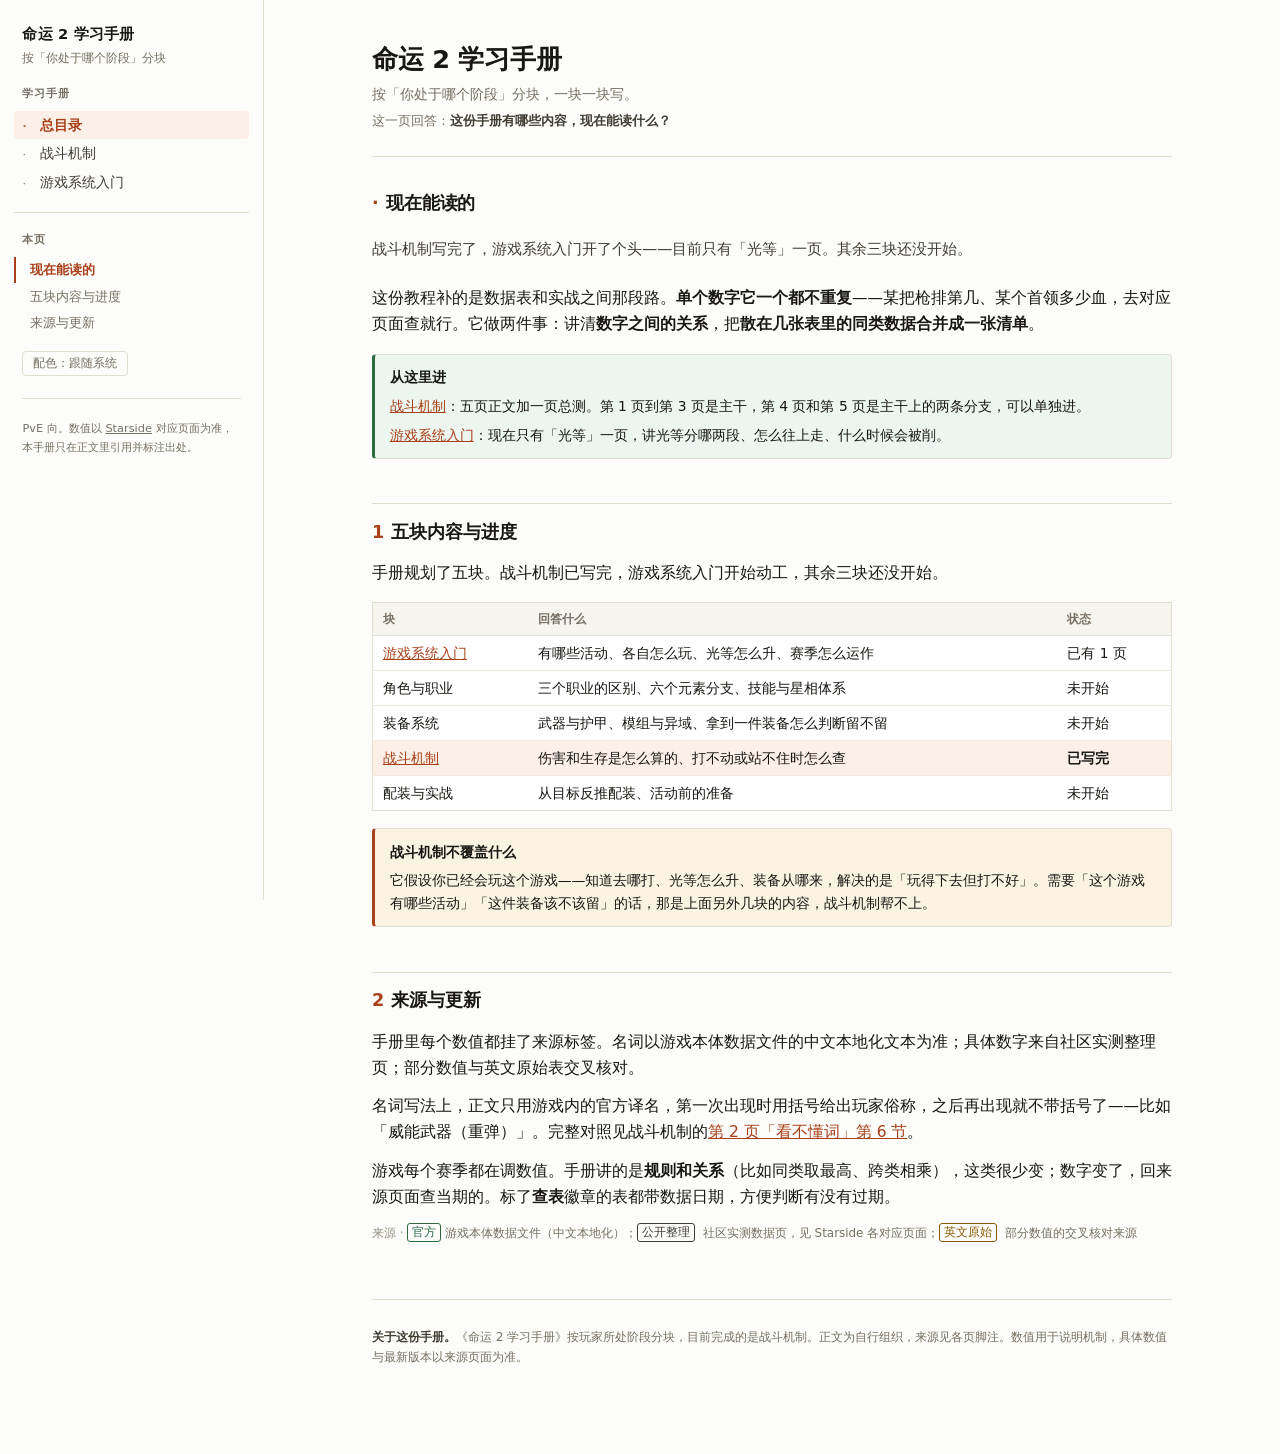
<file: index.html>
<!DOCTYPE html>
<html lang="zh-CN" data-theme="auto">
<head>
<meta charset="utf-8">
<meta name="viewport" content="width=device-width, initial-scale=1">
<title>命运 2 学习手册</title>
<meta name="description" content="《命运 2 学习手册》总目录。按「你处于哪个阶段」分成五块，战斗机制已写完，游戏系统入门已有光等一页。PvE 向。">
<link rel="stylesheet" href="机制教程/assets/style.css">
</head>
<body data-block="home">

<button class="nav-toggle" id="navtoggle" aria-expanded="false">目录</button>

<aside id="side">
  <a class="brand" href="index.html">命运 2 学习手册</a>
  <p class="brand-sub">按「你处于哪个阶段」分块</p>

  <nav class="g-nav">
    <p class="nav-title">学习手册</p>
    <a href="index.html" data-key="home"><span class="k">·</span>总目录</a>
    <a href="机制教程/index.html" data-key="mechanics"><span class="k">·</span>战斗机制</a>
    <a href="系统入门/index.html" data-key="systems"><span class="k">·</span>游戏系统入门</a>
  </nav>

  <nav class="l-nav">
    <p class="nav-title">本页</p>
    <a href="#s0">现在能读的</a>
    <a href="#s1">五块内容与进度</a>
    <a href="#s2">来源与更新</a>
  </nav>

  <button class="theme-btn" id="theme">配色</button>

  <div class="side-foot">
    <p>PvE 向。数值以 <a href="https://starside.work/index.html" target="_blank" rel="noopener">Starside</a> 对应页面为准，本手册只在正文里引用并标注出处。</p>
  </div>
</aside>

<main>
<article>

<h1>命运 2 学习手册</h1>
<p class="subtitle">按「你处于哪个阶段」分块，一块一块写。</p>
<p class="page-ask">这一页回答：<b>这份手册有哪些内容，现在能读什么？</b></p>

<h2 id="s0"><span class="n">·</span>现在能读的</h2>

<p class="lead">战斗机制写完了，游戏系统入门开了个头——目前只有「光等」一页。其余三块还没开始。</p>

<p>这份教程补的是数据表和实战之间那段路。<strong>单个数字它一个都不重复</strong>——某把枪排第几、某个首领多少血，去对应页面查就行。它做两件事：讲清<strong>数字之间的关系</strong>，把<strong>散在几张表里的同类数据合并成一张清单</strong>。</p>

<div class="note ok">
  <span class="h">从这里进</span>
  <p><a href="机制教程/index.html">战斗机制</a>：五页正文加一页总测。第 1 页到第 3 页是主干，第 4 页和第 5 页是主干上的两条分支，可以单独进。</p>
  <p><a href="系统入门/index.html">游戏系统入门</a>：现在只有「光等」一页，讲光等分哪两段、怎么往上走、什么时候会被削。</p>
</div>

<h2 id="s1"><span class="n">1</span>五块内容与进度</h2>

<p>手册规划了五块。战斗机制已写完，游戏系统入门开始动工，其余三块还没开始。</p>

<table>
  <thead>
    <tr><th class="row-col">块</th><th>回答什么</th><th class="state-col">状态</th></tr>
  </thead>
  <tbody>
    <tr><td><a href="系统入门/index.html">游戏系统入门</a></td><td>有哪些活动、各自怎么玩、光等怎么升、赛季怎么运作</td><td>已有 1 页</td></tr>
    <tr><td>角色与职业</td><td>三个职业的区别、六个元素分支、技能与星相体系</td><td>未开始</td></tr>
    <tr><td>装备系统</td><td>武器与护甲、模组与异域、拿到一件装备怎么判断留不留</td><td>未开始</td></tr>
    <tr class="hi"><td><a href="机制教程/index.html">战斗机制</a></td><td>伤害和生存是怎么算的、打不动或站不住时怎么查</td><td><b>已写完</b></td></tr>
    <tr><td>配装与实战</td><td>从目标反推配装、活动前的准备</td><td>未开始</td></tr>
  </tbody>
</table>

<div class="note warn">
  <span class="h">战斗机制不覆盖什么</span>
  <p>它假设你已经会玩这个游戏——知道去哪打、光等怎么升、装备从哪来，解决的是「玩得下去但打不好」。需要「这个游戏有哪些活动」「这件装备该不该留」的话，那是上面另外几块的内容，战斗机制帮不上。</p>
</div>

<h2 id="s2"><span class="n">2</span>来源与更新</h2>

<p>手册里每个数值都挂了来源标签。名词以游戏本体数据文件的中文本地化文本为准；具体数字来自社区实测整理页；部分数值与英文原始表交叉核对。</p>

<p>名词写法上，正文只用游戏内的官方译名，第一次出现时用括号给出玩家俗称，之后再出现就不带括号了——比如「威能武器（重弹）」。完整对照见战斗机制的<a href="机制教程/terms.html#s6">第 2 页「看不懂词」第 6 节</a>。</p>

<p>游戏每个赛季都在调数值。手册讲的是<strong>规则和关系</strong>（比如同类取最高、跨类相乘），这类很少变；数字变了，回来源页面查当期的。标了<strong>查表</strong>徽章的表都带数据日期，方便判断有没有过期。</p>

<span class="src"><span class="t m">官方</span>游戏本体数据文件（中文本地化）；<span class="t">公开整理</span> 社区实测数据页，见 Starside 各对应页面；<span class="t a">英文原始</span> 部分数值的交叉核对来源</span>

<div class="foot">
  <p><strong>关于这份手册。</strong>《命运 2 学习手册》按玩家所处阶段分块，目前完成的是战斗机制。正文为自行组织，来源见各页脚注。数值用于说明机制，具体数值与最新版本以来源页面为准。</p>
</div>

</article>
</main>

<script src="机制教程/assets/nav.js"></script>
</body>
</html>
</file>
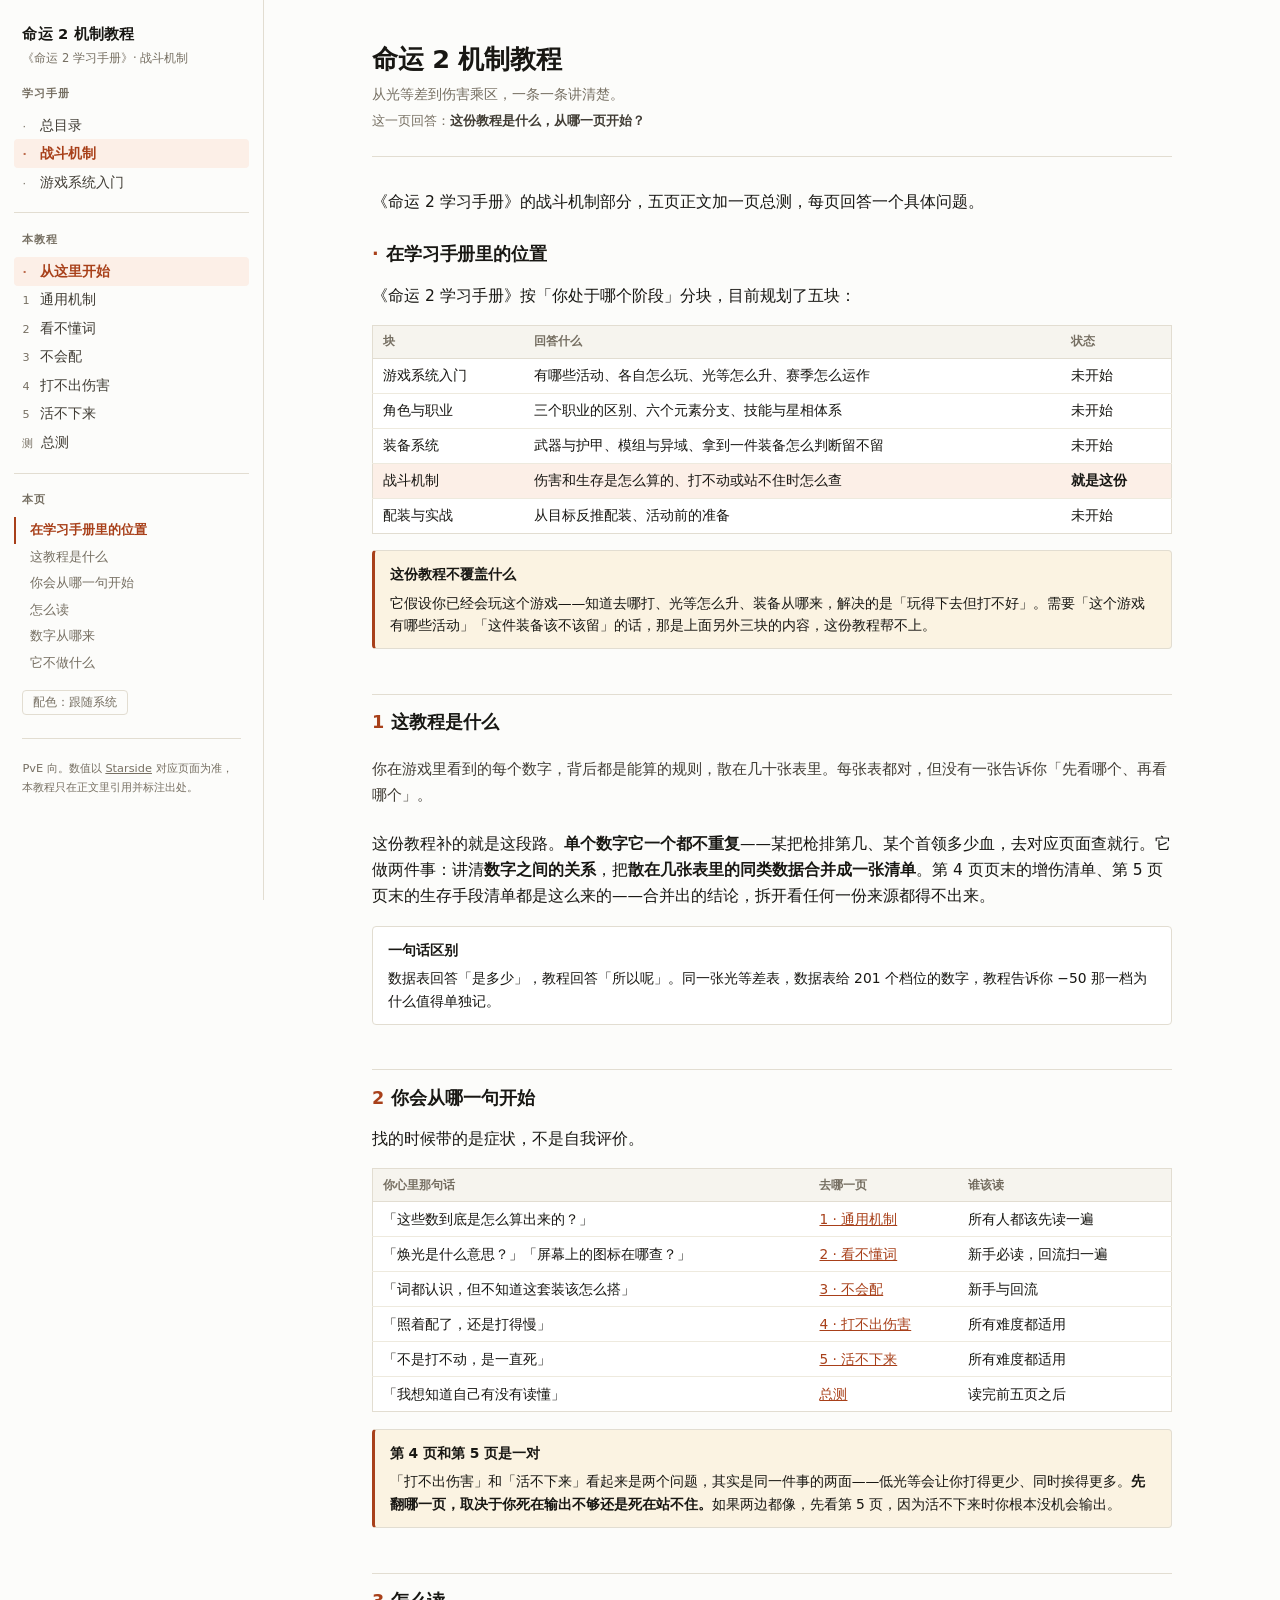
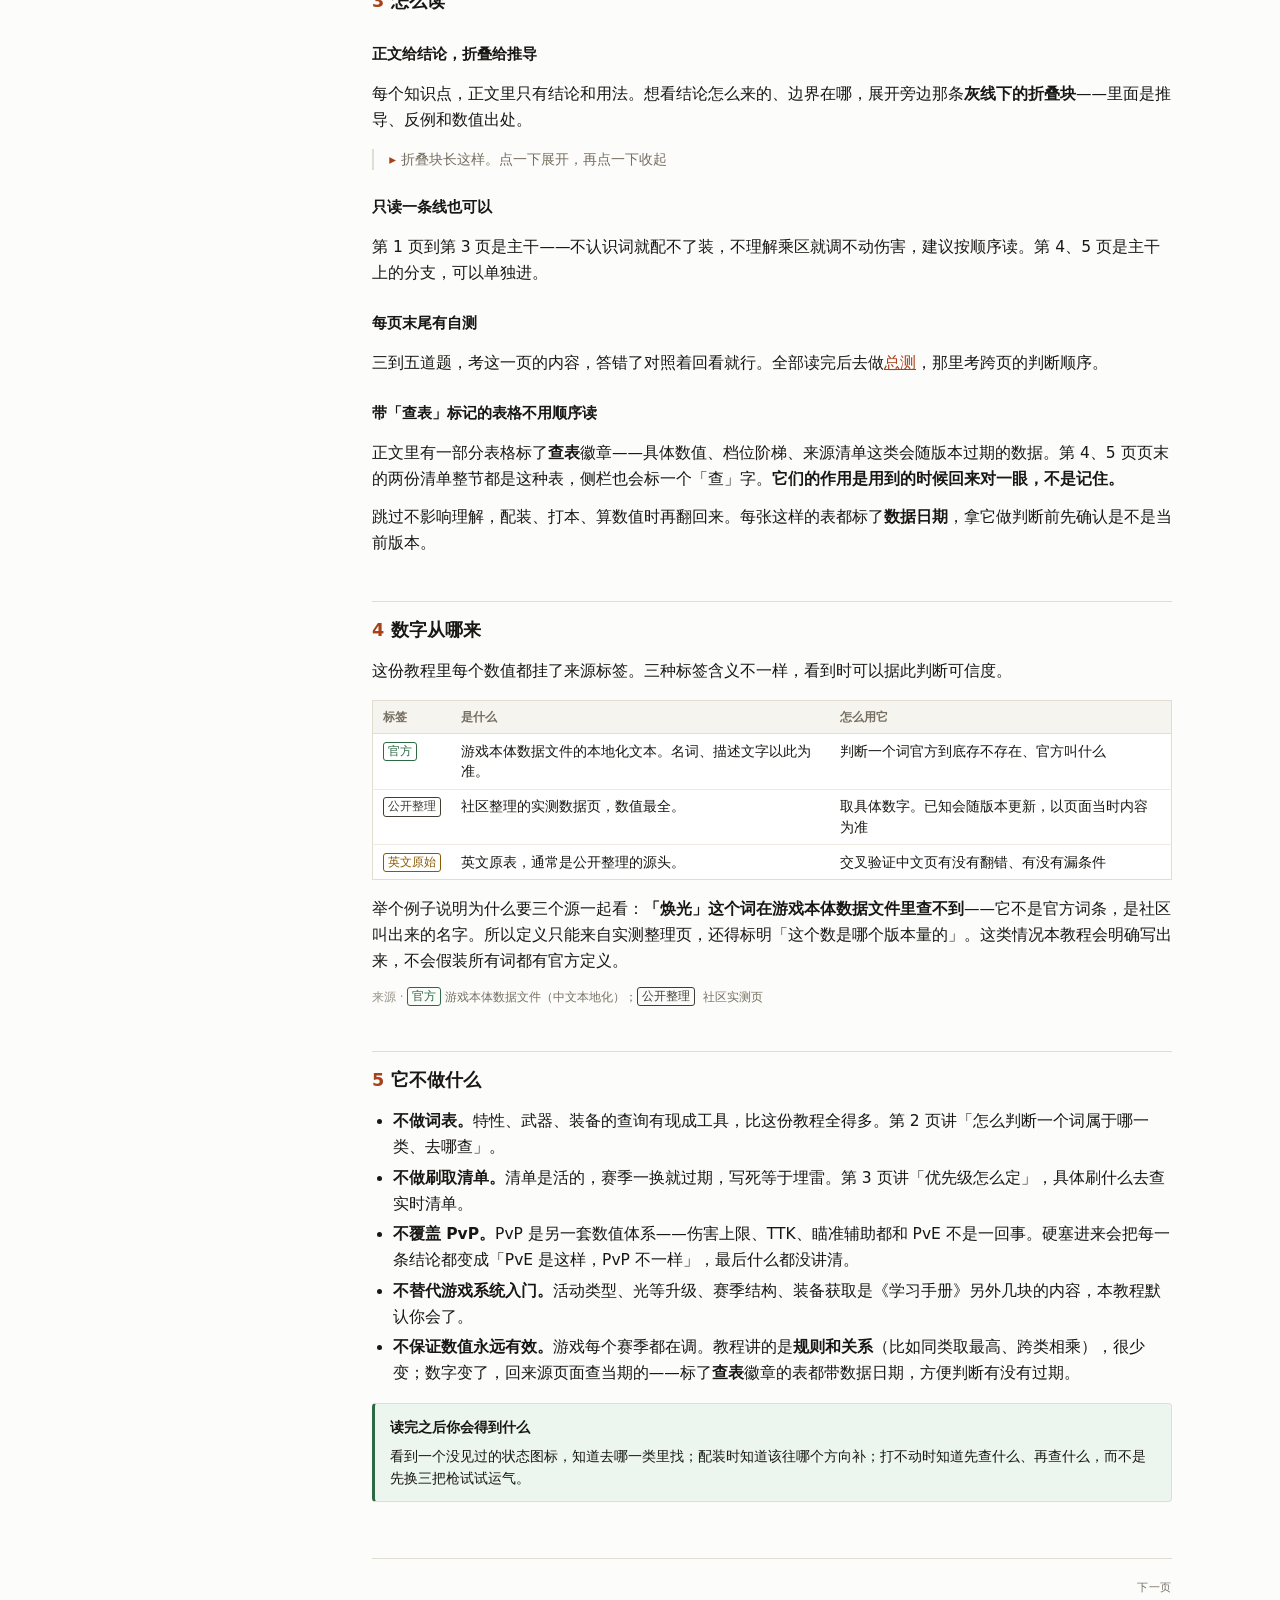
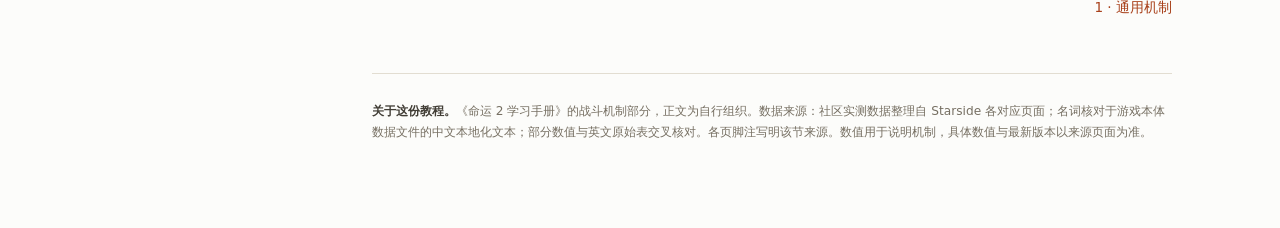
<file: 机制教程/index.html>
<!DOCTYPE html>
<html lang="zh-CN" data-theme="auto">
<head>
<meta charset="utf-8">
<meta name="viewport" content="width=device-width, initial-scale=1">
<title>从这里开始 · 命运 2 机制教程</title>
<meta name="description" content="《命运 2 学习手册》的战斗机制部分。从光等差到伤害乘区，讲清楚每个数字从哪来、什么时候用得上。PvE 向。">
<link rel="stylesheet" href="assets/style.css">
</head>
<body data-block="mechanics" data-page="index">

<button class="nav-toggle" id="navtoggle" aria-expanded="false">目录</button>

<aside id="side">
  <a class="brand" href="index.html">命运 2 机制教程</a>
  <p class="brand-sub">《命运 2 学习手册》· 战斗机制</p>

  <nav class="g-nav">
    <p class="nav-title">学习手册</p>
    <a href="../index.html" data-key="home"><span class="k">·</span>总目录</a>
    <a href="index.html" data-key="mechanics"><span class="k">·</span>战斗机制</a>
    <a href="../系统入门/index.html" data-key="systems"><span class="k">·</span>游戏系统入门</a>
  </nav>

  <nav class="c-nav">
    <p class="nav-title">本教程</p>
    <a href="index.html" data-key="index"><span class="k">·</span>从这里开始</a>
    <a href="mechanics.html" data-key="mechanics"><span class="k">1</span>通用机制</a>
    <a href="terms.html" data-key="terms"><span class="k">2</span>看不懂词</a>
    <a href="build.html" data-key="build"><span class="k">3</span>不会配</a>
    <a href="damage.html" data-key="damage"><span class="k">4</span>打不出伤害</a>
    <a href="survive.html" data-key="survive"><span class="k">5</span>活不下来</a>
    <a href="quiz.html" data-key="quiz"><span class="k">测</span>总测</a>
  </nav>

  <nav class="l-nav">
    <p class="nav-title">本页</p>
    <a href="#s0">在学习手册里的位置</a>
    <a href="#s1">这教程是什么</a>
    <a href="#s2">你会从哪一句开始</a>
    <a href="#s3">怎么读</a>
    <a href="#s4">数字从哪来</a>
    <a href="#s5">它不做什么</a>
  </nav>

  <button class="theme-btn" id="theme">配色</button>

  <div class="side-foot">
    <p>PvE 向。数值以 <a href="https://starside.work/index.html" target="_blank" rel="noopener">Starside</a> 对应页面为准，本教程只在正文里引用并标注出处。</p>
  </div>
</aside>

<main>
<article>

<h1>命运 2 机制教程</h1>
<p class="subtitle">从光等差到伤害乘区，一条一条讲清楚。</p>
<p class="page-ask">这一页回答：<b>这份教程是什么，从哪一页开始？</b></p>
<p>《命运 2 学习手册》的战斗机制部分，五页正文加一页总测，每页回答一个具体问题。</p>

<h2 id="s0"><span class="n">·</span>在学习手册里的位置</h2>

<p>《命运 2 学习手册》按「你处于哪个阶段」分块，目前规划了五块：</p>

<table>
  <thead>
    <tr><th>块</th><th>回答什么</th><th>状态</th></tr>
  </thead>
  <tbody>
    <tr><td>游戏系统入门</td><td>有哪些活动、各自怎么玩、光等怎么升、赛季怎么运作</td><td>未开始</td></tr>
    <tr><td>角色与职业</td><td>三个职业的区别、六个元素分支、技能与星相体系</td><td>未开始</td></tr>
    <tr><td>装备系统</td><td>武器与护甲、模组与异域、拿到一件装备怎么判断留不留</td><td>未开始</td></tr>
    <tr class="hi"><td>战斗机制</td><td>伤害和生存是怎么算的、打不动或站不住时怎么查</td><td><b>就是这份</b></td></tr>
    <tr><td>配装与实战</td><td>从目标反推配装、活动前的准备</td><td>未开始</td></tr>
  </tbody>
</table>

<div class="note warn">
  <span class="h">这份教程不覆盖什么</span>
  <p>它假设你已经会玩这个游戏——知道去哪打、光等怎么升、装备从哪来，解决的是「玩得下去但打不好」。需要「这个游戏有哪些活动」「这件装备该不该留」的话，那是上面另外三块的内容，这份教程帮不上。</p>
</div>

<h2 id="s1"><span class="n">1</span>这教程是什么</h2>

<p class="lead">你在游戏里看到的每个数字，背后都是能算的规则，散在几十张表里。每张表都对，但没有一张告诉你「先看哪个、再看哪个」。</p>

<p>这份教程补的就是这段路。<strong>单个数字它一个都不重复</strong>——某把枪排第几、某个首领多少血，去对应页面查就行。它做两件事：讲清<strong>数字之间的关系</strong>，把<strong>散在几张表里的同类数据合并成一张清单</strong>。第 4 页页末的增伤清单、第 5 页页末的生存手段清单都是这么来的——合并出的结论，拆开看任何一份来源都得不出来。</p>

<div class="note">
  <span class="h">一句话区别</span>
  <p>数据表回答「是多少」，教程回答「所以呢」。同一张光等差表，数据表给 201 个档位的数字，教程告诉你 −50 那一档为什么值得单独记。</p>
</div>

<h2 id="s2"><span class="n">2</span>你会从哪一句开始</h2>

<p>找的时候带的是症状，不是自我评价。</p>

<table>
  <thead>
    <tr><th>你心里那句话</th><th>去哪一页</th><th>谁该读</th></tr>
  </thead>
  <tbody>
    <tr>
      <td>「这些数到底是怎么算出来的？」</td>
      <td><a href="mechanics.html">1 · 通用机制</a></td>
      <td>所有人都该先读一遍</td>
    </tr>
    <tr>
      <td>「焕光是什么意思？」「屏幕上的图标在哪查？」</td>
      <td><a href="terms.html">2 · 看不懂词</a></td>
      <td>新手必读，回流扫一遍</td>
    </tr>
    <tr>
      <td>「词都认识，但不知道这套装该怎么搭」</td>
      <td><a href="build.html">3 · 不会配</a></td>
      <td>新手与回流</td>
    </tr>
    <tr>
      <td>「照着配了，还是打得慢」</td>
      <td><a href="damage.html">4 · 打不出伤害</a></td>
      <td>所有难度都适用</td>
    </tr>
    <tr>
      <td>「不是打不动，是一直死」</td>
      <td><a href="survive.html">5 · 活不下来</a></td>
      <td>所有难度都适用</td>
    </tr>
    <tr>
      <td>「我想知道自己有没有读懂」</td>
      <td><a href="quiz.html">总测</a></td>
      <td>读完前五页之后</td>
    </tr>
  </tbody>
</table>

<div class="note warn">
  <span class="h">第 4 页和第 5 页是一对</span>
  <p>「打不出伤害」和「活不下来」看起来是两个问题，其实是同一件事的两面——低光等会让你打得更少、同时挨得更多。<strong>先翻哪一页，取决于你死在输出不够还是死在站不住。</strong>如果两边都像，先看第 5 页，因为活不下来时你根本没机会输出。</p>
</div>

<h2 id="s3"><span class="n">3</span>怎么读</h2>

<h3>正文给结论，折叠给推导</h3>
<p>每个知识点，正文里只有结论和用法。想看结论怎么来的、边界在哪，展开旁边那条<strong>灰线下的折叠块</strong>——里面是推导、反例和数值出处。</p>

<details class="deep">
  <summary>折叠块长这样。点一下展开，再点一下收起</summary>
  <p>里面通常是三类东西：<strong>推导</strong>（这个数是怎么从表里读出来的）、<strong>边界</strong>（什么情况下这个结论不成立）、<strong>核对</strong>（我拿什么交叉验过）。</p>
  <p>只想知道结论的话，跳过所有折叠块不影响理解。想深究的时候它们还在原地。</p>
</details>

<h3>只读一条线也可以</h3>
<p>第 1 页到第 3 页是主干——不认识词就配不了装，不理解乘区就调不动伤害，建议按顺序读。第 4、5 页是主干上的分支，可以单独进。</p>

<h3>每页末尾有自测</h3>
<p>三到五道题，考这一页的内容，答错了对照着回看就行。全部读完后去做<a href="quiz.html">总测</a>，那里考跨页的判断顺序。</p>

<h3>带「查表」标记的表格不用顺序读</h3>
<p>正文里有一部分表格标了<strong>查表</strong>徽章——具体数值、档位阶梯、来源清单这类会随版本过期的数据。第 4、5 页页末的两份清单整节都是这种表，侧栏也会标一个「查」字。<strong>它们的作用是用到的时候回来对一眼，不是记住。</strong></p>
<p>跳过不影响理解，配装、打本、算数值时再翻回来。每张这样的表都标了<strong>数据日期</strong>，拿它做判断前先确认是不是当前版本。</p>

<h2 id="s4"><span class="n">4</span>数字从哪来</h2>

<p>这份教程里每个数值都挂了来源标签。三种标签含义不一样，看到时可以据此判断可信度。</p>

<table>
  <thead>
    <tr><th>标签</th><th>是什么</th><th>怎么用它</th></tr>
  </thead>
  <tbody>
    <tr>
      <td><span class="t m">官方</span></td>
      <td>游戏本体数据文件的本地化文本。名词、描述文字以此为准。</td>
      <td>判断一个词官方到底存不存在、官方叫什么</td>
    </tr>
    <tr>
      <td><span class="t">公开整理</span></td>
      <td>社区整理的实测数据页，数值最全。</td>
      <td>取具体数字。已知会随版本更新，以页面当时内容为准</td>
    </tr>
    <tr>
      <td><span class="t a">英文原始</span></td>
      <td>英文原表，通常是公开整理的源头。</td>
      <td>交叉验证中文页有没有翻错、有没有漏条件</td>
    </tr>
  </tbody>
</table>

<p>举个例子说明为什么要三个源一起看：<strong>「焕光」这个词在游戏本体数据文件里查不到</strong>——它不是官方词条，是社区叫出来的名字。所以定义只能来自实测整理页，还得标明「这个数是哪个版本量的」。这类情况本教程会明确写出来，不会假装所有词都有官方定义。</p>

<span class="src"><span class="t m">官方</span>游戏本体数据文件（中文本地化）；<span class="t">公开整理</span> 社区实测页</span>

<h2 id="s5"><span class="n">5</span>它不做什么</h2>

<ul>
  <li><strong>不做词表。</strong>特性、武器、装备的查询有现成工具，比这份教程全得多。第 2 页讲「怎么判断一个词属于哪一类、去哪查」。</li>
  <li><strong>不做刷取清单。</strong>清单是活的，赛季一换就过期，写死等于埋雷。第 3 页讲「优先级怎么定」，具体刷什么去查实时清单。</li>
  <li><strong>不覆盖 PvP。</strong>PvP 是另一套数值体系——伤害上限、TTK、瞄准辅助都和 PvE 不是一回事。硬塞进来会把每一条结论都变成「PvE 是这样，PvP 不一样」，最后什么都没讲清。</li>
  <li><strong>不替代游戏系统入门。</strong>活动类型、光等升级、赛季结构、装备获取是《学习手册》另外几块的内容，本教程默认你会了。</li>
  <li><strong>不保证数值永远有效。</strong>游戏每个赛季都在调。教程讲的是<strong>规则和关系</strong>（比如同类取最高、跨类相乘），很少变；数字变了，回来源页面查当期的——标了<strong>查表</strong>徽章的表都带数据日期，方便判断有没有过期。</li>
</ul>

<div class="note ok">
  <span class="h">读完之后你会得到什么</span>
  <p>看到一个没见过的状态图标，知道去哪一类里找；配装时知道该往哪个方向补；打不动时知道先查什么、再查什么，而不是先换三把枪试试运气。</p>
</div>

<div class="pager">
  <a class="next" href="mechanics.html">
    <span class="dir">下一页</span>
    1 · 通用机制
  </a>
</div>

</article>

<div class="foot">
  <p><strong>关于这份教程。</strong>《命运 2 学习手册》的战斗机制部分，正文为自行组织。数据来源：社区实测数据整理自 Starside 各对应页面；名词核对于游戏本体数据文件的中文本地化文本；部分数值与英文原始表交叉核对。各页脚注写明该节来源。数值用于说明机制，具体数值与最新版本以来源页面为准。</p>
</div>
</main>

<script src="assets/nav.js"></script>
</body>
</html>
</file>
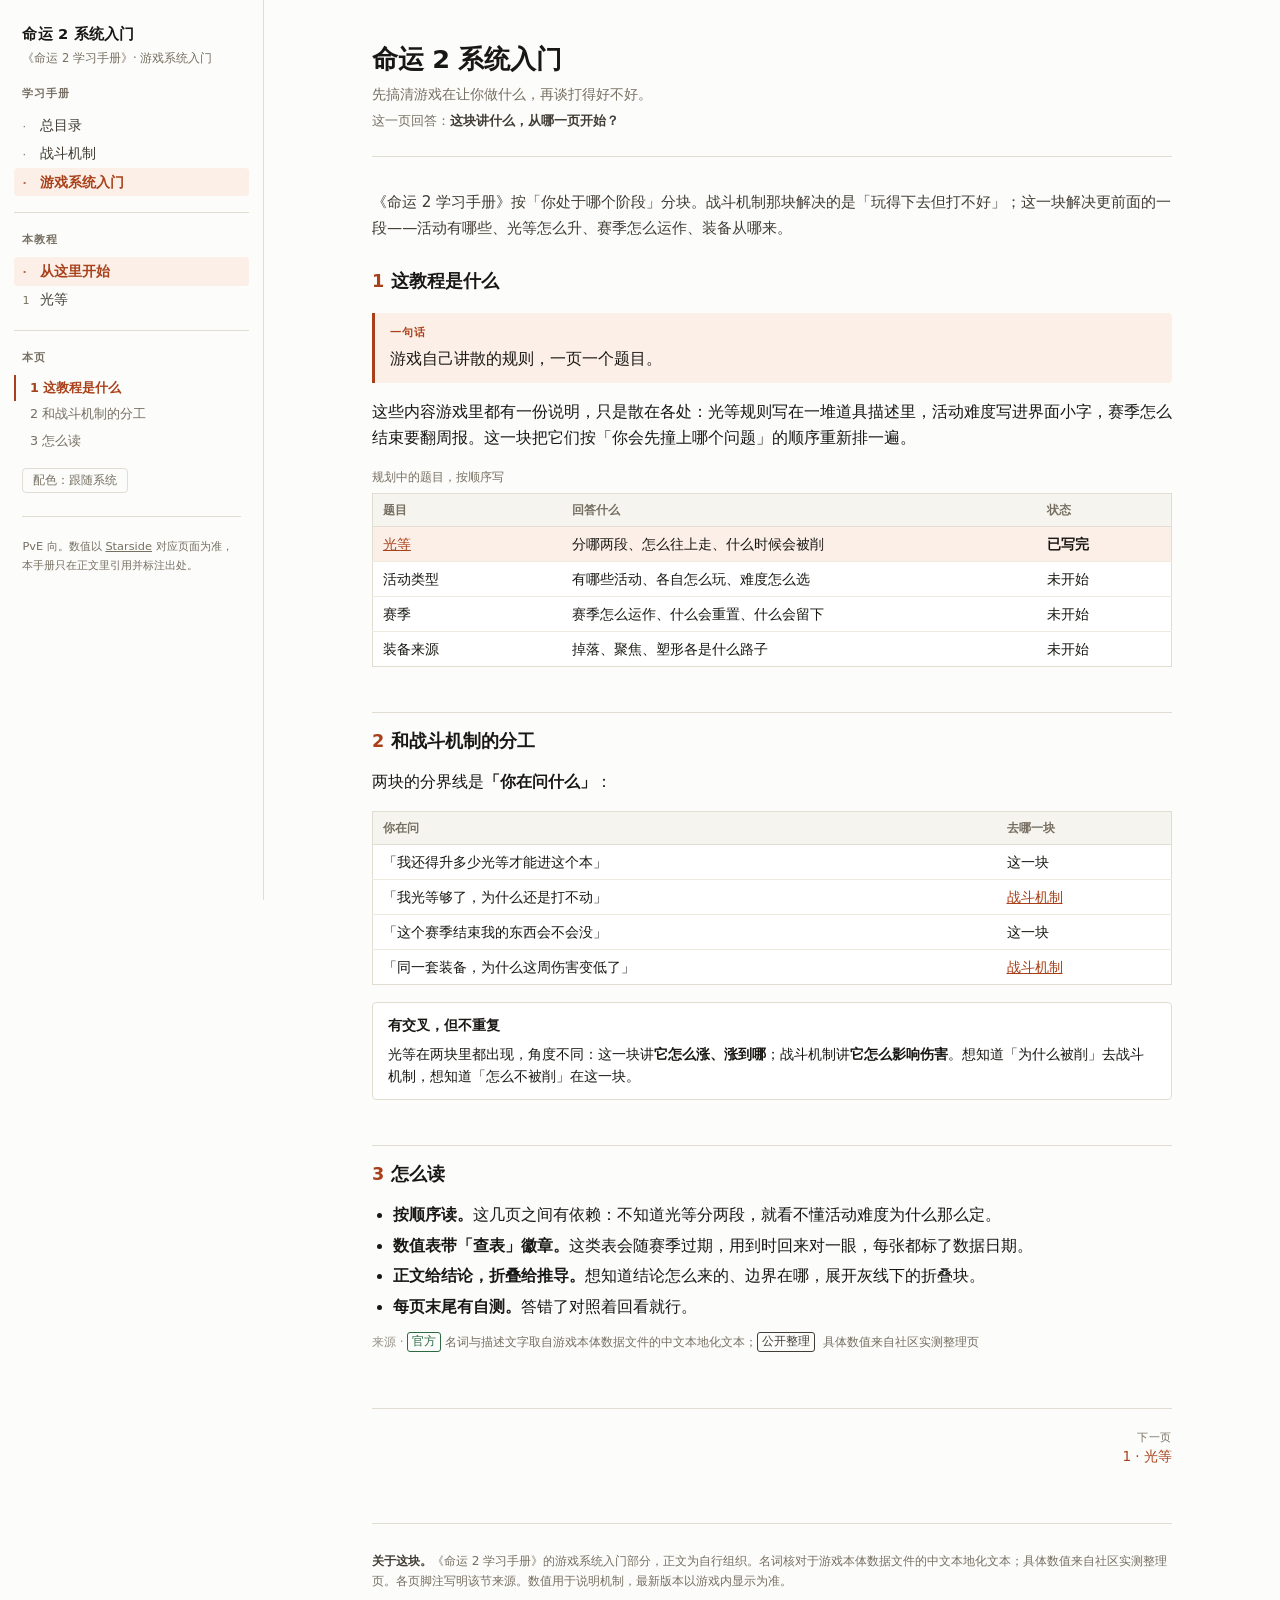
<file: 系统入门/index.html>
<!DOCTYPE html>
<html lang="zh-CN" data-theme="auto">
<head>
<meta charset="utf-8">
<meta name="viewport" content="width=device-width, initial-scale=1">
<title>从这里开始 · 命运 2 系统入门</title>
<meta name="description" content="《命运 2 学习手册》的游戏系统入门部分。先讲光等，再讲活动、赛季和装备从哪来。PvE 向。">
<link rel="stylesheet" href="../机制教程/assets/style.css">
</head>
<body data-block="systems" data-page="index">

<button class="nav-toggle" id="navtoggle" aria-expanded="false">目录</button>

<aside id="side">
  <a class="brand" href="index.html">命运 2 系统入门</a>
  <p class="brand-sub">《命运 2 学习手册》· 游戏系统入门</p>

  <nav class="g-nav">
    <p class="nav-title">学习手册</p>
    <a href="../index.html" data-key="home"><span class="k">·</span>总目录</a>
    <a href="../机制教程/index.html" data-key="mechanics"><span class="k">·</span>战斗机制</a>
    <a href="index.html" data-key="systems"><span class="k">·</span>游戏系统入门</a>
  </nav>

  <nav class="c-nav">
    <p class="nav-title">本教程</p>
    <a href="index.html" data-key="index"><span class="k">·</span>从这里开始</a>
    <a href="power.html" data-key="power"><span class="k">1</span>光等</a>
  </nav>

  <nav class="l-nav">
    <p class="nav-title">本页</p>
    <a href="#s1">1 这教程是什么</a>
    <a href="#s2">2 和战斗机制的分工</a>
    <a href="#s3">3 怎么读</a>
  </nav>

  <button class="theme-btn" id="theme">配色</button>

  <div class="side-foot">
    <p>PvE 向。数值以 <a href="https://starside.work/index.html" target="_blank" rel="noopener">Starside</a> 对应页面为准，本手册只在正文里引用并标注出处。</p>
  </div>
</aside>

<main>
<article>

<h1>命运 2 系统入门</h1>
<p class="subtitle">先搞清游戏在让你做什么，再谈打得好不好。</p>
<p class="page-ask">这一页回答：<b>这块讲什么，从哪一页开始？</b></p>

<p class="lead">《命运 2 学习手册》按「你处于哪个阶段」分块。战斗机制那块解决的是「玩得下去但打不好」；这一块解决更前面的一段——活动有哪些、光等怎么升、赛季怎么运作、装备从哪来。</p>

<h2 id="s1"><span class="n">1</span>这教程是什么</h2>

<div class="oneline">
  <p><span class="tag">一句话</span>游戏自己讲散的规则，一页一个题目。</p>
</div>

<p>这些内容游戏里都有一份说明，只是散在各处：光等规则写在一堆道具描述里，活动难度写进界面小字，赛季怎么结束要翻周报。这一块把它们按「你会先撞上哪个问题」的顺序重新排一遍。</p>

<table>
  <caption>规划中的题目，按顺序写</caption>
  <thead>
    <tr><th class="row-col">题目</th><th>回答什么</th><th class="state-col">状态</th></tr>
  </thead>
  <tbody>
    <tr class="hi"><td><a href="power.html">光等</a></td><td>分哪两段、怎么往上走、什么时候会被削</td><td><b>已写完</b></td></tr>
    <tr><td>活动类型</td><td>有哪些活动、各自怎么玩、难度怎么选</td><td>未开始</td></tr>
    <tr><td>赛季</td><td>赛季怎么运作、什么会重置、什么会留下</td><td>未开始</td></tr>
    <tr><td>装备来源</td><td>掉落、聚焦、塑形各是什么路子</td><td>未开始</td></tr>
  </tbody>
</table>

<h2 id="s2"><span class="n">2</span>和战斗机制的分工</h2>

<p>两块的分界线是<strong>「你在问什么」</strong>：</p>

<table>
  <thead>
    <tr><th>你在问</th><th>去哪一块</th></tr>
  </thead>
  <tbody>
    <tr><td>「我还得升多少光等才能进这个本」</td><td>这一块</td></tr>
    <tr><td>「我光等够了，为什么还是打不动」</td><td><a href="../机制教程/index.html">战斗机制</a></td></tr>
    <tr><td>「这个赛季结束我的东西会不会没」</td><td>这一块</td></tr>
    <tr><td>「同一套装备，为什么这周伤害变低了」</td><td><a href="../机制教程/index.html">战斗机制</a></td></tr>
  </tbody>
</table>

<div class="note">
  <span class="h">有交叉，但不重复</span>
  <p>光等在两块里都出现，角度不同：这一块讲<strong>它怎么涨、涨到哪</strong>；战斗机制讲<strong>它怎么影响伤害</strong>。想知道「为什么被削」去战斗机制，想知道「怎么不被削」在这一块。</p>
</div>

<h2 id="s3"><span class="n">3</span>怎么读</h2>

<ul>
  <li><strong>按顺序读。</strong>这几页之间有依赖：不知道光等分两段，就看不懂活动难度为什么那么定。</li>
  <li><strong>数值表带「查表」徽章。</strong>这类表会随赛季过期，用到时回来对一眼，每张都标了数据日期。</li>
  <li><strong>正文给结论，折叠给推导。</strong>想知道结论怎么来的、边界在哪，展开灰线下的折叠块。</li>
  <li><strong>每页末尾有自测。</strong>答错了对照着回看就行。</li>
</ul>

<span class="src"><span class="t m">官方</span>名词与描述文字取自游戏本体数据文件的中文本地化文本；<span class="t">公开整理</span> 具体数值来自社区实测整理页</span>

<div class="pager">
  <a class="next" href="power.html">
    <span class="dir">下一页</span>
    1 · 光等
  </a>
</div>

</article>

<div class="foot">
  <p><strong>关于这块。</strong>《命运 2 学习手册》的游戏系统入门部分，正文为自行组织。名词核对于游戏本体数据文件的中文本地化文本；具体数值来自社区实测整理页。各页脚注写明该节来源。数值用于说明机制，最新版本以游戏内显示为准。</p>
</div>
</main>

<script src="../机制教程/assets/nav.js"></script>
</body>
</html>
</file>
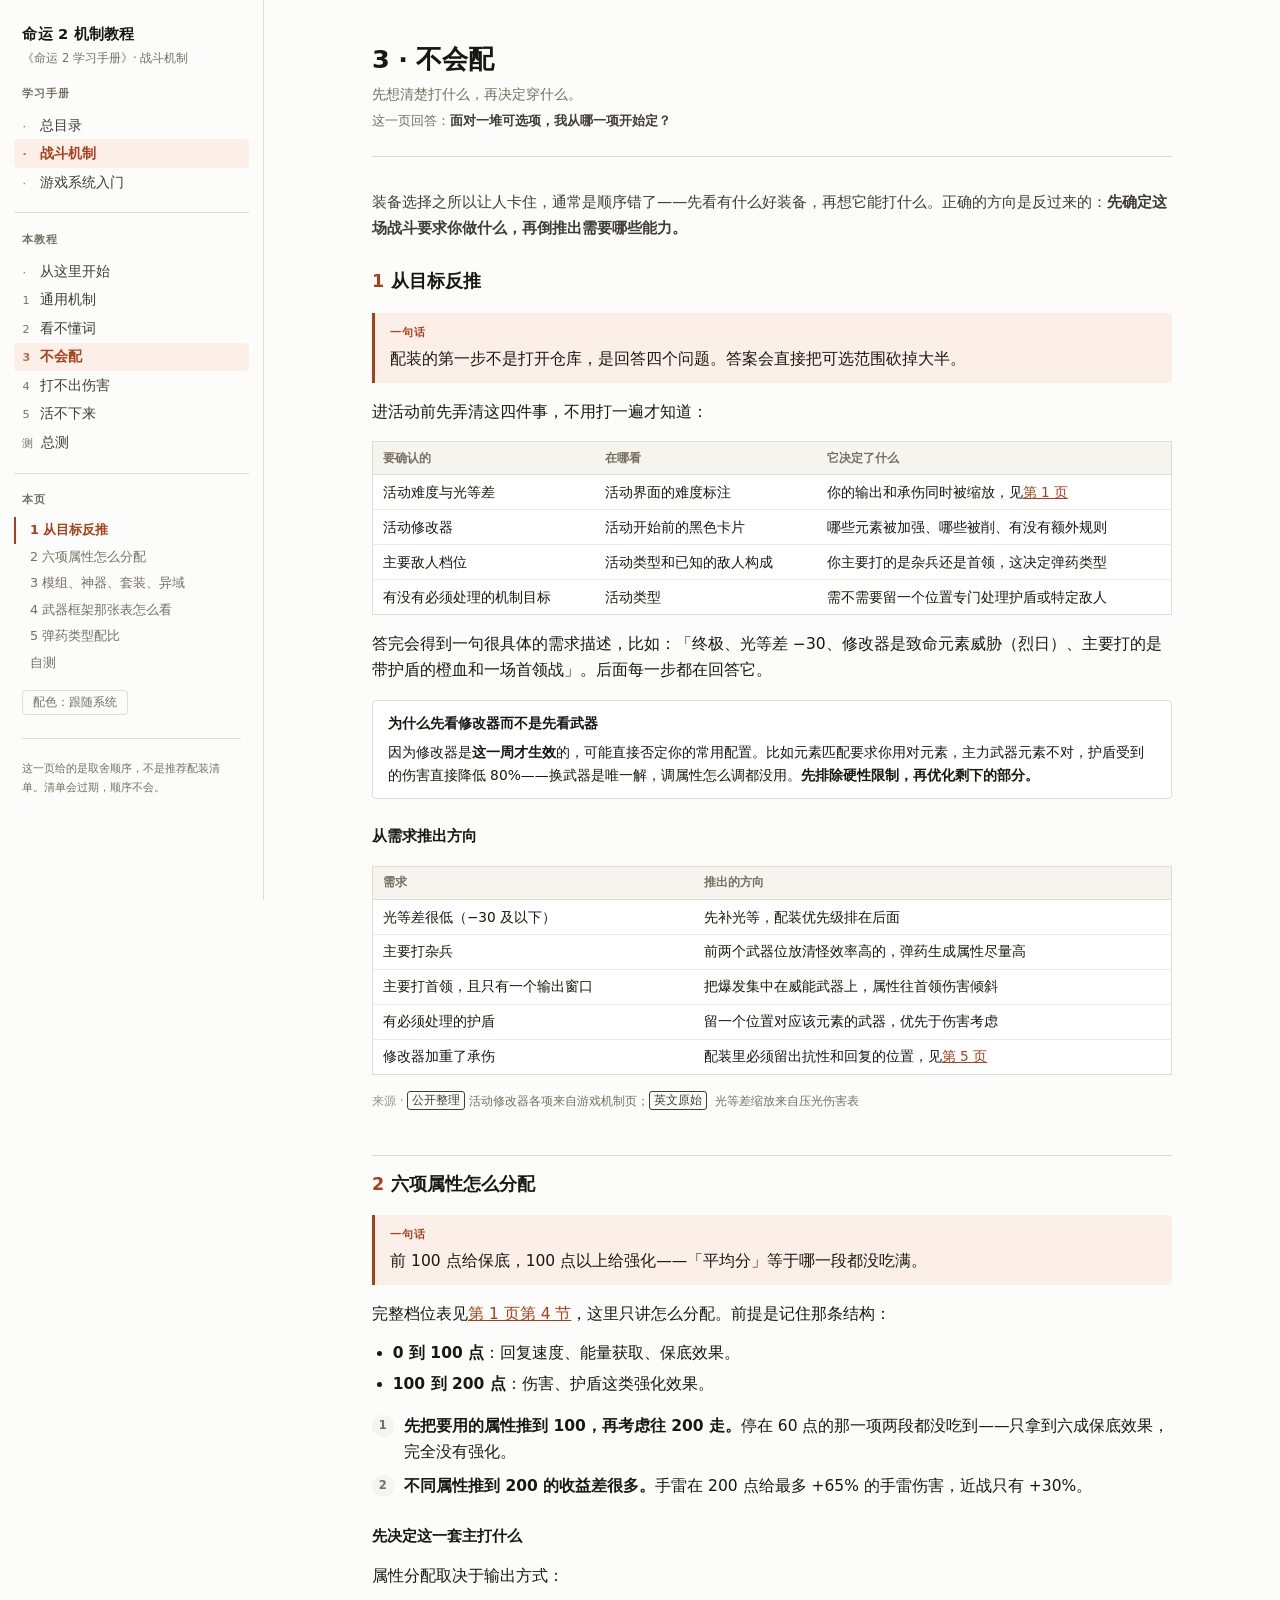
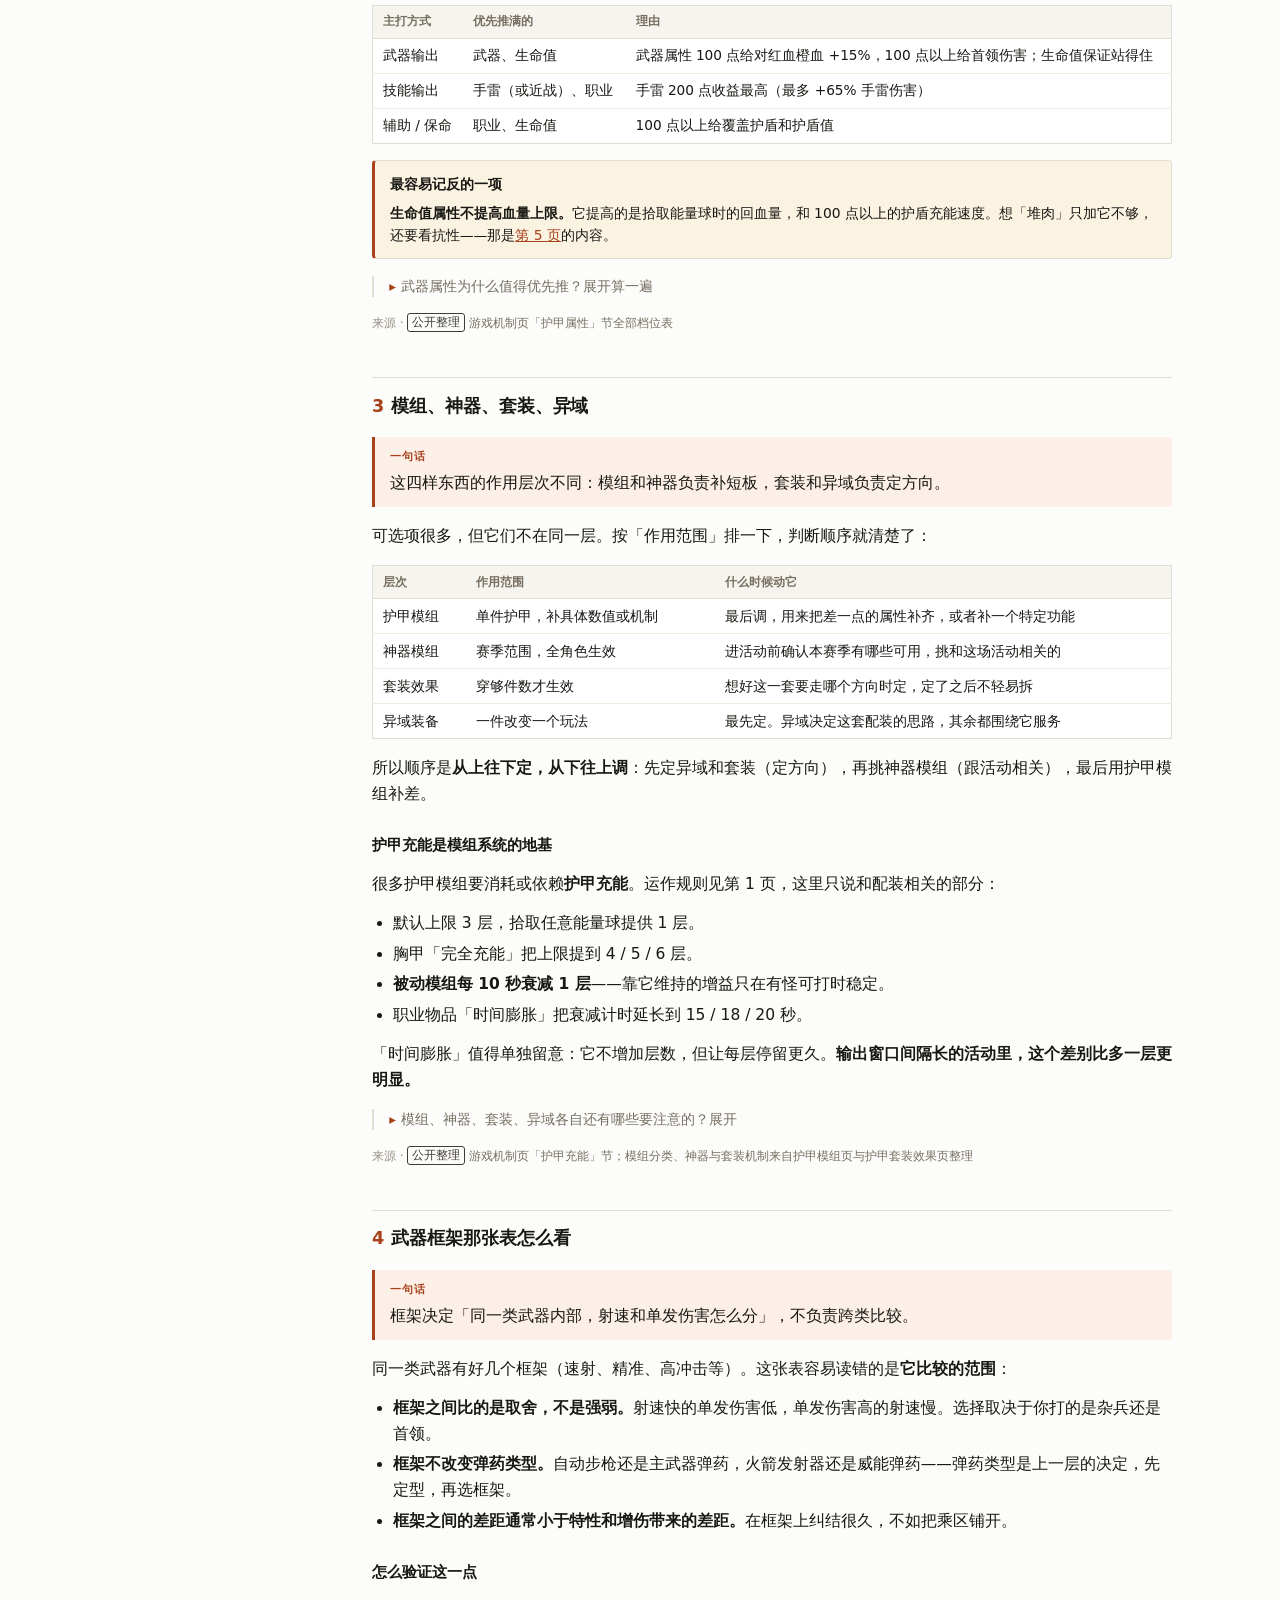
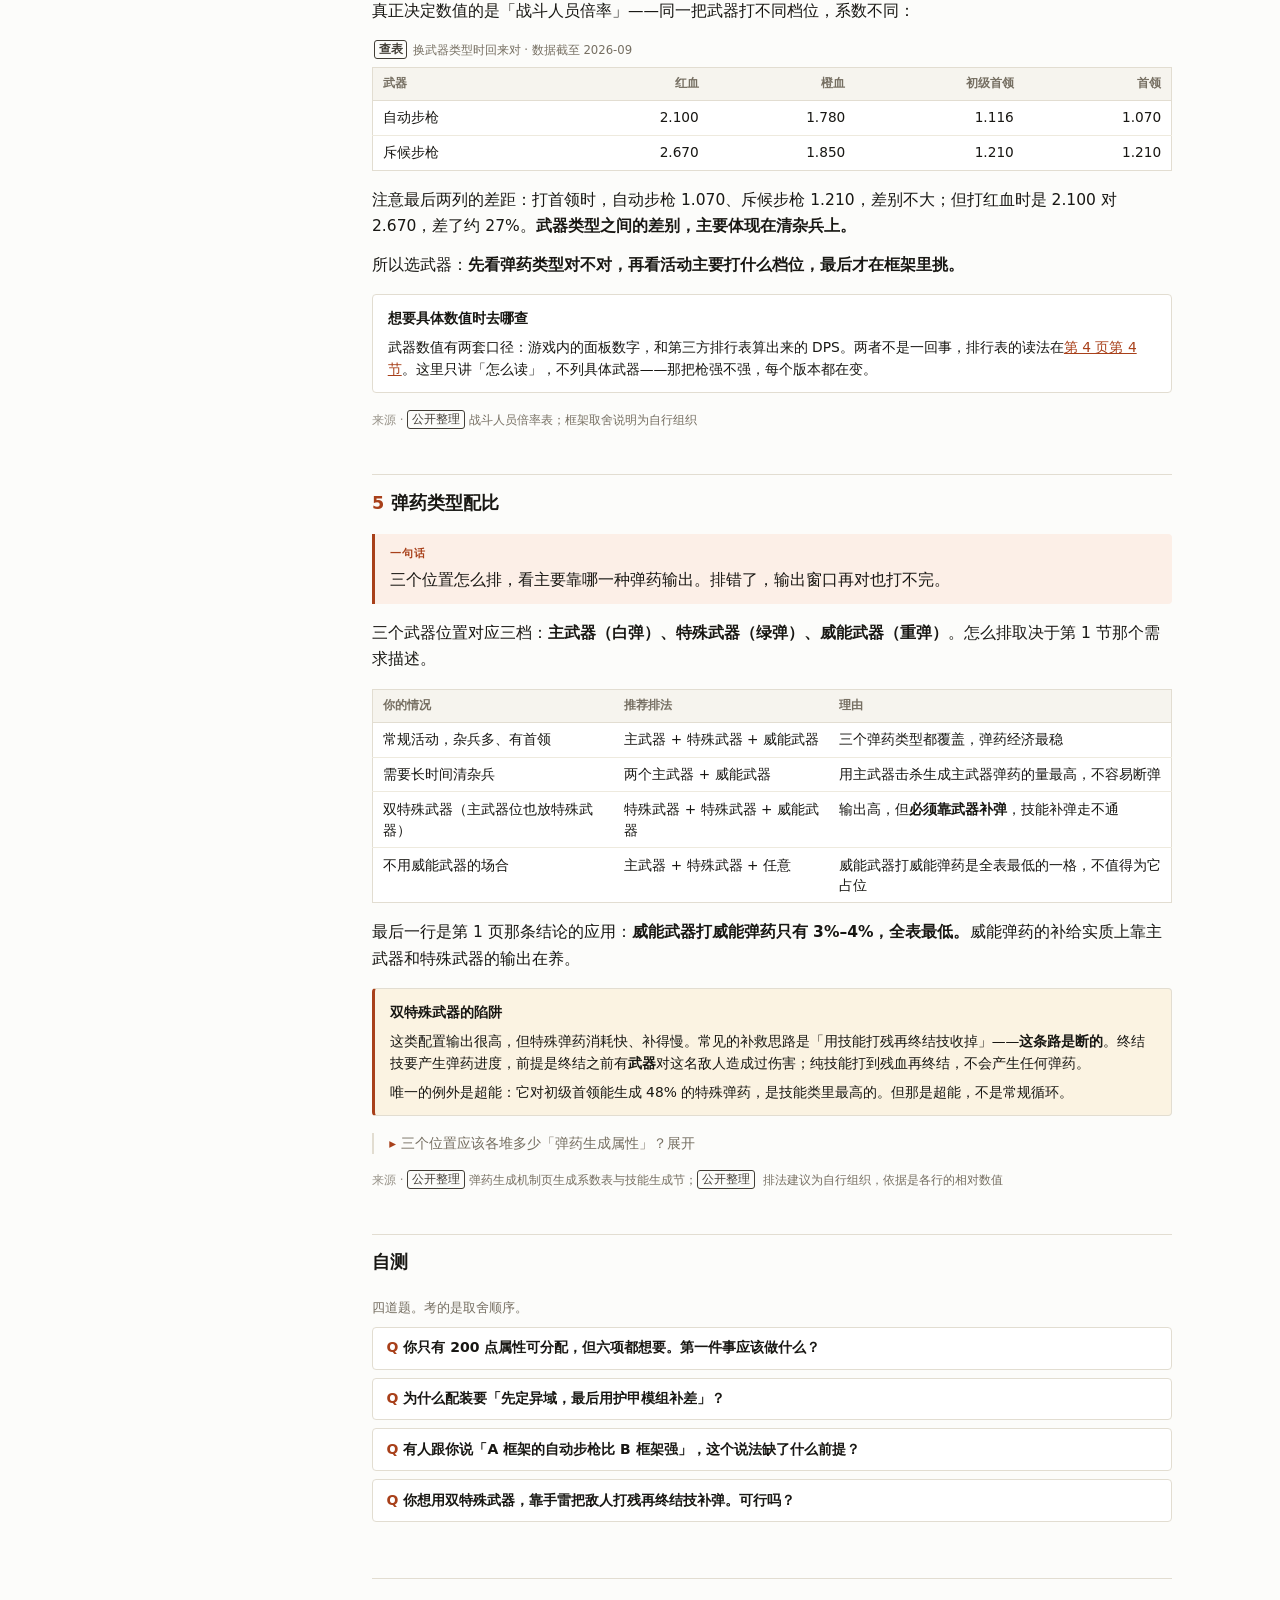
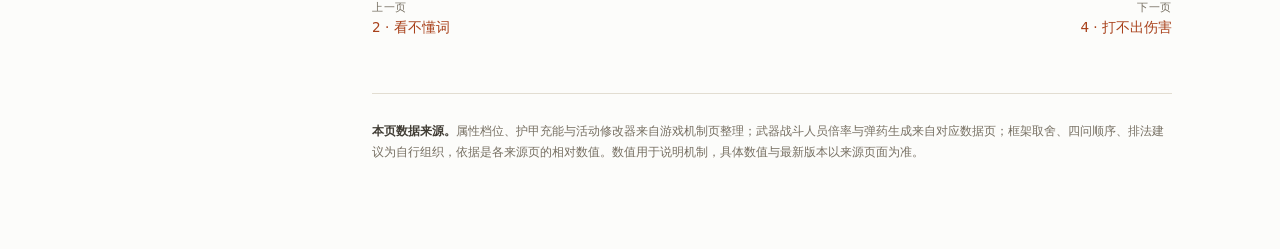
<file: 机制教程/build.html>
<!DOCTYPE html>
<html lang="zh-CN" data-theme="auto">
<head>
<meta charset="utf-8">
<meta name="viewport" content="width=device-width, initial-scale=1">
<title>3 · 不会配 · 命运 2 机制教程</title>
<meta name="description" content="从目标反推配装：先确定打什么，再决定武器、属性和模组。">
<link rel="stylesheet" href="assets/style.css">
</head>
<body data-block="mechanics" data-page="build">

<button class="nav-toggle" id="navtoggle" aria-expanded="false">目录</button>

<aside id="side">
  <a class="brand" href="index.html">命运 2 机制教程</a>
  <p class="brand-sub">《命运 2 学习手册》· 战斗机制</p>

  <nav class="g-nav">
    <p class="nav-title">学习手册</p>
    <a href="../index.html" data-key="home"><span class="k">·</span>总目录</a>
    <a href="index.html" data-key="mechanics"><span class="k">·</span>战斗机制</a>
    <a href="../系统入门/index.html" data-key="systems"><span class="k">·</span>游戏系统入门</a>
  </nav>

  <nav class="c-nav">
    <p class="nav-title">本教程</p>
    <a href="index.html" data-key="index"><span class="k">·</span>从这里开始</a>
    <a href="mechanics.html" data-key="mechanics"><span class="k">1</span>通用机制</a>
    <a href="terms.html" data-key="terms"><span class="k">2</span>看不懂词</a>
    <a href="build.html" data-key="build"><span class="k">3</span>不会配</a>
    <a href="damage.html" data-key="damage"><span class="k">4</span>打不出伤害</a>
    <a href="survive.html" data-key="survive"><span class="k">5</span>活不下来</a>
    <a href="quiz.html" data-key="quiz"><span class="k">测</span>总测</a>
  </nav>

  <nav class="l-nav">
    <p class="nav-title">本页</p>
    <a href="#s1">1 从目标反推</a>
    <a href="#s2">2 六项属性怎么分配</a>
    <a href="#s3">3 模组、神器、套装、异域</a>
    <a href="#s4">4 武器框架那张表怎么看</a>
    <a href="#s5">5 弹药类型配比</a>
    <a href="#quiz">自测</a>
  </nav>

  <button class="theme-btn" id="theme">配色</button>

  <div class="side-foot">
    <p>这一页给的是取舍顺序，不是推荐配装清单。清单会过期，顺序不会。</p>
  </div>
</aside>

<main>
<article>

<h1>3 · 不会配</h1>
<p class="subtitle">先想清楚打什么，再决定穿什么。</p>
<p class="page-ask">这一页回答：<b>面对一堆可选项，我从哪一项开始定？</b></p>

<p class="lead">装备选择之所以让人卡住，通常是顺序错了——先看有什么好装备，再想它能打什么。正确的方向是反过来的：<strong>先确定这场战斗要求你做什么，再倒推出需要哪些能力。</strong></p>

<h2 id="s1"><span class="n">1</span>从目标反推</h2>

<div class="oneline">
  <p><span class="tag">一句话</span>配装的第一步不是打开仓库，是回答四个问题。答案会直接把可选范围砍掉大半。</p>
</div>

<p>进活动前先弄清这四件事，不用打一遍才知道：</p>

<table>
  <thead>
    <tr><th>要确认的</th><th>在哪看</th><th>它决定了什么</th></tr>
  </thead>
  <tbody>
    <tr><td>活动难度与光等差</td><td>活动界面的难度标注</td><td>你的输出和承伤同时被缩放，见<a href="mechanics.html">第 1 页</a></td></tr>
    <tr><td>活动修改器</td><td>活动开始前的黑色卡片</td><td>哪些元素被加强、哪些被削、有没有额外规则</td></tr>
    <tr><td>主要敌人档位</td><td>活动类型和已知的敌人构成</td><td>你主要打的是杂兵还是首领，这决定弹药类型</td></tr>
    <tr><td>有没有必须处理的机制目标</td><td>活动类型</td><td>需不需要留一个位置专门处理护盾或特定敌人</td></tr>
  </tbody>
</table>

<p>答完会得到一句很具体的需求描述，比如：「终极、光等差 −30、修改器是致命元素威胁（烈日）、主要打的是带护盾的橙血和一场首领战」。后面每一步都在回答它。</p>

<div class="note">
  <span class="h">为什么先看修改器而不是先看武器</span>
  <p>因为修改器是<strong>这一周才生效</strong>的，可能直接否定你的常用配置。比如元素匹配要求你用对元素，主力武器元素不对，护盾受到的伤害直接降低 80%——换武器是唯一解，调属性怎么调都没用。<strong>先排除硬性限制，再优化剩下的部分。</strong></p>
</div>

<h3>从需求推出方向</h3>

<table>
  <thead>
    <tr><th>需求</th><th>推出的方向</th></tr>
  </thead>
  <tbody>
    <tr><td>光等差很低（−30 及以下）</td><td>先补光等，配装优先级排在后面</td></tr>
    <tr><td>主要打杂兵</td><td>前两个武器位放清怪效率高的，弹药生成属性尽量高</td></tr>
    <tr><td>主要打首领，且只有一个输出窗口</td><td>把爆发集中在威能武器上，属性往首领伤害倾斜</td></tr>
    <tr><td>有必须处理的护盾</td><td>留一个位置对应该元素的武器，优先于伤害考虑</td></tr>
    <tr><td>修改器加重了承伤</td><td>配装里必须留出抗性和回复的位置，见<a href="survive.html">第 5 页</a></td></tr>
  </tbody>
</table>

<span class="src"><span class="t">公开整理</span>活动修改器各项来自游戏机制页；<span class="t">英文原始</span> 光等差缩放来自压光伤害表</span>

<h2 id="s2"><span class="n">2</span>六项属性怎么分配</h2>

<div class="oneline">
  <p><span class="tag">一句话</span>前 100 点给保底，100 点以上给强化——「平均分」等于哪一段都没吃满。</p>
</div>

<p>完整档位表见<a href="mechanics.html#s4">第 1 页第 4 节</a>，这里只讲怎么分配。前提是记住那条结构：</p>

<ul>
  <li><strong>0 到 100 点</strong>：回复速度、能量获取、保底效果。</li>
  <li><strong>100 到 200 点</strong>：伤害、护盾这类强化效果。</li>
</ul>

<ol class="steps">
  <li><strong>先把要用的属性推到 100，再考虑往 200 走。</strong>停在 60 点的那一项两段都没吃到——只拿到六成保底效果，完全没有强化。</li>
  <li><strong>不同属性推到 200 的收益差很多。</strong>手雷在 200 点给最多 +65% 的手雷伤害，近战只有 +30%。</li>
</ol>

<h3>先决定这一套主打什么</h3>

<p>属性分配取决于输出方式：</p>

<table>
  <thead>
    <tr><th>主打方式</th><th>优先推满的</th><th>理由</th></tr>
  </thead>
  <tbody>
    <tr><td>武器输出</td><td>武器、生命值</td><td>武器属性 100 点给对红血橙血 +15%，100 点以上给首领伤害；生命值保证站得住</td></tr>
    <tr><td>技能输出</td><td>手雷（或近战）、职业</td><td>手雷 200 点收益最高（最多 +65% 手雷伤害）</td></tr>
    <tr><td>辅助 / 保命</td><td>职业、生命值</td><td>100 点以上给覆盖护盾和护盾值</td></tr>
  </tbody>
</table>

<div class="note warn">
  <span class="h">最容易记反的一项</span>
  <p><strong>生命值属性不提高血量上限。</strong>它提高的是拾取能量球时的回血量，和 100 点以上的护盾充能速度。想「堆肉」只加它不够，还要看抗性——那是<a href="survive.html">第 5 页</a>的内容。</p>
</div>

<details class="deep">
  <summary>武器属性为什么值得优先推？展开算一遍</summary>
  <p>武器属性是六项里唯一<strong>同时作用于所有武器</strong>的一项，而且两项收益叠在一起：</p>
  <ul>
    <li>100 点：对红血与橙血的武器伤害最多 +15%</li>
    <li>100 点以上：主武器与特殊武器对首领每点 +0.15%（最多 +15%），威能武器每点 +0.1%（最多 +10%）</li>
  </ul>
  <p>也就是说推到 200 点时，你对首领的武器伤害多了最多 15%（威能 10%），对杂兵多了 15%。<strong>这个数字看起来不大，但它作用在你所有的枪上</strong>，而不只是某一类技能。</p>
  <p>另外 100 点以上还有一个附带效果：弹药块有概率掉落更多弹药，200 点时是 100% 触发。这条经常被忽略，但它直接关系到你打得久不久，和第 5 节的弹药经济是同一件事的两面。</p>
  <p><strong>边界：</strong>对首领的加成里，威能武器比主武器和特殊武器低 5 个百分点。如果你的主要输出手段是威能武器，把武器属性推到 200 的收益会比主武器流低一些——这时候该权衡的是把这 100 点放进别的属性。</p>
</details>

<span class="src"><span class="t">公开整理</span>游戏机制页「护甲属性」节全部档位表</span>

<h2 id="s3"><span class="n">3</span>模组、神器、套装、异域</h2>

<div class="oneline">
  <p><span class="tag">一句话</span>这四样东西的作用层次不同：模组和神器负责补短板，套装和异域负责定方向。</p>
</div>

<p>可选项很多，但它们不在同一层。按「作用范围」排一下，判断顺序就清楚了：</p>

<table>
  <thead>
    <tr><th>层次</th><th>作用范围</th><th>什么时候动它</th></tr>
  </thead>
  <tbody>
    <tr><td>护甲模组</td><td>单件护甲，补具体数值或机制</td><td>最后调，用来把差一点的属性补齐，或者补一个特定功能</td></tr>
    <tr><td>神器模组</td><td>赛季范围，全角色生效</td><td>进活动前确认本赛季有哪些可用，挑和这场活动相关的</td></tr>
    <tr><td>套装效果</td><td>穿够件数才生效</td><td>想好这一套要走哪个方向时定，定了之后不轻易拆</td></tr>
    <tr><td>异域装备</td><td>一件改变一个玩法</td><td>最先定。异域决定这套配装的思路，其余都围绕它服务</td></tr>
  </tbody>
</table>

<p>所以顺序是<strong>从上往下定，从下往上调</strong>：先定异域和套装（定方向），再挑神器模组（跟活动相关），最后用护甲模组补差。</p>

<h3>护甲充能是模组系统的地基</h3>

<p>很多护甲模组要消耗或依赖<strong>护甲充能</strong>。运作规则见第 1 页，这里只说和配装相关的部分：</p>

<ul>
  <li>默认上限 3 层，拾取任意能量球提供 1 层。</li>
  <li>胸甲「完全充能」把上限提到 4 / 5 / 6 层。</li>
  <li><strong>被动模组每 10 秒衰减 1 层</strong>——靠它维持的增益只在有怪可打时稳定。</li>
  <li>职业物品「时间膨胀」把衰减计时延长到 15 / 18 / 20 秒。</li>
</ul>

<p>「时间膨胀」值得单独留意：它不增加层数，但让每层停留更久。<strong>输出窗口间隔长的活动里，这个差别比多一层更明显。</strong></p>

<details class="deep">
  <summary>模组、神器、套装、异域各自还有哪些要注意的？展开</summary>
  <p><strong>护甲模组</strong>分两类用法：一类在持有护甲充能期间开启被动效果，一类消耗护甲充能换一次即时效果。前者适合持续输出，后者适合处理关键节点（比如爆发窗口前主动换一次增伤）。</p>
  <p><strong>神器模组</strong>是赛季性的，会随赛季更替。所以它应该作为「这一周的调整项」来对待，而不是配装的一部分固化下来。每进一个新活动，先确认本赛季有哪些可用，比背下来更实际。</p>
  <p><strong>套装效果</strong>需要穿够件数才生效，所以它和异域装备会互相抢位置——一件异域占掉一个位置后，套装能凑齐的件数就变了。这是配装时最典型的取舍点，具体数值看护甲套装效果页。</p>
  <p><strong>边界：</strong>这一节讲的是层次和顺序，没有列具体的套装名和模组名。原因和<a href="terms.html">第 2 页</a>一样——名字和数值会随版本变，但「哪一层决定方向、哪一层用来补差」这个结构是稳定的。</p>
</details>

<span class="src"><span class="t">公开整理</span>游戏机制页「护甲充能」节；模组分类、神器与套装机制来自护甲模组页与护甲套装效果页整理</span>

<h2 id="s4"><span class="n">4</span>武器框架那张表怎么看</h2>

<div class="oneline">
  <p><span class="tag">一句话</span>框架决定「同一类武器内部，射速和单发伤害怎么分」，不负责跨类比较。</p>
</div>

<p>同一类武器有好几个框架（速射、精准、高冲击等）。这张表容易读错的是<strong>它比较的范围</strong>：</p>

<ul>
  <li><strong>框架之间比的是取舍，不是强弱。</strong>射速快的单发伤害低，单发伤害高的射速慢。选择取决于你打的是杂兵还是首领。</li>
  <li><strong>框架不改变弹药类型。</strong>自动步枪还是主武器弹药，火箭发射器还是威能弹药——弹药类型是上一层的决定，先定型，再选框架。</li>
  <li><strong>框架之间的差距通常小于特性和增伤带来的差距。</strong>在框架上纠结很久，不如把乘区铺开。</li>
</ul>

<h3>怎么验证这一点</h3>

<p>真正决定数值的是「战斗人员倍率」——同一把武器打不同档位，系数不同：</p>

<table class="lookup">
  <caption><b>查表</b>换武器类型时回来对 · 数据截至 2026-09</caption>
  <thead>
    <tr><th>武器</th><th class="num">红血</th><th class="num">橙血</th><th class="num">初级首领</th><th class="num">首领</th></tr>
  </thead>
  <tbody>
    <tr><td>自动步枪</td><td class="num">2.100</td><td class="num">1.780</td><td class="num">1.116</td><td class="num">1.070</td></tr>
    <tr><td>斥候步枪</td><td class="num">2.670</td><td class="num">1.850</td><td class="num">1.210</td><td class="num">1.210</td></tr>
  </tbody>
</table>

<p>注意最后两列的差距：打首领时，自动步枪 1.070、斥候步枪 1.210，差别不大；但打红血时是 2.100 对 2.670，差了约 27%。<strong>武器类型之间的差别，主要体现在清杂兵上。</strong></p>

<p>所以选武器：<strong>先看弹药类型对不对，再看活动主要打什么档位，最后才在框架里挑。</strong></p>

<div class="note">
  <span class="h">想要具体数值时去哪查</span>
  <p>武器数值有两套口径：游戏内的面板数字，和第三方排行表算出来的 DPS。两者不是一回事，排行表的读法在<a href="damage.html#s4">第 4 页第 4 节</a>。这里只讲「怎么读」，不列具体武器——那把枪强不强，每个版本都在变。</p>
</div>

<span class="src"><span class="t">公开整理</span>战斗人员倍率表；框架取舍说明为自行组织</span>

<h2 id="s5"><span class="n">5</span>弹药类型配比</h2>

<div class="oneline">
  <p><span class="tag">一句话</span>三个位置怎么排，看主要靠哪一种弹药输出。排错了，输出窗口再对也打不完。</p>
</div>

<p>三个武器位置对应三档：<strong>主武器（白弹）、特殊武器（绿弹）、威能武器（重弹）</strong>。怎么排取决于第 1 节那个需求描述。</p>

<table>
  <thead>
    <tr><th>你的情况</th><th>推荐排法</th><th>理由</th></tr>
  </thead>
  <tbody>
    <tr><td>常规活动，杂兵多、有首领</td><td>主武器 + 特殊武器 + 威能武器</td><td>三个弹药类型都覆盖，弹药经济最稳</td></tr>
    <tr><td>需要长时间清杂兵</td><td>两个主武器 + 威能武器</td><td>用主武器击杀生成主武器弹药的量最高，不容易断弹</td></tr>
    <tr><td>双特殊武器（主武器位也放特殊武器）</td><td>特殊武器 + 特殊武器 + 威能武器</td><td>输出高，但<strong>必须靠武器补弹</strong>，技能补弹走不通</td></tr>
    <tr><td>不用威能武器的场合</td><td>主武器 + 特殊武器 + 任意</td><td>威能武器打威能弹药是全表最低的一格，不值得为它占位</td></tr>
  </tbody>
</table>

<p>最后一行是第 1 页那条结论的应用：<strong>威能武器打威能弹药只有 3%–4%，全表最低。</strong>威能弹药的补给实质上靠主武器和特殊武器的输出在养。</p>

<div class="note warn">
  <span class="h">双特殊武器的陷阱</span>
  <p>这类配置输出很高，但特殊弹药消耗快、补得慢。常见的补救思路是「用技能打残再终结技收掉」——<strong>这条路是断的</strong>。终结技要产生弹药进度，前提是终结之前有<strong>武器</strong>对这名敌人造成过伤害；纯技能打到残血再终结，不会产生任何弹药。</p>
  <p>唯一的例外是超能：它对初级首领能生成 48% 的特殊弹药，是技能类里最高的。但那是超能，不是常规循环。</p>
</div>

<details class="deep">
  <summary>三个位置应该各堆多少「弹药生成属性」？展开</summary>
  <p>先把结论放前面：<strong>前两个武器位尽量选弹药生成属性高的武器</strong>，因为这两个位置是你补威能弹药的主要来源。</p>
  <p>弹药生成属性决定的是生成区间的落点——100 属性即区间上限，低于 100 按比例往下走。区间本身看敌人的档位：</p>
  <ul>
    <li>用主武器打红血，生成 6%–16% 的特殊弹药</li>
    <li>用主武器打橙血，生成 12%–24% 的特殊弹药</li>
    <li>用主武器打初级首领，生成 24%–50% 的特殊弹药</li>
  </ul>
  <p>也就是说，同是用主武器击杀、生成主武器弹药，打初级首领的生成量是打杂兵的四倍左右。这解释了为什么在宗师这类以橙血和初级首领为主的活动里，弹药反而不容易断——<strong>敌人越硬，补弹越快。</strong></p>
  <p><strong>边界：</strong>这条规律只在你有稳定输出的时候成立。如果一场活动里你大部分时间在躲，敌人没死几个，再高的属性也补不出弹药。</p>
  <p><strong>核对：</strong>三档之间的倍数关系与第 1 页弹药表一致，红血那一列记住即可推算其余两列。</p>
</details>

<span class="src"><span class="t">公开整理</span>弹药生成机制页生成系数表与技能生成节；<span class="t">公开整理</span> 排法建议为自行组织，依据是各行的相对数值</span>

<h2 id="quiz">自测</h2>

<p class="quiz-head">四道题。考的是取舍顺序。</p>

<details class="quiz">
  <summary>你只有 200 点属性可分配，但六项都想要。第一件事应该做什么？</summary>
  <div class="ans">
    <p>先决定这一套主打什么，而不是平均分。平均分意味着每一项都停在 100 以下——两段收益都没吃到。</p>
    <p>先把要用的那一两项推到 100 拿到保底，再考虑往 200 走。而且不同属性往 200 推的收益不一样：手雷最多 +65%，近战只有 +30%。</p>
    <p class="back">回看第 2 节。</p>
  </div>
</details>

<details class="quiz">
  <summary>为什么配装要「先定异域，最后用护甲模组补差」？</summary>
  <div class="ans">
    <p>因为两者的作用层次不同。异域装备决定这套配装的思路和方向，套装效果和它抢位置；护甲模组只补具体数值或特定功能。</p>
    <p>先定异域和套装，方向就锁定了；神器模组跟着活动走；护甲模组最后调，把差一点的属性补齐。反过来做的话，异域一换，前面调的模组可能全白费。</p>
    <p class="back">回看第 3 节。</p>
  </div>
</details>

<details class="quiz">
  <summary>有人跟你说「A 框架的自动步枪比 B 框架强」，这个说法缺了什么前提？</summary>
  <div class="ans">
    <p>缺了「打什么档位的敌人」这个前提。框架之间比的是射速与单发伤害的取舍，不是绝对强弱。</p>
    <p>从战斗人员倍率表能看出来：武器类型之间的差别在打红血时才明显（2.100 对 2.670，差约 27%），打首领时差别很小（1.070 对 1.210）。所以脱离目标谈框架强弱没有意义。</p>
    <p class="back">回看第 4 节。</p>
  </div>
</details>

<details class="quiz">
  <summary>你想用双特殊武器，靠手雷把敌人打残再终结技补弹。可行吗？</summary>
  <div class="ans">
    <p>不可行。终结技要产生弹药进度，前提是<strong>终结之前有武器</strong>对这名敌人造成过伤害。纯技能打到残血再终结，不会产生任何弹药。</p>
    <p>技能补弹这条路整体都走不通——技能对三档敌人都只能生成 4% / 8% / 16%，远低于合格武器。真要补弹，只能靠前两个武器位的弹药生成属性。</p>
    <p class="back">回看第 5 节。</p>
  </div>
</details>

<div class="pager">
  <a href="terms.html">
    <span class="dir">上一页</span>
    2 · 看不懂词
  </a>
  <a class="next" href="damage.html">
    <span class="dir">下一页</span>
    4 · 打不出伤害
  </a>
</div>

</article>

<div class="foot">
  <p><strong>本页数据来源。</strong>属性档位、护甲充能与活动修改器来自游戏机制页整理；武器战斗人员倍率与弹药生成来自对应数据页；框架取舍、四问顺序、排法建议为自行组织，依据是各来源页的相对数值。数值用于说明机制，具体数值与最新版本以来源页面为准。</p>
</div>
</main>

<script src="assets/nav.js"></script>
</body>
</html>
</file>
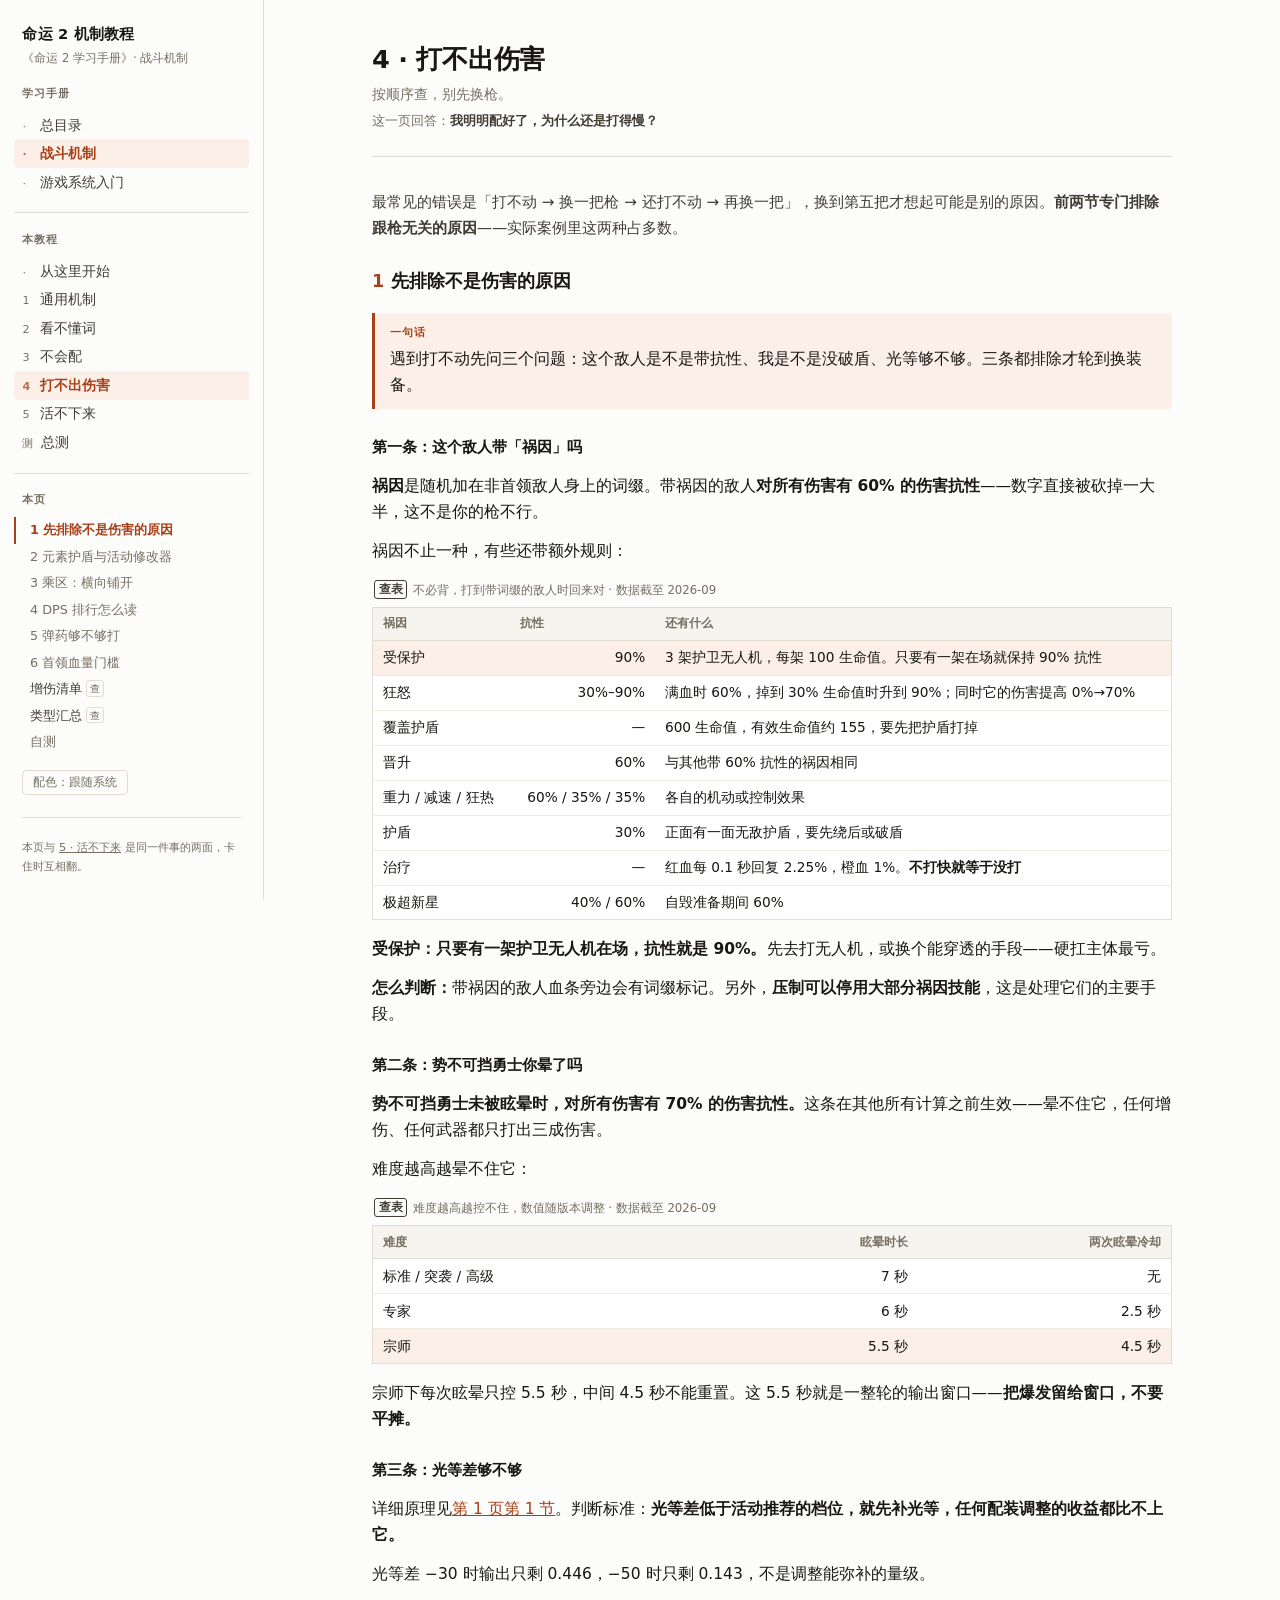
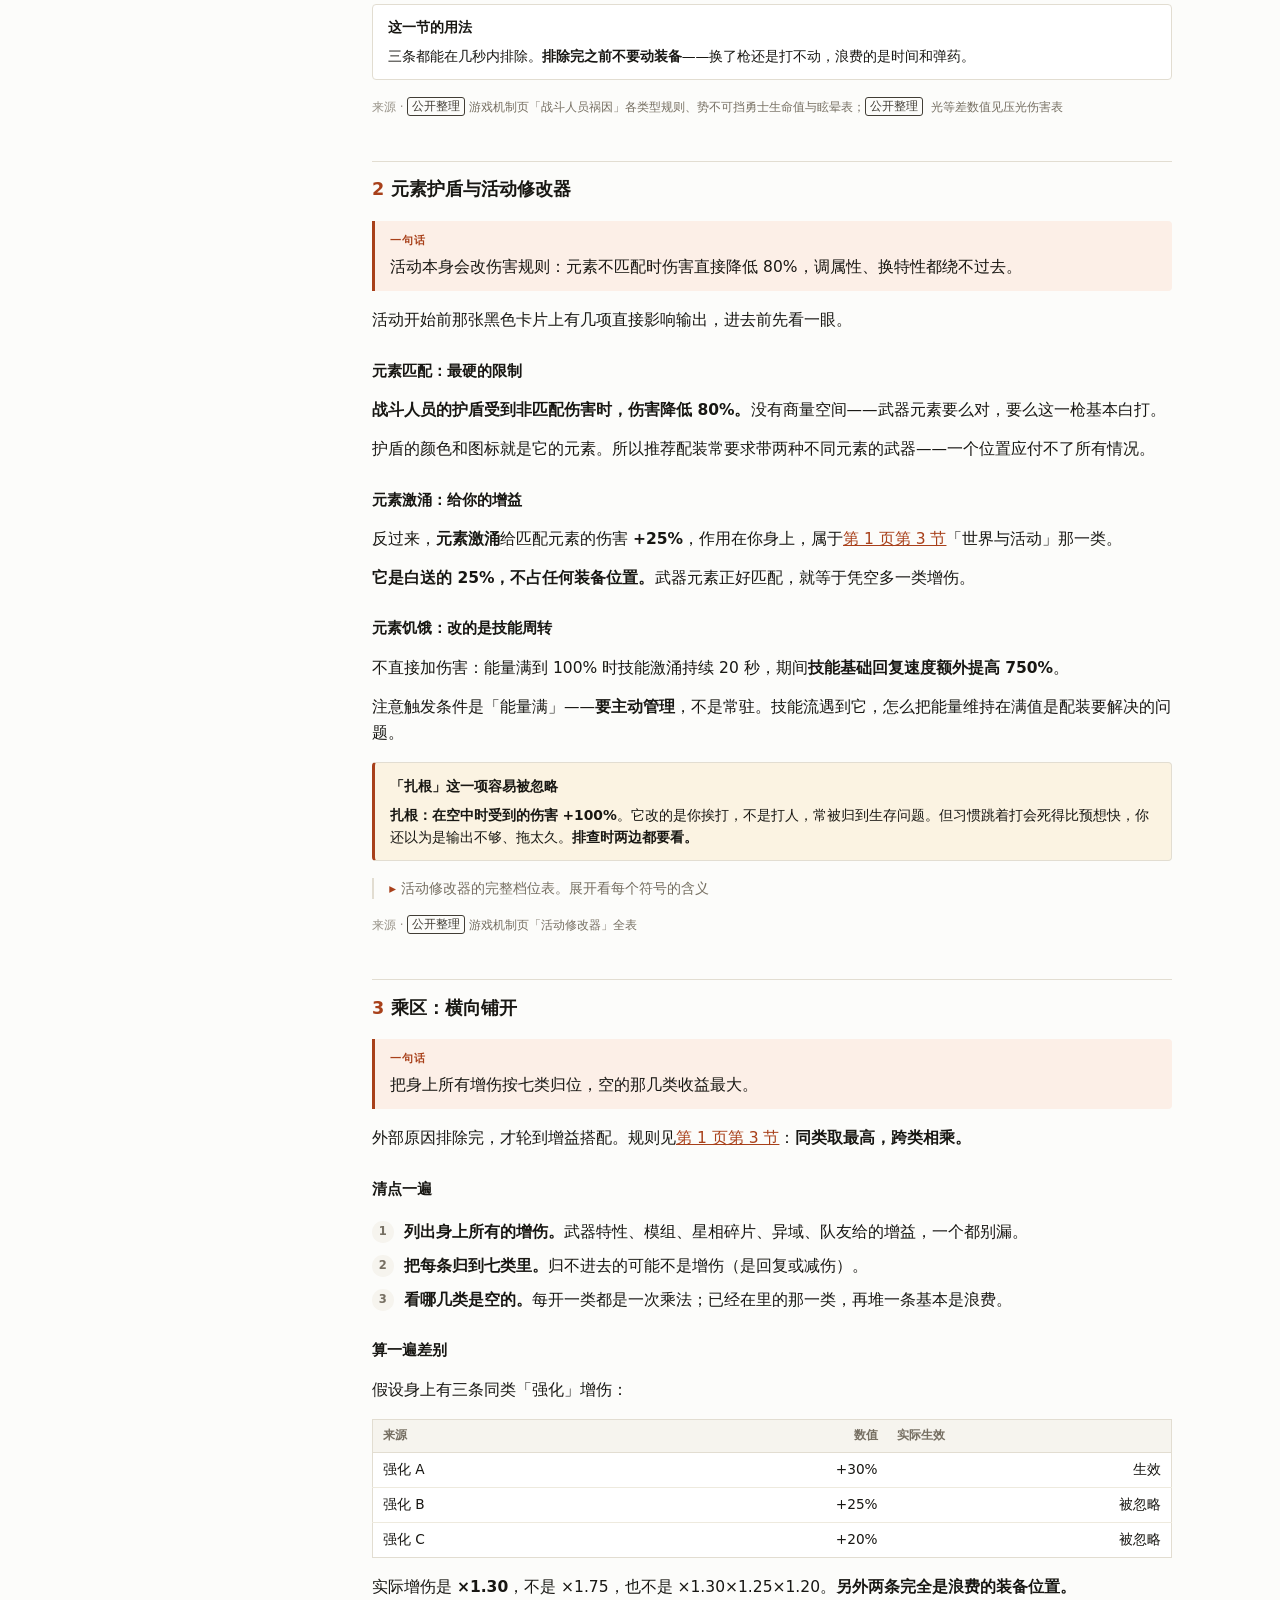
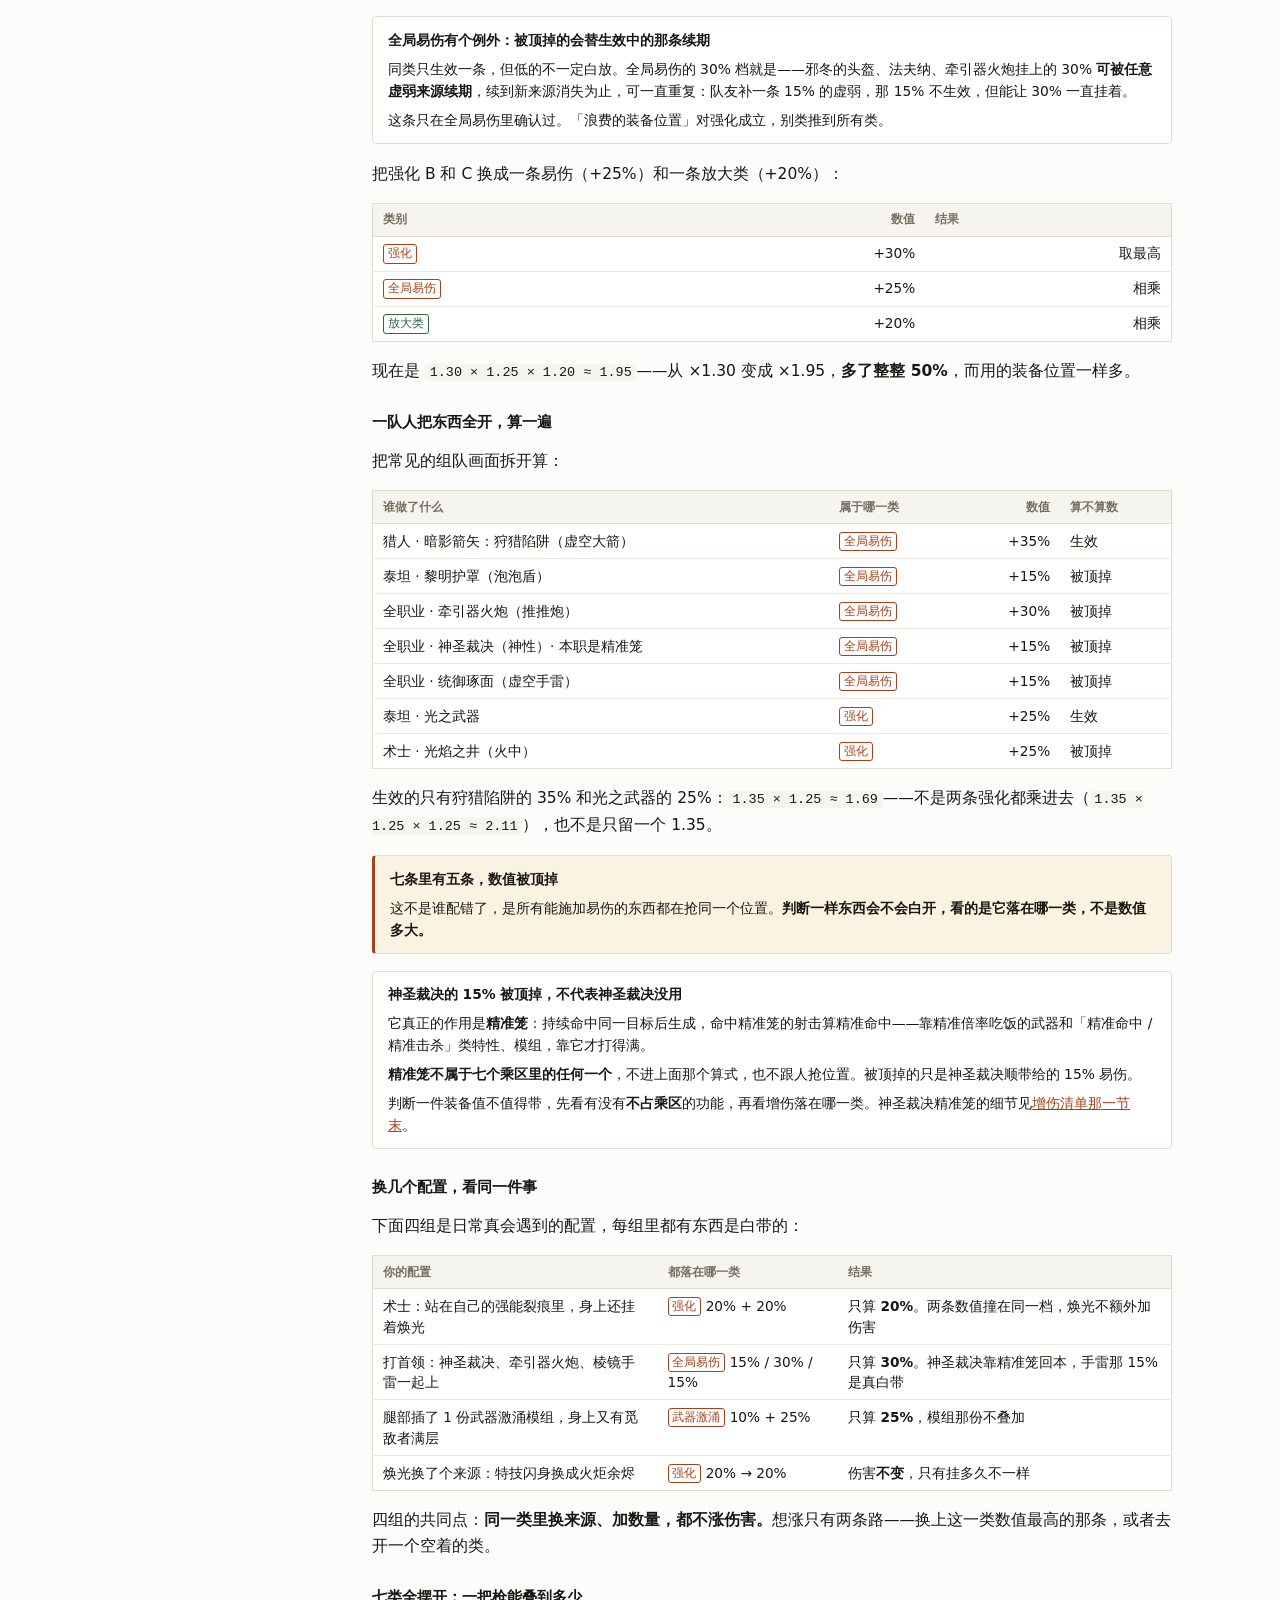
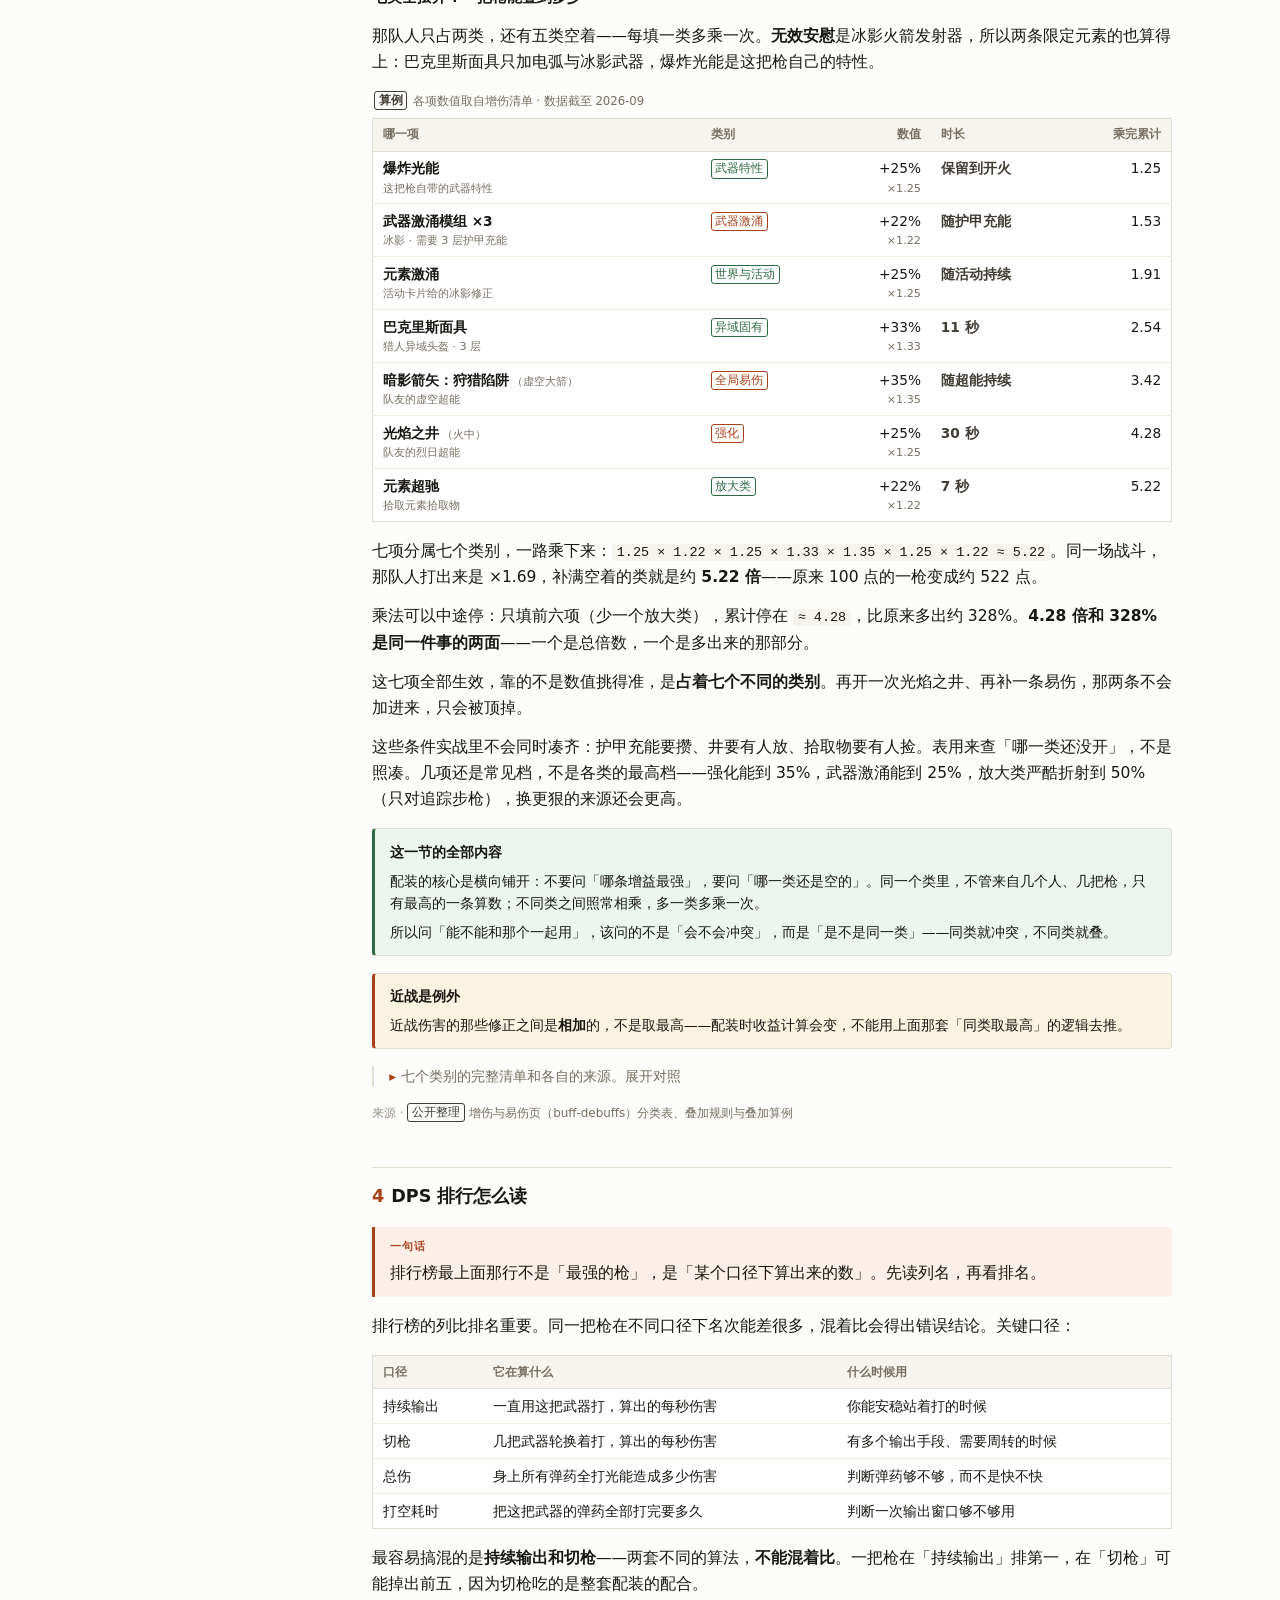
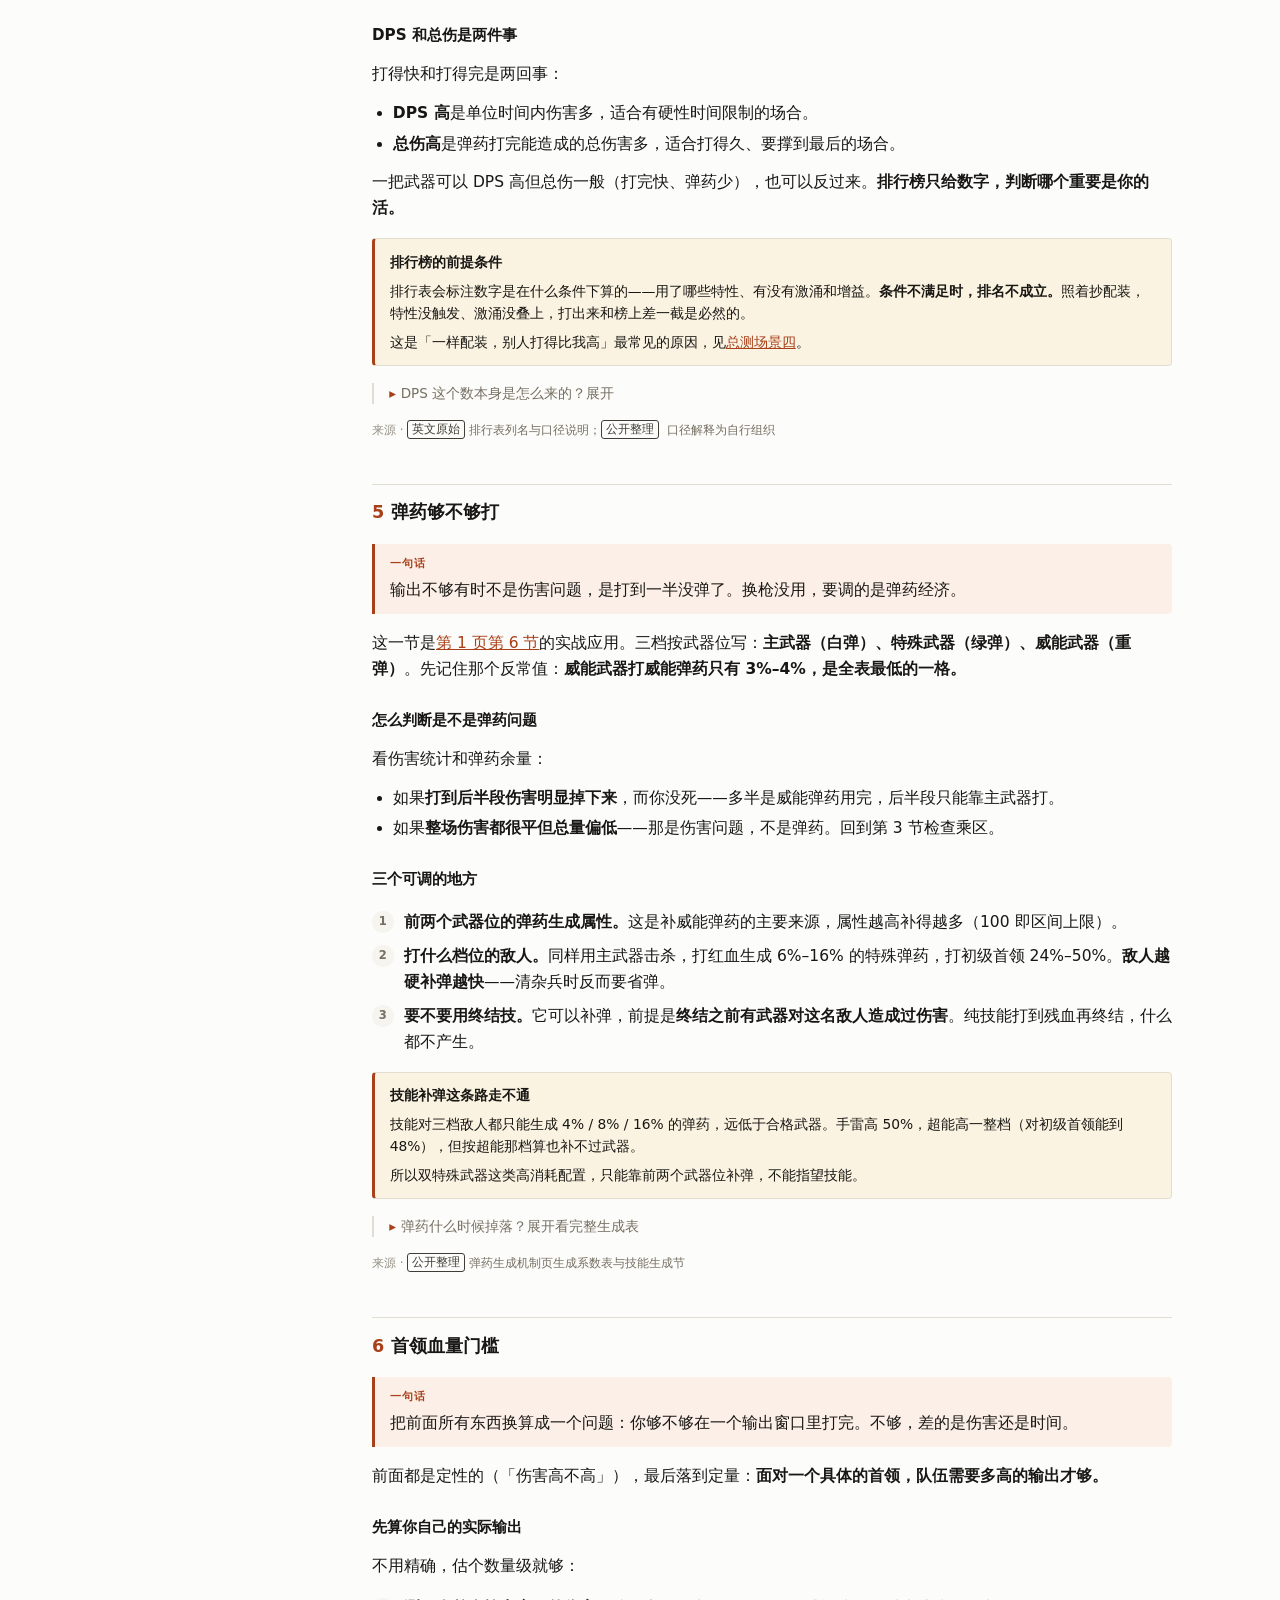
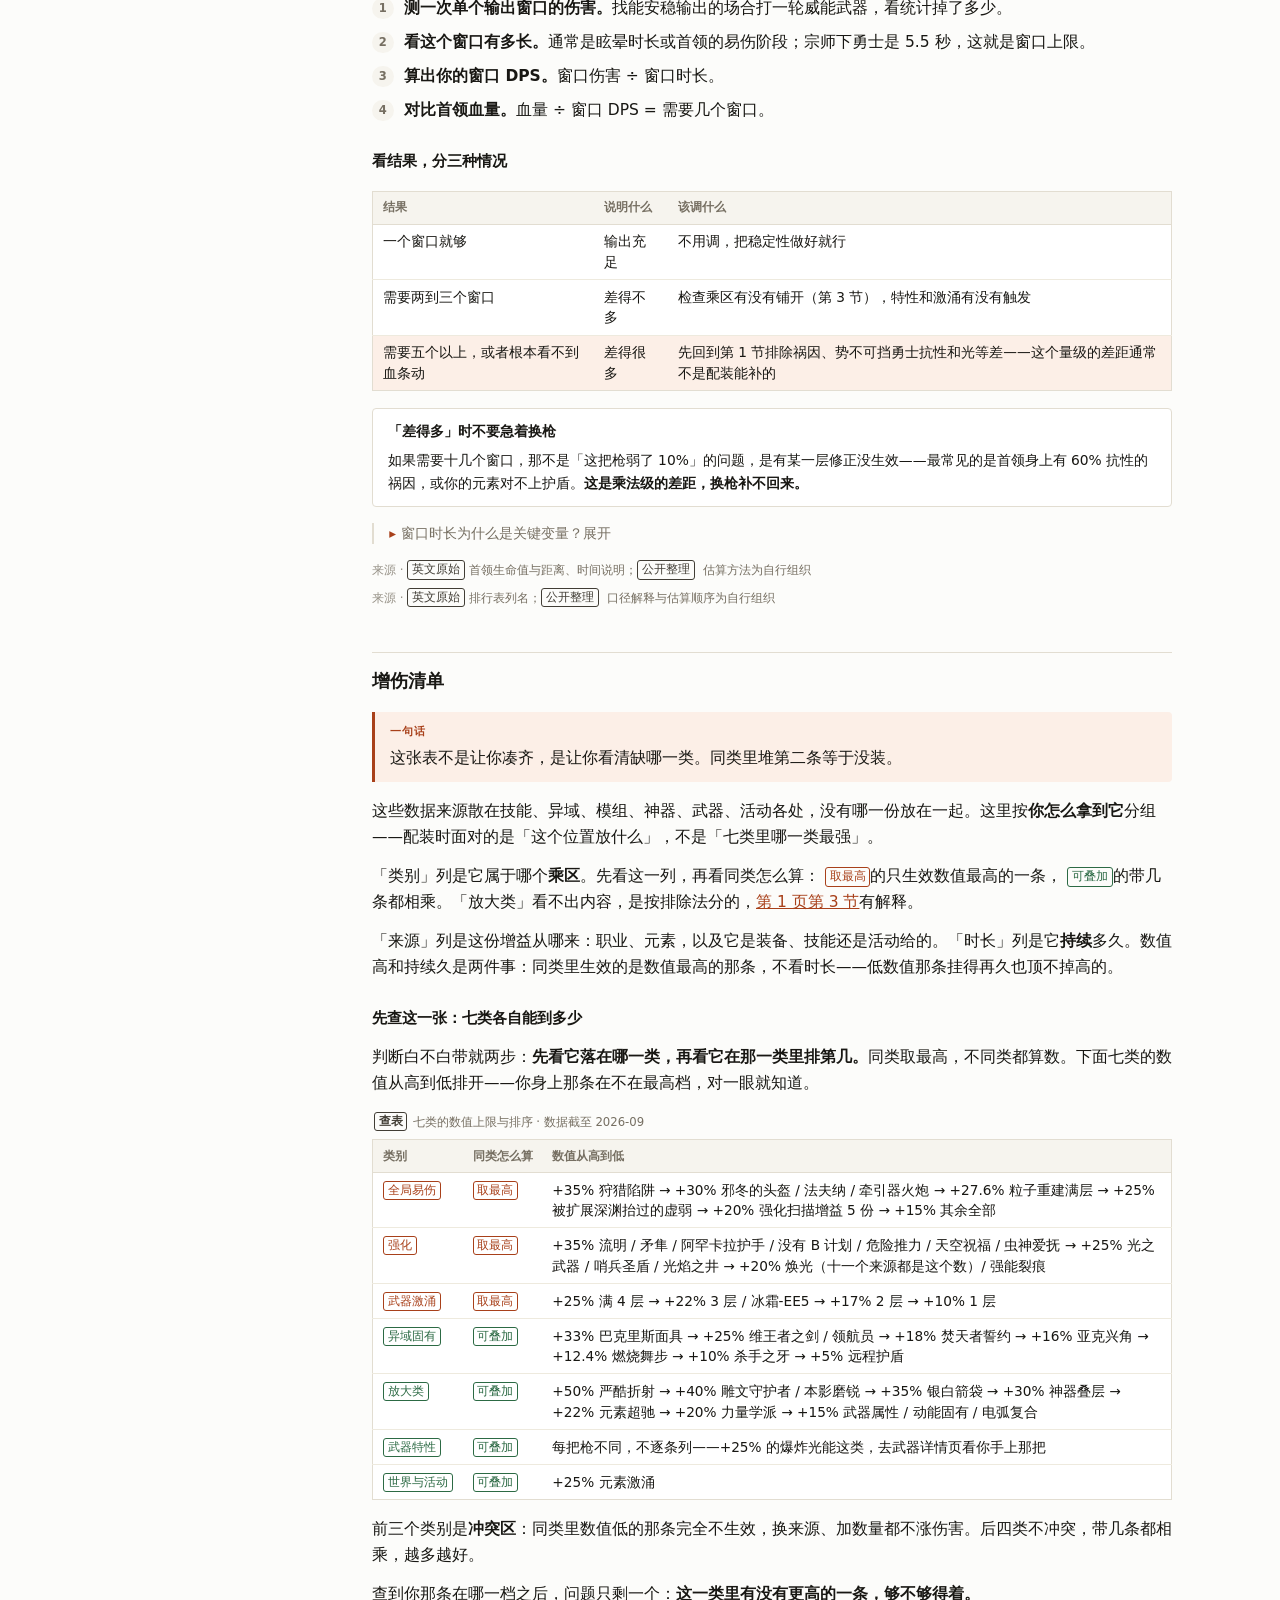
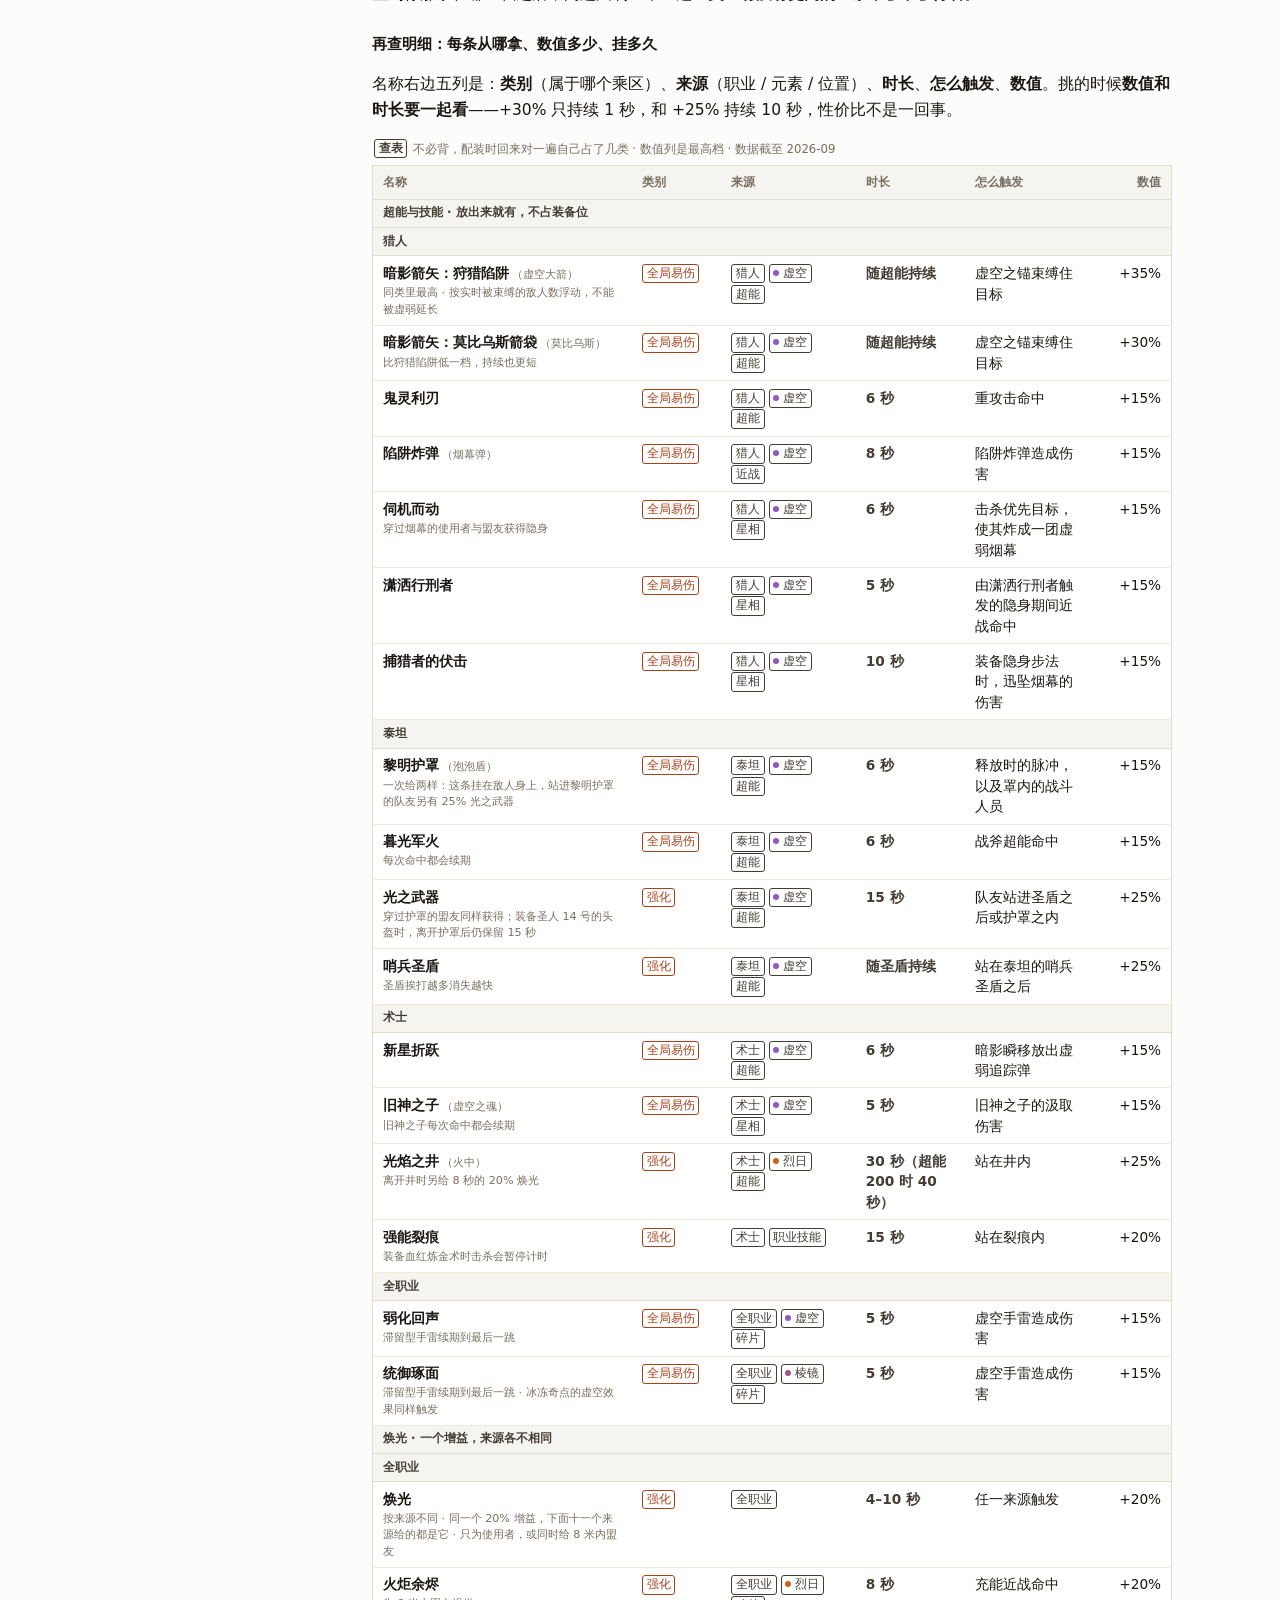
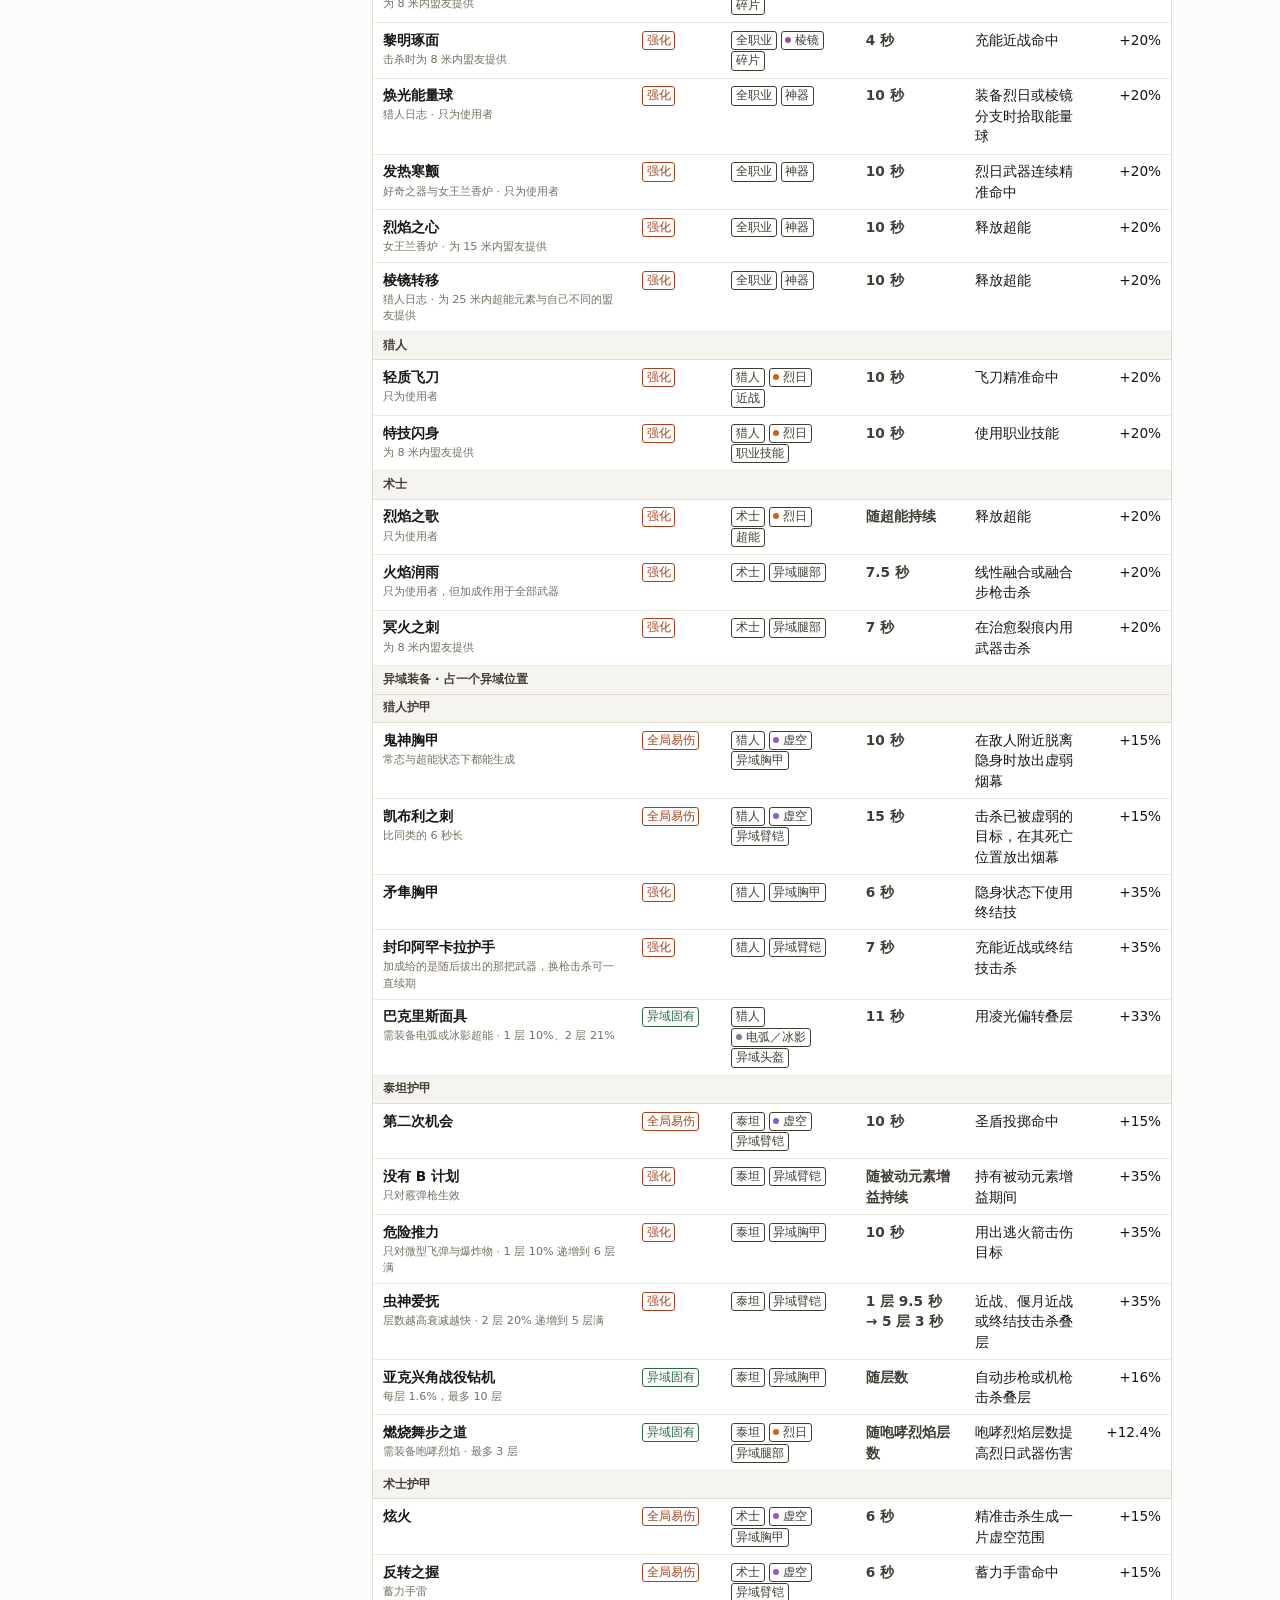
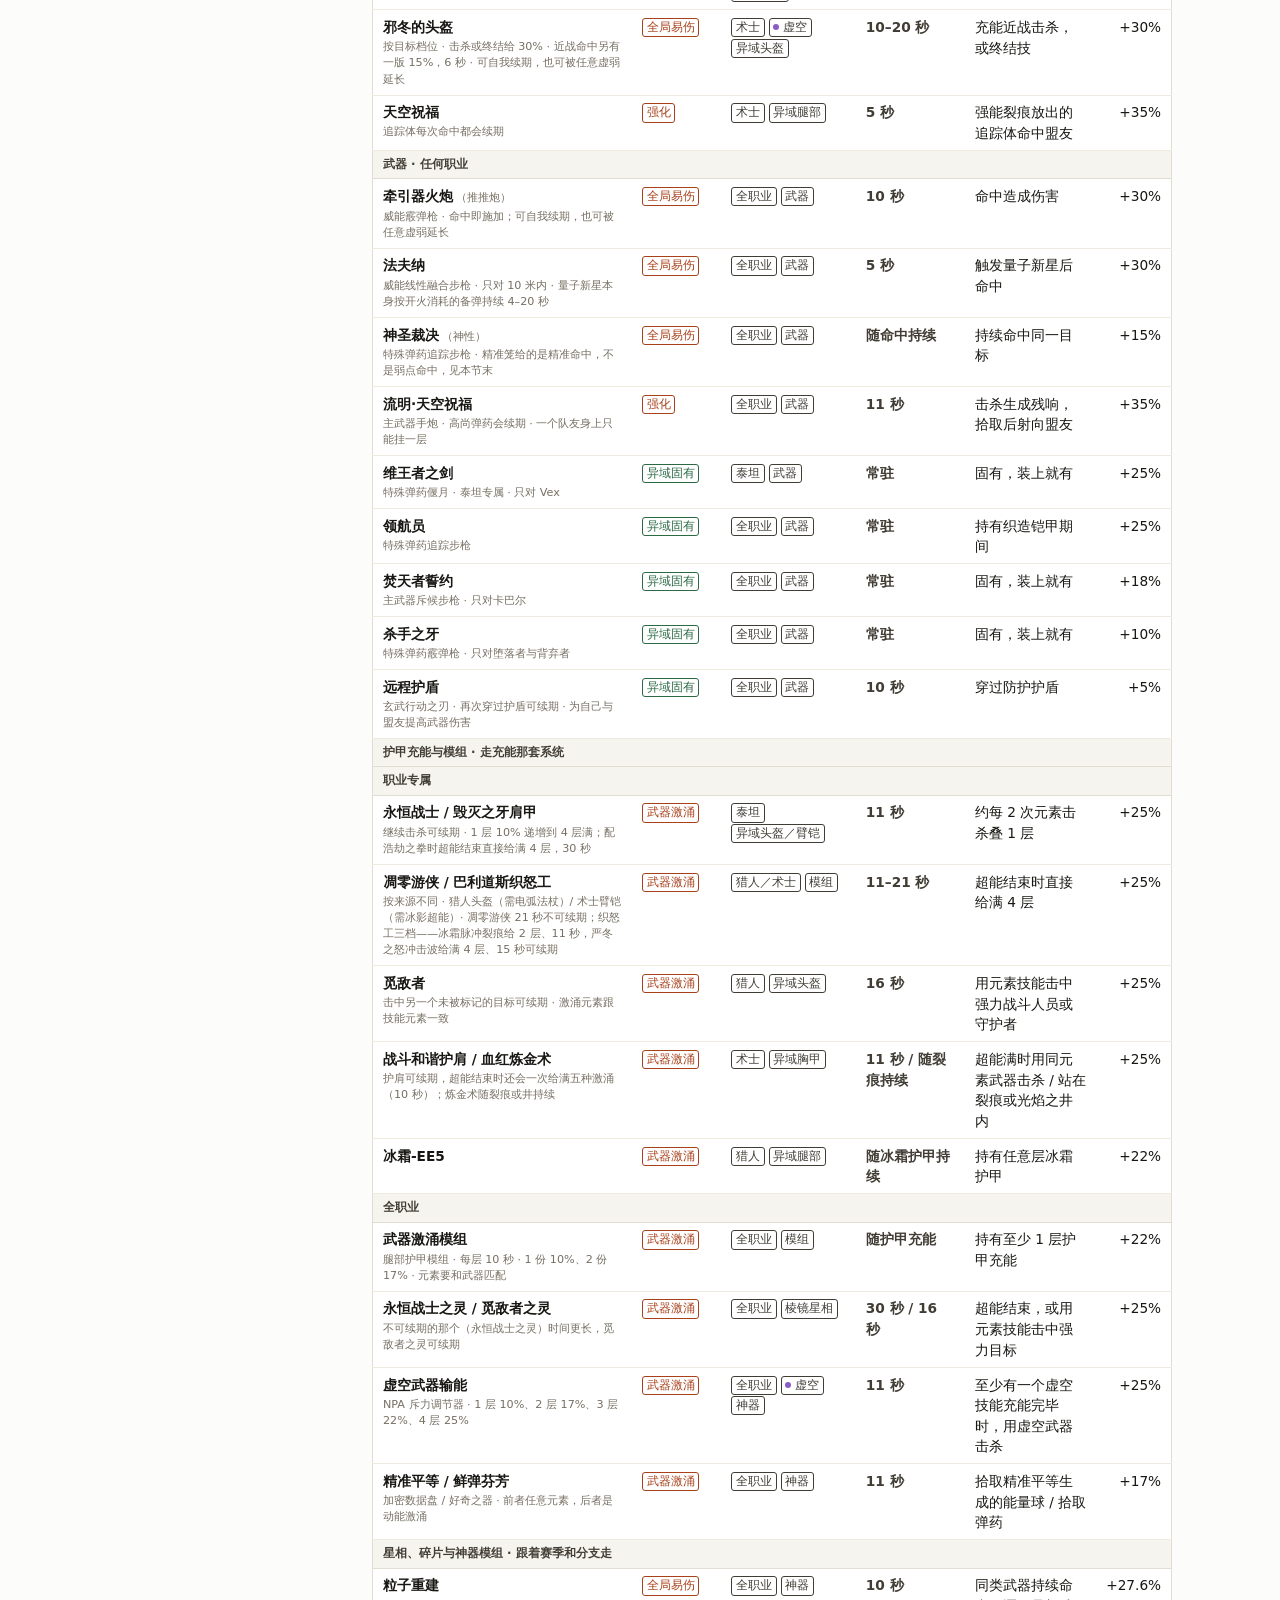
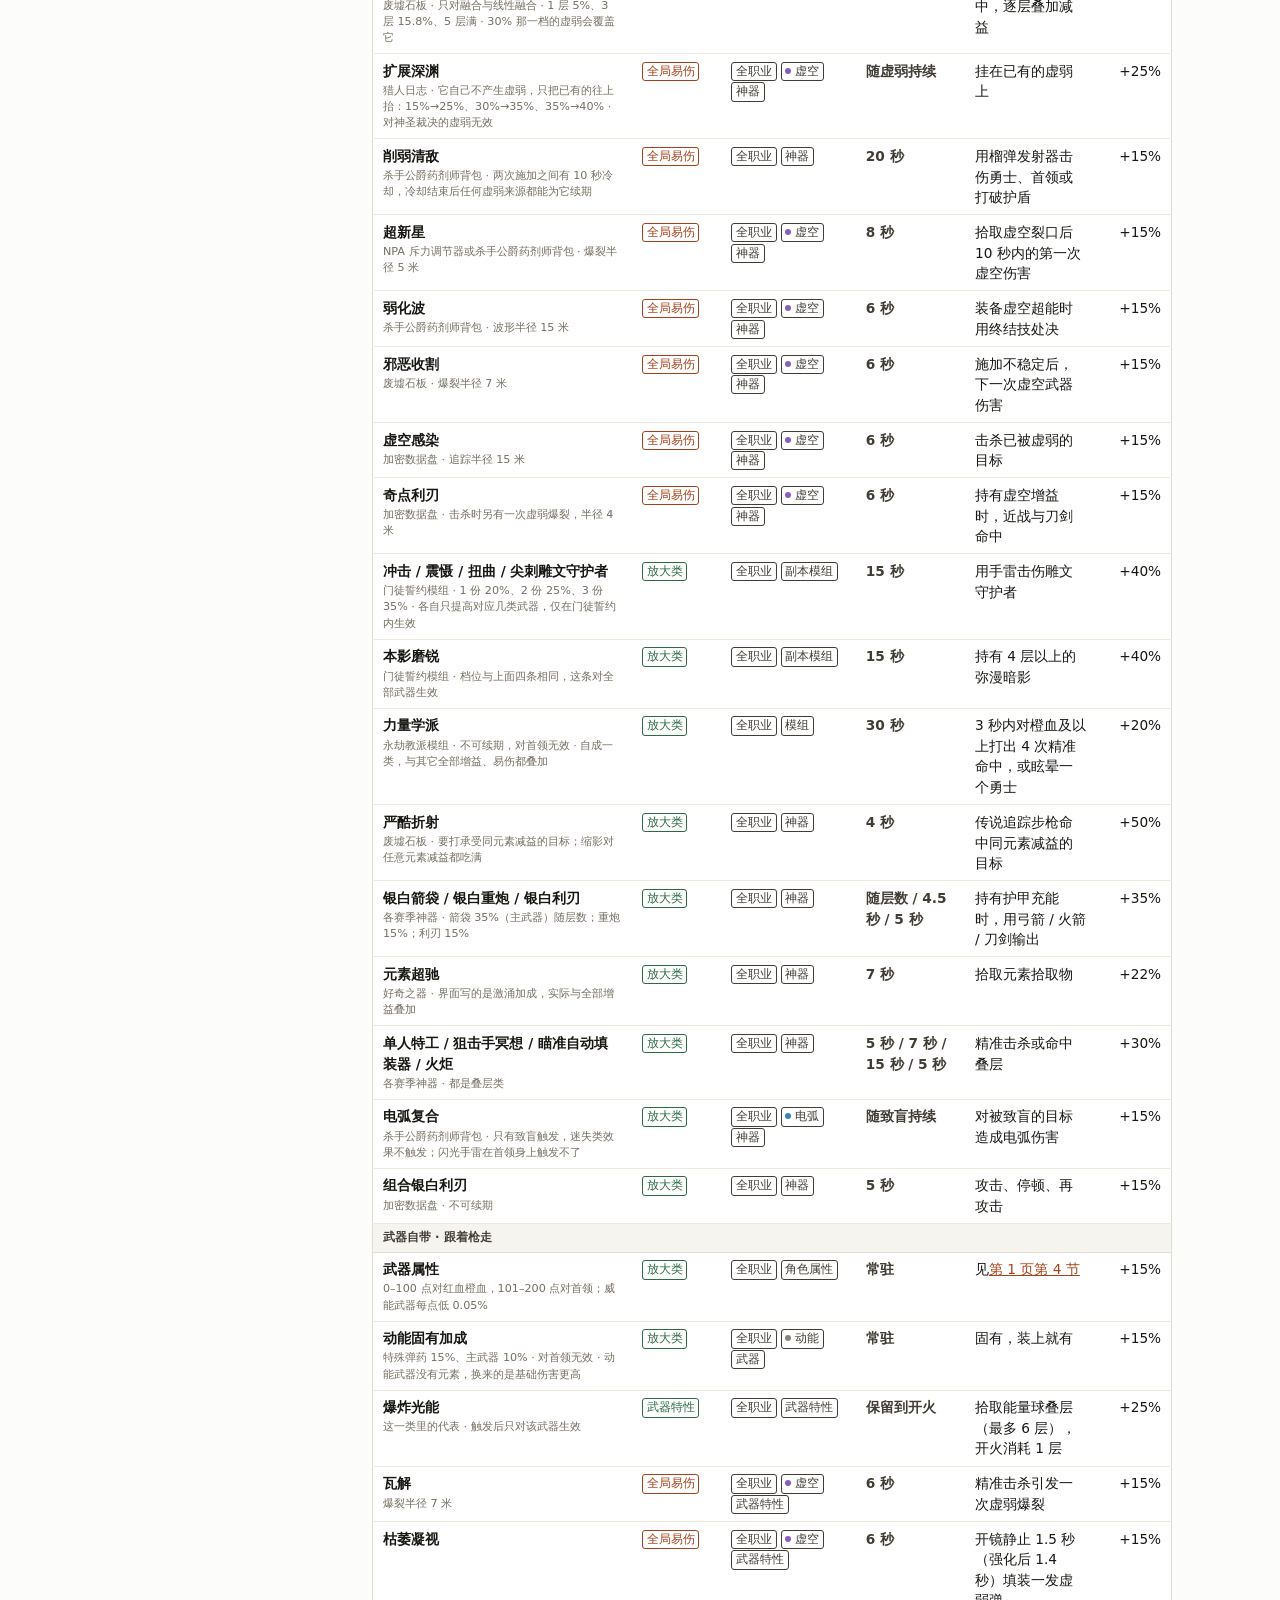
<file: 机制教程/damage.html>
<!DOCTYPE html>
<html lang="zh-CN" data-theme="auto">
<head>
<meta charset="utf-8">
<meta name="viewport" content="width=device-width, initial-scale=1">
<title>4 · 打不出伤害 · 命运 2 机制教程</title>
<meta name="description" content="打不动的时候按顺序查：先排除外部原因，再动自己的配装，最后才换枪。">
<link rel="stylesheet" href="assets/style.css">
</head>
<body data-block="mechanics" data-page="damage">

<button class="nav-toggle" id="navtoggle" aria-expanded="false">目录</button>

<aside id="side">
  <a class="brand" href="index.html">命运 2 机制教程</a>
  <p class="brand-sub">《命运 2 学习手册》· 战斗机制</p>

  <nav class="g-nav">
    <p class="nav-title">学习手册</p>
    <a href="../index.html" data-key="home"><span class="k">·</span>总目录</a>
    <a href="index.html" data-key="mechanics"><span class="k">·</span>战斗机制</a>
    <a href="../系统入门/index.html" data-key="systems"><span class="k">·</span>游戏系统入门</a>
  </nav>

  <nav class="c-nav">
    <p class="nav-title">本教程</p>
    <a href="index.html" data-key="index"><span class="k">·</span>从这里开始</a>
    <a href="mechanics.html" data-key="mechanics"><span class="k">1</span>通用机制</a>
    <a href="terms.html" data-key="terms"><span class="k">2</span>看不懂词</a>
    <a href="build.html" data-key="build"><span class="k">3</span>不会配</a>
    <a href="damage.html" data-key="damage"><span class="k">4</span>打不出伤害</a>
    <a href="survive.html" data-key="survive"><span class="k">5</span>活不下来</a>
    <a href="quiz.html" data-key="quiz"><span class="k">测</span>总测</a>
  </nav>

  <nav class="l-nav">
    <p class="nav-title">本页</p>
    <a href="#s1">1 先排除不是伤害的原因</a>
    <a href="#s2">2 元素护盾与活动修改器</a>
    <a href="#s3">3 乘区：横向铺开</a>
    <a href="#s4">4 DPS 排行怎么读</a>
    <a href="#s5">5 弹药够不够打</a>
    <a href="#s6">6 首领血量门槛</a>
    <a href="#list" class="chk">增伤清单</a>
    <a href="#types" class="chk">类型汇总</a>
    <a href="#quiz">自测</a>
  </nav>

  <button class="theme-btn" id="theme">配色</button>

  <div class="side-foot">
    <p>本页与 <a href="survive.html">5 · 活不下来</a> 是同一件事的两面，卡住时互相翻。</p>
  </div>
</aside>

<main>
<article>

<h1>4 · 打不出伤害</h1>
<p class="subtitle">按顺序查，别先换枪。</p>
<p class="page-ask">这一页回答：<b>我明明配好了，为什么还是打得慢？</b></p>

<p class="lead">最常见的错误是「打不动 → 换一把枪 → 还打不动 → 再换一把」，换到第五把才想起可能是别的原因。<strong>前两节专门排除跟枪无关的原因</strong>——实际案例里这两种占多数。</p>

<h2 id="s1"><span class="n">1</span>先排除不是伤害的原因</h2>

<div class="oneline">
  <p><span class="tag">一句话</span>遇到打不动先问三个问题：这个敌人是不是带抗性、我是不是没破盾、光等够不够。三条都排除才轮到换装备。</p>
</div>

<h3>第一条：这个敌人带「祸因」吗</h3>

<p><strong>祸因</strong>是随机加在非首领敌人身上的词缀。带祸因的敌人<strong>对所有伤害有 60% 的伤害抗性</strong>——数字直接被砍掉一大半，这不是你的枪不行。</p>

<p>祸因不止一种，有些还带额外规则：</p>

<table class="lookup">
  <caption><b>查表</b>不必背，打到带词缀的敌人时回来对 · 数据截至 2026-09</caption>
  <thead>
    <tr><th>祸因</th><th>抗性</th><th>还有什么</th></tr>
  </thead>
  <tbody>
    <tr class="hi"><td>受保护</td><td class="num">90%</td><td>3 架护卫无人机，每架 100 生命值。只要有一架在场就保持 90% 抗性</td></tr>
    <tr><td>狂怒</td><td class="num">30%–90%</td><td>满血时 60%，掉到 30% 生命值时升到 90%；同时它的伤害提高 0%→70%</td></tr>
    <tr><td>覆盖护盾</td><td class="num">—</td><td>600 生命值，有效生命值约 155，要先把护盾打掉</td></tr>
    <tr><td>晋升</td><td class="num">60%</td><td>与其他带 60% 抗性的祸因相同</td></tr>
    <tr><td>重力 / 减速 / 狂热</td><td class="num">60% / 35% / 35%</td><td>各自的机动或控制效果</td></tr>
    <tr><td>护盾</td><td class="num">30%</td><td>正面有一面无敌护盾，要先绕后或破盾</td></tr>
    <tr><td>治疗</td><td class="num">—</td><td>红血每 0.1 秒回复 2.25%，橙血 1%。<strong>不打快就等于没打</strong></td></tr>
    <tr><td>极超新星</td><td class="num">40% / 60%</td><td>自毁准备期间 60%</td></tr>
  </tbody>
</table>

<p><strong>受保护：只要有一架护卫无人机在场，抗性就是 90%。</strong>先去打无人机，或换个能穿透的手段——硬扛主体最亏。</p>

<p><strong>怎么判断：</strong>带祸因的敌人血条旁边会有词缀标记。另外，<strong>压制可以停用大部分祸因技能</strong>，这是处理它们的主要手段。</p>

<h3>第二条：势不可挡勇士你晕了吗</h3>

<p><strong>势不可挡勇士未被眩晕时，对所有伤害有 70% 的伤害抗性。</strong>这条在其他所有计算之前生效——晕不住它，任何增伤、任何武器都只打出三成伤害。</p>

<p>难度越高越晕不住它：</p>

<table class="lookup">
  <caption><b>查表</b>难度越高越控不住，数值随版本调整 · 数据截至 2026-09</caption>
  <thead>
    <tr><th>难度</th><th class="num">眩晕时长</th><th class="num">两次眩晕冷却</th></tr>
  </thead>
  <tbody>
    <tr><td>标准 / 突袭 / 高级</td><td class="num">7 秒</td><td class="num">无</td></tr>
    <tr><td>专家</td><td class="num">6 秒</td><td class="num">2.5 秒</td></tr>
    <tr class="hi"><td>宗师</td><td class="num">5.5 秒</td><td class="num">4.5 秒</td></tr>
  </tbody>
</table>

<p>宗师下每次眩晕只控 5.5 秒，中间 4.5 秒不能重置。这 5.5 秒就是一整轮的输出窗口——<strong>把爆发留给窗口，不要平摊。</strong></p>

<h3>第三条：光等差够不够</h3>

<p>详细原理见<a href="mechanics.html#s1">第 1 页第 1 节</a>。判断标准：<strong>光等差低于活动推荐的档位，就先补光等，任何配装调整的收益都比不上它。</strong></p>

<p>光等差 −30 时输出只剩 0.446，−50 时只剩 0.143，不是调整能弥补的量级。</p>

<div class="note">
  <span class="h">这一节的用法</span>
  <p>三条都能在几秒内排除。<strong>排除完之前不要动装备</strong>——换了枪还是打不动，浪费的是时间和弹药。</p>
</div>

<span class="src"><span class="t">公开整理</span>游戏机制页「战斗人员祸因」各类型规则、势不可挡勇士生命值与眩晕表；<span class="t">公开整理</span> 光等差数值见压光伤害表</span>

<h2 id="s2"><span class="n">2</span>元素护盾与活动修改器</h2>

<div class="oneline">
  <p><span class="tag">一句话</span>活动本身会改伤害规则：元素不匹配时伤害直接降低 80%，调属性、换特性都绕不过去。</p>
</div>

<p>活动开始前那张黑色卡片上有几项直接影响输出，进去前先看一眼。</p>

<h3>元素匹配：最硬的限制</h3>

<p><strong>战斗人员的护盾受到非匹配伤害时，伤害降低 80%。</strong>没有商量空间——武器元素要么对，要么这一枪基本白打。</p>

<p>护盾的颜色和图标就是它的元素。所以推荐配装常要求带两种不同元素的武器——一个位置应付不了所有情况。</p>

<h3>元素激涌：给你的增益</h3>

<p>反过来，<strong>元素激涌</strong>给匹配元素的伤害 <strong>+25%</strong>，作用在你身上，属于<a href="mechanics.html#s3">第 1 页第 3 节</a>「世界与活动」那一类。</p>

<p><strong>它是白送的 25%，不占任何装备位置。</strong>武器元素正好匹配，就等于凭空多一类增伤。</p>

<h3>元素饥饿：改的是技能周转</h3>

<p>不直接加伤害：能量满到 100% 时技能激涌持续 20 秒，期间<strong>技能基础回复速度额外提高 750%</strong>。</p>

<p>注意触发条件是「能量满」——<strong>要主动管理</strong>，不是常驻。技能流遇到它，怎么把能量维持在满值是配装要解决的问题。</p>

<div class="note warn">
  <span class="h">「扎根」这一项容易被忽略</span>
  <p><strong>扎根：在空中时受到的伤害 +100%</strong>。它改的是你挨打，不是打人，常被归到生存问题。但习惯跳着打会死得比预想快，你还以为是输出不够、拖太久。<strong>排查时两边都要看。</strong></p>
</div>

<details class="deep">
  <summary>活动修改器的完整档位表。展开看每个符号的含义</summary>
  <table class="lookup">
    <caption><b>查表</b>修改器每赛季换，进活动前看一眼 · 数据截至 2026-09</caption>
    <thead>
      <tr><th>修改器</th><th>效果</th></tr>
    </thead>
    <tbody>
      <tr><td>元素威胁</td><td>匹配元素时，<strong>受到</strong>的伤害 +25%</td></tr>
      <tr><td>困难元素威胁</td><td>同上，+50%</td></tr>
      <tr><td>致命元素威胁</td><td>同上，+66.6%</td></tr>
      <tr class="hi"><td>元素匹配</td><td>战斗人员护盾受到非匹配伤害时，伤害<strong>降低 80%</strong></td></tr>
      <tr><td>元素激涌</td><td>匹配伤害 +25%</td></tr>
      <tr><td>元素饥饿</td><td>能量 100% 时技能激涌 20 秒，技能基础回复速度额外 +750%</td></tr>
      <tr><td>扎根</td><td>空中时<strong>受到</strong>的伤害 +100%</td></tr>
    </tbody>
  </table>
  <p><strong>区分诀窍：</strong>「威胁」说的是你<strong>挨打</strong>，「激涌」说的是你<strong>打人</strong>。两个词都很短，读的时候容易一带而过，但方向正好相反。</p>
  <p><strong>核对：</strong>这张表也出现在<a href="survive.html#s1">第 5 页第 1 节</a>，同一份数据、同一个来源。站在输出角度只看「激涌、匹配、饥饿」三行，站在生存角度只看「威胁、扎根」两行。</p>
</details>

<span class="src"><span class="t">公开整理</span>游戏机制页「活动修改器」全表</span>

<h2 id="s3"><span class="n">3</span>乘区：横向铺开</h2>

<div class="oneline">
  <p><span class="tag">一句话</span>把身上所有增伤按七类归位，空的那几类收益最大。</p>
</div>

<p>外部原因排除完，才轮到增益搭配。规则见<a href="mechanics.html#s3">第 1 页第 3 节</a>：<strong>同类取最高，跨类相乘。</strong></p>

<h3>清点一遍</h3>

<ol class="steps">
  <li><strong>列出身上所有的增伤。</strong>武器特性、模组、星相碎片、异域、队友给的增益，一个都别漏。</li>
  <li><strong>把每条归到七类里。</strong>归不进去的可能不是增伤（是回复或减伤）。</li>
  <li><strong>看哪几类是空的。</strong>每开一类都是一次乘法；已经在里的那一类，再堆一条基本是浪费。</li>
</ol>

<h3>算一遍差别</h3>

<p>假设身上有三条同类「强化」增伤：</p>

<table>
  <thead>
    <tr><th>来源</th><th class="num">数值</th><th>实际生效</th></tr>
  </thead>
  <tbody>
    <tr><td>强化 A</td><td class="num">+30%</td><td class="num">生效</td></tr>
    <tr><td>强化 B</td><td class="num">+25%</td><td class="num">被忽略</td></tr>
    <tr><td>强化 C</td><td class="num">+20%</td><td class="num">被忽略</td></tr>
  </tbody>
</table>

<p>实际增伤是 <strong>×1.30</strong>，不是 ×1.75，也不是 ×1.30×1.25×1.20。<strong>另外两条完全是浪费的装备位置。</strong></p>

<div class="note">
  <span class="h">全局易伤有个例外：被顶掉的会替生效中的那条续期</span>
  <p>同类只生效一条，但低的不一定白放。全局易伤的 30% 档就是——邪冬的头盔、法夫纳、牵引器火炮挂上的 30% <strong>可被任意虚弱来源续期</strong>，续到新来源消失为止，可一直重复：队友补一条 15% 的虚弱，那 15% 不生效，但能让 30% 一直挂着。</p>
  <p>这条只在全局易伤里确认过。「浪费的装备位置」对强化成立，别类推到所有类。</p>
</div>

<p>把强化 B 和 C 换成一条易伤（+25%）和一条放大类（+20%）：</p>

<table>
  <thead>
    <tr><th>类别</th><th class="num">数值</th><th>结果</th></tr>
  </thead>
  <tbody>
    <tr><td><span class="b one">强化</span></td><td class="num">+30%</td><td class="num">取最高</td></tr>
    <tr><td><span class="b one">全局易伤</span></td><td class="num">+25%</td><td class="num">相乘</td></tr>
    <tr><td><span class="b mul">放大类</span></td><td class="num">+20%</td><td class="num">相乘</td></tr>
  </tbody>
</table>

<p>现在是 <code>1.30 × 1.25 × 1.20 ≈ 1.95</code>——从 ×1.30 变成 ×1.95，<strong>多了整整 50%</strong>，而用的装备位置一样多。</p>

<h3>一队人把东西全开，算一遍</h3>

<p>把常见的组队画面拆开算：</p>

<table>
  <thead>
    <tr><th>谁做了什么</th><th>属于哪一类</th><th class="num">数值</th><th>算不算数</th></tr>
  </thead>
  <tbody>
    <tr><td>猎人 · 暗影箭矢：狩猎陷阱（虚空大箭）</td><td><span class="b one">全局易伤</span></td><td class="num">+35%</td><td>生效</td></tr>
    <tr><td>泰坦 · 黎明护罩（泡泡盾）</td><td><span class="b one">全局易伤</span></td><td class="num">+15%</td><td>被顶掉</td></tr>
    <tr><td>全职业 · 牵引器火炮（推推炮）</td><td><span class="b one">全局易伤</span></td><td class="num">+30%</td><td>被顶掉</td></tr>
    <tr><td>全职业 · 神圣裁决（神性）· 本职是精准笼</td><td><span class="b one">全局易伤</span></td><td class="num">+15%</td><td>被顶掉</td></tr>
    <tr><td>全职业 · 统御琢面（虚空手雷）</td><td><span class="b one">全局易伤</span></td><td class="num">+15%</td><td>被顶掉</td></tr>
    <tr><td>泰坦 · 光之武器</td><td><span class="b one">强化</span></td><td class="num">+25%</td><td>生效</td></tr>
    <tr><td>术士 · 光焰之井（火中）</td><td><span class="b one">强化</span></td><td class="num">+25%</td><td>被顶掉</td></tr>
  </tbody>
</table>

<p>生效的只有狩猎陷阱的 35% 和光之武器的 25%：<code>1.35 × 1.25 ≈ 1.69</code>——不是两条强化都乘进去（<code>1.35 × 1.25 × 1.25 ≈ 2.11</code>），也不是只留一个 1.35。</p>

<div class="note warn">
  <span class="h">七条里有五条，数值被顶掉</span>
  <p>这不是谁配错了，是所有能施加易伤的东西都在抢同一个位置。<strong>判断一样东西会不会白开，看的是它落在哪一类，不是数值多大。</strong></p>
</div>

<div class="note">
  <span class="h">神圣裁决的 15% 被顶掉，不代表神圣裁决没用</span>
  <p>它真正的作用是<strong>精准笼</strong>：持续命中同一目标后生成，命中精准笼的射击算精准命中——靠精准倍率吃饭的武器和「精准命中 / 精准击杀」类特性、模组，靠它才打得满。</p>
  <p><strong>精准笼不属于七个乘区里的任何一个</strong>，不进上面那个算式，也不跟人抢位置。被顶掉的只是神圣裁决顺带给的 15% 易伤。</p>
  <p>判断一件装备值不值得带，先看有没有<strong>不占乘区</strong>的功能，再看增伤落在哪一类。神圣裁决精准笼的细节见<a href="#cage">增伤清单那一节末</a>。</p>
</div>

<h3>换几个配置，看同一件事</h3>

<p>下面四组是日常真会遇到的配置，每组里都有东西是白带的：</p>

<table>
  <thead>
    <tr><th>你的配置</th><th>都落在哪一类</th><th>结果</th></tr>
  </thead>
  <tbody>
    <tr><td>术士：站在自己的强能裂痕里，身上还挂着焕光</td><td><span class="b one">强化</span> 20% + 20%</td><td>只算 <strong>20%</strong>。两条数值撞在同一档，焕光不额外加伤害</td></tr>
    <tr><td>打首领：神圣裁决、牵引器火炮、棱镜手雷一起上</td><td><span class="b one">全局易伤</span> 15% / 30% / 15%</td><td>只算 <strong>30%</strong>。神圣裁决靠精准笼回本，手雷那 15% 是真白带</td></tr>
    <tr><td>腿部插了 1 份武器激涌模组，身上又有觅敌者满层</td><td><span class="b one">武器激涌</span> 10% + 25%</td><td>只算 <strong>25%</strong>，模组那份不叠加</td></tr>
    <tr><td>焕光换了个来源：特技闪身换成火炬余烬</td><td><span class="b one">强化</span> 20% → 20%</td><td>伤害<strong>不变</strong>，只有挂多久不一样</td></tr>
  </tbody>
</table>

<p>四组的共同点：<strong>同一类里换来源、加数量，都不涨伤害。</strong>想涨只有两条路——换上这一类数值最高的那条，或者去开一个空着的类。</p>

<h3>七类全摆开：一把枪能叠到多少</h3>

<p>那队人只占两类，还有五类空着——每填一类多乘一次。<strong>无效安慰</strong>是冰影火箭发射器，所以两条限定元素的也算得上：巴克里斯面具只加电弧与冰影武器，爆炸光能是这把枪自己的特性。</p>

<div class="tbl-wrap">
<table class="lookup">
  <caption><b>算例</b>各项数值取自增伤清单 · 数据截至 2026-09</caption>
  <thead>
    <tr><th>哪一项</th><th>类别</th><th class="num">数值</th><th>时长</th><th class="num">乘完累计</th></tr>
  </thead>
  <tbody>
    <tr><td><strong>爆炸光能</strong><span class="sub">这把枪自带的武器特性</span></td><td><span class="b mul">武器特性</span></td><td class="num">+25%<span class="sub">×1.25</span></td><td class="dur">保留到开火</td><td class="num">1.25</td></tr>
    <tr><td><strong>武器激涌模组 ×3</strong><span class="sub">冰影 · 需要 3 层护甲充能</span></td><td><span class="b one">武器激涌</span></td><td class="num">+22%<span class="sub">×1.22</span></td><td class="dur">随护甲充能</td><td class="num">1.53</td></tr>
    <tr><td><strong>元素激涌</strong><span class="sub">活动卡片给的冰影修正</span></td><td><span class="b mul">世界与活动</span></td><td class="num">+25%<span class="sub">×1.25</span></td><td class="dur">随活动持续</td><td class="num">1.91</td></tr>
    <tr><td><strong>巴克里斯面具</strong><span class="sub">猎人异域头盔 · 3 层</span></td><td><span class="b mul">异域固有</span></td><td class="num">+33%<span class="sub">×1.33</span></td><td class="dur">11 秒</td><td class="num">2.54</td></tr>
    <tr><td><strong>暗影箭矢：狩猎陷阱</strong><span class="aka">（虚空大箭）</span><span class="sub">队友的虚空超能</span></td><td><span class="b one">全局易伤</span></td><td class="num">+35%<span class="sub">×1.35</span></td><td class="dur">随超能持续</td><td class="num">3.42</td></tr>
    <tr><td><strong>光焰之井</strong><span class="aka">（火中）</span><span class="sub">队友的烈日超能</span></td><td><span class="b one">强化</span></td><td class="num">+25%<span class="sub">×1.25</span></td><td class="dur">30 秒</td><td class="num">4.28</td></tr>
    <tr><td><strong>元素超驰</strong><span class="sub">拾取元素拾取物</span></td><td><span class="b mul">放大类</span></td><td class="num">+22%<span class="sub">×1.22</span></td><td class="dur">7 秒</td><td class="num">5.22</td></tr>
  </tbody>
</table>
</div>

<p>七项分属七个类别，一路乘下来：<code>1.25 × 1.22 × 1.25 × 1.33 × 1.35 × 1.25 × 1.22 ≈ 5.22</code>。同一场战斗，那队人打出来是 ×1.69，补满空着的类就是约 <strong>5.22 倍</strong>——原来 100 点的一枪变成约 522 点。</p>

<p>乘法可以中途停：只填前六项（少一个放大类），累计停在 <code>≈ 4.28</code>，比原来多出约 328%。<strong>4.28 倍和 328% 是同一件事的两面</strong>——一个是总倍数，一个是多出来的那部分。</p>

<p>这七项全部生效，靠的不是数值挑得准，是<strong>占着七个不同的类别</strong>。再开一次光焰之井、再补一条易伤，那两条不会加进来，只会被顶掉。</p>

<p>这些条件实战里不会同时凑齐：护甲充能要攒、井要有人放、拾取物要有人捡。表用来查「哪一类还没开」，不是照凑。几项还是常见档，不是各类的最高档——强化能到 35%，武器激涌能到 25%，放大类严酷折射到 50%（只对追踪步枪），换更狠的来源还会更高。</p>

<div class="note ok">
  <span class="h">这一节的全部内容</span>
  <p>配装的核心是横向铺开：不要问「哪条增益最强」，要问「哪一类还是空的」。同一个类里，不管来自几个人、几把枪，只有最高的一条算数；不同类之间照常相乘，多一类多乘一次。</p>
  <p>所以问「能不能和那个一起用」，该问的不是「会不会冲突」，而是「是不是同一类」——同类就冲突，不同类就叠。</p>
</div>

<div class="note warn">
  <span class="h">近战是例外</span>
  <p>近战伤害的那些修正之间是<strong>相加</strong>的，不是取最高——配装时收益计算会变，不能用上面那套「同类取最高」的逻辑去推。</p>
</div>

<details class="deep">
  <summary>七个类别的完整清单和各自的来源。展开对照</summary>
  <table>
    <thead>
      <tr><th>类别</th><th>典型来源</th><th>同类之间</th></tr>
    </thead>
    <tbody>
      <tr><td><span class="b one">全局易伤</span></td><td>施加到目标身上的减益</td><td>取最高</td></tr>
      <tr><td><span class="b one">强化</span></td><td>直接加在你身上的增益</td><td>取最高</td></tr>
      <tr><td><span class="b one">武器激涌</span></td><td>走护甲充能系统的增益</td><td>取最高</td></tr>
      <tr><td><span class="b mul">放大类</span></td><td>直接加在武器或技能上的增益——武器属性、星相碎片、神器模组的增伤都在这</td><td>可叠加</td></tr>
      <tr><td><span class="b mul">异域固有</span></td><td>异域装备自带、直接加在武器或技能上的效果</td><td>可叠加</td></tr>
      <tr><td><span class="b mul">武器特性</span></td><td>触发后为该武器开启的修正</td><td>可叠加</td></tr>
      <tr><td><span class="b mul">世界与活动</span></td><td>活动本身的修正（比如元素激涌）</td><td>可叠加</td></tr>
    </tbody>
  </table>
  <p>清点的时候注意后四类——它们<strong>可以叠加</strong>，所以是「越多越好」的地方。前三类相反，每一类只需要一条最高的。</p>
  <p><strong>「放大类」这四个字不好懂，是正常的：</strong>名字是英文 Amplifier 的直译。它不是按效果分的，是按排除法分的——不属于前三类、又直接加在武器或技能上的增益，全归它。里面装的东西互不相关，具体有哪些，<a href="mechanics.html#s3">第 1 页第 3 节</a>单独解释了一遍。</p>
  <p><strong>边界：</strong>第 1 页提到，这份分类里有几类只给出了示例清单，没有完整枚举。实际清点时如果某一条归不进任何一类，先确认它到底是不是伤害修正——很多看起来像增伤的东西其实是回复或减伤。</p>
  <p><strong>清单在哪：</strong>这一节只给分类和规则。七类的数值上限和排序在<a href="#types">类型汇总</a>，每条增伤叫什么、从哪拿、数值多少在<a href="#list">增伤清单</a>。</p>
  <p><strong>核对：</strong>增伤与易伤页开头两段正文与这张分类表一致；页面末尾的「叠加算例」一节用一个完整实例走了一遍乘法：七类同时生效约 5.22 倍，只填前六类停在约 4.28 倍。</p>
</details>

<span class="src"><span class="t">公开整理</span>增伤与易伤页（buff-debuffs）分类表、叠加规则与叠加算例</span>

<h2 id="s4"><span class="n">4</span>DPS 排行怎么读</h2>

<div class="oneline">
  <p><span class="tag">一句话</span>排行榜最上面那行不是「最强的枪」，是「某个口径下算出来的数」。先读列名，再看排名。</p>
</div>

<p>排行榜的列比排名重要。同一把枪在不同口径下名次能差很多，混着比会得出错误结论。关键口径：</p>

<table>
  <thead>
    <tr><th>口径</th><th>它在算什么</th><th>什么时候用</th></tr>
  </thead>
  <tbody>
    <tr><td>持续输出</td><td>一直用这把武器打，算出的每秒伤害</td><td>你能安稳站着打的时候</td></tr>
    <tr><td>切枪</td><td>几把武器轮换着打，算出的每秒伤害</td><td>有多个输出手段、需要周转的时候</td></tr>
    <tr><td>总伤</td><td>身上所有弹药全打光能造成多少伤害</td><td>判断弹药够不够，而不是快不快</td></tr>
    <tr><td>打空耗时</td><td>把这把武器的弹药全部打完要多久</td><td>判断一次输出窗口够不够用</td></tr>
  </tbody>
</table>

<p>最容易搞混的是<strong>持续输出和切枪</strong>——两套不同的算法，<strong>不能混着比</strong>。一把枪在「持续输出」排第一，在「切枪」可能掉出前五，因为切枪吃的是整套配装的配合。</p>

<h3>DPS 和总伤是两件事</h3>

<p>打得快和打得完是两回事：</p>

<ul>
  <li><strong>DPS 高</strong>是单位时间内伤害多，适合有硬性时间限制的场合。</li>
  <li><strong>总伤高</strong>是弹药打完能造成的总伤害多，适合打得久、要撑到最后的场合。</li>
</ul>

<p>一把武器可以 DPS 高但总伤一般（打完快、弹药少），也可以反过来。<strong>排行榜只给数字，判断哪个重要是你的活。</strong></p>

<div class="note warn">
  <span class="h">排行榜的前提条件</span>
  <p>排行表会标注数字是在什么条件下算的——用了哪些特性、有没有激涌和增益。<strong>条件不满足时，排名不成立。</strong>照着抄配装，特性没触发、激涌没叠上，打出来和榜上差一截是必然的。</p>
  <p>这是「一样配装，别人打得比我高」最常见的原因，见<a href="quiz.html#s4">总测场景四</a>。</p>
</div>

<details class="deep">
  <summary>DPS 这个数本身是怎么来的？展开</summary>
  <p>DPS 是「总伤害 ÷ 耗时」。这句话看着简单，但<strong>「耗时」的取法决定了结果</strong>：</p>
  <ul>
    <li>算不算填装时间？</li>
    <li>算不算切枪、瞄准、走位的时间？</li>
    <li>从第一发开始算，还是从见到敌人开始算？</li>
  </ul>
  <p>不同的取法得出不同的数字，所以<strong>两个排行榜的 DPS 对不上是正常的</strong>，不是谁算错了。这也是<a href="terms.html#s1">第 2 页</a>里说「口径词游戏里查不到」的具体例子。</p>
  <p><strong>实用做法：</strong>只在一个排行榜内部比较，不要跨表比。要跨表时，先确认两边的口径是不是同一个。</p>
</details>

<span class="src"><span class="t">英文原始</span>排行表列名与口径说明；<span class="t">公开整理</span> 口径解释为自行组织</span>

<h2 id="s5"><span class="n">5</span>弹药够不够打</h2>

<div class="oneline">
  <p><span class="tag">一句话</span>输出不够有时不是伤害问题，是打到一半没弹了。换枪没用，要调的是弹药经济。</p>
</div>

<p>这一节是<a href="mechanics.html#s6">第 1 页第 6 节</a>的实战应用。三档按武器位写：<strong>主武器（白弹）、特殊武器（绿弹）、威能武器（重弹）</strong>。先记住那个反常值：<strong>威能武器打威能弹药只有 3%–4%，是全表最低的一格。</strong></p>

<h3>怎么判断是不是弹药问题</h3>

<p>看伤害统计和弹药余量：</p>

<ul>
  <li>如果<strong>打到后半段伤害明显掉下来</strong>，而你没死——多半是威能弹药用完，后半段只能靠主武器打。</li>
  <li>如果<strong>整场伤害都很平但总量偏低</strong>——那是伤害问题，不是弹药。回到第 3 节检查乘区。</li>
</ul>

<h3>三个可调的地方</h3>

<ol class="steps">
  <li><strong>前两个武器位的弹药生成属性。</strong>这是补威能弹药的主要来源，属性越高补得越多（100 即区间上限）。</li>
  <li><strong>打什么档位的敌人。</strong>同样用主武器击杀，打红血生成 6%–16% 的特殊弹药，打初级首领 24%–50%。<strong>敌人越硬补弹越快</strong>——清杂兵时反而要省弹。</li>
  <li><strong>要不要用终结技。</strong>它可以补弹，前提是<strong>终结之前有武器对这名敌人造成过伤害</strong>。纯技能打到残血再终结，什么都不产生。</li>
</ol>

<div class="note warn">
  <span class="h">技能补弹这条路走不通</span>
  <p>技能对三档敌人都只能生成 4% / 8% / 16% 的弹药，远低于合格武器。手雷高 50%，超能高一整档（对初级首领能到 48%），但按超能那档算也补不过武器。</p>
  <p>所以双特殊武器这类高消耗配置，只能靠前两个武器位补弹，不能指望技能。</p>
</div>

<details class="deep">
  <summary>弹药什么时候掉落？展开看完整生成表</summary>
  <div class="tbl-wrap">
  <table class="lookup">
    <caption><b>查表</b>每档敌人下分两列：武器的弹药生成属性 0 与属性 100 各出多少 · 数据截至 2026-09</caption>
    <thead>
      <tr><th>击杀 → 生成</th><th class="num">红血<br>属性 0</th><th class="num">红血<br>属性 100</th><th class="num">橙血<br>属性 0</th><th class="num">橙血<br>属性 100</th><th class="num">初级首领<br>属性 0</th><th class="num">初级首领<br>属性 100</th></tr>
    </thead>
    <tbody>
      <tr><td>主武器 → 特殊弹药</td><td class="num">6%</td><td class="num">16%</td><td class="num">12%</td><td class="num">24%</td><td class="num">24%</td><td class="num">50%</td></tr>
      <tr><td>主武器 → 威能弹药</td><td class="num">3%</td><td class="num">8%</td><td class="num">6%</td><td class="num">16%</td><td class="num">12%</td><td class="num">32%</td></tr>
      <tr><td>特殊武器 → 特殊弹药</td><td class="num">3%</td><td class="num">12%</td><td class="num">6%</td><td class="num">18%</td><td class="num">12%</td><td class="num">40%</td></tr>
      <tr><td>特殊武器 → 威能弹药</td><td class="num">3%</td><td class="num">8%</td><td class="num">6%</td><td class="num">16%</td><td class="num">12%</td><td class="num">32%</td></tr>
      <tr><td>威能武器 → 特殊弹药</td><td class="num">3%</td><td class="num">16%</td><td class="num">6%</td><td class="num">24%</td><td class="num">12%</td><td class="num">50%</td></tr>
      <tr class="hi"><td>威能武器 → 威能弹药</td><td class="num">3%</td><td class="num">4%</td><td class="num">6%</td><td class="num">8%</td><td class="num">12%</td><td class="num">16%</td></tr>
    </tbody>
  </table>
  </div>
  <p>另外，<strong>刀剑是特例</strong>：它没有弹药生成属性，也无法被弹药模组改变，击杀固定生成 3% 特殊弹药与 3% 威能弹药进度。</p>
  <p><strong>核对：</strong>这张表与<a href="mechanics.html#s6">第 1 页第 6 节</a>同源，两边数值一致。</p>
</details>

<span class="src"><span class="t">公开整理</span>弹药生成机制页生成系数表与技能生成节</span>

<h2 id="s6"><span class="n">6</span>首领血量门槛</h2>

<div class="oneline">
  <p><span class="tag">一句话</span>把前面所有东西换算成一个问题：你够不够在一个输出窗口里打完。不够，差的是伤害还是时间。</p>
</div>

<p>前面都是定性的（「伤害高不高」），最后落到定量：<strong>面对一个具体的首领，队伍需要多高的输出才够。</strong></p>

<h3>先算你自己的实际输出</h3>

<p>不用精确，估个数量级就够：</p>

<ol class="steps">
  <li><strong>测一次单个输出窗口的伤害。</strong>找能安稳输出的场合打一轮威能武器，看统计掉了多少。</li>
  <li><strong>看这个窗口有多长。</strong>通常是眩晕时长或首领的易伤阶段；宗师下勇士是 5.5 秒，这就是窗口上限。</li>
  <li><strong>算出你的窗口 DPS。</strong>窗口伤害 ÷ 窗口时长。</li>
  <li><strong>对比首领血量。</strong>血量 ÷ 窗口 DPS = 需要几个窗口。</li>
</ol>

<h3>看结果，分三种情况</h3>

<table>
  <thead>
    <tr><th>结果</th><th>说明什么</th><th>该调什么</th></tr>
  </thead>
  <tbody>
    <tr><td>一个窗口就够</td><td>输出充足</td><td>不用调，把稳定性做好就行</td></tr>
    <tr><td>需要两到三个窗口</td><td>差得不多</td><td>检查乘区有没有铺开（第 3 节），特性和激涌有没有触发</td></tr>
    <tr class="hi"><td>需要五个以上，或者根本看不到血条动</td><td>差得很多</td><td>先回到第 1 节排除祸因、势不可挡勇士抗性和光等差——这个量级的差距通常不是配装能补的</td></tr>
  </tbody>
</table>

<div class="note">
  <span class="h">「差得多」时不要急着换枪</span>
  <p>如果需要十几个窗口，那不是「这把枪弱了 10%」的问题，是有某一层修正没生效——最常见的是首领身上有 60% 抗性的祸因，或你的元素对不上护盾。<strong>这是乘法级的差距，换枪补不回来。</strong></p>
</div>

<details class="deep">
  <summary>窗口时长为什么是关键变量？展开</summary>
  <p>因为同样多的总伤害，分散在长窗口和挤在短窗口里，需要的能力完全不同。</p>
  <ul>
    <li><strong>窗口长</strong>（比如十几秒的易伤阶段）：比的是<strong>持续输出</strong>，总伤高的武器更有利。</li>
    <li><strong>窗口短</strong>（比如宗师下 5.5 秒的眩晕）：比的是<strong>爆发</strong>，前几秒能打出多少最重要，打空耗时这一列的意义就在这里。</li>
  </ul>
  <p>所以看到排行榜时，先问自己「我这场活动的输出窗口有多长」，再决定该看哪一列。</p>
  <p><strong>边界：</strong>这张表的用法假设你能稳定进入输出窗口。如果实际上你连靠近都做不到，那问题的性质变了——那是<a href="survive.html">第 5 页</a>的生存问题，不是输出问题。</p>
</details>

<span class="src"><span class="t">英文原始</span>首领生命值与距离、时间说明；<span class="t">公开整理</span> 估算方法为自行组织</span>
<span class="src"><span class="t">英文原始</span>排行表列名；<span class="t">公开整理</span> 口径解释与估算顺序为自行组织</span>

<h2 id="list">增伤清单</h2>

<div class="oneline">
  <p><span class="tag">一句话</span>这张表不是让你凑齐，是让你看清缺哪一类。同类里堆第二条等于没装。</p>
</div>

<p>这些数据来源散在技能、异域、模组、神器、武器、活动各处，没有哪一份放在一起。这里按<strong>你怎么拿到它</strong>分组——配装时面对的是「这个位置放什么」，不是「七类里哪一类最强」。</p>

<p>「类别」列是它属于哪个<strong>乘区</strong>。先看这一列，再看同类怎么算：<span class="b one">取最高</span>的只生效数值最高的一条，<span class="b mul">可叠加</span>的带几条都相乘。「放大类」看不出内容，是按排除法分的，<a href="mechanics.html#s3">第 1 页第 3 节</a>有解释。</p>

<p>「来源」列是这份增益从哪来：职业、元素，以及它是装备、技能还是活动给的。「时长」列是它<strong>持续</strong>多久。数值高和持续久是两件事：同类里生效的是数值最高的那条，不看时长——低数值那条挂得再久也顶不掉高的。</p>

<h3 id="types">先查这一张：七类各自能到多少</h3>

<p>判断白不白带就两步：<strong>先看它落在哪一类，再看它在那一类里排第几。</strong>同类取最高，不同类都算数。下面七类的数值从高到低排开——你身上那条在不在最高档，对一眼就知道。</p>

<div class="tbl-wrap">
<table class="lookup">
  <caption><b>查表</b>七类的数值上限与排序 · 数据截至 2026-09</caption>
  <thead>
    <tr><th>类别</th><th>同类怎么算</th><th>数值从高到低</th></tr>
  </thead>
  <tbody>
    <tr>
      <td><span class="b one">全局易伤</span></td>
      <td><span class="b one">取最高</span></td>
      <td>+35% 狩猎陷阱 → +30% 邪冬的头盔 / 法夫纳 / 牵引器火炮 → +27.6% 粒子重建满层 → +25% 被扩展深渊抬过的虚弱 → +20% 强化扫描增益 5 份 → +15% 其余全部</td>
    </tr>
    <tr>
      <td><span class="b one">强化</span></td>
      <td><span class="b one">取最高</span></td>
      <td>+35% 流明 / 矛隼 / 阿罕卡拉护手 / 没有 B 计划 / 危险推力 / 天空祝福 / 虫神爱抚 → +25% 光之武器 / 哨兵圣盾 / 光焰之井 → +20% 焕光（十一个来源都是这个数）/ 强能裂痕</td>
    </tr>
    <tr>
      <td><span class="b one">武器激涌</span></td>
      <td><span class="b one">取最高</span></td>
      <td>+25% 满 4 层 → +22% 3 层 / 冰霜-EE5 → +17% 2 层 → +10% 1 层</td>
    </tr>
    <tr>
      <td><span class="b mul">异域固有</span></td>
      <td><span class="b mul">可叠加</span></td>
      <td>+33% 巴克里斯面具 → +25% 维王者之剑 / 领航员 → +18% 焚天者誓约 → +16% 亚克兴角 → +12.4% 燃烧舞步 → +10% 杀手之牙 → +5% 远程护盾</td>
    </tr>
    <tr>
      <td><span class="b mul">放大类</span></td>
      <td><span class="b mul">可叠加</span></td>
      <td>+50% 严酷折射 → +40% 雕文守护者 / 本影磨锐 → +35% 银白箭袋 → +30% 神器叠层 → +22% 元素超驰 → +20% 力量学派 → +15% 武器属性 / 动能固有 / 电弧复合</td>
    </tr>
    <tr>
      <td><span class="b mul">武器特性</span></td>
      <td><span class="b mul">可叠加</span></td>
      <td>每把枪不同，不逐条列——+25% 的爆炸光能这类，去武器详情页看你手上那把</td>
    </tr>
    <tr>
      <td><span class="b mul">世界与活动</span></td>
      <td><span class="b mul">可叠加</span></td>
      <td>+25% 元素激涌</td>
    </tr>
  </tbody>
</table>
</div>

<p>前三个类别是<strong>冲突区</strong>：同类里数值低的那条完全不生效，换来源、加数量都不涨伤害。后四类不冲突，带几条都相乘，越多越好。</p>

<p>查到你那条在哪一档之后，问题只剩一个：<strong>这一类里有没有更高的一条，够不够得着。</strong></p>

<h3>再查明细：每条从哪拿、数值多少、挂多久</h3>

<p>名称右边五列是：<strong>类别</strong>（属于哪个乘区）、<strong>来源</strong>（职业 / 元素 / 位置）、<strong>时长</strong>、<strong>怎么触发</strong>、<strong>数值</strong>。挑的时候<strong>数值和时长要一起看</strong>——+30% 只持续 1 秒，和 +25% 持续 10 秒，性价比不是一回事。</p>

<div class="tbl-wrap">
<table class="lookup">
  <caption><b>查表</b>不必背，配装时回来对一遍自己占了几类 · 数值列是最高档 · 数据截至 2026-09</caption>
  <thead>
    <tr><th class="name-col">名称</th><th>类别</th><th>来源</th><th class="dur-col">时长</th><th>怎么触发</th><th class="num">数值</th></tr>
  </thead>
  <tbody>

    <tr class="grp"><td colspan="6">超能与技能 · 放出来就有，不占装备位</td></tr>
    <tr class="grp"><td colspan="6">猎人</td></tr>
    <tr>
      <td><strong>暗影箭矢：狩猎陷阱</strong><span class="aka">（虚空大箭）</span><span class="sub">同类里最高 · 按实时被束缚的敌人数浮动，不能被虚弱延长</span></td>
      <td><span class="b one">全局易伤</span></td>
      <td><span class="tg">猎人</span><span class="tg"><i class="el-void"></i>虚空</span><span class="tg">超能</span></td>
      <td><span class="dur">随超能持续</span></td>
      <td>虚空之锚束缚住目标</td>
      <td class="num">+35%</td>
    </tr>
    <tr>
      <td><strong>暗影箭矢：莫比乌斯箭袋</strong><span class="aka">（莫比乌斯）</span><span class="sub">比狩猎陷阱低一档，持续也更短</span></td>
      <td><span class="b one">全局易伤</span></td>
      <td><span class="tg">猎人</span><span class="tg"><i class="el-void"></i>虚空</span><span class="tg">超能</span></td>
      <td><span class="dur">随超能持续</span></td>
      <td>虚空之锚束缚住目标</td>
      <td class="num">+30%</td>
    </tr>
    <tr>
      <td><strong>鬼灵利刃</strong></td>
      <td><span class="b one">全局易伤</span></td>
      <td><span class="tg">猎人</span><span class="tg"><i class="el-void"></i>虚空</span><span class="tg">超能</span></td>
      <td><span class="dur">6 秒</span></td>
      <td>重攻击命中</td>
      <td class="num">+15%</td>
    </tr>
    <tr>
      <td><strong>陷阱炸弹</strong><span class="aka">（烟幕弹）</span></td>
      <td><span class="b one">全局易伤</span></td>
      <td><span class="tg">猎人</span><span class="tg"><i class="el-void"></i>虚空</span><span class="tg">近战</span></td>
      <td><span class="dur">8 秒</span></td>
      <td>陷阱炸弹造成伤害</td>
      <td class="num">+15%</td>
    </tr>
    <tr>
      <td><strong>伺机而动</strong><span class="sub">穿过烟幕的使用者与盟友获得隐身</span></td>
      <td><span class="b one">全局易伤</span></td>
      <td><span class="tg">猎人</span><span class="tg"><i class="el-void"></i>虚空</span><span class="tg">星相</span></td>
      <td><span class="dur">6 秒</span></td>
      <td>击杀优先目标，使其炸成一团虚弱烟幕</td>
      <td class="num">+15%</td>
    </tr>
    <tr>
      <td><strong>潇洒行刑者</strong></td>
      <td><span class="b one">全局易伤</span></td>
      <td><span class="tg">猎人</span><span class="tg"><i class="el-void"></i>虚空</span><span class="tg">星相</span></td>
      <td><span class="dur">5 秒</span></td>
      <td>由潇洒行刑者触发的隐身期间近战命中</td>
      <td class="num">+15%</td>
    </tr>
    <tr>
      <td><strong>捕猎者的伏击</strong></td>
      <td><span class="b one">全局易伤</span></td>
      <td><span class="tg">猎人</span><span class="tg"><i class="el-void"></i>虚空</span><span class="tg">星相</span></td>
      <td><span class="dur">10 秒</span></td>
      <td>装备隐身步法时，迅坠烟幕的伤害</td>
      <td class="num">+15%</td>
    </tr>
    <tr class="grp"><td colspan="6">泰坦</td></tr>
    <tr>
      <td><strong>黎明护罩</strong><span class="aka">（泡泡盾）</span><span class="sub">一次给两样：这条挂在敌人身上，站进黎明护罩的队友另有 25% 光之武器</span></td>
      <td><span class="b one">全局易伤</span></td>
      <td><span class="tg">泰坦</span><span class="tg"><i class="el-void"></i>虚空</span><span class="tg">超能</span></td>
      <td><span class="dur">6 秒</span></td>
      <td>释放时的脉冲，以及罩内的战斗人员</td>
      <td class="num">+15%</td>
    </tr>
    <tr>
      <td><strong>暮光军火</strong><span class="sub">每次命中都会续期</span></td>
      <td><span class="b one">全局易伤</span></td>
      <td><span class="tg">泰坦</span><span class="tg"><i class="el-void"></i>虚空</span><span class="tg">超能</span></td>
      <td><span class="dur">6 秒</span></td>
      <td>战斧超能命中</td>
      <td class="num">+15%</td>
    </tr>
    <tr>
      <td><strong>光之武器</strong><span class="sub">穿过护罩的盟友同样获得；装备圣人 14 号的头盔时，离开护罩后仍保留 15 秒</span></td>
      <td><span class="b one">强化</span></td>
      <td><span class="tg">泰坦</span><span class="tg"><i class="el-void"></i>虚空</span><span class="tg">超能</span></td>
      <td><span class="dur">15 秒</span></td>
      <td>队友站进圣盾之后或护罩之内</td>
      <td class="num">+25%</td>
    </tr>
    <tr>
      <td><strong>哨兵圣盾</strong><span class="sub">圣盾挨打越多消失越快</span></td>
      <td><span class="b one">强化</span></td>
      <td><span class="tg">泰坦</span><span class="tg"><i class="el-void"></i>虚空</span><span class="tg">超能</span></td>
      <td><span class="dur">随圣盾持续</span></td>
      <td>站在泰坦的哨兵圣盾之后</td>
      <td class="num">+25%</td>
    </tr>
    <tr class="grp"><td colspan="6">术士</td></tr>
    <tr>
      <td><strong>新星折跃</strong></td>
      <td><span class="b one">全局易伤</span></td>
      <td><span class="tg">术士</span><span class="tg"><i class="el-void"></i>虚空</span><span class="tg">超能</span></td>
      <td><span class="dur">6 秒</span></td>
      <td>暗影瞬移放出虚弱追踪弹</td>
      <td class="num">+15%</td>
    </tr>
    <tr>
      <td><strong>旧神之子</strong><span class="aka">（虚空之魂）</span><span class="sub">旧神之子每次命中都会续期</span></td>
      <td><span class="b one">全局易伤</span></td>
      <td><span class="tg">术士</span><span class="tg"><i class="el-void"></i>虚空</span><span class="tg">星相</span></td>
      <td><span class="dur">5 秒</span></td>
      <td>旧神之子的汲取伤害</td>
      <td class="num">+15%</td>
    </tr>
    <tr>
      <td><strong>光焰之井</strong><span class="aka">（火中）</span><span class="sub">离开井时另给 8 秒的 20% 焕光</span></td>
      <td><span class="b one">强化</span></td>
      <td><span class="tg">术士</span><span class="tg"><i class="el-solar"></i>烈日</span><span class="tg">超能</span></td>
      <td><span class="dur">30 秒（超能 200 时 40 秒）</span></td>
      <td>站在井内</td>
      <td class="num">+25%</td>
    </tr>
    <tr>
      <td><strong>强能裂痕</strong><span class="sub">装备血红炼金术时击杀会暂停计时</span></td>
      <td><span class="b one">强化</span></td>
      <td><span class="tg">术士</span><span class="tg">职业技能</span></td>
      <td><span class="dur">15 秒</span></td>
      <td>站在裂痕内</td>
      <td class="num">+20%</td>
    </tr>
    <tr class="grp"><td colspan="6">全职业</td></tr>
    <tr>
      <td><strong>弱化回声</strong><span class="sub">滞留型手雷续期到最后一跳</span></td>
      <td><span class="b one">全局易伤</span></td>
      <td><span class="tg">全职业</span><span class="tg"><i class="el-void"></i>虚空</span><span class="tg">碎片</span></td>
      <td><span class="dur">5 秒</span></td>
      <td>虚空手雷造成伤害</td>
      <td class="num">+15%</td>
    </tr>
    <tr>
      <td><strong>统御琢面</strong><span class="sub">滞留型手雷续期到最后一跳 · 冰冻奇点的虚空效果同样触发</span></td>
      <td><span class="b one">全局易伤</span></td>
      <td><span class="tg">全职业</span><span class="tg"><i class="el-prism"></i>棱镜</span><span class="tg">碎片</span></td>
      <td><span class="dur">5 秒</span></td>
      <td>虚空手雷造成伤害</td>
      <td class="num">+15%</td>
    </tr>

    <tr class="grp"><td colspan="6">焕光 · 一个增益，来源各不相同</td></tr>
    <tr class="grp"><td colspan="6">全职业</td></tr>
    <tr>
      <td><strong>焕光</strong><span class="sub">按来源不同 · 同一个 20% 增益，下面十一个来源给的都是它 · 只为使用者，或同时给 8 米内盟友</span></td>
      <td><span class="b one">强化</span></td>
      <td><span class="tg">全职业</span></td>
      <td><span class="dur">4–10 秒</span></td>
      <td>任一来源触发</td>
      <td class="num">+20%</td>
    </tr>
    <tr>
      <td><strong>火炬余烬</strong><span class="sub">为 8 米内盟友提供</span></td>
      <td><span class="b one">强化</span></td>
      <td><span class="tg">全职业</span><span class="tg"><i class="el-solar"></i>烈日</span><span class="tg">碎片</span></td>
      <td><span class="dur">8 秒</span></td>
      <td>充能近战命中</td>
      <td class="num">+20%</td>
    </tr>
    <tr>
      <td><strong>黎明琢面</strong><span class="sub">击杀时为 8 米内盟友提供</span></td>
      <td><span class="b one">强化</span></td>
      <td><span class="tg">全职业</span><span class="tg"><i class="el-prism"></i>棱镜</span><span class="tg">碎片</span></td>
      <td><span class="dur">4 秒</span></td>
      <td>充能近战命中</td>
      <td class="num">+20%</td>
    </tr>
    <tr>
      <td><strong>焕光能量球</strong><span class="sub">猎人日志 · 只为使用者</span></td>
      <td><span class="b one">强化</span></td>
      <td><span class="tg">全职业</span><span class="tg">神器</span></td>
      <td><span class="dur">10 秒</span></td>
      <td>装备烈日或棱镜分支时拾取能量球</td>
      <td class="num">+20%</td>
    </tr>
    <tr>
      <td><strong>发热寒颤</strong><span class="sub">好奇之器与女王兰香炉 · 只为使用者</span></td>
      <td><span class="b one">强化</span></td>
      <td><span class="tg">全职业</span><span class="tg">神器</span></td>
      <td><span class="dur">10 秒</span></td>
      <td>烈日武器连续精准命中</td>
      <td class="num">+20%</td>
    </tr>
    <tr>
      <td><strong>烈焰之心</strong><span class="sub">女王兰香炉 · 为 15 米内盟友提供</span></td>
      <td><span class="b one">强化</span></td>
      <td><span class="tg">全职业</span><span class="tg">神器</span></td>
      <td><span class="dur">10 秒</span></td>
      <td>释放超能</td>
      <td class="num">+20%</td>
    </tr>
    <tr>
      <td><strong>棱镜转移</strong><span class="sub">猎人日志 · 为 25 米内超能元素与自己不同的盟友提供</span></td>
      <td><span class="b one">强化</span></td>
      <td><span class="tg">全职业</span><span class="tg">神器</span></td>
      <td><span class="dur">10 秒</span></td>
      <td>释放超能</td>
      <td class="num">+20%</td>
    </tr>
    <tr class="grp"><td colspan="6">猎人</td></tr>
    <tr>
      <td><strong>轻质飞刀</strong><span class="sub">只为使用者</span></td>
      <td><span class="b one">强化</span></td>
      <td><span class="tg">猎人</span><span class="tg"><i class="el-solar"></i>烈日</span><span class="tg">近战</span></td>
      <td><span class="dur">10 秒</span></td>
      <td>飞刀精准命中</td>
      <td class="num">+20%</td>
    </tr>
    <tr>
      <td><strong>特技闪身</strong><span class="sub">为 8 米内盟友提供</span></td>
      <td><span class="b one">强化</span></td>
      <td><span class="tg">猎人</span><span class="tg"><i class="el-solar"></i>烈日</span><span class="tg">职业技能</span></td>
      <td><span class="dur">10 秒</span></td>
      <td>使用职业技能</td>
      <td class="num">+20%</td>
    </tr>
    <tr class="grp"><td colspan="6">术士</td></tr>
    <tr>
      <td><strong>烈焰之歌</strong><span class="sub">只为使用者</span></td>
      <td><span class="b one">强化</span></td>
      <td><span class="tg">术士</span><span class="tg"><i class="el-solar"></i>烈日</span><span class="tg">超能</span></td>
      <td><span class="dur">随超能持续</span></td>
      <td>释放超能</td>
      <td class="num">+20%</td>
    </tr>
    <tr>
      <td><strong>火焰润雨</strong><span class="sub">只为使用者，但加成作用于全部武器</span></td>
      <td><span class="b one">强化</span></td>
      <td><span class="tg">术士</span><span class="tg">异域腿部</span></td>
      <td><span class="dur">7.5 秒</span></td>
      <td>线性融合或融合步枪击杀</td>
      <td class="num">+20%</td>
    </tr>
    <tr>
      <td><strong>冥火之刺</strong><span class="sub">为 8 米内盟友提供</span></td>
      <td><span class="b one">强化</span></td>
      <td><span class="tg">术士</span><span class="tg">异域腿部</span></td>
      <td><span class="dur">7 秒</span></td>
      <td>在治愈裂痕内用武器击杀</td>
      <td class="num">+20%</td>
    </tr>

    <tr class="grp"><td colspan="6">异域装备 · 占一个异域位置</td></tr>
    <tr class="grp"><td colspan="6">猎人护甲</td></tr>
    <tr>
      <td><strong>鬼神胸甲</strong><span class="sub">常态与超能状态下都能生成</span></td>
      <td><span class="b one">全局易伤</span></td>
      <td><span class="tg">猎人</span><span class="tg"><i class="el-void"></i>虚空</span><span class="tg">异域胸甲</span></td>
      <td><span class="dur">10 秒</span></td>
      <td>在敌人附近脱离隐身时放出虚弱烟幕</td>
      <td class="num">+15%</td>
    </tr>
    <tr>
      <td><strong>凯布利之刺</strong><span class="sub">比同类的 6 秒长</span></td>
      <td><span class="b one">全局易伤</span></td>
      <td><span class="tg">猎人</span><span class="tg"><i class="el-void"></i>虚空</span><span class="tg">异域臂铠</span></td>
      <td><span class="dur">15 秒</span></td>
      <td>击杀已被虚弱的目标，在其死亡位置放出烟幕</td>
      <td class="num">+15%</td>
    </tr>
    <tr>
      <td><strong>矛隼胸甲</strong></td>
      <td><span class="b one">强化</span></td>
      <td><span class="tg">猎人</span><span class="tg">异域胸甲</span></td>
      <td><span class="dur">6 秒</span></td>
      <td>隐身状态下使用终结技</td>
      <td class="num">+35%</td>
    </tr>
    <tr>
      <td><strong>封印阿罕卡拉护手</strong><span class="sub">加成给的是随后拔出的那把武器，换枪击杀可一直续期</span></td>
      <td><span class="b one">强化</span></td>
      <td><span class="tg">猎人</span><span class="tg">异域臂铠</span></td>
      <td><span class="dur">7 秒</span></td>
      <td>充能近战或终结技击杀</td>
      <td class="num">+35%</td>
    </tr>
    <tr>
      <td><strong>巴克里斯面具</strong><span class="sub">需装备电弧或冰影超能 · 1 层 10%、2 层 21%</span></td>
      <td><span class="b mul">异域固有</span></td>
      <td><span class="tg">猎人</span><span class="tg"><i class="el-dual"></i>电弧／冰影</span><span class="tg">异域头盔</span></td>
      <td><span class="dur">11 秒</span></td>
      <td>用凌光偏转叠层</td>
      <td class="num">+33%</td>
    </tr>
    <tr class="grp"><td colspan="6">泰坦护甲</td></tr>
    <tr>
      <td><strong>第二次机会</strong></td>
      <td><span class="b one">全局易伤</span></td>
      <td><span class="tg">泰坦</span><span class="tg"><i class="el-void"></i>虚空</span><span class="tg">异域臂铠</span></td>
      <td><span class="dur">10 秒</span></td>
      <td>圣盾投掷命中</td>
      <td class="num">+15%</td>
    </tr>
    <tr>
      <td><strong>没有 B 计划</strong><span class="sub">只对霰弹枪生效</span></td>
      <td><span class="b one">强化</span></td>
      <td><span class="tg">泰坦</span><span class="tg">异域臂铠</span></td>
      <td><span class="dur">随被动元素增益持续</span></td>
      <td>持有被动元素增益期间</td>
      <td class="num">+35%</td>
    </tr>
    <tr>
      <td><strong>危险推力</strong><span class="sub">只对微型飞弹与爆炸物 · 1 层 10% 递增到 6 层满</span></td>
      <td><span class="b one">强化</span></td>
      <td><span class="tg">泰坦</span><span class="tg">异域胸甲</span></td>
      <td><span class="dur">10 秒</span></td>
      <td>用出逃火箭击伤目标</td>
      <td class="num">+35%</td>
    </tr>
    <tr>
      <td><strong>虫神爱抚</strong><span class="sub">层数越高衰减越快 · 2 层 20% 递增到 5 层满</span></td>
      <td><span class="b one">强化</span></td>
      <td><span class="tg">泰坦</span><span class="tg">异域臂铠</span></td>
      <td><span class="dur">1 层 9.5 秒 → 5 层 3 秒</span></td>
      <td>近战、偃月近战或终结技击杀叠层</td>
      <td class="num">+35%</td>
    </tr>
    <tr>
      <td><strong>亚克兴角战役钻机</strong><span class="sub">每层 1.6%，最多 10 层</span></td>
      <td><span class="b mul">异域固有</span></td>
      <td><span class="tg">泰坦</span><span class="tg">异域胸甲</span></td>
      <td><span class="dur">随层数</span></td>
      <td>自动步枪或机枪击杀叠层</td>
      <td class="num">+16%</td>
    </tr>
    <tr>
      <td><strong>燃烧舞步之道</strong><span class="sub">需装备咆哮烈焰 · 最多 3 层</span></td>
      <td><span class="b mul">异域固有</span></td>
      <td><span class="tg">泰坦</span><span class="tg"><i class="el-solar"></i>烈日</span><span class="tg">异域腿部</span></td>
      <td><span class="dur">随咆哮烈焰层数</span></td>
      <td>咆哮烈焰层数提高烈日武器伤害</td>
      <td class="num">+12.4%</td>
    </tr>
    <tr class="grp"><td colspan="6">术士护甲</td></tr>
    <tr>
      <td><strong>炫火</strong></td>
      <td><span class="b one">全局易伤</span></td>
      <td><span class="tg">术士</span><span class="tg"><i class="el-void"></i>虚空</span><span class="tg">异域胸甲</span></td>
      <td><span class="dur">6 秒</span></td>
      <td>精准击杀生成一片虚空范围</td>
      <td class="num">+15%</td>
    </tr>
    <tr>
      <td><strong>反转之握</strong><span class="sub">蓄力手雷</span></td>
      <td><span class="b one">全局易伤</span></td>
      <td><span class="tg">术士</span><span class="tg"><i class="el-void"></i>虚空</span><span class="tg">异域臂铠</span></td>
      <td><span class="dur">6 秒</span></td>
      <td>蓄力手雷命中</td>
      <td class="num">+15%</td>
    </tr>
    <tr>
      <td><strong>邪冬的头盔</strong><span class="sub">按目标档位 · 击杀或终结给 30% · 近战命中另有一版 15%，6 秒 · 可自我续期，也可被任意虚弱延长</span></td>
      <td><span class="b one">全局易伤</span></td>
      <td><span class="tg">术士</span><span class="tg"><i class="el-void"></i>虚空</span><span class="tg">异域头盔</span></td>
      <td><span class="dur">10–20 秒</span></td>
      <td>充能近战击杀，或终结技</td>
      <td class="num">+30%</td>
    </tr>
    <tr>
      <td><strong>天空祝福</strong><span class="sub">追踪体每次命中都会续期</span></td>
      <td><span class="b one">强化</span></td>
      <td><span class="tg">术士</span><span class="tg">异域腿部</span></td>
      <td><span class="dur">5 秒</span></td>
      <td>强能裂痕放出的追踪体命中盟友</td>
      <td class="num">+35%</td>
    </tr>
    <tr class="grp"><td colspan="6">武器 · 任何职业</td></tr>
    <tr>
      <td><strong>牵引器火炮</strong><span class="aka">（推推炮）</span><span class="sub">威能霰弹枪 · 命中即施加；可自我续期，也可被任意虚弱延长</span></td>
      <td><span class="b one">全局易伤</span></td>
      <td><span class="tg">全职业</span><span class="tg">武器</span></td>
      <td><span class="dur">10 秒</span></td>
      <td>命中造成伤害</td>
      <td class="num">+30%</td>
    </tr>
    <tr>
      <td><strong>法夫纳</strong><span class="sub">威能线性融合步枪 · 只对 10 米内 · 量子新星本身按开火消耗的备弹持续 4–20 秒</span></td>
      <td><span class="b one">全局易伤</span></td>
      <td><span class="tg">全职业</span><span class="tg">武器</span></td>
      <td><span class="dur">5 秒</span></td>
      <td>触发量子新星后命中</td>
      <td class="num">+30%</td>
    </tr>
    <tr>
      <td><strong>神圣裁决</strong><span class="aka">（神性）</span><span class="sub">特殊弹药追踪步枪 · 精准笼给的是精准命中，不是弱点命中，见本节末</span></td>
      <td><span class="b one">全局易伤</span></td>
      <td><span class="tg">全职业</span><span class="tg">武器</span></td>
      <td><span class="dur">随命中持续</span></td>
      <td>持续命中同一目标</td>
      <td class="num">+15%</td>
    </tr>
    <tr>
      <td><strong>流明·天空祝福</strong><span class="sub">主武器手炮 · 高尚弹药会续期 · 一个队友身上只能挂一层</span></td>
      <td><span class="b one">强化</span></td>
      <td><span class="tg">全职业</span><span class="tg">武器</span></td>
      <td><span class="dur">11 秒</span></td>
      <td>击杀生成残响，拾取后射向盟友</td>
      <td class="num">+35%</td>
    </tr>
    <tr>
      <td><strong>维王者之剑</strong><span class="sub">特殊弹药偃月 · 泰坦专属 · 只对 Vex</span></td>
      <td><span class="b mul">异域固有</span></td>
      <td><span class="tg">泰坦</span><span class="tg">武器</span></td>
      <td><span class="dur">常驻</span></td>
      <td>固有，装上就有</td>
      <td class="num">+25%</td>
    </tr>
    <tr>
      <td><strong>领航员</strong><span class="sub">特殊弹药追踪步枪</span></td>
      <td><span class="b mul">异域固有</span></td>
      <td><span class="tg">全职业</span><span class="tg">武器</span></td>
      <td><span class="dur">常驻</span></td>
      <td>持有织造铠甲期间</td>
      <td class="num">+25%</td>
    </tr>
    <tr>
      <td><strong>焚天者誓约</strong><span class="sub">主武器斥候步枪 · 只对卡巴尔</span></td>
      <td><span class="b mul">异域固有</span></td>
      <td><span class="tg">全职业</span><span class="tg">武器</span></td>
      <td><span class="dur">常驻</span></td>
      <td>固有，装上就有</td>
      <td class="num">+18%</td>
    </tr>
    <tr>
      <td><strong>杀手之牙</strong><span class="sub">特殊弹药霰弹枪 · 只对堕落者与背弃者</span></td>
      <td><span class="b mul">异域固有</span></td>
      <td><span class="tg">全职业</span><span class="tg">武器</span></td>
      <td><span class="dur">常驻</span></td>
      <td>固有，装上就有</td>
      <td class="num">+10%</td>
    </tr>
    <tr>
      <td><strong>远程护盾</strong><span class="sub">玄武行动之刃 · 再次穿过护盾可续期 · 为自己与盟友提高武器伤害</span></td>
      <td><span class="b mul">异域固有</span></td>
      <td><span class="tg">全职业</span><span class="tg">武器</span></td>
      <td><span class="dur">10 秒</span></td>
      <td>穿过防护护盾</td>
      <td class="num">+5%</td>
    </tr>

    <tr class="grp"><td colspan="6">护甲充能与模组 · 走充能那套系统</td></tr>
    <tr class="grp"><td colspan="6">职业专属</td></tr>
    <tr>
      <td><strong>永恒战士 / 毁灭之牙肩甲</strong><span class="sub">继续击杀可续期 · 1 层 10% 递增到 4 层满；配浩劫之拳时超能结束直接给满 4 层，30 秒</span></td>
      <td><span class="b one">武器激涌</span></td>
      <td><span class="tg">泰坦</span><span class="tg">异域头盔／臂铠</span></td>
      <td><span class="dur">11 秒</span></td>
      <td>约每 2 次元素击杀叠 1 层</td>
      <td class="num">+25%</td>
    </tr>
    <tr>
      <td><strong>凋零游侠 / 巴利道斯织怒工</strong><span class="sub">按来源不同 · 猎人头盔（需电弧法杖）/ 术士臂铠（需冰影超能）· 凋零游侠 21 秒不可续期；织怒工三档——冰霜脉冲裂痕给 2 层、11 秒，严冬之怒冲击波给满 4 层、15 秒可续期</span></td>
      <td><span class="b one">武器激涌</span></td>
      <td><span class="tg">猎人／术士</span><span class="tg">模组</span></td>
      <td><span class="dur">11–21 秒</span></td>
      <td>超能结束时直接给满 4 层</td>
      <td class="num">+25%</td>
    </tr>
    <tr>
      <td><strong>觅敌者</strong><span class="sub">击中另一个未被标记的目标可续期 · 激涌元素跟技能元素一致</span></td>
      <td><span class="b one">武器激涌</span></td>
      <td><span class="tg">猎人</span><span class="tg">异域头盔</span></td>
      <td><span class="dur">16 秒</span></td>
      <td>用元素技能击中强力战斗人员或守护者</td>
      <td class="num">+25%</td>
    </tr>
    <tr>
      <td><strong>战斗和谐护肩 / 血红炼金术</strong><span class="sub">护肩可续期，超能结束时还会一次给满五种激涌（10 秒）；炼金术随裂痕或井持续</span></td>
      <td><span class="b one">武器激涌</span></td>
      <td><span class="tg">术士</span><span class="tg">异域胸甲</span></td>
      <td><span class="dur">11 秒 / 随裂痕持续</span></td>
      <td>超能满时用同元素武器击杀 / 站在裂痕或光焰之井内</td>
      <td class="num">+25%</td>
    </tr>
    <tr>
      <td><strong>冰霜-EE5</strong></td>
      <td><span class="b one">武器激涌</span></td>
      <td><span class="tg">猎人</span><span class="tg">异域腿部</span></td>
      <td><span class="dur">随冰霜护甲持续</span></td>
      <td>持有任意层冰霜护甲</td>
      <td class="num">+22%</td>
    </tr>
    <tr class="grp"><td colspan="6">全职业</td></tr>
    <tr>
      <td><strong>武器激涌模组</strong><span class="sub">腿部护甲模组 · 每层 10 秒 · 1 份 10%、2 份 17% · 元素要和武器匹配</span></td>
      <td><span class="b one">武器激涌</span></td>
      <td><span class="tg">全职业</span><span class="tg">模组</span></td>
      <td><span class="dur">随护甲充能</span></td>
      <td>持有至少 1 层护甲充能</td>
      <td class="num">+22%</td>
    </tr>
    <tr>
      <td><strong>永恒战士之灵 / 觅敌者之灵</strong><span class="sub">不可续期的那个（永恒战士之灵）时间更长，觅敌者之灵可续期</span></td>
      <td><span class="b one">武器激涌</span></td>
      <td><span class="tg">全职业</span><span class="tg">棱镜星相</span></td>
      <td><span class="dur">30 秒 / 16 秒</span></td>
      <td>超能结束，或用元素技能击中强力目标</td>
      <td class="num">+25%</td>
    </tr>
    <tr>
      <td><strong>虚空武器输能</strong><span class="sub">NPA 斥力调节器 · 1 层 10%、2 层 17%、3 层 22%、4 层 25%</span></td>
      <td><span class="b one">武器激涌</span></td>
      <td><span class="tg">全职业</span><span class="tg"><i class="el-void"></i>虚空</span><span class="tg">神器</span></td>
      <td><span class="dur">11 秒</span></td>
      <td>至少有一个虚空技能充能完毕时，用虚空武器击杀</td>
      <td class="num">+25%</td>
    </tr>
    <tr>
      <td><strong>精准平等 / 鲜弹芬芳</strong><span class="sub">加密数据盘 / 好奇之器 · 前者任意元素，后者是动能激涌</span></td>
      <td><span class="b one">武器激涌</span></td>
      <td><span class="tg">全职业</span><span class="tg">神器</span></td>
      <td><span class="dur">11 秒</span></td>
      <td>拾取精准平等生成的能量球 / 拾取弹药</td>
      <td class="num">+17%</td>
    </tr>

    <tr class="grp"><td colspan="6">星相、碎片与神器模组 · 跟着赛季和分支走</td></tr>
    <tr>
      <td><strong>粒子重建</strong><span class="sub">废墟石板 · 只对融合与线性融合 · 1 层 5%、3 层 15.8%、5 层满 · 30% 那一档的虚弱会覆盖它</span></td>
      <td><span class="b one">全局易伤</span></td>
      <td><span class="tg">全职业</span><span class="tg">神器</span></td>
      <td><span class="dur">10 秒</span></td>
      <td>同类武器持续命中，逐层叠加减益</td>
      <td class="num">+27.6%</td>
    </tr>
    <tr>
      <td><strong>扩展深渊</strong><span class="sub">猎人日志 · 它自己不产生虚弱，只把已有的往上抬：15%→25%、30%→35%、35%→40% · 对神圣裁决的虚弱无效</span></td>
      <td><span class="b one">全局易伤</span></td>
      <td><span class="tg">全职业</span><span class="tg"><i class="el-void"></i>虚空</span><span class="tg">神器</span></td>
      <td><span class="dur">随虚弱持续</span></td>
      <td>挂在已有的虚弱上</td>
      <td class="num">+25%</td>
    </tr>
    <tr>
      <td><strong>削弱清敌</strong><span class="sub">杀手公爵药剂师背包 · 两次施加之间有 10 秒冷却，冷却结束后任何虚弱来源都能为它续期</span></td>
      <td><span class="b one">全局易伤</span></td>
      <td><span class="tg">全职业</span><span class="tg">神器</span></td>
      <td><span class="dur">20 秒</span></td>
      <td>用榴弹发射器击伤勇士、首领或打破护盾</td>
      <td class="num">+15%</td>
    </tr>
    <tr>
      <td><strong>超新星</strong><span class="sub">NPA 斥力调节器或杀手公爵药剂师背包 · 爆裂半径 5 米</span></td>
      <td><span class="b one">全局易伤</span></td>
      <td><span class="tg">全职业</span><span class="tg"><i class="el-void"></i>虚空</span><span class="tg">神器</span></td>
      <td><span class="dur">8 秒</span></td>
      <td>拾取虚空裂口后 10 秒内的第一次虚空伤害</td>
      <td class="num">+15%</td>
    </tr>
    <tr>
      <td><strong>弱化波</strong><span class="sub">杀手公爵药剂师背包 · 波形半径 15 米</span></td>
      <td><span class="b one">全局易伤</span></td>
      <td><span class="tg">全职业</span><span class="tg"><i class="el-void"></i>虚空</span><span class="tg">神器</span></td>
      <td><span class="dur">6 秒</span></td>
      <td>装备虚空超能时用终结技处决</td>
      <td class="num">+15%</td>
    </tr>
    <tr>
      <td><strong>邪恶收割</strong><span class="sub">废墟石板 · 爆裂半径 7 米</span></td>
      <td><span class="b one">全局易伤</span></td>
      <td><span class="tg">全职业</span><span class="tg"><i class="el-void"></i>虚空</span><span class="tg">神器</span></td>
      <td><span class="dur">6 秒</span></td>
      <td>施加不稳定后，下一次虚空武器伤害</td>
      <td class="num">+15%</td>
    </tr>
    <tr>
      <td><strong>虚空感染</strong><span class="sub">加密数据盘 · 追踪半径 15 米</span></td>
      <td><span class="b one">全局易伤</span></td>
      <td><span class="tg">全职业</span><span class="tg"><i class="el-void"></i>虚空</span><span class="tg">神器</span></td>
      <td><span class="dur">6 秒</span></td>
      <td>击杀已被虚弱的目标</td>
      <td class="num">+15%</td>
    </tr>
    <tr>
      <td><strong>奇点利刃</strong><span class="sub">加密数据盘 · 击杀时另有一次虚弱爆裂，半径 4 米</span></td>
      <td><span class="b one">全局易伤</span></td>
      <td><span class="tg">全职业</span><span class="tg"><i class="el-void"></i>虚空</span><span class="tg">神器</span></td>
      <td><span class="dur">6 秒</span></td>
      <td>持有虚空增益时，近战与刀剑命中</td>
      <td class="num">+15%</td>
    </tr>
    <tr>
      <td><strong>冲击 / 震慑 / 扭曲 / 尖刺雕文守护者</strong><span class="sub">门徒誓约模组 · 1 份 20%、2 份 25%、3 份 35% · 各自只提高对应几类武器，仅在门徒誓约内生效</span></td>
      <td><span class="b mul">放大类</span></td>
      <td><span class="tg">全职业</span><span class="tg">副本模组</span></td>
      <td><span class="dur">15 秒</span></td>
      <td>用手雷击伤雕文守护者</td>
      <td class="num">+40%</td>
    </tr>
    <tr>
      <td><strong>本影磨锐</strong><span class="sub">门徒誓约模组 · 档位与上面四条相同，这条对全部武器生效</span></td>
      <td><span class="b mul">放大类</span></td>
      <td><span class="tg">全职业</span><span class="tg">副本模组</span></td>
      <td><span class="dur">15 秒</span></td>
      <td>持有 4 层以上的弥漫暗影</td>
      <td class="num">+40%</td>
    </tr>
    <tr>
      <td><strong>力量学派</strong><span class="sub">永劫教派模组 · 不可续期，对首领无效 · 自成一类，与其它全部增益、易伤都叠加</span></td>
      <td><span class="b mul">放大类</span></td>
      <td><span class="tg">全职业</span><span class="tg">模组</span></td>
      <td><span class="dur">30 秒</span></td>
      <td>3 秒内对橙血及以上打出 4 次精准命中，或眩晕一个勇士</td>
      <td class="num">+20%</td>
    </tr>
    <tr>
      <td><strong>严酷折射</strong><span class="sub">废墟石板 · 要打承受同元素减益的目标；缩影对任意元素减益都吃满</span></td>
      <td><span class="b mul">放大类</span></td>
      <td><span class="tg">全职业</span><span class="tg">神器</span></td>
      <td><span class="dur">4 秒</span></td>
      <td>传说追踪步枪命中同元素减益的目标</td>
      <td class="num">+50%</td>
    </tr>
    <tr>
      <td><strong>银白箭袋 / 银白重炮 / 银白利刃</strong><span class="sub">各赛季神器 · 箭袋 35%（主武器）随层数；重炮 15%；利刃 15%</span></td>
      <td><span class="b mul">放大类</span></td>
      <td><span class="tg">全职业</span><span class="tg">神器</span></td>
      <td><span class="dur">随层数 / 4.5 秒 / 5 秒</span></td>
      <td>持有护甲充能时，用弓箭 / 火箭 / 刀剑输出</td>
      <td class="num">+35%</td>
    </tr>
    <tr>
      <td><strong>元素超驰</strong><span class="sub">好奇之器 · 界面写的是激涌加成，实际与全部增益叠加</span></td>
      <td><span class="b mul">放大类</span></td>
      <td><span class="tg">全职业</span><span class="tg">神器</span></td>
      <td><span class="dur">7 秒</span></td>
      <td>拾取元素拾取物</td>
      <td class="num">+22%</td>
    </tr>
    <tr>
      <td><strong>单人特工 / 狙击手冥想 / 瞄准自动填装器 / 火炬</strong><span class="sub">各赛季神器 · 都是叠层类</span></td>
      <td><span class="b mul">放大类</span></td>
      <td><span class="tg">全职业</span><span class="tg">神器</span></td>
      <td><span class="dur">5 秒 / 7 秒 / 15 秒 / 5 秒</span></td>
      <td>精准击杀或命中叠层</td>
      <td class="num">+30%</td>
    </tr>
    <tr>
      <td><strong>电弧复合</strong><span class="sub">杀手公爵药剂师背包 · 只有致盲触发，迷失类效果不触发；闪光手雷在首领身上触发不了</span></td>
      <td><span class="b mul">放大类</span></td>
      <td><span class="tg">全职业</span><span class="tg"><i class="el-arc"></i>电弧</span><span class="tg">神器</span></td>
      <td><span class="dur">随致盲持续</span></td>
      <td>对被致盲的目标造成电弧伤害</td>
      <td class="num">+15%</td>
    </tr>
    <tr>
      <td><strong>组合银白利刃</strong><span class="sub">加密数据盘 · 不可续期</span></td>
      <td><span class="b mul">放大类</span></td>
      <td><span class="tg">全职业</span><span class="tg">神器</span></td>
      <td><span class="dur">5 秒</span></td>
      <td>攻击、停顿、再攻击</td>
      <td class="num">+15%</td>
    </tr>

    <tr class="grp"><td colspan="6">武器自带 · 跟着枪走</td></tr>
    <tr>
      <td><strong>武器属性</strong><span class="sub">0–100 点对红血橙血，101–200 点对首领；威能武器每点低 0.05%</span></td>
      <td><span class="b mul">放大类</span></td>
      <td><span class="tg">全职业</span><span class="tg">角色属性</span></td>
      <td><span class="dur">常驻</span></td>
      <td>见<a href="mechanics.html#s4">第 1 页第 4 节</a></td>
      <td class="num">+15%</td>
    </tr>
    <tr>
      <td><strong>动能固有加成</strong><span class="sub">特殊弹药 15%、主武器 10% · 对首领无效 · 动能武器没有元素，换来的是基础伤害更高</span></td>
      <td><span class="b mul">放大类</span></td>
      <td><span class="tg">全职业</span><span class="tg"><i class="el-kinetic"></i>动能</span><span class="tg">武器</span></td>
      <td><span class="dur">常驻</span></td>
      <td>固有，装上就有</td>
      <td class="num">+15%</td>
    </tr>
    <tr>
      <td><strong>爆炸光能</strong><span class="sub">这一类里的代表 · 触发后只对该武器生效</span></td>
      <td><span class="b mul">武器特性</span></td>
      <td><span class="tg">全职业</span><span class="tg">武器特性</span></td>
      <td><span class="dur">保留到开火</span></td>
      <td>拾取能量球叠层（最多 6 层），开火消耗 1 层</td>
      <td class="num">+25%</td>
    </tr>
    <tr>
      <td><strong>瓦解</strong><span class="sub">爆裂半径 7 米</span></td>
      <td><span class="b one">全局易伤</span></td>
      <td><span class="tg">全职业</span><span class="tg"><i class="el-void"></i>虚空</span><span class="tg">武器特性</span></td>
      <td><span class="dur">6 秒</span></td>
      <td>精准击杀引发一次虚弱爆裂</td>
      <td class="num">+15%</td>
    </tr>
    <tr>
      <td><strong>枯萎凝视</strong></td>
      <td><span class="b one">全局易伤</span></td>
      <td><span class="tg">全职业</span><span class="tg"><i class="el-void"></i>虚空</span><span class="tg">武器特性</span></td>
      <td><span class="dur">6 秒</span></td>
      <td>开镜静止 1.5 秒（强化后 1.4 秒）填装一发虚弱弹</td>
      <td class="num">+15%</td>
    </tr>
    <tr>
      <td><strong>深埋血脉</strong><span class="sub">特殊弹药手枪（需催化剂）</span></td>
      <td><span class="b one">全局易伤</span></td>
      <td><span class="tg">全职业</span><span class="tg"><i class="el-void"></i>虚空</span><span class="tg">武器</span></td>
      <td><span class="dur">5 秒</span></td>
      <td>吞食生效期间命中</td>
      <td class="num">+15%</td>
    </tr>
    <tr>
      <td><strong>集体义务</strong><span class="sub">主武器脉冲步枪 · 吸取更强的易伤会被折算成标准 15%</span></td>
      <td><span class="b one">全局易伤</span></td>
      <td><span class="tg">全职业</span><span class="tg"><i class="el-void"></i>虚空</span><span class="tg">武器</span></td>
      <td><span class="dur">10 秒</span></td>
      <td>已吸取虚弱并切到副射击模式后命中</td>
      <td class="num">+15%</td>
    </tr>
    <tr>
      <td><strong>命定混沌</strong><span class="sub">威能机枪</span></td>
      <td><span class="b one">全局易伤</span></td>
      <td><span class="tg">全职业</span><span class="tg"><i class="el-void"></i>虚空</span><span class="tg">武器</span></td>
      <td><span class="dur">6 秒</span></td>
      <td>每第 4 发重金属弹</td>
      <td class="num">+15%</td>
    </tr>
    <tr>
      <td><strong>心影</strong><span class="sub">威能刀剑</span></td>
      <td><span class="b one">全局易伤</span></td>
      <td><span class="tg">全职业</span><span class="tg"><i class="el-void"></i>虚空</span><span class="tg">武器</span></td>
      <td><span class="dur">6 秒</span></td>
      <td>重攻击命中</td>
      <td class="num">+15%</td>
    </tr>
    <tr>
      <td><strong>英勇利刃</strong><span class="sub">特殊弹药刀剑</span></td>
      <td><span class="b one">全局易伤</span></td>
      <td><span class="tg">全职业</span><span class="tg"><i class="el-void"></i>虚空</span><span class="tg">武器</span></td>
      <td><span class="dur">6 秒</span></td>
      <td>装备虚空超能时，近战、弹反或远程命中</td>
      <td class="num">+15%</td>
    </tr>
    <tr>
      <td><strong>杀手之牙（虚弱版）</strong><span class="sub">特殊弹药霰弹枪 · 与异域装备那一行的 10% 是两份不同的加成</span></td>
      <td><span class="b one">全局易伤</span></td>
      <td><span class="tg">全职业</span><span class="tg"><i class="el-void"></i>虚空</span><span class="tg">武器</span></td>
      <td><span class="dur">6 秒</span></td>
      <td>夜誓之视生效期间，子弹丸命中</td>
      <td class="num">+15%</td>
    </tr>
    <tr>
      <td><strong>细分曲面</strong><span class="sub">特殊弹药融合步枪（需催化剂）· 换成别的元素则施加对应的元素效果，例如烈日是灼烧</span></td>
      <td><span class="b one">全局易伤</span></td>
      <td><span class="tg">全职业</span><span class="tg"><i class="el-void"></i>虚空</span><span class="tg">武器</span></td>
      <td><span class="dur">6 秒</span></td>
      <td>装备虚空手雷时的蓄能射击</td>
      <td class="num">+15%</td>
    </tr>
    <tr>
      <td><strong>三度迭代</strong><span class="sub">主武器斥候步枪（需催化剂）</span></td>
      <td><span class="b one">全局易伤</span></td>
      <td><span class="tg">全职业</span><span class="tg"><i class="el-void"></i>虚空</span><span class="tg">武器</span></td>
      <td><span class="dur">6 秒</span></td>
      <td>融合弹的精准击杀扩散</td>
      <td class="num">+15%</td>
    </tr>
    <tr>
      <td><strong>叛贼</strong><span class="sub">主武器手炮</span></td>
      <td><span class="b one">全局易伤</span></td>
      <td><span class="tg">全职业</span><span class="tg"><i class="el-void"></i>虚空</span><span class="tg">武器</span></td>
      <td><span class="dur">6 秒</span></td>
      <td>释能状态下命中</td>
      <td class="num">+15%</td>
    </tr>

    <tr class="grp"><td colspan="6">活动与队友 · 不占你的位置</td></tr>
    <tr>
      <td><strong>元素激涌</strong><span class="sub">活动修改器 · 卡片上有这一项就生效，不需要你做任何事</span></td>
      <td><span class="b mul">世界与活动</span></td>
      <td><span class="tg">全职业</span><span class="tg">活动</span></td>
      <td><span class="dur">随活动持续</span></td>
      <td>你的武器元素匹配活动元素</td>
      <td class="num">+25%</td>
    </tr>
    <tr>
      <td><strong>强化扫描增益</strong><span class="sub">深岩墓室模组 · 1 份 8%、2 份 13.7%、3 份 17.3%、4 份 19.3%、5 份 20% · 公开资料里没有持续秒数</span></td>
      <td><span class="b one">全局易伤</span></td>
      <td><span class="tg">全职业</span><span class="tg">副本模组</span></td>
      <td><span class="dur">仅副本内生效</span></td>
      <td>对初级首领或首领造成精准命中</td>
      <td class="num">+20%</td>
    </tr>

</tbody>
</table>
</div>

<h3>这张表里有三件事，是拆开看每份来源都看不出来的</h3>

<ol class="steps">
  <li><strong>虚弱那一大串几乎全是 15%。</strong>触发方式五花八门——技能、星相、碎片、武器特性、模组都有。所以<strong>不用收集虚弱，挑一个最好触发的就行</strong>——有击杀类、技能类、武器特性，哪个顺手用哪个，堆第二条没收益。</li>
  <li><strong>强化类是三档：20% / 25% / 35%。</strong>焕光统一 20%，超能类（光焰之井、光之武器）25%，异域类（流明、矛隼、虫神爱抚等）35%。<strong>已经挂着 20% 的焕光，再放一个光焰之井是白放。</strong></li>
  <li><strong>武器激涌只看层数，不看来源。</strong>模组、异域护甲、棱镜星相走同一套层数表：1 层 10%、2 层 17%、3 层 22%、4 层 25%。所以<strong>换一件激涌装备不会变强，叠满层数才会。</strong></li>
</ol>

<div class="note warn">
  <span class="h">这张表最容易被误用的一点</span>
  <p>看到 35% 就去凑 35%，是错的方向。因为<strong>同类取最高</strong>——已有 20% 的焕光时，换成 35% 只多 15 个百分点；而<strong>去开一个空着的类别，是从 ×1 变成 ×1.25</strong>。</p>
  <p>正确的用法是对着七类数一遍自己占了几类，缺的才是收益。表里的高数值只在「这一类一条都没有」时才值得为它改配装。</p>
</div>

<div class="note">
  <span class="h">表里没写的东西</span>
  <p><strong>没写 PvP 数值。</strong>来源页里每个数都带方括号，里面是 PvP 的值；本教程只讲 PvE，全部取前面那个。</p>
  <p><strong>收的是来源页列出的全部条目。</strong>同一件装备有多档数值或多个触发条件的并成一行，数值列写最高档。另有一类不在这里：<strong>武器特性和起源特性</strong>——数量太多且每把枪不同，去武器详情页看；清点时别忘了算上你手里那把枪带的。</p>
</div>

<h3 id="cage">神圣裁决的精准笼给的是「精准命中」，不是「弱点命中」</h3>

<p>神圣裁决（神性）持续命中 10 次后，除那 15% 虚弱外，还会在目标身上生成<strong>精准笼</strong>。命中精准笼的射击<strong>转化为精准命中，但不算弱点命中</strong>——游戏里这是两套判定，神圣裁决正好卡在中间。问「精准生不生效」，先分清要哪一边。</p>

<table>
  <thead>
    <tr><th>你靠什么吃伤害</th><th>要的是哪一边</th><th>精准笼</th></tr>
  </thead>
  <tbody>
    <tr><td>有精准倍率的武器——手炮、斥候、狙击、线性融合等</td><td>精准命中</td><td>生效</td></tr>
    <tr><td>要求「精准命中 / 精准击杀」的特性、模组与叠层</td><td>精准命中</td><td>生效</td></tr>
    <tr><td>超临界（神器模组，弱点伤害 +140%）</td><td>弱点命中</td><td>不生效</td></tr>
    <tr><td>武器特性的「弱点伤害」——盒式呼吸法这类</td><td>弱点命中</td><td>不生效</td></tr>
    <tr><td>火箭发射器、融合步枪这类没有精准倍率的武器</td><td>—</td><td>不受益</td></tr>
  </tbody>
</table>

<p>来源页原文（把精准笼写作「精准笼罩」）：<strong>命中精准笼罩的射击转化为精准命中，但不算作弱点命中</strong>；<strong>无法造成精准伤害的武器（如火箭发射器与融合步枪）不受益于精准命中</strong>；<strong>弱点增益对神圣裁决力场无效</strong>。</p>

<div class="note warn">
  <span class="h">还有三个坑</span>
  <p><strong>15% 虚弱作用于目标整个身体</strong>，不只精准笼覆盖的部位——打哪个位置易伤都在。</p>
  <p><strong>精准笼会盖住本来就放大的精准判定框。</strong>有些战斗人员（例如傀儡）本身精准倍率更高，精准笼盖上去等于换成标准值，反而打出更低伤害。</p>
  <p><strong>精准笼会顶掉粒子重建。</strong>粒子重建叠到 5 层是 27.6%，神圣裁决的虚弱会把它压回 15%。</p>
</div>

<span class="src"><span class="t">公开整理</span>增伤与易伤页（buff-debuffs）四张分表与叠加算例，合并为按获取途径分组；来源页本身按乘区分为四张表，本表不改变其中任何数值。神圣裁决一段另据异域武器页、神器模组页与武器特性页的注解。</span>

<h2 id="quiz">自测</h2>

<p class="quiz-head">四道题，考排查顺序。</p>

<details class="quiz">
  <summary>宗室里一个橙血敌人，血条旁边有额外标记，你打了半天血几乎不动。第一件事该做什么？</summary>
  <div class="ans">
    <p>先确认它是不是带祸因。带祸因的敌人对所有伤害有 60% 抗性；如果是「受保护」类型，只要护卫无人机还在场，抗性是 90%。</p>
    <p>这种情况换枪没用——先处理无人机，或者用压制停用祸因技能。这是乘法级的差距，不是调特性能补的。</p>
    <p class="back">回看第 1 节。</p>
  </div>
</details>

<details class="quiz">
  <summary>活动卡片上有「元素匹配」，你的主力武器元素不匹配。调属性能补回来吗？</summary>
  <div class="ans">
    <p>不能。元素匹配的规则是：战斗人员护盾受到非匹配伤害时，伤害<strong>降低 80%</strong>。这是硬性限制，没有任何属性或特性能绕过。</p>
    <p>唯一的解法是换武器元素，或者留一个位置专门带对应元素的武器。</p>
    <p class="back">回看第 2 节。</p>
  </div>
</details>

<details class="quiz">
  <summary>你身上挂着三个同类别的增伤：+30%、+25%、+20%。你的实际增伤是多少？</summary>
  <div class="ans">
    <p>×1.30。同类之间取最高，另外两条完全不生效——它们占用的装备位置是浪费的。</p>
    <p>把其中两条换成不同类别的增益，比如一条易伤加一条放大类，同样的位置就能变成 <code>1.30 × 1.25 × 1.20 ≈ 1.95</code>。</p>
    <p class="back">回看第 3 节。</p>
  </div>
</details>

<details class="quiz">
  <summary>打到后半段你的伤害明显掉下来了，但你没有死。最可能是哪里出了问题？</summary>
  <div class="ans">
    <p>弹药。后半段威能弹药用完，只能靠主武器在打，所以伤害曲线掉下来。这换枪解决不了，要调的是弹药经济。</p>
    <p>可调的地方：前两个武器位的弹药生成属性、注意别浪费打初级首领的补弹机会、必要时用终结技（前提是之前有武器伤害）。</p>
    <p class="back">回看第 5 节。</p>
  </div>
</details>

<div class="pager">
  <a href="build.html">
    <span class="dir">上一页</span>
    3 · 不会配
  </a>
  <a class="next" href="survive.html">
    <span class="dir">下一页</span>
    5 · 活不下来
  </a>
</div>

</article>

<div class="foot">
  <p><strong>本页数据来源。</strong>战斗人员祸因、势不可挡勇士、活动修改器来自游戏机制页整理；光等差与弹药生成来自对应数据页；增伤分类、叠加算例与页末增伤清单来自增伤与易伤页；DPS 口径与首领血量来自英文原始表的对应分页。<strong>增伤清单按获取途径重新分组，来源页本身按乘区分为四张表，本页不改变其中任何数值。</strong>排查顺序、口径解释与估算方法为自行组织。数值用于说明机制，具体数值与最新版本以来源页面为准。</p>
</div>
</main>

<script src="assets/nav.js"></script>
</body>
</html>
</file>
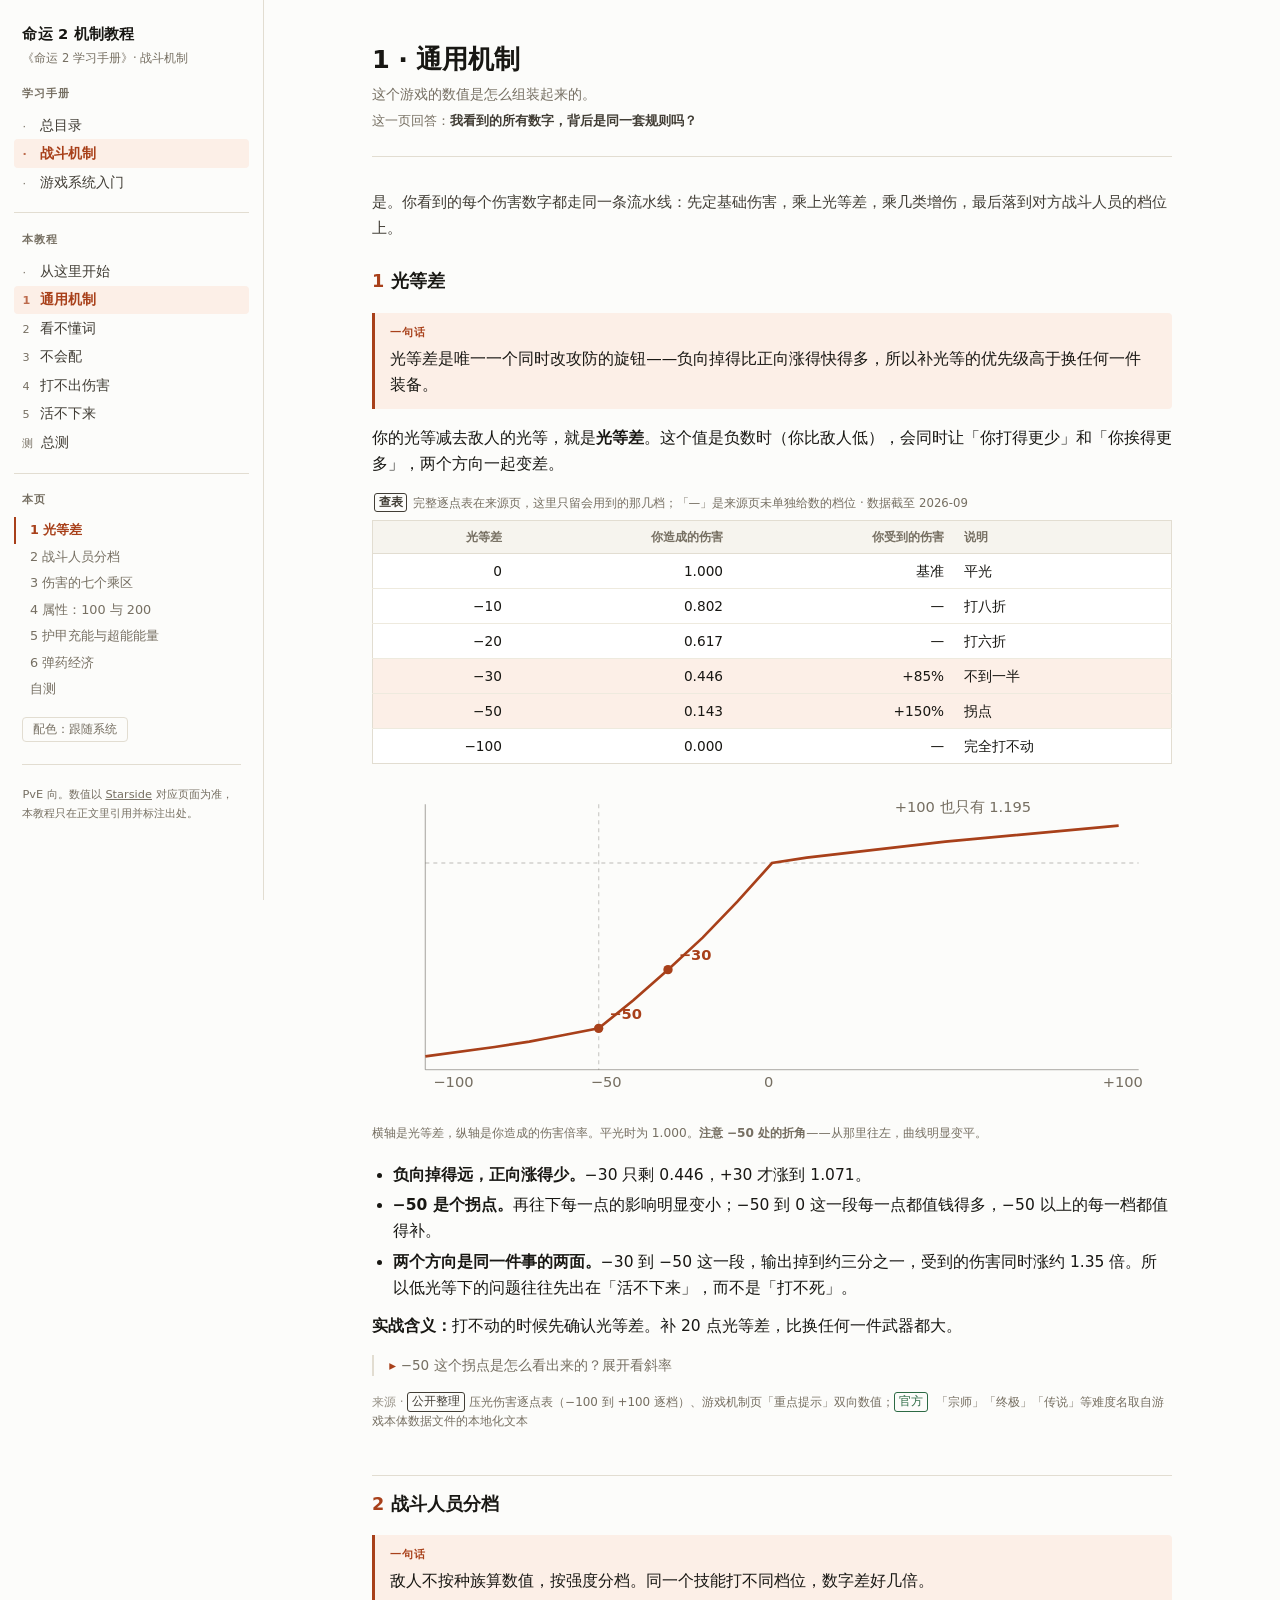
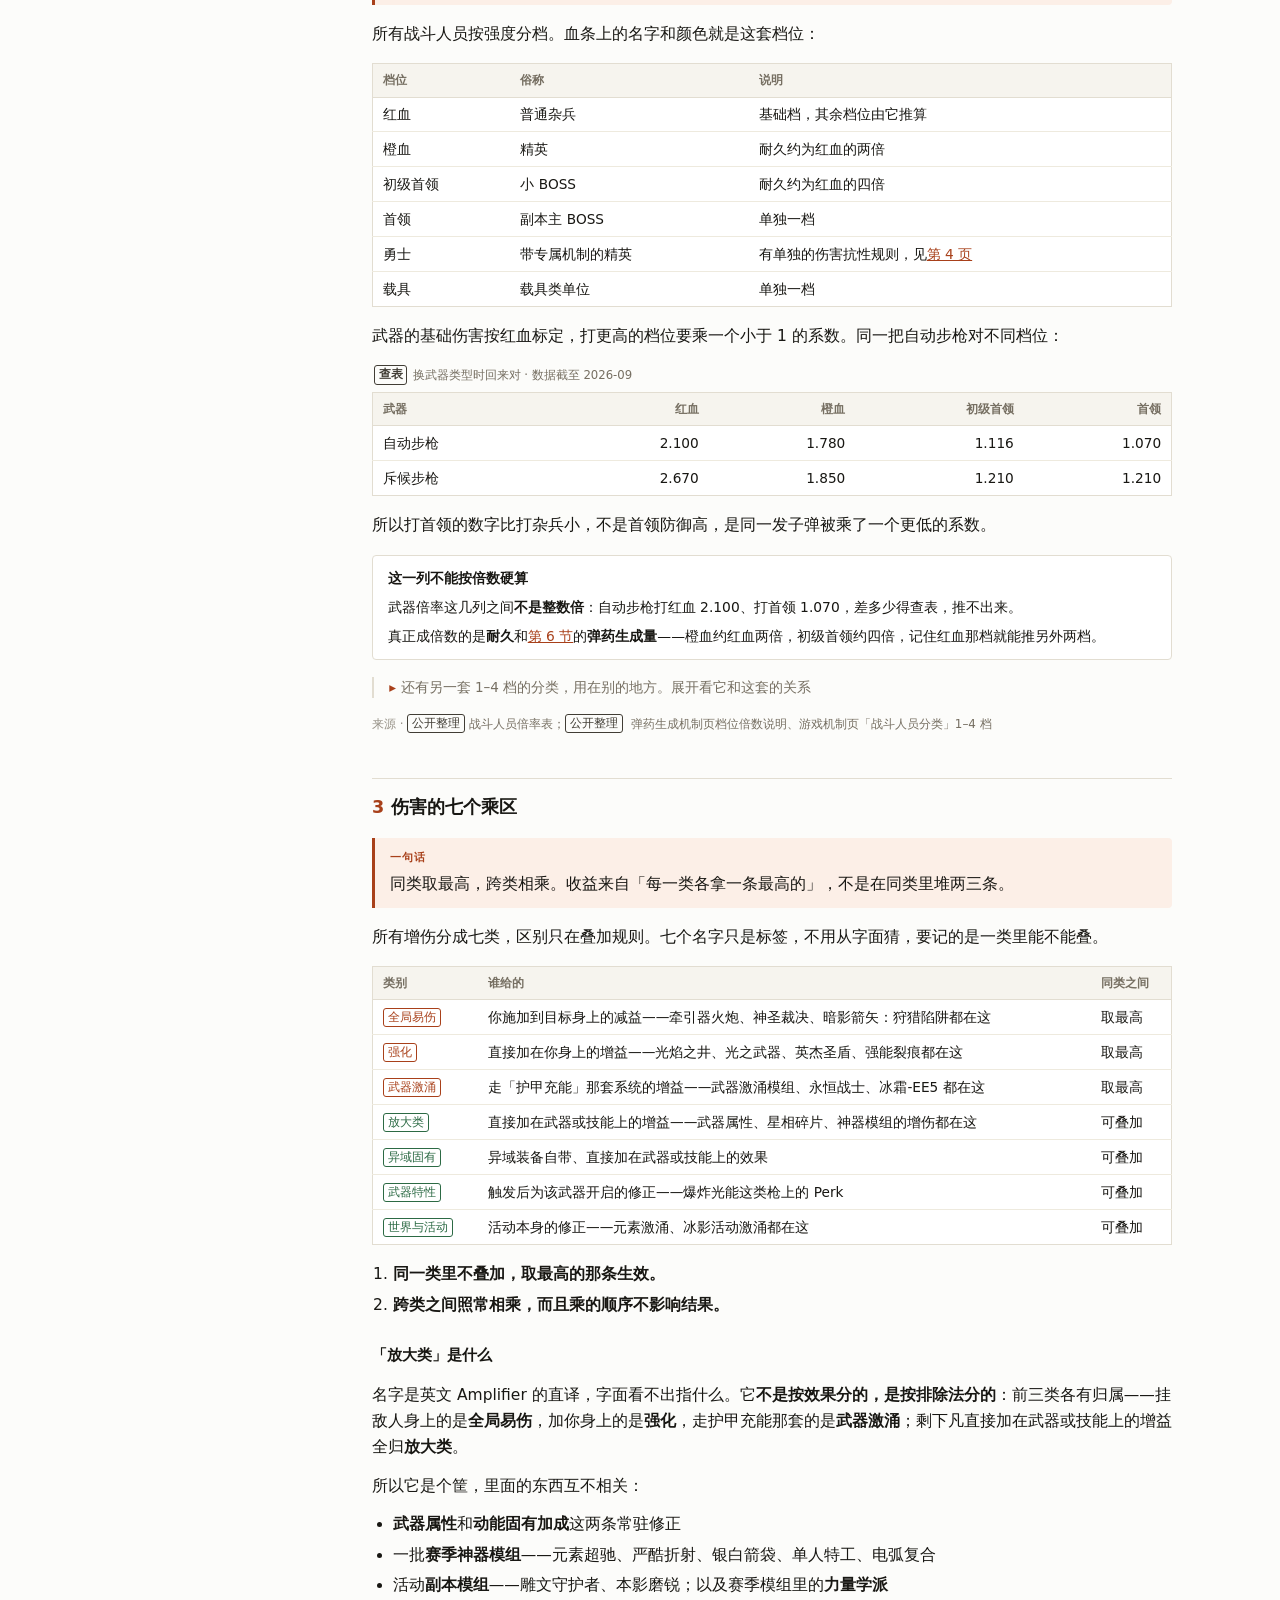
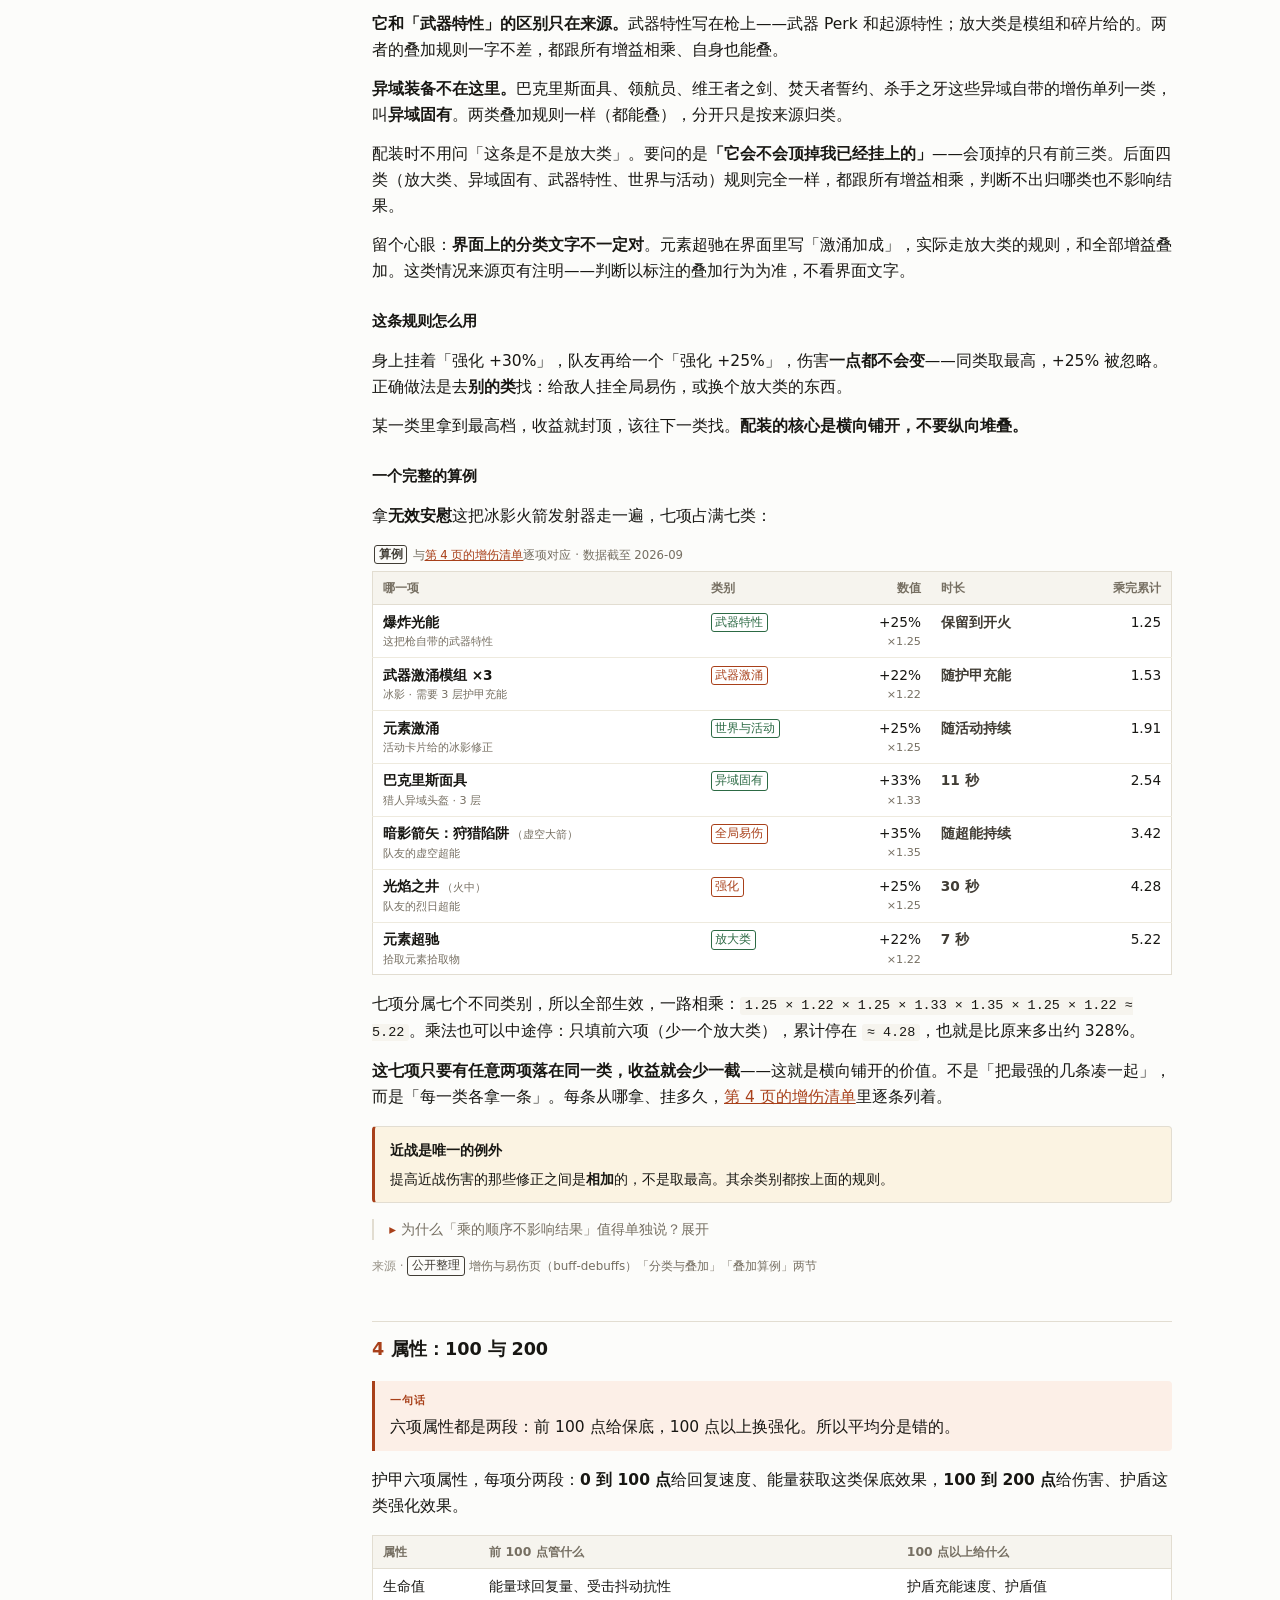
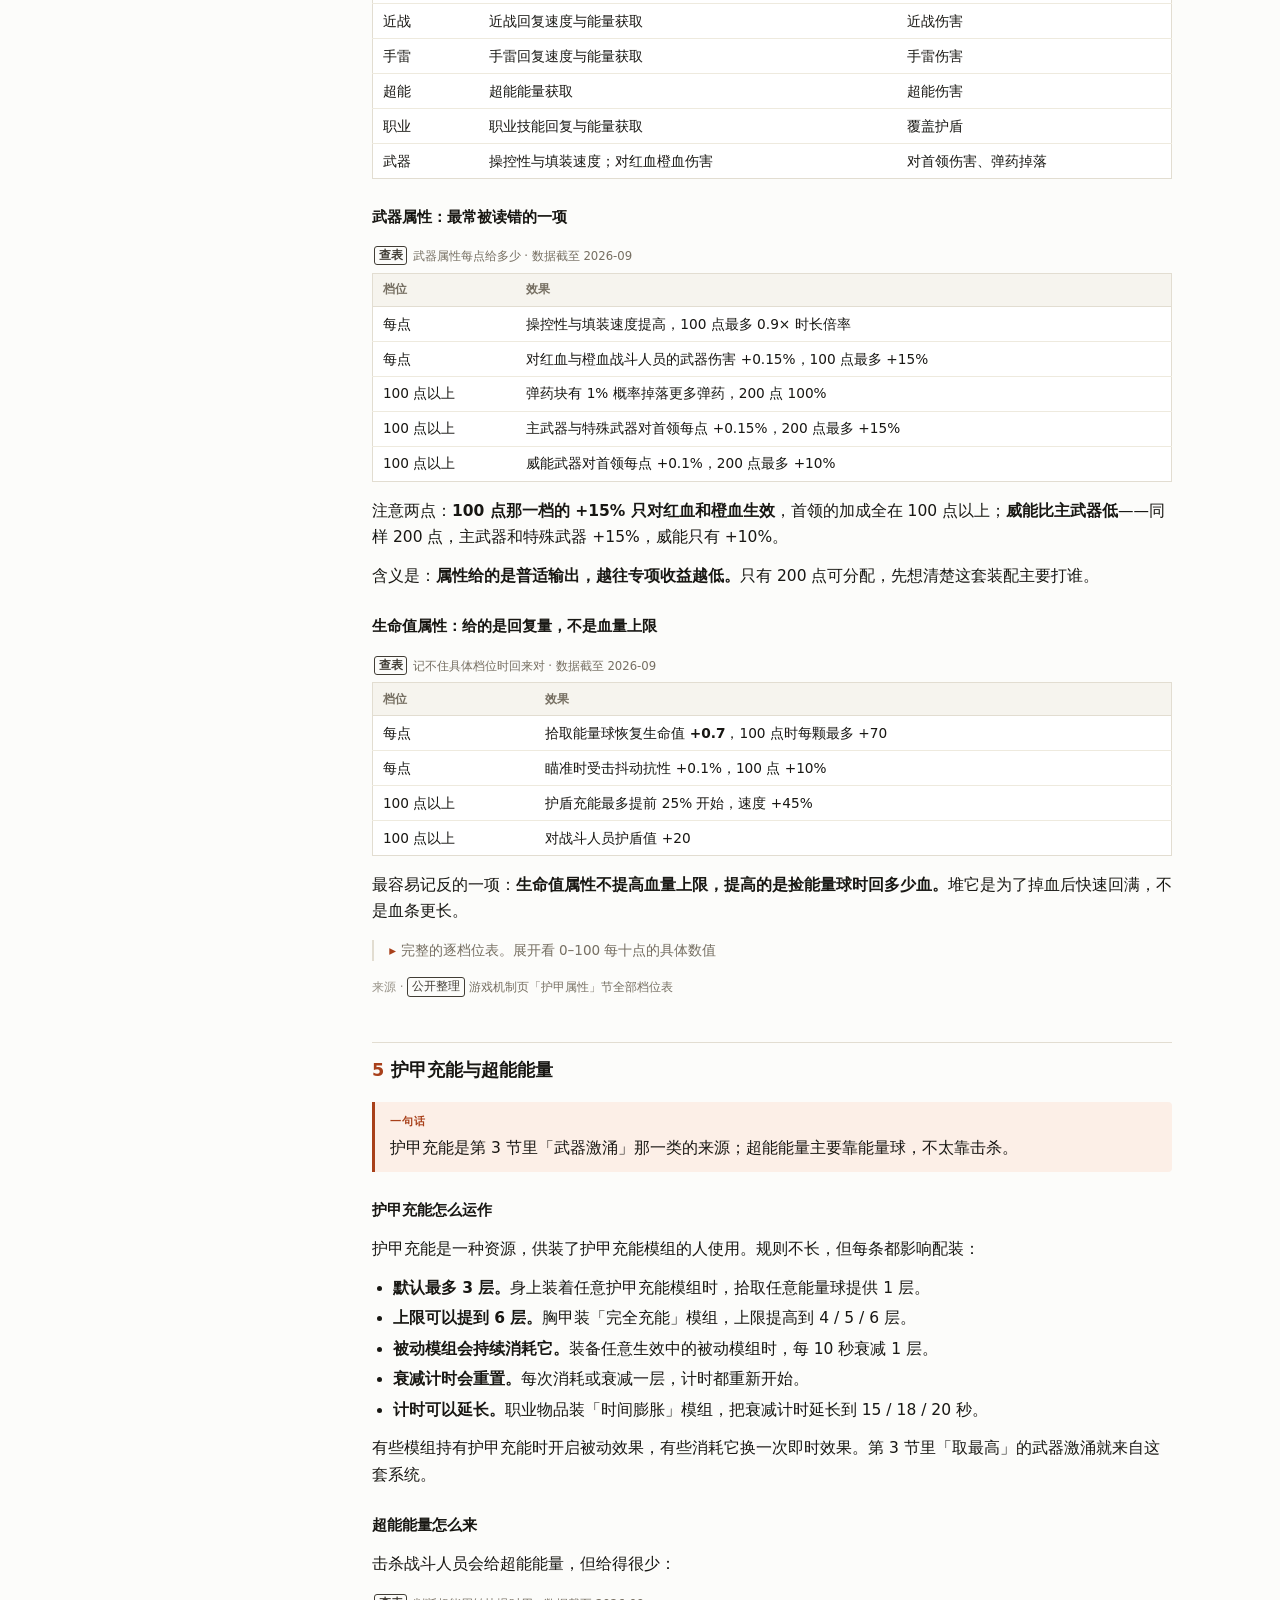
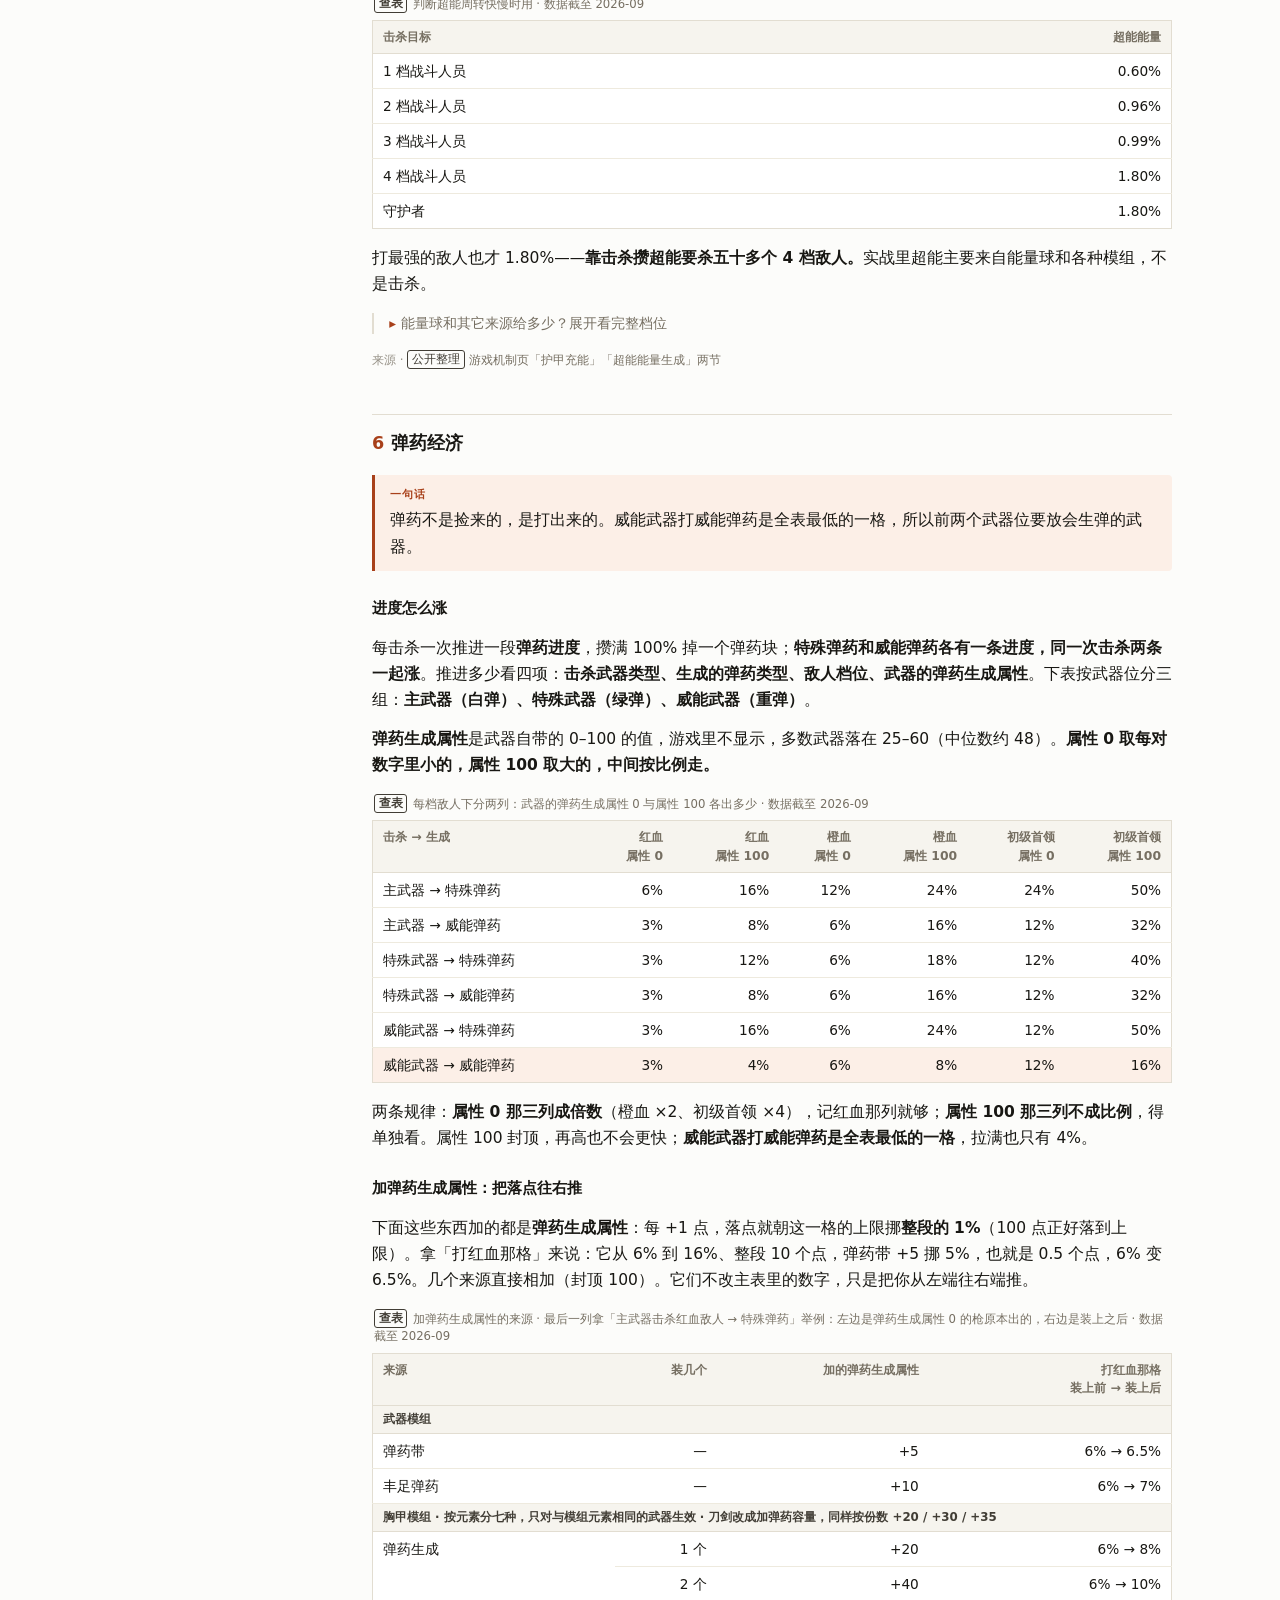
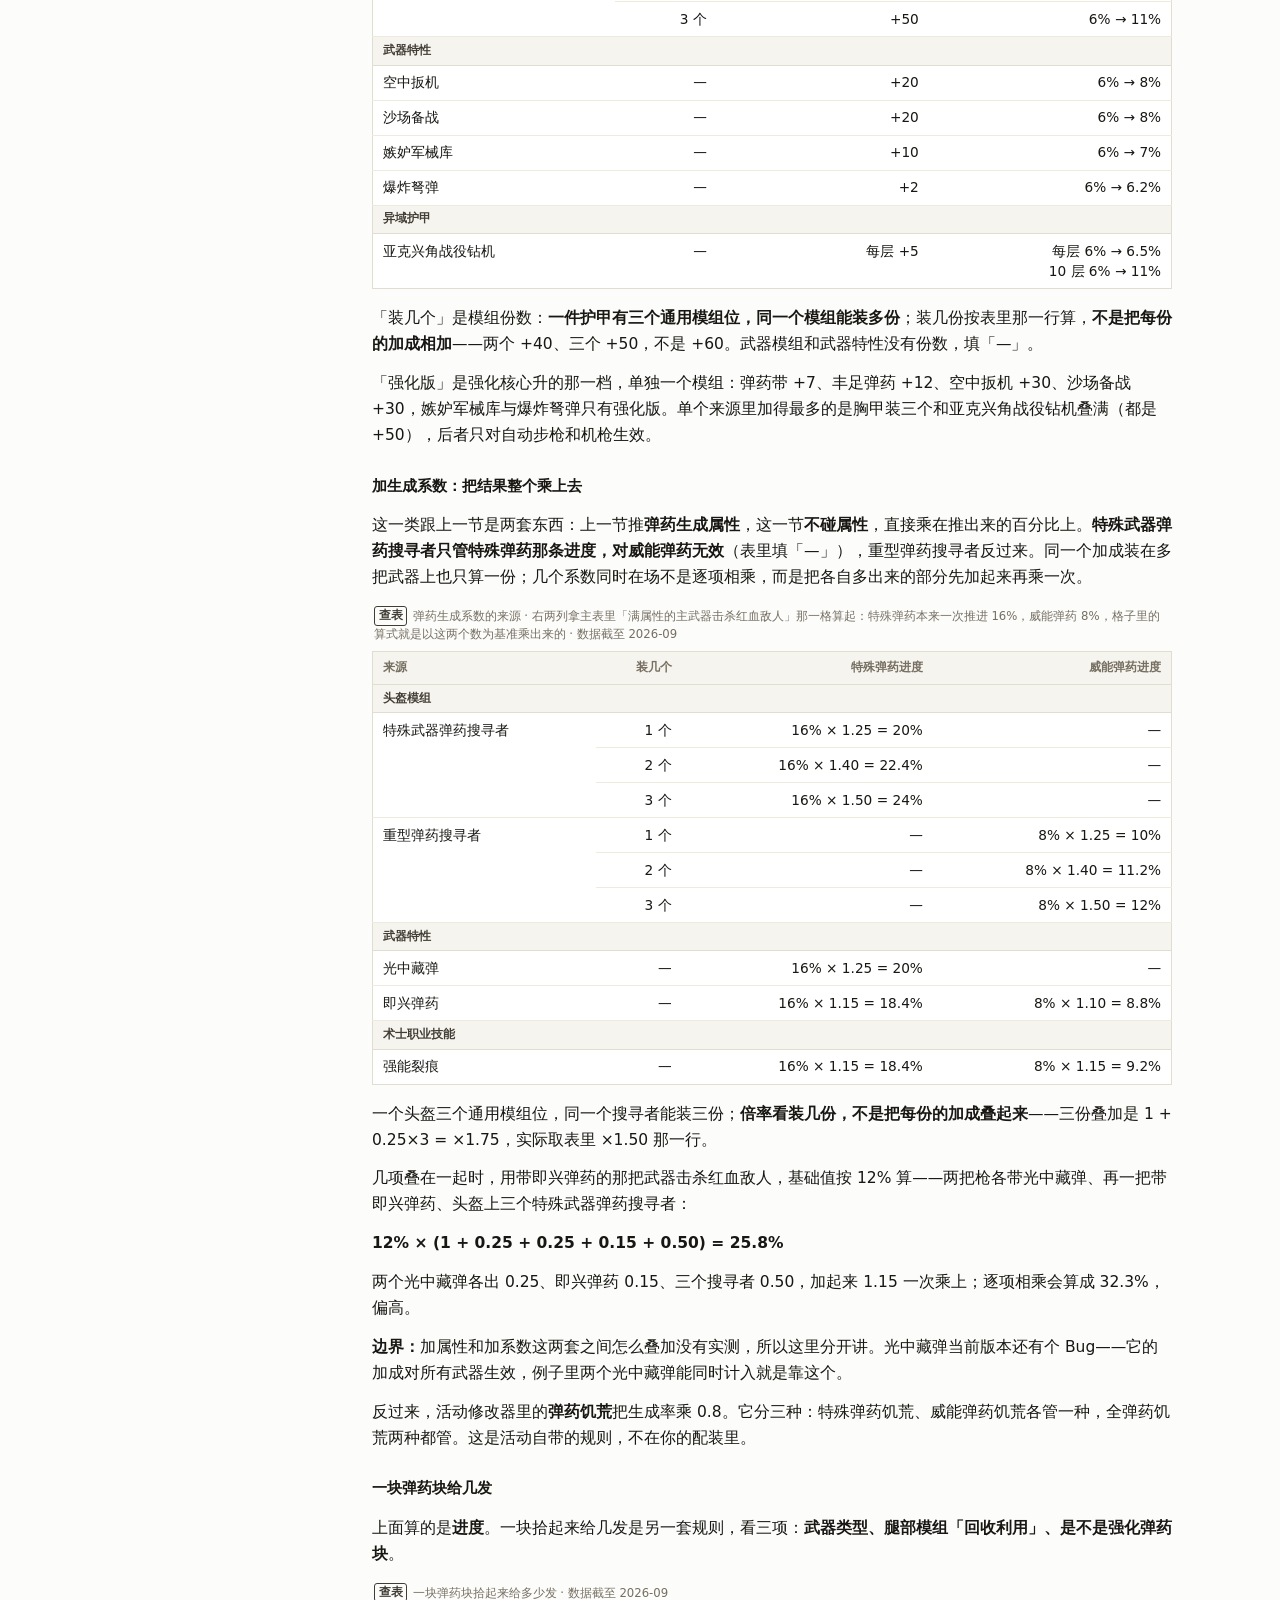
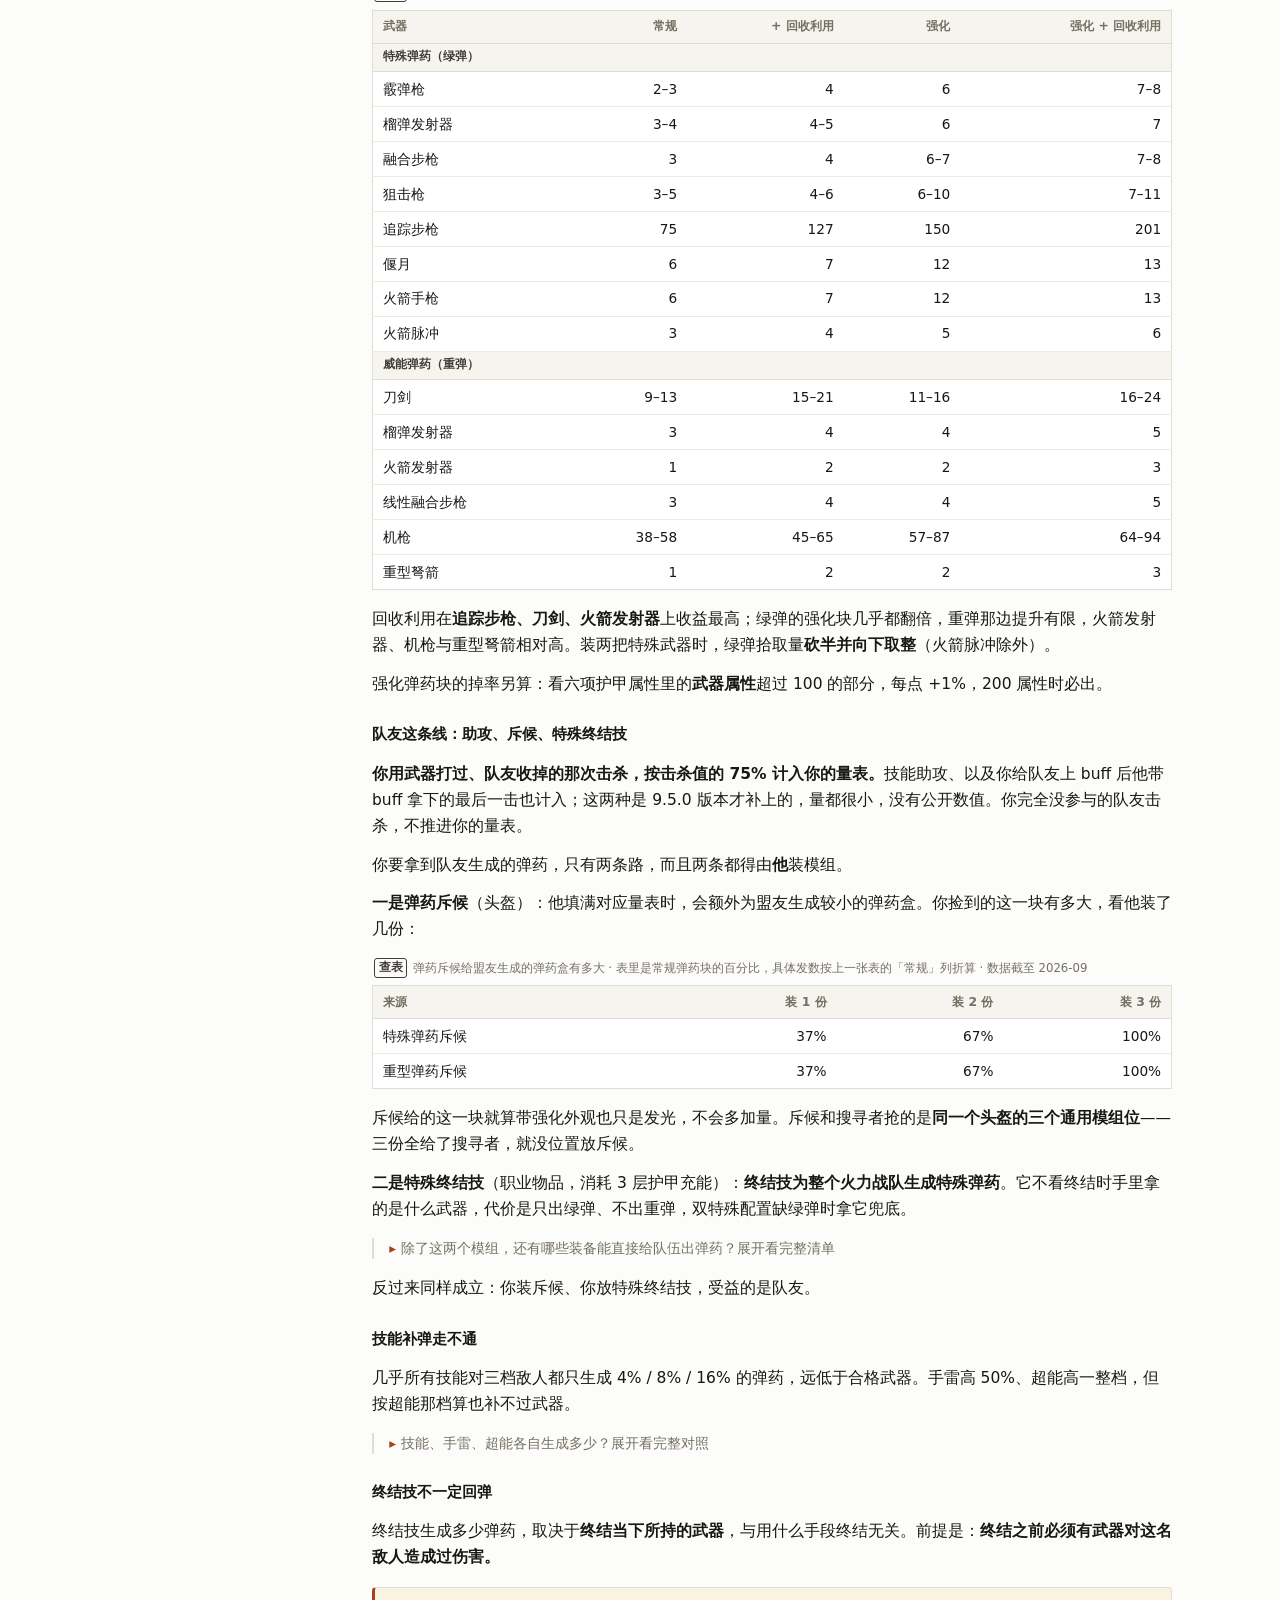
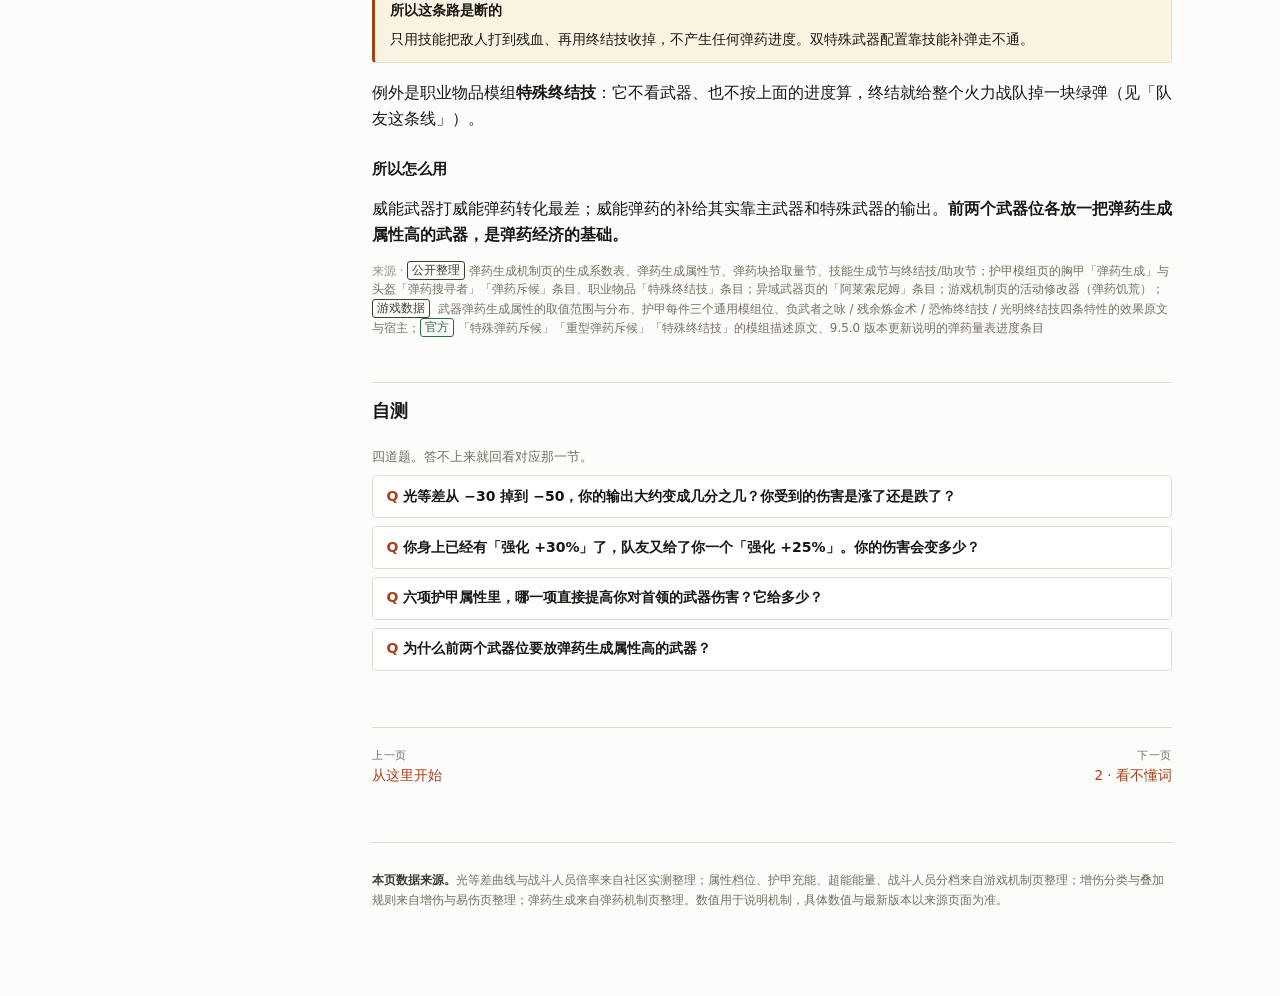
<file: 机制教程/mechanics.html>
<!DOCTYPE html>
<html lang="zh-CN" data-theme="auto">
<head>
<meta charset="utf-8">
<meta name="viewport" content="width=device-width, initial-scale=1">
<title>1 · 通用机制 · 命运 2 机制教程</title>
<meta name="description" content="光等差、战斗人员分档、伤害乘区、属性、护甲充能、弹药经济——这个游戏的数值是怎么组装的。">
<link rel="stylesheet" href="assets/style.css">
</head>
<body data-block="mechanics" data-page="mechanics">

<button class="nav-toggle" id="navtoggle" aria-expanded="false">目录</button>

<aside id="side">
  <a class="brand" href="index.html">命运 2 机制教程</a>
  <p class="brand-sub">《命运 2 学习手册》· 战斗机制</p>

  <nav class="g-nav">
    <p class="nav-title">学习手册</p>
    <a href="../index.html" data-key="home"><span class="k">·</span>总目录</a>
    <a href="index.html" data-key="mechanics"><span class="k">·</span>战斗机制</a>
    <a href="../系统入门/index.html" data-key="systems"><span class="k">·</span>游戏系统入门</a>
  </nav>

  <nav class="c-nav">
    <p class="nav-title">本教程</p>
    <a href="index.html" data-key="index"><span class="k">·</span>从这里开始</a>
    <a href="mechanics.html" data-key="mechanics"><span class="k">1</span>通用机制</a>
    <a href="terms.html" data-key="terms"><span class="k">2</span>看不懂词</a>
    <a href="build.html" data-key="build"><span class="k">3</span>不会配</a>
    <a href="damage.html" data-key="damage"><span class="k">4</span>打不出伤害</a>
    <a href="survive.html" data-key="survive"><span class="k">5</span>活不下来</a>
    <a href="quiz.html" data-key="quiz"><span class="k">测</span>总测</a>
  </nav>

  <nav class="l-nav">
    <p class="nav-title">本页</p>
    <a href="#s1">1 光等差</a>
    <a href="#s2">2 战斗人员分档</a>
    <a href="#s3">3 伤害的七个乘区</a>
    <a href="#s4">4 属性：100 与 200</a>
    <a href="#s5">5 护甲充能与超能能量</a>
    <a href="#s6">6 弹药经济</a>
    <a href="#quiz">自测</a>
  </nav>

  <button class="theme-btn" id="theme">配色</button>

  <div class="side-foot">
    <p>PvE 向。数值以 <a href="https://starside.work/index.html" target="_blank" rel="noopener">Starside</a> 对应页面为准，本教程只在正文里引用并标注出处。</p>
  </div>
</aside>

<main>
<article>

<h1>1 · 通用机制</h1>
<p class="subtitle">这个游戏的数值是怎么组装起来的。</p>
<p class="page-ask">这一页回答：<b>我看到的所有数字，背后是同一套规则吗？</b></p>

<p class="lead">是。你看到的每个伤害数字都走同一条流水线：先定基础伤害，乘上光等差，乘几类增伤，最后落到对方战斗人员的档位上。</p>

<h2 id="s1"><span class="n">1</span>光等差</h2>

<div class="oneline">
  <p><span class="tag">一句话</span>光等差是唯一一个同时改攻防的旋钮——负向掉得比正向涨得快得多，所以补光等的优先级高于换任何一件装备。</p>
</div>

<p>你的光等减去敌人的光等，就是<strong>光等差</strong>。这个值是负数时（你比敌人低），会同时让「你打得更少」和「你挨得更多」，两个方向一起变差。</p>

<table class="lookup">
  <caption><b>查表</b>完整逐点表在来源页，这里只留会用到的那几档；「—」是来源页未单独给数的档位 · 数据截至 2026-09</caption>
  <thead>
    <tr><th class="num">光等差</th><th class="num">你造成的伤害</th><th class="num">你受到的伤害</th><th>说明</th></tr>
  </thead>
  <tbody>
    <tr><td class="num">0</td><td class="num">1.000</td><td class="num">基准</td><td>平光</td></tr>
    <tr><td class="num">−10</td><td class="num">0.802</td><td class="num">—</td><td>打八折</td></tr>
    <tr><td class="num">−20</td><td class="num">0.617</td><td class="num">—</td><td>打六折</td></tr>
    <tr class="hi"><td class="num">−30</td><td class="num">0.446</td><td class="num">+85%</td><td>不到一半</td></tr>
    <tr class="hi"><td class="num">−50</td><td class="num">0.143</td><td class="num">+150%</td><td>拐点</td></tr>
    <tr><td class="num">−100</td><td class="num">0.000</td><td class="num">—</td><td>完全打不动</td></tr>
  </tbody>
</table>

<figure>
  <svg viewBox="0 0 600 250" role="img" aria-label="光等差与伤害倍率的曲线，在负五十处出现明显折角">
    <line class="axis" x1="40" y1="215" x2="575" y2="215"/>
    <line class="axis" x1="40" y1="16" x2="40" y2="215"/>
    <line class="grid" x1="40" y1="60" x2="575" y2="60"/>
    <line class="grid" x1="170" y1="16" x2="170" y2="215"/>
    <polyline class="curve" points="40,205 92,198 118,194 144,189 170,184 196,163 222,140 248,116 274,89 300,60 326,56 378,50 430,44 560,32"/>
    <circle class="dot" cx="222" cy="140" r="3.5"/>
    <circle class="dot" cx="170" cy="184" r="3.5"/>
    <text x="46" y="228">−100</text>
    <text x="164" y="228">−50</text>
    <text x="294" y="228">0</text>
    <text x="548" y="228">+100</text>
    <text class="on" x="230" y="133">−30</text>
    <text class="on" x="178" y="177">−50</text>
    <text x="392" y="22">+100 也只有 1.195</text>
  </svg>
  <figcaption>横轴是光等差，纵轴是你造成的伤害倍率。平光时为 1.000。<strong>注意 −50 处的折角</strong>——从那里往左，曲线明显变平。</figcaption>
</figure>

<ul>
  <li><strong>负向掉得远，正向涨得少。</strong>−30 只剩 0.446，+30 才涨到 1.071。</li>
  <li><strong>−50 是个拐点。</strong>再往下每一点的影响明显变小；−50 到 0 这一段每一点都值钱得多，−50 以上的每一档都值得补。</li>
  <li><strong>两个方向是同一件事的两面。</strong>−30 到 −50 这一段，输出掉到约三分之一，受到的伤害同时涨约 1.35 倍。所以低光等下的问题往往先出在「活不下来」，而不是「打不死」。</li>
</ul>

<p><strong>实战含义：</strong>打不动的时候先确认光等差。补 20 点光等差，比换任何一件武器都大。</p>

<details class="deep">
  <summary>−50 这个拐点是怎么看出来的？展开看斜率</summary>
  <p>把逐点表按段算平均斜率（每点光等差带来的伤害倍率变化）：</p>
  <ul>
    <li>−100 到 −50：约 0.003 / 点</li>
    <li>−50 到 0：约 0.017 / 点</li>
  </ul>
  <p>差了将近六倍。所以 −50 不是感觉上的分界，是曲线上真实的斜率突变点。</p>
  <p><strong>边界：</strong>这张表是 PvE 的，只挑了实战里最常遇到的几档。「说明」列是从本行数值直接读出来的，不是活动对应表——同一个活动里不同遭遇的光等差也会变。<strong>读数以屏幕上显示的光等差为准，不要按活动名去推档位。</strong></p>
  <p><strong>核对：</strong>−30 和 −50 这两档同时出现在逐点表和游戏机制页「重点提示」里（一个给倍率、一个给双向数值），两处对得上。来源页拿这两档当难度参照，标成「终极」和「宗师警戒」——「宗师警戒」是来源页自己的写法，游戏文本里最高的两档是「宗师」和「终极」，「终极」在「宗师」之上。</p>
  <p><strong>别和旁边那条曲线混：</strong>逐点表还并着一列「传说战役」，那是<strong>另一条曲线</strong>——同一档位倍率略高（−30 是 0.463，不是 0.446），而且只有负向有值。传说难度下敌人固定比玩家高，所以那个方向用得上、正向用不上。</p>
</details>

<span class="src"><span class="t">公开整理</span>压光伤害逐点表（−100 到 +100 逐档）、游戏机制页「重点提示」双向数值；<span class="t m">官方</span> 「宗师」「终极」「传说」等难度名取自游戏本体数据文件的本地化文本</span>

<h2 id="s2"><span class="n">2</span>战斗人员分档</h2>

<div class="oneline">
  <p><span class="tag">一句话</span>敌人不按种族算数值，按强度分档。同一个技能打不同档位，数字差好几倍。</p>
</div>

<p>所有战斗人员按强度分档。血条上的名字和颜色就是这套档位：</p>

<table>
  <thead>
    <tr><th>档位</th><th>俗称</th><th>说明</th></tr>
  </thead>
  <tbody>
    <tr><td>红血</td><td>普通杂兵</td><td>基础档，其余档位由它推算</td></tr>
    <tr><td>橙血</td><td>精英</td><td>耐久约为红血的两倍</td></tr>
    <tr><td>初级首领</td><td>小 BOSS</td><td>耐久约为红血的四倍</td></tr>
    <tr><td>首领</td><td>副本主 BOSS</td><td>单独一档</td></tr>
    <tr><td>勇士</td><td>带专属机制的精英</td><td>有单独的伤害抗性规则，见<a href="damage.html">第 4 页</a></td></tr>
    <tr><td>载具</td><td>载具类单位</td><td>单独一档</td></tr>
  </tbody>
</table>

<p>武器的基础伤害按红血标定，打更高的档位要乘一个小于 1 的系数。同一把自动步枪对不同档位：</p>

<table class="lookup">
  <caption><b>查表</b>换武器类型时回来对 · 数据截至 2026-09</caption>
  <thead>
    <tr><th>武器</th><th class="num">红血</th><th class="num">橙血</th><th class="num">初级首领</th><th class="num">首领</th></tr>
  </thead>
  <tbody>
    <tr><td>自动步枪</td><td class="num">2.100</td><td class="num">1.780</td><td class="num">1.116</td><td class="num">1.070</td></tr>
    <tr><td>斥候步枪</td><td class="num">2.670</td><td class="num">1.850</td><td class="num">1.210</td><td class="num">1.210</td></tr>
  </tbody>
</table>

<p>所以打首领的数字比打杂兵小，不是首领防御高，是同一发子弹被乘了一个更低的系数。</p>

<div class="note">
  <span class="h">这一列不能按倍数硬算</span>
  <p>武器倍率这几列之间<strong>不是整数倍</strong>：自动步枪打红血 2.100、打首领 1.070，差多少得查表，推不出来。</p>
  <p>真正成倍数的是<strong>耐久</strong>和<a href="#s6">第 6 节</a>的<strong>弹药生成量</strong>——橙血约红血两倍，初级首领约四倍，记住红血那档就能推另外两档。</p>
</div>

<details class="deep">
  <summary>还有另一套 1–4 档的分类，用在别的地方。展开看它和这套的关系</summary>
  <p>还有一套把战斗人员分成 <strong>1 到 4 档</strong> 的体系，按种族列表划分，用在超能能量和弹药生成的另一部分计算里：</p>
  <ul>
    <li><strong>1 档</strong>：辅助士兵、战兽、海盗军、诅咒怨魂、狂热者、侍从</li>
    <li><strong>2 档</strong>：火枪兵、军团士兵、仆从、哥布林、潜伏者、躯壳</li>
    <li><strong>3 档</strong>：百夫长、队长、骑士、巫师、米诺陶、族长</li>
    <li><strong>4 档</strong>：装甲兵、机甲、死灵、独眼巨人、憎恶、征服者、折磨者、先知</li>
  </ul>
  <p>这套档位<strong>不用于</strong>伤害倍率——伤害看上面那套红血/橙血/首领。它用在超能能量获取（第 5 节）这类计算里。两套不能混用，看表先确认表头写的是哪一套。</p>
  <p><strong>核对：</strong>弹药生成机制页用的是红血/橙血/初级首领那套，超能能量页用的是 1–4 档那套，两张表各自的表头对得上。</p>
</details>

<span class="src"><span class="t">公开整理</span>战斗人员倍率表；<span class="t">公开整理</span> 弹药生成机制页档位倍数说明、游戏机制页「战斗人员分类」1–4 档</span>

<h2 id="s3"><span class="n">3</span>伤害的七个乘区</h2>

<div class="oneline">
  <p><span class="tag">一句话</span>同类取最高，跨类相乘。收益来自「每一类各拿一条最高的」，不是在同类里堆两三条。</p>
</div>

<p>所有增伤分成七类，区别只在叠加规则。七个名字只是标签，不用从字面猜，要记的是一类里能不能叠。</p>

<table>
  <thead>
    <tr><th>类别</th><th>谁给的</th><th>同类之间</th></tr>
  </thead>
  <tbody>
    <tr><td><span class="b one">全局易伤</span></td><td>你施加到目标身上的减益——牵引器火炮、神圣裁决、暗影箭矢：狩猎陷阱都在这</td><td>取最高</td></tr>
    <tr><td><span class="b one">强化</span></td><td>直接加在你身上的增益——光焰之井、光之武器、英杰圣盾、强能裂痕都在这</td><td>取最高</td></tr>
    <tr><td><span class="b one">武器激涌</span></td><td>走「护甲充能」那套系统的增益——武器激涌模组、永恒战士、冰霜-EE5 都在这</td><td>取最高</td></tr>
    <tr><td><span class="b mul">放大类</span></td><td>直接加在武器或技能上的增益——武器属性、星相碎片、神器模组的增伤都在这</td><td>可叠加</td></tr>
    <tr><td><span class="b mul">异域固有</span></td><td>异域装备自带、直接加在武器或技能上的效果</td><td>可叠加</td></tr>
    <tr><td><span class="b mul">武器特性</span></td><td>触发后为该武器开启的修正——爆炸光能这类枪上的 Perk</td><td>可叠加</td></tr>
    <tr><td><span class="b mul">世界与活动</span></td><td>活动本身的修正——元素激涌、冰影活动激涌都在这</td><td>可叠加</td></tr>
  </tbody>
</table>

<ol>
  <li><strong>同一类里不叠加，取最高的那条生效。</strong></li>
  <li><strong>跨类之间照常相乘，而且乘的顺序不影响结果。</strong></li>
</ol>

<h3>「放大类」是什么</h3>

<p>名字是英文 Amplifier 的直译，字面看不出指什么。它<strong>不是按效果分的，是按排除法分的</strong>：前三类各有归属——挂敌人身上的是<strong>全局易伤</strong>，加你身上的是<strong>强化</strong>，走护甲充能那套的是<strong>武器激涌</strong>；剩下凡直接加在武器或技能上的增益全归<strong>放大类</strong>。</p>

<p>所以它是个筐，里面的东西互不相关：</p>

<ul>
  <li><strong>武器属性</strong>和<strong>动能固有加成</strong>这两条常驻修正</li>
  <li>一批<strong>赛季神器模组</strong>——元素超驰、严酷折射、银白箭袋、单人特工、电弧复合</li>
  <li>活动<strong>副本模组</strong>——雕文守护者、本影磨锐；以及赛季模组里的<strong>力量学派</strong></li>
</ul>

<p><strong>它和「武器特性」的区别只在来源。</strong>武器特性写在枪上——武器 Perk 和起源特性；放大类是模组和碎片给的。两者的叠加规则一字不差，都跟所有增益相乘、自身也能叠。</p>

<p><strong>异域装备不在这里。</strong>巴克里斯面具、领航员、维王者之剑、焚天者誓约、杀手之牙这些异域自带的增伤单列一类，叫<strong>异域固有</strong>。两类叠加规则一样（都能叠），分开只是按来源归类。</p>

<p>配装时不用问「这条是不是放大类」。要问的是<strong>「它会不会顶掉我已经挂上的」</strong>——会顶掉的只有前三类。后面四类（放大类、异域固有、武器特性、世界与活动）规则完全一样，都跟所有增益相乘，判断不出归哪类也不影响结果。</p>

<p>留个心眼：<strong>界面上的分类文字不一定对</strong>。元素超驰在界面里写「激涌加成」，实际走放大类的规则，和全部增益叠加。这类情况来源页有注明——判断以标注的叠加行为为准，不看界面文字。</p>

<h3>这条规则怎么用</h3>

<p>身上挂着「强化 +30%」，队友再给一个「强化 +25%」，伤害<strong>一点都不会变</strong>——同类取最高，+25% 被忽略。正确做法是去<strong>别的类</strong>找：给敌人挂全局易伤，或换个放大类的东西。</p>

<p>某一类里拿到最高档，收益就封顶，该往下一类找。<strong>配装的核心是横向铺开，不要纵向堆叠。</strong></p>

<h3>一个完整的算例</h3>

<p>拿<strong>无效安慰</strong>这把冰影火箭发射器走一遍，七项占满七类：</p>

<div class="tbl-wrap">
<table class="lookup">
  <caption><b>算例</b>与<a href="damage.html#list">第 4 页的增伤清单</a>逐项对应 · 数据截至 2026-09</caption>
  <thead>
    <tr><th>哪一项</th><th>类别</th><th class="num">数值</th><th>时长</th><th class="num">乘完累计</th></tr>
  </thead>
  <tbody>
    <tr><td><strong>爆炸光能</strong><span class="sub">这把枪自带的武器特性</span></td><td><span class="b mul">武器特性</span></td><td class="num">+25%<span class="sub">×1.25</span></td><td class="dur">保留到开火</td><td class="num">1.25</td></tr>
    <tr><td><strong>武器激涌模组 ×3</strong><span class="sub">冰影 · 需要 3 层护甲充能</span></td><td><span class="b one">武器激涌</span></td><td class="num">+22%<span class="sub">×1.22</span></td><td class="dur">随护甲充能</td><td class="num">1.53</td></tr>
    <tr><td><strong>元素激涌</strong><span class="sub">活动卡片给的冰影修正</span></td><td><span class="b mul">世界与活动</span></td><td class="num">+25%<span class="sub">×1.25</span></td><td class="dur">随活动持续</td><td class="num">1.91</td></tr>
    <tr><td><strong>巴克里斯面具</strong><span class="sub">猎人异域头盔 · 3 层</span></td><td><span class="b mul">异域固有</span></td><td class="num">+33%<span class="sub">×1.33</span></td><td class="dur">11 秒</td><td class="num">2.54</td></tr>
    <tr><td><strong>暗影箭矢：狩猎陷阱</strong><span class="aka">（虚空大箭）</span><span class="sub">队友的虚空超能</span></td><td><span class="b one">全局易伤</span></td><td class="num">+35%<span class="sub">×1.35</span></td><td class="dur">随超能持续</td><td class="num">3.42</td></tr>
    <tr><td><strong>光焰之井</strong><span class="aka">（火中）</span><span class="sub">队友的烈日超能</span></td><td><span class="b one">强化</span></td><td class="num">+25%<span class="sub">×1.25</span></td><td class="dur">30 秒</td><td class="num">4.28</td></tr>
    <tr><td><strong>元素超驰</strong><span class="sub">拾取元素拾取物</span></td><td><span class="b mul">放大类</span></td><td class="num">+22%<span class="sub">×1.22</span></td><td class="dur">7 秒</td><td class="num">5.22</td></tr>
  </tbody>
</table>
</div>

<p>七项分属七个不同类别，所以全部生效，一路相乘：<code>1.25 × 1.22 × 1.25 × 1.33 × 1.35 × 1.25 × 1.22 ≈ 5.22</code>。乘法也可以中途停：只填前六项（少一个放大类），累计停在 <code>≈ 4.28</code>，也就是比原来多出约 328%。</p>

<p><strong>这七项只要有任意两项落在同一类，收益就会少一截</strong>——这就是横向铺开的价值。不是「把最强的几条凑一起」，而是「每一类各拿一条」。每条从哪拿、挂多久，<a href="damage.html#list">第 4 页的增伤清单</a>里逐条列着。</p>

<div class="note warn">
  <span class="h">近战是唯一的例外</span>
  <p>提高近战伤害的那些修正之间是<strong>相加</strong>的，不是取最高。其余类别都按上面的规则。</p>
</div>

<details class="deep">
  <summary>为什么「乘的顺序不影响结果」值得单独说？展开</summary>
  <p>因为乘法满足交换律。你有 +25% 的全局易伤和 ×1.3 的强化，先乘哪个结果都一样：<code>1.25 × 1.3 = 1.3 × 1.25</code>。</p>
  <p>实用推论：<strong>不用关心挂增益的先后顺序，只要关心「一共铺开了几类」。</strong>排查伤害时按类清点就行，不用复盘操作顺序。</p>
  <p><strong>边界：</strong>这条对近战不成立，因为近战的那几项是相加的，相加同样满足交换律——但它们的<strong>结果</strong>和相乘不同，不是顺序不同。别把「相加」和「相乘」看成同一件事的两种顺序。</p>
  <p><strong>核对：</strong>增伤与易伤页开头的两段正文与分类表一致；页面末尾的「叠加算例」一节用一个完整实例走了一遍乘法（七类全开约 5.22 倍），可以照着对。</p>
</details>

<span class="src"><span class="t">公开整理</span>增伤与易伤页（buff-debuffs）「分类与叠加」「叠加算例」两节</span>

<h2 id="s4"><span class="n">4</span>属性：100 与 200</h2>

<div class="oneline">
  <p><span class="tag">一句话</span>六项属性都是两段：前 100 点给保底，100 点以上换强化。所以平均分是错的。</p>
</div>

<p>护甲六项属性，每项分两段：<strong>0 到 100 点</strong>给回复速度、能量获取这类保底效果，<strong>100 到 200 点</strong>给伤害、护盾这类强化效果。</p>

<table>
  <thead>
    <tr><th>属性</th><th>前 100 点管什么</th><th>100 点以上给什么</th></tr>
  </thead>
  <tbody>
    <tr><td>生命值</td><td>能量球回复量、受击抖动抗性</td><td>护盾充能速度、护盾值</td></tr>
    <tr><td>近战</td><td>近战回复速度与能量获取</td><td>近战伤害</td></tr>
    <tr><td>手雷</td><td>手雷回复速度与能量获取</td><td>手雷伤害</td></tr>
    <tr><td>超能</td><td>超能能量获取</td><td>超能伤害</td></tr>
    <tr><td>职业</td><td>职业技能回复与能量获取</td><td>覆盖护盾</td></tr>
    <tr><td>武器</td><td>操控性与填装速度；对红血橙血伤害</td><td>对首领伤害、弹药掉落</td></tr>
  </tbody>
</table>

<h3>武器属性：最常被读错的一项</h3>

<table class="lookup">
  <caption><b>查表</b>武器属性每点给多少 · 数据截至 2026-09</caption>
  <thead>
    <tr><th>档位</th><th>效果</th></tr>
  </thead>
  <tbody>
    <tr><td>每点</td><td>操控性与填装速度提高，100 点最多 0.9× 时长倍率</td></tr>
    <tr><td>每点</td><td>对红血与橙血战斗人员的武器伤害 +0.15%，100 点最多 +15%</td></tr>
    <tr><td>100 点以上</td><td>弹药块有 1% 概率掉落更多弹药，200 点 100%</td></tr>
    <tr><td>100 点以上</td><td>主武器与特殊武器对首领每点 +0.15%，200 点最多 +15%</td></tr>
    <tr><td>100 点以上</td><td>威能武器对首领每点 +0.1%，200 点最多 +10%</td></tr>
  </tbody>
</table>

<p>注意两点：<strong>100 点那一档的 +15% 只对红血和橙血生效</strong>，首领的加成全在 100 点以上；<strong>威能比主武器低</strong>——同样 200 点，主武器和特殊武器 +15%，威能只有 +10%。</p>

<p>含义是：<strong>属性给的是普适输出，越往专项收益越低。</strong>只有 200 点可分配，先想清楚这套装配主要打谁。</p>

<h3>生命值属性：给的是回复量，不是血量上限</h3>

<table class="lookup">
  <caption><b>查表</b>记不住具体档位时回来对 · 数据截至 2026-09</caption>
  <thead>
    <tr><th>档位</th><th>效果</th></tr>
  </thead>
  <tbody>
    <tr><td>每点</td><td>拾取能量球恢复生命值 <strong>+0.7</strong>，100 点时每颗最多 +70</td></tr>
    <tr><td>每点</td><td>瞄准时受击抖动抗性 +0.1%，100 点 +10%</td></tr>
    <tr><td>100 点以上</td><td>护盾充能最多提前 25% 开始，速度 +45%</td></tr>
    <tr><td>100 点以上</td><td>对战斗人员护盾值 +20</td></tr>
  </tbody>
</table>

<p>最容易记反的一项：<strong>生命值属性不提高血量上限，提高的是捡能量球时回多少血。</strong>堆它是为了掉血后快速回满，不是血条更长。</p>

<details class="deep">
  <summary>完整的逐档位表。展开看 0–100 每十点的具体数值</summary>
  <p><strong>生命值（0–100）：</strong></p>
  <table class="lookup">
    <caption><b>查表</b>逐十点的数值，需要精算时看 · 数据截至 2026-09</caption>
    <thead>
      <tr><th class="num">属性点</th><th class="num">每颗能量球回复</th><th class="num">受击抖动抗性</th></tr>
    </thead>
    <tbody>
      <tr><td class="num">0</td><td class="num">0</td><td class="num">0%</td></tr>
      <tr><td class="num">20</td><td class="num">14</td><td class="num">2%</td></tr>
      <tr><td class="num">40</td><td class="num">28</td><td class="num">4%</td></tr>
      <tr><td class="num">60</td><td class="num">42</td><td class="num">6%</td></tr>
      <tr><td class="num">80</td><td class="num">56</td><td class="num">8%</td></tr>
      <tr class="hi"><td class="num">100</td><td class="num">70</td><td class="num">10%</td></tr>
    </tbody>
  </table>
  <p><strong>100 点以上的伤害类强化：</strong>近战伤害 200 点最多 +30%，手雷伤害 200 点最多 +65%。超能一项在 200 点时提供最多 +45% 的超能伤害；但对光焰之井和黎明护罩这两个超能，改成 +33% 的持续时间，不给伤害。</p>
  <p><strong>边界：</strong>多项数值带方括号写法（如 <code>1.3×［20%］</code>），方括号里是 PvP 数值。这份教程只讲 PvE，看到方括号时取前面那个。</p>
</details>

<span class="src"><span class="t">公开整理</span>游戏机制页「护甲属性」节全部档位表</span>

<h2 id="s5"><span class="n">5</span>护甲充能与超能能量</h2>

<div class="oneline">
  <p><span class="tag">一句话</span>护甲充能是第 3 节里「武器激涌」那一类的来源；超能能量主要靠能量球，不太靠击杀。</p>
</div>

<h3>护甲充能怎么运作</h3>

<p>护甲充能是一种资源，供装了护甲充能模组的人使用。规则不长，但每条都影响配装：</p>

<ul>
  <li><strong>默认最多 3 层。</strong>身上装着任意护甲充能模组时，拾取任意能量球提供 1 层。</li>
  <li><strong>上限可以提到 6 层。</strong>胸甲装「完全充能」模组，上限提高到 4 / 5 / 6 层。</li>
  <li><strong>被动模组会持续消耗它。</strong>装备任意生效中的被动模组时，每 10 秒衰减 1 层。</li>
  <li><strong>衰减计时会重置。</strong>每次消耗或衰减一层，计时都重新开始。</li>
  <li><strong>计时可以延长。</strong>职业物品装「时间膨胀」模组，把衰减计时延长到 15 / 18 / 20 秒。</li>
</ul>

<p>有些模组持有护甲充能时开启被动效果，有些消耗它换一次即时效果。第 3 节里「取最高」的武器激涌就来自这套系统。</p>

<h3>超能能量怎么来</h3>

<p>击杀战斗人员会给超能能量，但给得很少：</p>

<table class="lookup">
  <caption><b>查表</b>判断超能周转快慢时用 · 数据截至 2026-09</caption>
  <thead>
    <tr><th>击杀目标</th><th class="num">超能能量</th></tr>
  </thead>
  <tbody>
    <tr><td>1 档战斗人员</td><td class="num">0.60%</td></tr>
    <tr><td>2 档战斗人员</td><td class="num">0.96%</td></tr>
    <tr><td>3 档战斗人员</td><td class="num">0.99%</td></tr>
    <tr><td>4 档战斗人员</td><td class="num">1.80%</td></tr>
    <tr><td>守护者</td><td class="num">1.80%</td></tr>
  </tbody>
</table>

<p>打最强的敌人也才 1.80%——<strong>靠击杀攒超能要杀五十多个 4 档敌人。</strong>实战里超能主要来自能量球和各种模组，不是击杀。</p>

<details class="deep">
  <summary>能量球和其它来源给多少？展开看完整档位</summary>
  <table class="lookup">
    <caption><b>查表</b>同上，两列直接可比 · 数据截至 2026-09</caption>
    <thead>
      <tr><th>来源</th><th class="num">超能能量</th></tr>
    </thead>
    <tbody>
      <tr><td>收割者 / 火力无限 / 回天掌法 ×1</td><td class="num">0.80%</td></tr>
      <tr><td>同名模组 ×2</td><td class="num">1.10%</td></tr>
      <tr><td>同名模组 ×3</td><td class="num">1.25%</td></tr>
      <tr><td>同名模组 ×4</td><td class="num">1.50%</td></tr>
      <tr><td>黎明护罩超能</td><td class="num">2.30%</td></tr>
      <tr><td>虹吸 ×1、能量节约 ×1（职业专属碎片）</td><td class="num">2.50%</td></tr>
      <tr><td>虹吸 ×2 / 能量节约 ×2</td><td class="num">3.75%</td></tr>
      <tr><td>虹吸 ×3 / 能量节约 ×3</td><td class="num">4.40%</td></tr>
    </tbody>
  </table>
  <p><strong>一颗带满配片的能量球（4.40%）顶得上两个半 4 档敌人。</strong>所以提高超能周转靠「多产生能量球」，不是「多杀杂兵」。</p>
  <p><strong>核对：</strong>这两张表同属游戏机制页的「超能能量生成」节，表头都是「超能能量」，直接可比。</p>
</details>

<span class="src"><span class="t">公开整理</span>游戏机制页「护甲充能」「超能能量生成」两节</span>

<h2 id="s6"><span class="n">6</span>弹药经济</h2>

<div class="oneline">
  <p><span class="tag">一句话</span>弹药不是捡来的，是打出来的。威能武器打威能弹药是全表最低的一格，所以前两个武器位要放会生弹的武器。</p>
</div>

<h3>进度怎么涨</h3>

<p>每击杀一次推进一段<strong>弹药进度</strong>，攒满 100% 掉一个弹药块；<strong>特殊弹药和威能弹药各有一条进度，同一次击杀两条一起涨</strong>。推进多少看四项：<strong>击杀武器类型、生成的弹药类型、敌人档位、武器的弹药生成属性</strong>。下表按武器位分三组：<strong>主武器（白弹）、特殊武器（绿弹）、威能武器（重弹）</strong>。</p>

<p><strong>弹药生成属性</strong>是武器自带的 0–100 的值，游戏里不显示，多数武器落在 25–60（中位数约 48）。<strong>属性 0 取每对数字里小的，属性 100 取大的，中间按比例走。</strong></p>

<div class="tbl-wrap">
<table class="lookup">
  <caption><b>查表</b>每档敌人下分两列：武器的弹药生成属性 0 与属性 100 各出多少 · 数据截至 2026-09</caption>
  <thead>
    <tr><th>击杀 → 生成</th><th class="num">红血<br>属性 0</th><th class="num">红血<br>属性 100</th><th class="num">橙血<br>属性 0</th><th class="num">橙血<br>属性 100</th><th class="num">初级首领<br>属性 0</th><th class="num">初级首领<br>属性 100</th></tr>
  </thead>
  <tbody>
    <tr><td>主武器 → 特殊弹药</td><td class="num">6%</td><td class="num">16%</td><td class="num">12%</td><td class="num">24%</td><td class="num">24%</td><td class="num">50%</td></tr>
    <tr><td>主武器 → 威能弹药</td><td class="num">3%</td><td class="num">8%</td><td class="num">6%</td><td class="num">16%</td><td class="num">12%</td><td class="num">32%</td></tr>
    <tr><td>特殊武器 → 特殊弹药</td><td class="num">3%</td><td class="num">12%</td><td class="num">6%</td><td class="num">18%</td><td class="num">12%</td><td class="num">40%</td></tr>
    <tr><td>特殊武器 → 威能弹药</td><td class="num">3%</td><td class="num">8%</td><td class="num">6%</td><td class="num">16%</td><td class="num">12%</td><td class="num">32%</td></tr>
    <tr><td>威能武器 → 特殊弹药</td><td class="num">3%</td><td class="num">16%</td><td class="num">6%</td><td class="num">24%</td><td class="num">12%</td><td class="num">50%</td></tr>
    <tr class="hi"><td>威能武器 → 威能弹药</td><td class="num">3%</td><td class="num">4%</td><td class="num">6%</td><td class="num">8%</td><td class="num">12%</td><td class="num">16%</td></tr>
  </tbody>
</table>
</div>

<p>两条规律：<strong>属性 0 那三列成倍数</strong>（橙血 ×2、初级首领 ×4），记红血那列就够；<strong>属性 100 那三列不成比例</strong>，得单独看。属性 100 封顶，再高也不会更快；<strong>威能武器打威能弹药是全表最低的一格</strong>，拉满也只有 4%。</p>

<h3>加弹药生成属性：把落点往右推</h3>

<p>下面这些东西加的都是<strong>弹药生成属性</strong>：每 +1 点，落点就朝这一格的上限挪<strong>整段的 1%</strong>（100 点正好落到上限）。拿「打红血那格」来说：它从 6% 到 16%、整段 10 个点，弹药带 +5 挪 5%，也就是 0.5 个点，6% 变 6.5%。几个来源直接相加（封顶 100）。它们不改主表里的数字，只是把你从左端往右端推。</p>

<div class="tbl-wrap">
<table class="lookup">
  <caption><b>查表</b>加弹药生成属性的来源 · 最后一列拿「主武器击杀红血敌人 → 特殊弹药」举例：左边是弹药生成属性 0 的枪原本出的，右边是装上之后 · 数据截至 2026-09</caption>
  <thead>
    <tr><th class="row-col">来源</th><th class="num">装几个</th><th class="num">加的弹药生成属性</th><th class="num">打红血那格<br>装上前 → 装上后</th></tr>
  </thead>
  <tbody>
    <tr class="grp"><td colspan="4">武器模组</td></tr>
    <tr><td>弹药带</td><td class="num">—</td><td class="num">+5</td><td class="num">6% → 6.5%</td></tr>
    <tr><td>丰足弹药</td><td class="num">—</td><td class="num">+10</td><td class="num">6% → 7%</td></tr>
    <tr class="grp"><td colspan="4">胸甲模组 · 按元素分七种，只对与模组元素相同的武器生效 · 刀剑改成加弹药容量，同样按份数 +20 / +30 / +35</td></tr>
    <tr><td rowspan="3">弹药生成</td><td class="num">1 个</td><td class="num">+20</td><td class="num">6% → 8%</td></tr>
    <tr><td class="num">2 个</td><td class="num">+40</td><td class="num">6% → 10%</td></tr>
    <tr><td class="num">3 个</td><td class="num">+50</td><td class="num">6% → 11%</td></tr>
    <tr class="grp"><td colspan="4">武器特性</td></tr>
    <tr><td>空中扳机</td><td class="num">—</td><td class="num">+20</td><td class="num">6% → 8%</td></tr>
    <tr><td>沙场备战</td><td class="num">—</td><td class="num">+20</td><td class="num">6% → 8%</td></tr>
    <tr><td>嫉妒军械库</td><td class="num">—</td><td class="num">+10</td><td class="num">6% → 7%</td></tr>
    <tr><td>爆炸弩弹</td><td class="num">—</td><td class="num">+2</td><td class="num">6% → 6.2%</td></tr>
    <tr class="grp"><td colspan="4">异域护甲</td></tr>
    <tr><td>亚克兴角战役钻机</td><td class="num">—</td><td class="num">每层 +5</td><td class="num">每层 6% → 6.5%<br>10 层 6% → 11%</td></tr>
  </tbody>
</table>
</div>

<p>「装几个」是模组份数：<strong>一件护甲有三个通用模组位，同一个模组能装多份</strong>；装几份按表里那一行算，<strong>不是把每份的加成相加</strong>——两个 +40、三个 +50，不是 +60。武器模组和武器特性没有份数，填「—」。</p>

<p>「强化版」是强化核心升的那一档，单独一个模组：弹药带 +7、丰足弹药 +12、空中扳机 +30、沙场备战 +30，嫉妒军械库与爆炸弩弹只有强化版。单个来源里加得最多的是胸甲装三个和亚克兴角战役钻机叠满（都是 +50），后者只对自动步枪和机枪生效。</p>

<h3>加生成系数：把结果整个乘上去</h3>

<p>这一类跟上一节是两套东西：上一节推<strong>弹药生成属性</strong>，这一节<strong>不碰属性</strong>，直接乘在推出来的百分比上。<strong>特殊武器弹药搜寻者只管特殊弹药那条进度，对威能弹药无效</strong>（表里填「—」），重型弹药搜寻者反过来。同一个加成装在多把武器上也只算一份；几个系数同时在场不是逐项相乘，而是把各自多出来的部分先加起来再乘一次。</p>

<div class="tbl-wrap">
<table class="lookup">
  <caption><b>查表</b>弹药生成系数的来源 · 右两列拿主表里「满属性的主武器击杀红血敌人」那一格算起：特殊弹药本来一次推进 16%，威能弹药 8%，格子里的算式就是以这两个数为基准乘出来的 · 数据截至 2026-09</caption>
  <thead>
    <tr><th class="row-col">来源</th><th class="num">装几个</th><th class="num">特殊弹药进度</th><th class="num">威能弹药进度</th></tr>
  </thead>
  <tbody>
    <tr class="grp"><td colspan="4">头盔模组</td></tr>
    <tr><td rowspan="3">特殊武器弹药搜寻者</td><td class="num">1 个</td><td class="num">16% × 1.25 = 20%</td><td class="num">—</td></tr>
    <tr><td class="num">2 个</td><td class="num">16% × 1.40 = 22.4%</td><td class="num">—</td></tr>
    <tr><td class="num">3 个</td><td class="num">16% × 1.50 = 24%</td><td class="num">—</td></tr>
    <tr><td rowspan="3">重型弹药搜寻者</td><td class="num">1 个</td><td class="num">—</td><td class="num">8% × 1.25 = 10%</td></tr>
    <tr><td class="num">2 个</td><td class="num">—</td><td class="num">8% × 1.40 = 11.2%</td></tr>
    <tr><td class="num">3 个</td><td class="num">—</td><td class="num">8% × 1.50 = 12%</td></tr>
    <tr class="grp"><td colspan="4">武器特性</td></tr>
    <tr><td>光中藏弹</td><td class="num">—</td><td class="num">16% × 1.25 = 20%</td><td class="num">—</td></tr>
    <tr><td>即兴弹药</td><td class="num">—</td><td class="num">16% × 1.15 = 18.4%</td><td class="num">8% × 1.10 = 8.8%</td></tr>
    <tr class="grp"><td colspan="4">术士职业技能</td></tr>
    <tr><td>强能裂痕</td><td class="num">—</td><td class="num">16% × 1.15 = 18.4%</td><td class="num">8% × 1.15 = 9.2%</td></tr>
  </tbody>
</table>
</div>

<p>一个头盔三个通用模组位，同一个搜寻者能装三份；<strong>倍率看装几份，不是把每份的加成叠起来</strong>——三份叠加是 1 + 0.25×3 = ×1.75，实际取表里 ×1.50 那一行。</p>

<p>几项叠在一起时，用带即兴弹药的那把武器击杀红血敌人，基础值按 12% 算——两把枪各带光中藏弹、再一把带即兴弹药、头盔上三个特殊武器弹药搜寻者：</p>

<p><strong>12% × (1 + 0.25 + 0.25 + 0.15 + 0.50) = 25.8%</strong></p>

<p>两个光中藏弹各出 0.25、即兴弹药 0.15、三个搜寻者 0.50，加起来 1.15 一次乘上；逐项相乘会算成 32.3%，偏高。</p>

<p><strong>边界：</strong>加属性和加系数这两套之间怎么叠加没有实测，所以这里分开讲。光中藏弹当前版本还有个 Bug——它的加成对所有武器生效，例子里两个光中藏弹能同时计入就是靠这个。</p>

<p>反过来，活动修改器里的<strong>弹药饥荒</strong>把生成率乘 0.8。它分三种：特殊弹药饥荒、威能弹药饥荒各管一种，全弹药饥荒两种都管。这是活动自带的规则，不在你的配装里。</p>

<h3>一块弹药块给几发</h3>

<p>上面算的是<strong>进度</strong>。一块拾起来给几发是另一套规则，看三项：<strong>武器类型、腿部模组「回收利用」、是不是强化弹药块</strong>。</p>

<div class="tbl-wrap">
  <table class="lookup">
    <caption><b>查表</b>一块弹药块拾起来给多少发 · 数据截至 2026-09</caption>
    <thead>
      <tr><th>武器</th><th class="num">常规</th><th class="num">+ 回收利用</th><th class="num">强化</th><th class="num">强化 + 回收利用</th></tr>
    </thead>
    <tbody>
      <tr class="grp"><td colspan="5">特殊弹药（绿弹）</td></tr>
      <tr><td>霰弹枪</td><td class="num">2–3</td><td class="num">4</td><td class="num">6</td><td class="num">7–8</td></tr>
      <tr><td>榴弹发射器</td><td class="num">3–4</td><td class="num">4–5</td><td class="num">6</td><td class="num">7</td></tr>
      <tr><td>融合步枪</td><td class="num">3</td><td class="num">4</td><td class="num">6–7</td><td class="num">7–8</td></tr>
      <tr><td>狙击枪</td><td class="num">3–5</td><td class="num">4–6</td><td class="num">6–10</td><td class="num">7–11</td></tr>
      <tr><td>追踪步枪</td><td class="num">75</td><td class="num">127</td><td class="num">150</td><td class="num">201</td></tr>
      <tr><td>偃月</td><td class="num">6</td><td class="num">7</td><td class="num">12</td><td class="num">13</td></tr>
      <tr><td>火箭手枪</td><td class="num">6</td><td class="num">7</td><td class="num">12</td><td class="num">13</td></tr>
      <tr><td>火箭脉冲</td><td class="num">3</td><td class="num">4</td><td class="num">5</td><td class="num">6</td></tr>
      <tr class="grp"><td colspan="5">威能弹药（重弹）</td></tr>
      <tr><td>刀剑</td><td class="num">9–13</td><td class="num">15–21</td><td class="num">11–16</td><td class="num">16–24</td></tr>
      <tr><td>榴弹发射器</td><td class="num">3</td><td class="num">4</td><td class="num">4</td><td class="num">5</td></tr>
      <tr><td>火箭发射器</td><td class="num">1</td><td class="num">2</td><td class="num">2</td><td class="num">3</td></tr>
      <tr><td>线性融合步枪</td><td class="num">3</td><td class="num">4</td><td class="num">4</td><td class="num">5</td></tr>
      <tr><td>机枪</td><td class="num">38–58</td><td class="num">45–65</td><td class="num">57–87</td><td class="num">64–94</td></tr>
      <tr><td>重型弩箭</td><td class="num">1</td><td class="num">2</td><td class="num">2</td><td class="num">3</td></tr>
    </tbody>
  </table>
</div>

<p>回收利用在<strong>追踪步枪、刀剑、火箭发射器</strong>上收益最高；绿弹的强化块几乎都翻倍，重弹那边提升有限，火箭发射器、机枪与重型弩箭相对高。装两把特殊武器时，绿弹拾取量<strong>砍半并向下取整</strong>（火箭脉冲除外）。</p>

<p>强化弹药块的掉率另算：看六项护甲属性里的<strong>武器属性</strong>超过 100 的部分，每点 +1%，200 属性时必出。</p>

<h3>队友这条线：助攻、斥候、特殊终结技</h3>

<p><strong>你用武器打过、队友收掉的那次击杀，按击杀值的 75% 计入你的量表。</strong>技能助攻、以及你给队友上 buff 后他带 buff 拿下的最后一击也计入；这两种是 9.5.0 版本才补上的，量都很小，没有公开数值。你完全没参与的队友击杀，不推进你的量表。</p>

<p>你要拿到队友生成的弹药，只有两条路，而且两条都得由<strong>他</strong>装模组。</p>

<p><strong>一是弹药斥候</strong>（头盔）：他填满对应量表时，会额外为盟友生成较小的弹药盒。你捡到的这一块有多大，看他装了几份：</p>

<div class="tbl-wrap">
  <table class="lookup">
    <caption><b>查表</b>弹药斥候给盟友生成的弹药盒有多大 · 表里是常规弹药块的百分比，具体发数按上一张表的「常规」列折算 · 数据截至 2026-09</caption>
    <thead>
      <tr><th class="row-col">来源</th><th class="num">装 1 份</th><th class="num">装 2 份</th><th class="num">装 3 份</th></tr>
    </thead>
    <tbody>
      <tr><td>特殊弹药斥候</td><td class="num">37%</td><td class="num">67%</td><td class="num">100%</td></tr>
      <tr><td>重型弹药斥候</td><td class="num">37%</td><td class="num">67%</td><td class="num">100%</td></tr>
    </tbody>
  </table>
</div>

<p>斥候给的这一块就算带强化外观也只是发光，不会多加量。斥候和搜寻者抢的是<strong>同一个头盔的三个通用模组位</strong>——三份全给了搜寻者，就没位置放斥候。</p>

<p><strong>二是特殊终结技</strong>（职业物品，消耗 3 层护甲充能）：<strong>终结技为整个火力战队生成特殊弹药</strong>。它不看终结时手里拿的是什么武器，代价是只出绿弹、不出重弹，双特殊配置缺绿弹时拿它兜底。</p>

<details class="deep">
  <summary>除了这两个模组，还有哪些装备能直接给队伍出弹药？展开看完整清单</summary>
  <div class="tbl-wrap">
    <table class="lookup">
      <caption><b>查表</b>会直接给队友出弹药的装备 · 数据截至 2026-09</caption>
      <thead>
        <tr><th class="row-col">来源</th><th>给队伍出什么</th></tr>
      </thead>
      <tbody>
        <tr><td>负武者之咏<br>永劫邪教套装</td><td>对精英用终结技出绿弹；对首领或初级首领用终结技出重弹</td></tr>
        <tr><td>残余炼金术<br>异域榴弹发射器「阿莱索尼姆」</td><td>拾取残余攒能量，能在射弹命中位置为你和盟友生成弹药；50% 能量解锁绿弹模式，100% 解锁重弹模式</td></tr>
        <tr><td>恐怖终结技<br>神器模组（往季）</td><td>终结击败强力战斗人员出绿弹；对镇压者、折磨者或勇士出更多</td></tr>
        <tr><td>光明终结技<br>神器模组（往季）</td><td>对光明邪魔族负光者或勇士用终结技出重弹</td></tr>
      </tbody>
    </table>
  </div>
  <p><strong>核对：</strong>四条效果的文案都在游戏本体数据里能查到原文；负武者之咏来自永劫邪教套装的三件（永劫灵魂 / 永劫雨燕 / 永劫安泰），残余炼金术来自异域榴弹发射器「阿莱索尼姆」，两处名称与护甲、异域武器两页的条目一致。两条神器条目是往季神器里出现过的，当季神器表里都查不到——它们记录规则，不是现在能带的东西。</p>
</details>

<p>反过来同样成立：你装斥候、你放特殊终结技，受益的是队友。</p>

<h3>技能补弹走不通</h3>

<p>几乎所有技能对三档敌人都只生成 4% / 8% / 16% 的弹药，远低于合格武器。手雷高 50%、超能高一整档，但按超能那档算也补不过武器。</p>

<details class="deep">
  <summary>技能、手雷、超能各自生成多少？展开看完整对照</summary>
  <table class="lookup">
    <caption><b>查表</b>技能补弹这条路走不通，数值留作对照 · 数据截至 2026-09</caption>
    <thead>
      <tr><th>来源</th><th class="num">红血</th><th class="num">橙血</th><th class="num">初级首领</th></tr>
    </thead>
    <tbody>
      <tr><td>技能 → 特殊弹药 / 威能弹药</td><td class="num">4%</td><td class="num">8%</td><td class="num">16%</td></tr>
      <tr><td>手雷 → 特殊弹药</td><td class="num">6%</td><td class="num">12%</td><td class="num">24%</td></tr>
      <tr><td>手雷 → 威能弹药</td><td class="num">4%</td><td class="num">8%</td><td class="num">16%</td></tr>
      <tr><td>超能 → 特殊弹药</td><td class="num">12%</td><td class="num">24%</td><td class="num">48%</td></tr>
      <tr><td>超能 → 威能弹药</td><td class="num">8%</td><td class="num">16%</td><td class="num">32%</td></tr>
    </tbody>
  </table>
  <p>两个例外：<strong>手雷生成特殊弹药比其他技能快 50%；超能整整高出一档。</strong>超能打初级首领时能生成 48% 的特殊弹药，是全表技能类里最高的。</p>
  <p><strong>刀剑是特例：</strong>它没有弹药生成属性，也无法被弹药模组改变，击杀固定生成 3% 特殊弹药与 3% 威能弹药进度。</p>
  <p><strong>核对：</strong>武器类各行来自弹药页的「弹药生成系数」表，技能类来自同页「技能与超能弹药生成」节，两处对同一个「威能武器生成威能弹药最低」的结论一致。</p>
</details>

<h3>终结技不一定回弹</h3>

<p>终结技生成多少弹药，取决于<strong>终结当下所持的武器</strong>，与用什么手段终结无关。前提是：<strong>终结之前必须有武器对这名敌人造成过伤害。</strong></p>

<div class="note warn">
  <span class="h">所以这条路是断的</span>
  <p>只用技能把敌人打到残血、再用终结技收掉，不产生任何弹药进度。双特殊武器配置靠技能补弹走不通。</p>
</div>

<p>例外是职业物品模组<strong>特殊终结技</strong>：它不看武器、也不按上面的进度算，终结就给整个火力战队掉一块绿弹（见「队友这条线」）。</p>

<h3>所以怎么用</h3>

<p>威能武器打威能弹药转化最差；威能弹药的补给其实靠主武器和特殊武器的输出。<strong>前两个武器位各放一把弹药生成属性高的武器，是弹药经济的基础。</strong></p>

<span class="src"><span class="t">公开整理</span>弹药生成机制页的生成系数表、弹药生成属性节、弹药块拾取量节、技能生成节与终结技/助攻节；护甲模组页的胸甲「弹药生成」与头盔「弹药搜寻者」「弹药斥候」条目、职业物品「特殊终结技」条目；异域武器页的「阿莱索尼姆」条目；游戏机制页的活动修改器（弹药饥荒）；<span class="t">游戏数据</span> 武器弹药生成属性的取值范围与分布、护甲每件三个通用模组位、负武者之咏 / 残余炼金术 / 恐怖终结技 / 光明终结技四条特性的效果原文与宿主；<span class="t m">官方</span>「特殊弹药斥候」「重型弹药斥候」「特殊终结技」的模组描述原文、9.5.0 版本更新说明的弹药量表进度条目</span>

<h2 id="quiz">自测</h2>

<p class="quiz-head">四道题。答不上来就回看对应那一节。</p>

<details class="quiz">
  <summary>光等差从 −30 掉到 −50，你的输出大约变成几分之几？你受到的伤害是涨了还是跌了？</summary>
  <div class="ans">
    <p>输出从 0.446 掉到 0.143，只剩约三分之一。受到的伤害同时上涨，约 1.35 倍。</p>
    <p>两个变化是同一件事的两面——这是低光等下先出生存问题的原因。</p>
    <p class="back">回看第 1 节。</p>
  </div>
</details>

<details class="quiz">
  <summary>你身上已经有「强化 +30%」了，队友又给了你一个「强化 +25%」。你的伤害会变多少？</summary>
  <div class="ans">
    <p>不变。同类取最高，两个强化互相覆盖，不是相加。该去别的类别找收益——给敌人挂全局易伤，或换个放大类的东西。</p>
    <p class="back">回看第 3 节。</p>
  </div>
</details>

<details class="quiz">
  <summary>六项护甲属性里，哪一项直接提高你对首领的武器伤害？它给多少？</summary>
  <div class="ans">
    <p>武器属性。<strong>100 点以上</strong>，主武器与特殊武器对首领每点 +0.15%（200 点最多 +15%），威能武器每点 +0.1%（200 点最多 +10%）。</p>
    <p>注意 100 点那一档的 +15% 只对红血和橙血生效，对首领完全不给。</p>
    <p class="back">回看第 4 节。</p>
  </div>
</details>

<details class="quiz">
  <summary>为什么前两个武器位要放弹药生成属性高的武器？</summary>
  <div class="ans">
    <p>因为威能武器打威能弹药是全表最低的一格（3%–4%），威能弹药的补给实质上靠主武器和特殊武器在养。这两个位置的弹药生成属性决定你打得久不久。</p>
    <p class="back">回看第 6 节。</p>
  </div>
</details>

<div class="pager">
  <a href="index.html">
    <span class="dir">上一页</span>
    从这里开始
  </a>
  <a class="next" href="terms.html">
    <span class="dir">下一页</span>
    2 · 看不懂词
  </a>
</div>

</article>

<div class="foot">
  <p><strong>本页数据来源。</strong>光等差曲线与战斗人员倍率来自社区实测整理；属性档位、护甲充能、超能能量、战斗人员分档来自游戏机制页整理；增伤分类与叠加规则来自增伤与易伤页整理；弹药生成来自弹药机制页整理。数值用于说明机制，具体数值与最新版本以来源页面为准。</p>
</div>
</main>

<script src="assets/nav.js"></script>
</body>
</html>
</file>
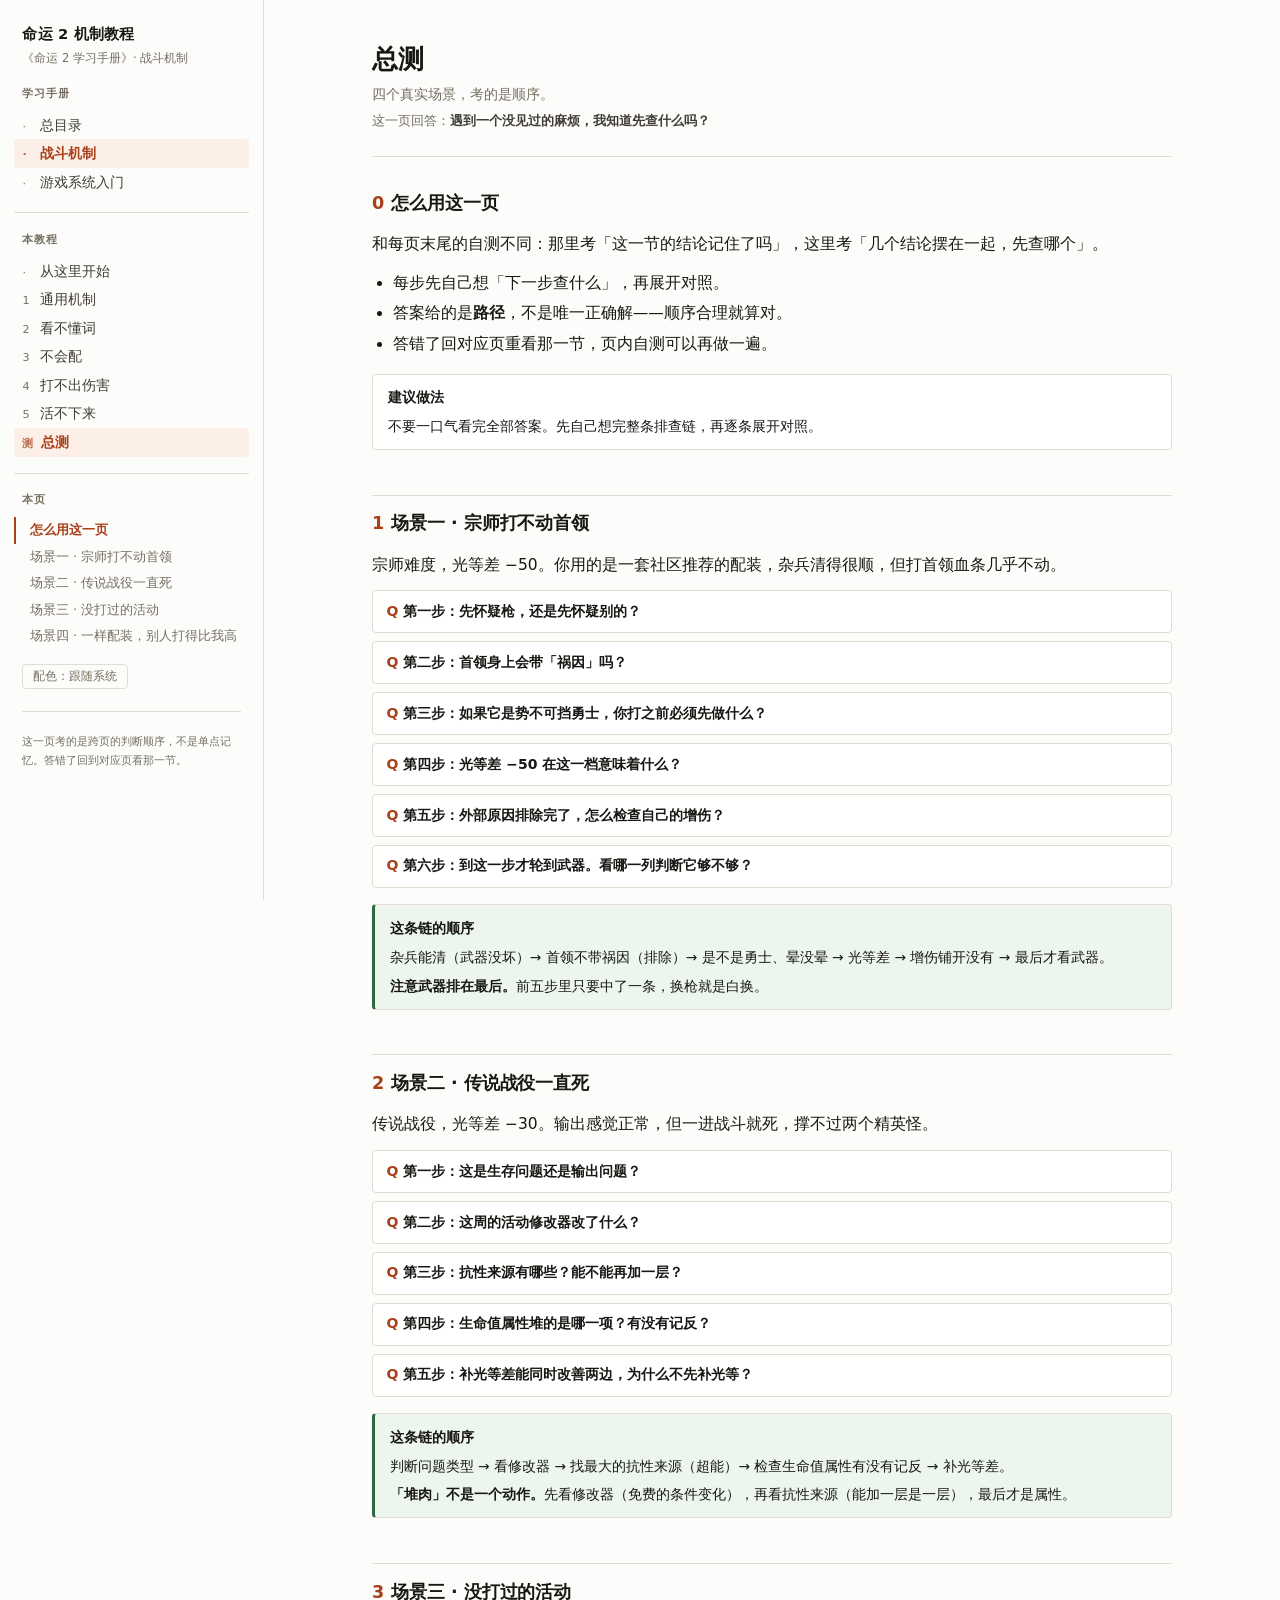
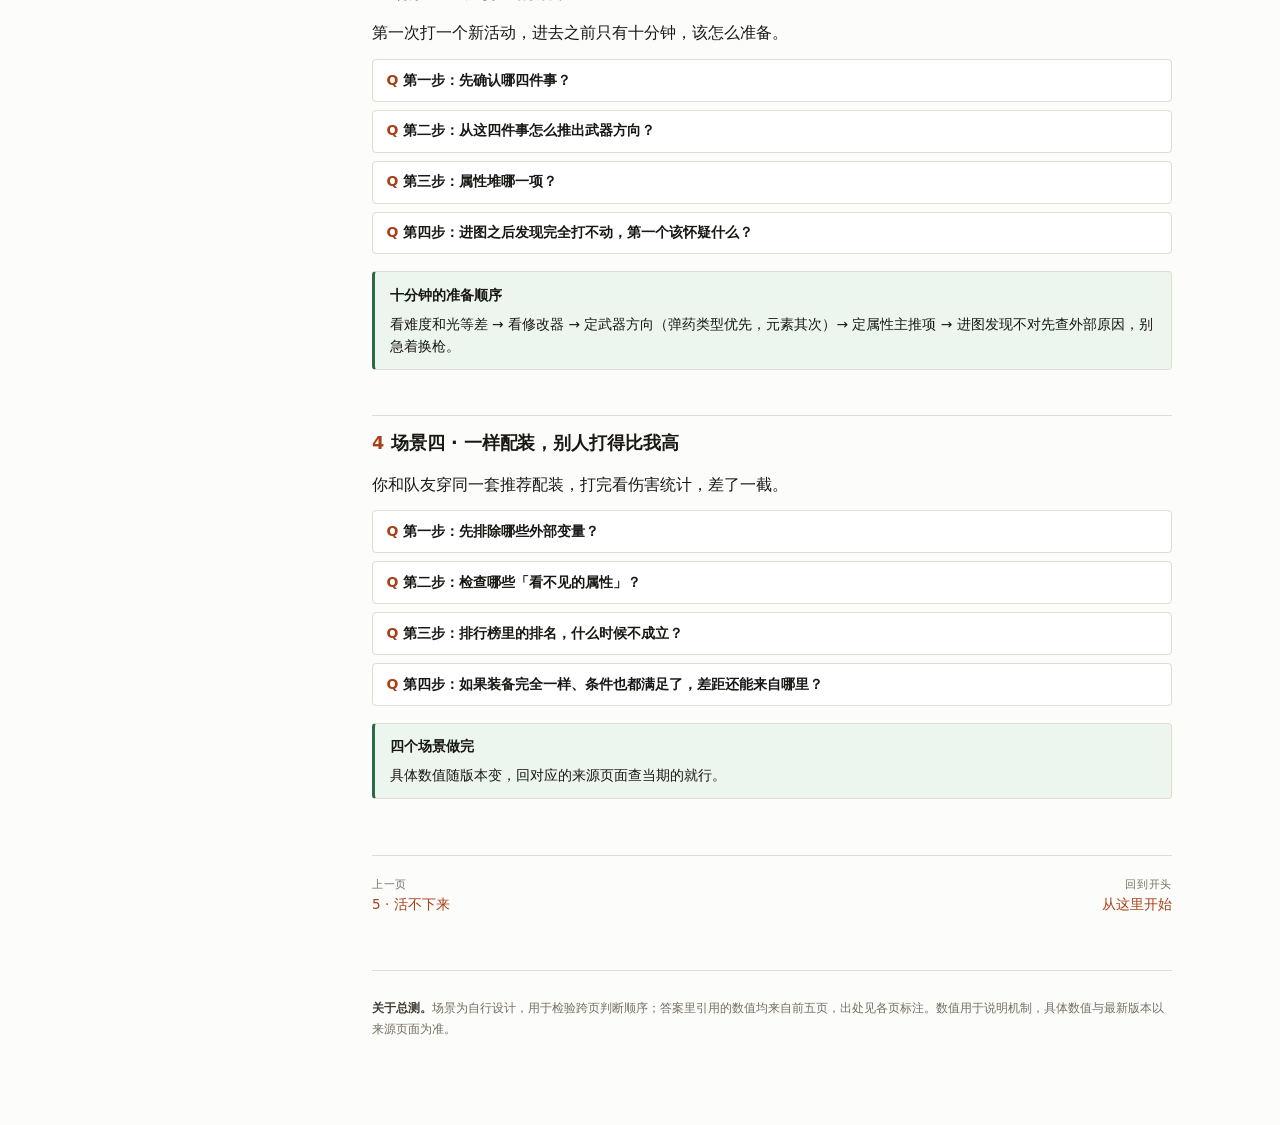
<file: 机制教程/quiz.html>
<!DOCTYPE html>
<html lang="zh-CN" data-theme="auto">
<head>
<meta charset="utf-8">
<meta name="viewport" content="width=device-width, initial-scale=1">
<title>总测 · 命运 2 机制教程</title>
<meta name="description" content="四个真实场景，考的是跨页的判断顺序。">
<link rel="stylesheet" href="assets/style.css">
</head>
<body data-block="mechanics" data-page="quiz">

<button class="nav-toggle" id="navtoggle" aria-expanded="false">目录</button>

<aside id="side">
  <a class="brand" href="index.html">命运 2 机制教程</a>
  <p class="brand-sub">《命运 2 学习手册》· 战斗机制</p>

  <nav class="g-nav">
    <p class="nav-title">学习手册</p>
    <a href="../index.html" data-key="home"><span class="k">·</span>总目录</a>
    <a href="index.html" data-key="mechanics"><span class="k">·</span>战斗机制</a>
    <a href="../系统入门/index.html" data-key="systems"><span class="k">·</span>游戏系统入门</a>
  </nav>

  <nav class="c-nav">
    <p class="nav-title">本教程</p>
    <a href="index.html" data-key="index"><span class="k">·</span>从这里开始</a>
    <a href="mechanics.html" data-key="mechanics"><span class="k">1</span>通用机制</a>
    <a href="terms.html" data-key="terms"><span class="k">2</span>看不懂词</a>
    <a href="build.html" data-key="build"><span class="k">3</span>不会配</a>
    <a href="damage.html" data-key="damage"><span class="k">4</span>打不出伤害</a>
    <a href="survive.html" data-key="survive"><span class="k">5</span>活不下来</a>
    <a href="quiz.html" data-key="quiz"><span class="k">测</span>总测</a>
  </nav>

  <nav class="l-nav">
    <p class="nav-title">本页</p>
    <a href="#s0">怎么用这一页</a>
    <a href="#s1">场景一 · 宗师打不动首领</a>
    <a href="#s2">场景二 · 传说战役一直死</a>
    <a href="#s3">场景三 · 没打过的活动</a>
    <a href="#s4">场景四 · 一样配装，别人打得比我高</a>
  </nav>

  <button class="theme-btn" id="theme">配色</button>

  <div class="side-foot">
    <p>这一页考的是跨页的判断顺序，不是单点记忆。答错了回到对应页看那一节。</p>
  </div>
</aside>

<main>
<article>

<h1>总测</h1>
<p class="subtitle">四个真实场景，考的是顺序。</p>
<p class="page-ask">这一页回答：<b>遇到一个没见过的麻烦，我知道先查什么吗？</b></p>

<h2 id="s0"><span class="n">0</span>怎么用这一页</h2>

<p>和每页末尾的自测不同：那里考「这一节的结论记住了吗」，这里考「几个结论摆在一起，先查哪个」。</p>

<ul>
  <li>每步先自己想「下一步查什么」，再展开对照。</li>
  <li>答案给的是<strong>路径</strong>，不是唯一正确解——顺序合理就算对。</li>
  <li>答错了回对应页重看那一节，页内自测可以再做一遍。</li>
</ul>

<div class="note">
  <span class="h">建议做法</span>
  <p>不要一口气看完全部答案。先自己想完整条排查链，再逐条展开对照。</p>
</div>

<h2 id="s1"><span class="n">1</span>场景一 · 宗师打不动首领</h2>

<p>宗师难度，光等差 −50。你用的是一套社区推荐的配装，杂兵清得很顺，但打首领血条几乎不动。</p>

<details class="quiz">
  <summary>第一步：先怀疑枪，还是先怀疑别的？</summary>
  <div class="ans">
    <p>先怀疑别的。关键线索是<strong>杂兵清得很顺</strong>——同一套武器打杂兵没问题，说明武器本身没有故障。</p>
    <p>差别出在「打谁」上。所以第一步不该是换枪，而是找出首领和你刚才打的杂兵有什么不同。</p>
    <p class="back">对应 <a href="damage.html#s1">第 4 页第 1 节</a>的排查思路。</p>
  </div>
</details>

<details class="quiz">
  <summary>第二步：首领身上会带「祸因」吗？</summary>
  <div class="ans">
    <p><strong>不会。</strong>祸因是加在<strong>非首领</strong>战斗人员身上的词缀，首领不带。所以祸因不是这次的原因，可以直接排除。</p>
    <p>但如果首领是势不可挡勇士，就要看下一条了。</p>
    <p class="back">对应 <a href="damage.html#s1">第 4 页第 1 节</a>祸因规则。</p>
  </div>
</details>

<details class="quiz">
  <summary>第三步：如果它是势不可挡勇士，你打之前必须先做什么？</summary>
  <div class="ans">
    <p>必须先<strong>眩晕</strong>它。势不可挡勇士在未被眩晕时对所有伤害有 <strong>70% 抗性</strong>——不晕就是白打，任何增伤都只能打出三成。</p>
    <p>而且宗师下眩晕只有 5.5 秒，中间还有 4.5 秒不能重置。<strong>这 5.5 秒就是你的全部输出窗口</strong>，爆发要留给它。</p>
    <p class="back">对应 <a href="damage.html#s1">第 4 页第 1 节</a>勇士表。</p>
  </div>
</details>

<details class="quiz">
  <summary>第四步：光等差 −50 在这一档意味着什么？</summary>
  <div class="ans">
    <p>意味着你的输出倍率<strong>只剩 0.143</strong>——不到平光时的七分之一。而你受到的伤害是 +150%。</p>
    <p>这是「打不动」的一个独立成因，而且量级很大。<strong>在 −50 这一档，配装调整能补的空间本来就很小。</strong></p>
    <p class="back">对应 <a href="mechanics.html#s1">第 1 页第 1 节</a>。</p>
  </div>
</details>

<details class="quiz">
  <summary>第五步：外部原因排除完了，怎么检查自己的增伤？</summary>
  <div class="ans">
    <p>把所有增伤列出来，按<strong>七类</strong>归位，然后看哪几类是空的。</p>
    <p>典型问题是三个增益挤在同一类里，实际只有一个生效——比如挂了三条「强化」，那另外两条完全是浪费的位置。该做的是往空着的那几类铺。</p>
    <p class="back">对应 <a href="damage.html#s3">第 4 页第 3 节</a>与 <a href="mechanics.html#s3">第 1 页第 3 节</a>。</p>
  </div>
</details>

<details class="quiz">
  <summary>第六步：到这一步才轮到武器。看哪一列判断它够不够？</summary>
  <div class="ans">
    <p>看这一列：<strong>「首领」</strong>。战斗人员倍率表里，武器的对首领系数和它对红血、橙血的系数是分开的。</p>
    <p>注意一个反直觉的事实：<strong>武器类型之间的差别主要体现在打杂兵上</strong>，打首领时差距很小（自动步枪 1.070 对斥候步枪 1.210）。所以「换一把打首领更强的枪」通常不是这个场景的答案。</p>
    <p class="back">对应 <a href="build.html#s4">第 3 页第 4 节</a>与 <a href="mechanics.html#s2">第 1 页第 2 节</a>。</p>
  </div>
</details>

<div class="note ok">
  <span class="h">这条链的顺序</span>
  <p>杂兵能清（武器没坏）→ 首领不带祸因（排除）→ 是不是勇士、晕没晕 → 光等差 → 增伤铺开没有 → 最后才看武器。</p>
  <p><strong>注意武器排在最后。</strong>前五步里只要中了一条，换枪就是白换。</p>
</div>

<h2 id="s2"><span class="n">2</span>场景二 · 传说战役一直死</h2>

<p>传说战役，光等差 −30。输出感觉正常，但一进战斗就死，撑不过两个精英怪。</p>

<details class="quiz">
  <summary>第一步：这是生存问题还是输出问题？</summary>
  <div class="ans">
    <p>看<strong>死亡时间点</strong>。「一进战斗就死」是典型的生存问题——你还没进入输出环节就被打死了。</p>
    <p>如果是「打到最后阶段才死」，那更可能是输出不够拖太久，方向完全不同。</p>
    <p class="back">对应 <a href="survive.html#s5">第 5 页第 5 节</a>分流表。</p>
  </div>
</details>

<details class="quiz">
  <summary>第二步：这周的活动修改器改了什么？</summary>
  <div class="ans">
    <p>看活动界面那张黑色卡片上有没有<strong>元素威胁</strong>（三档：+25% / +50% / +66.6% 承受伤害）和<strong>扎根</strong>（空中受到伤害 +100%）。</p>
    <p>这两项直接改你承受的伤害，而且不需要你做任何配装调整就生效。「扎根」尤其隐蔽——它只在你跳起来打的时候生效。</p>
    <p class="back">对应 <a href="survive.html#s1">第 5 页第 1 节</a>。</p>
  </div>
</details>

<details class="quiz">
  <summary>第三步：抗性来源有哪些？能不能再加一层？</summary>
  <div class="ans">
    <p>先问一个问题：<strong>你有没有在该死的时候开超能？</strong>多数超能自带 <strong>90% 伤害抗性</strong>，是单笔最大的减伤来源，而且不占任何模组位置。</p>
    <p>然后是胸甲模组，三档 15% / 25% / 30%。以及职业属性 100 点以上给的覆盖护盾（对守护者伤害降低 50%）。</p>
    <p class="back">对应 <a href="survive.html#s2">第 5 页第 2 节</a>。</p>
  </div>
</details>

<details class="quiz">
  <summary>第四步：生命值属性堆的是哪一项？有没有记反？</summary>
  <div class="ans">
    <p>最容易记反的一点：<strong>生命值属性不提高血量上限。</strong>它给的是「拾取能量球恢复生命值 +0.7/点」，以及 100 点以上的护盾充能速度和护盾值。</p>
    <p>如果他死于「掉血太快」，堆这项没用——该看的是第 2 节的抗性来源。</p>
    <p class="back">对应 <a href="survive.html#s3">第 5 页第 3 节</a>。</p>
  </div>
</details>

<details class="quiz">
  <summary>第五步：补光等差能同时改善两边，为什么不先补光等？</summary>
  <div class="ans">
    <p>是应该先补。光等差是唯一一个<strong>既提高你输出、又降低你承伤</strong>的调整。</p>
    <p>从 −30 往 −50 走，输出掉到约三分之一，受到的伤害从 +85% 涨到 +150%。低光等下通常先出生存问题，正是因为这个承伤的增长先于输出的不足表现出来。</p>
    <p class="back">对应 <a href="mechanics.html#s1">第 1 页第 1 节</a>与 <a href="survive.html#s5">第 5 页第 5 节</a>。</p>
  </div>
</details>

<div class="note ok">
  <span class="h">这条链的顺序</span>
  <p>判断问题类型 → 看修改器 → 找最大的抗性来源（超能）→ 检查生命值属性有没有记反 → 补光等差。</p>
  <p><strong>「堆肉」不是一个动作。</strong>先看修改器（免费的条件变化），再看抗性来源（能加一层是一层），最后才是属性。</p>
</div>

<h2 id="s3"><span class="n">3</span>场景三 · 没打过的活动</h2>

<p>第一次打一个新活动，进去之前只有十分钟，该怎么准备。</p>

<details class="quiz">
  <summary>第一步：先确认哪四件事？</summary>
  <div class="ans">
    <p>这四个都能在活动界面上看到，不需要打一遍才知道：</p>
    <ul>
      <li><strong>活动难度与光等差</strong>——决定你的输出和承伤缩放</li>
      <li><strong>活动修改器</strong>——哪些元素被加强、有没有额外规则</li>
      <li><strong>主要敌人档位</strong>——你主要打杂兵还是首领，决定弹药类型</li>
      <li><strong>有没有必须处理的机制目标</strong>——要不要留位置处理护盾</li>
    </ul>
    <p class="back">对应 <a href="build.html#s1">第 3 页第 1 节</a>。</p>
  </div>
</details>

<details class="quiz">
  <summary>第二步：从这四件事怎么推出武器方向？</summary>
  <div class="ans">
    <p>把答案翻译成装备语言：</p>
    <ul>
      <li>主要打杂兵 → 前两个武器位放清怪效率高的，<strong>弹药生成属性尽量高</strong></li>
      <li>主要打首领、只有一个输出窗口 → 把爆发集中在威能武器（重弹）上</li>
      <li>有必须处理的护盾 → <strong>留一个位置对应该元素</strong>，这一条优先于伤害考虑</li>
    </ul>
    <p class="back">对应 <a href="build.html#s1">第 3 页第 1 节</a>与 <a href="build.html#s5">第 5 节</a>。</p>
  </div>
</details>

<details class="quiz">
  <summary>第三步：属性堆哪一项？</summary>
  <div class="ans">
    <p>取决于你这一套主打什么：武器输出推武器和生命值；技能输出推手雷（200 点最多 +65% 手雷伤害，是六项里最高的一项收益）；保命为主推职业和生命值。</p>
    <p>无论选哪个，<strong>先把要用的那一项推到 100，再考虑往 200 走</strong>——停在 60 点等于两段收益都没吃到。</p>
    <p class="back">对应 <a href="build.html#s2">第 3 页第 2 节</a>。</p>
  </div>
</details>

<details class="quiz">
  <summary>第四步：进图之后发现完全打不动，第一个该怀疑什么？</summary>
  <div class="ans">
    <p>先排除跟自己配装无关的三项：<strong>祸因、势不可挡勇士有没有晕、光等差够不够。</strong></p>
    <p>如果敌人血条旁边有额外标记，那就是祸因（60% 抗性，受保护类型是 90%）；如果是势不可挡勇士而你没晕住，那是 70% 抗性；如果光等差不对，那是乘法级的差距。<strong>这三条都不是换枪能解决的。</strong></p>
    <p class="back">对应 <a href="damage.html#s1">第 4 页第 1 节</a>。</p>
  </div>
</details>

<div class="note ok">
  <span class="h">十分钟的准备顺序</span>
  <p>看难度和光等差 → 看修改器 → 定武器方向（弹药类型优先，元素其次）→ 定属性主推项 → 进图发现不对先查外部原因，别急着换枪。</p>
</div>

<h2 id="s4"><span class="n">4</span>场景四 · 一样配装，别人打得比我高</h2>

<p>你和队友穿同一套推荐配装，打完看伤害统计，差了一截。</p>

<details class="quiz">
  <summary>第一步：先排除哪些外部变量？</summary>
  <div class="ans">
    <p>先确认你们<strong>打的是不是同一个敌人、同一个难度</strong>：光等差一样吗？活动修改器对两个人的影响一样吗（比如元素激涌只对匹配元素生效）？</p>
    <p>如果这些不一样，那差距跟配装无关，先把这个前提对齐再比。</p>
    <p class="back">对应 <a href="damage.html#s2">第 4 页第 2 节</a>。</p>
  </div>
</details>

<details class="quiz">
  <summary>第二步：检查哪些「看不见的属性」？</summary>
  <div class="ans">
    <p>两处最容易漏的：<strong>武器属性和弹药生成属性。</strong></p>
    <ul>
      <li>武器属性 100 点以上给对首领伤害（主武器和特殊武器 +15%，威能 +10%）——少这 100 点，双方的面板看起来一样，实际伤害不同。</li>
      <li>弹药生成属性决定你的威能弹药补给。打同样的敌人，属性低的一方后半段可能就没弹了，伤害曲线直接掉下来。</li>
    </ul>
    <p class="back">对应 <a href="mechanics.html#s4">第 1 页第 4 节</a>与 <a href="damage.html#s5">第 4 页第 5 节</a>。</p>
  </div>
</details>

<details class="quiz">
  <summary>第三步：排行榜里的排名，什么时候不成立？</summary>
  <div class="ans">
    <p>排行榜的每个数字都是在<strong>某个条件下</strong>算出来的——用了哪些特性、有没有武器激涌、有没有增益。条件不满足时，排名就不成立。</p>
    <p>照着抄配装，但特性没触发、武器激涌没叠上、增益没吃到，打出来的数字和榜上差一截是必然的。这不是「别人比你强」，是<strong>条件差了一项</strong>。</p>
    <p class="back">对应 <a href="damage.html#s4">第 4 页第 4 节</a>。</p>
  </div>
</details>

<details class="quiz">
  <summary>第四步：如果装备完全一样、条件也都满足了，差距还能来自哪里？</summary>
  <div class="ans">
    <p>剩下的都是排行榜算不进去的东西：</p>
    <ul>
      <li><strong>输出窗口的利用率</strong>——窗口只有 5.5 秒，你有没有把爆发全部塞进去，还是前两秒在找位置。</li>
      <li><strong>弱点命中</strong>——许多敌人有弱点部位，打没打中差距很大。</li>
      <li><strong>触发时机</strong>——特性和武器激涌有没有在输出那一刻真的生效。</li>
      <li><strong>目标选择</strong>——把伤害打在了谁身上。</li>
    </ul>
    <p>这一题的结论是：<strong>排行榜给的是「条件满足时的上限」，不是「你实际能打出的数」。</strong>装备一样只是起点。</p>
    <p class="back">对应 <a href="damage.html#s4">第 4 页第 4 节</a>与 <a href="damage.html#s6">第 6 节</a>。</p>
  </div>
</details>

<div class="note ok">
  <span class="h">四个场景做完</span>
  <p>具体数值随版本变，回对应的来源页面查当期的就行。</p>
</div>

<div class="pager">
  <a href="survive.html">
    <span class="dir">上一页</span>
    5 · 活不下来
  </a>
  <a class="next" href="index.html">
    <span class="dir">回到开头</span>
    从这里开始
  </a>
</div>

</article>

<div class="foot">
  <p><strong>关于总测。</strong>场景为自行设计，用于检验跨页判断顺序；答案里引用的数值均来自前五页，出处见各页标注。数值用于说明机制，具体数值与最新版本以来源页面为准。</p>
</div>
</main>

<script src="assets/nav.js"></script>
</body>
</html>
</file>
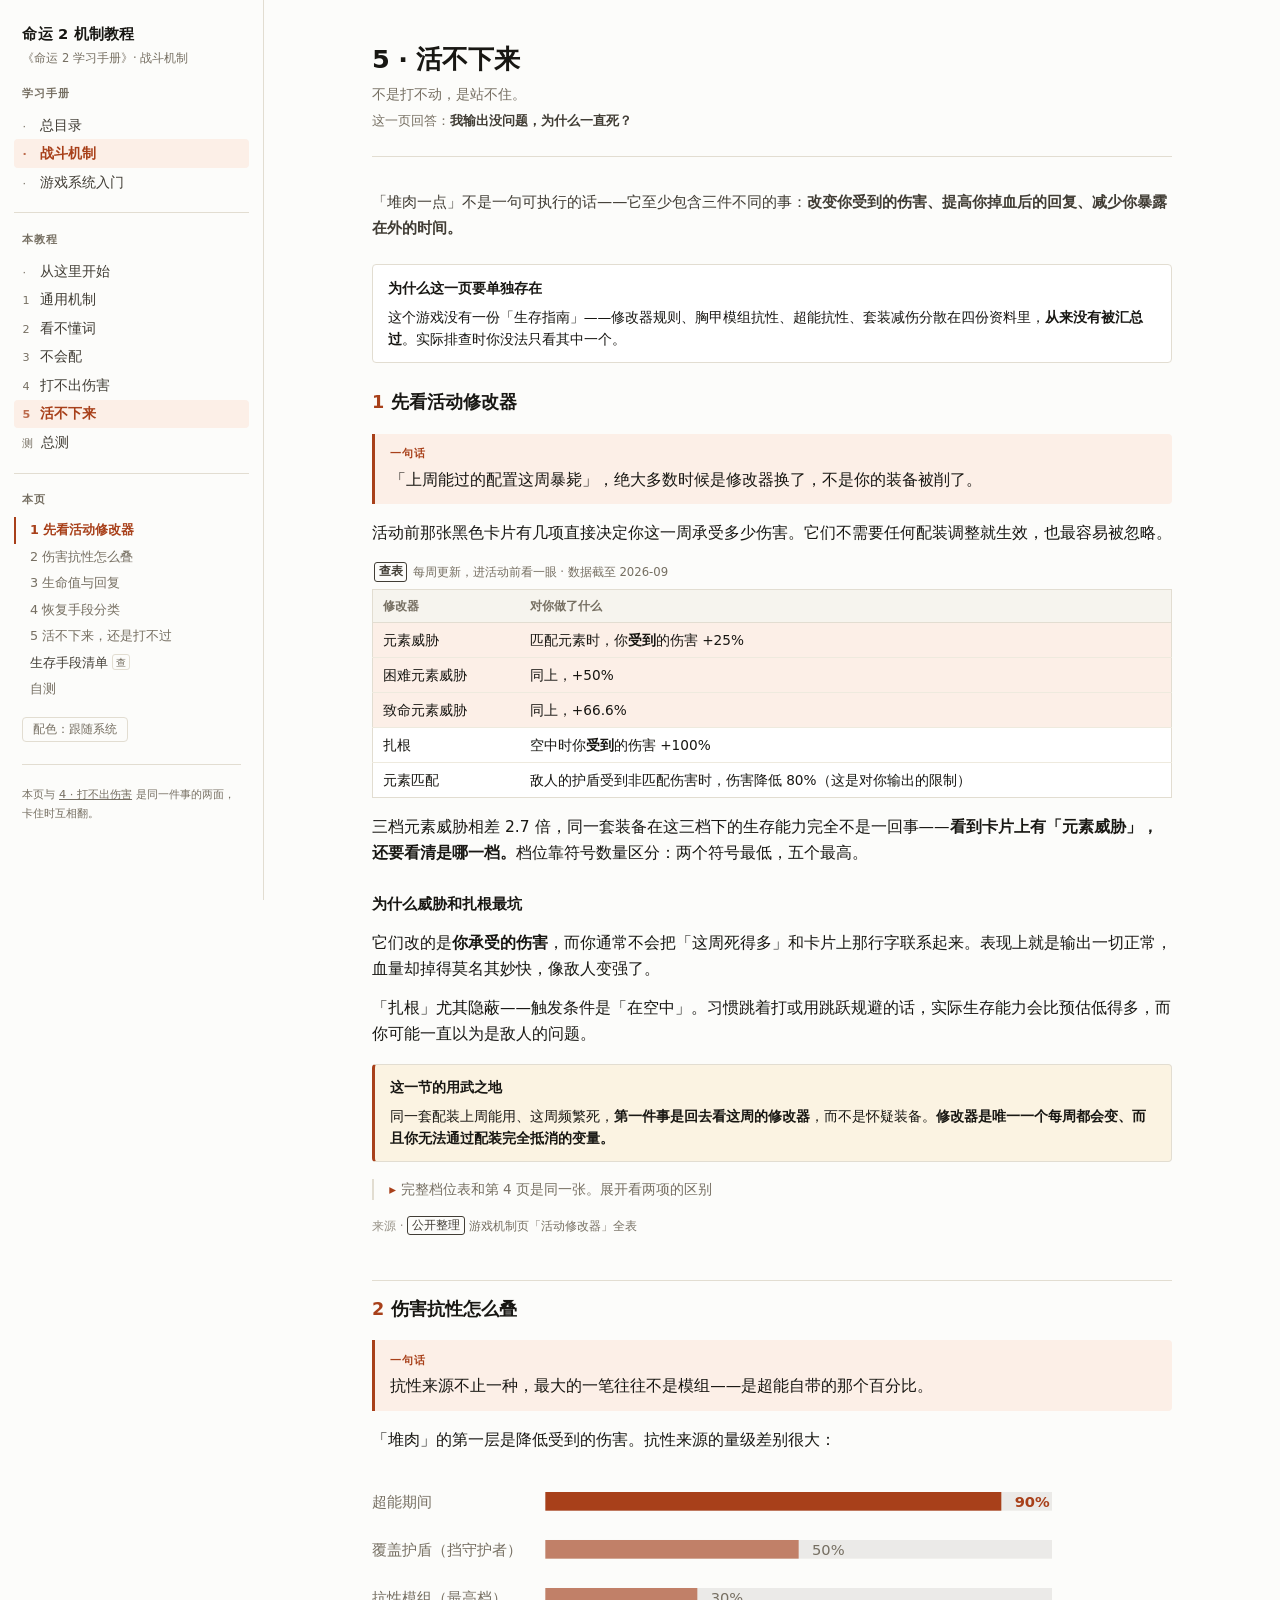
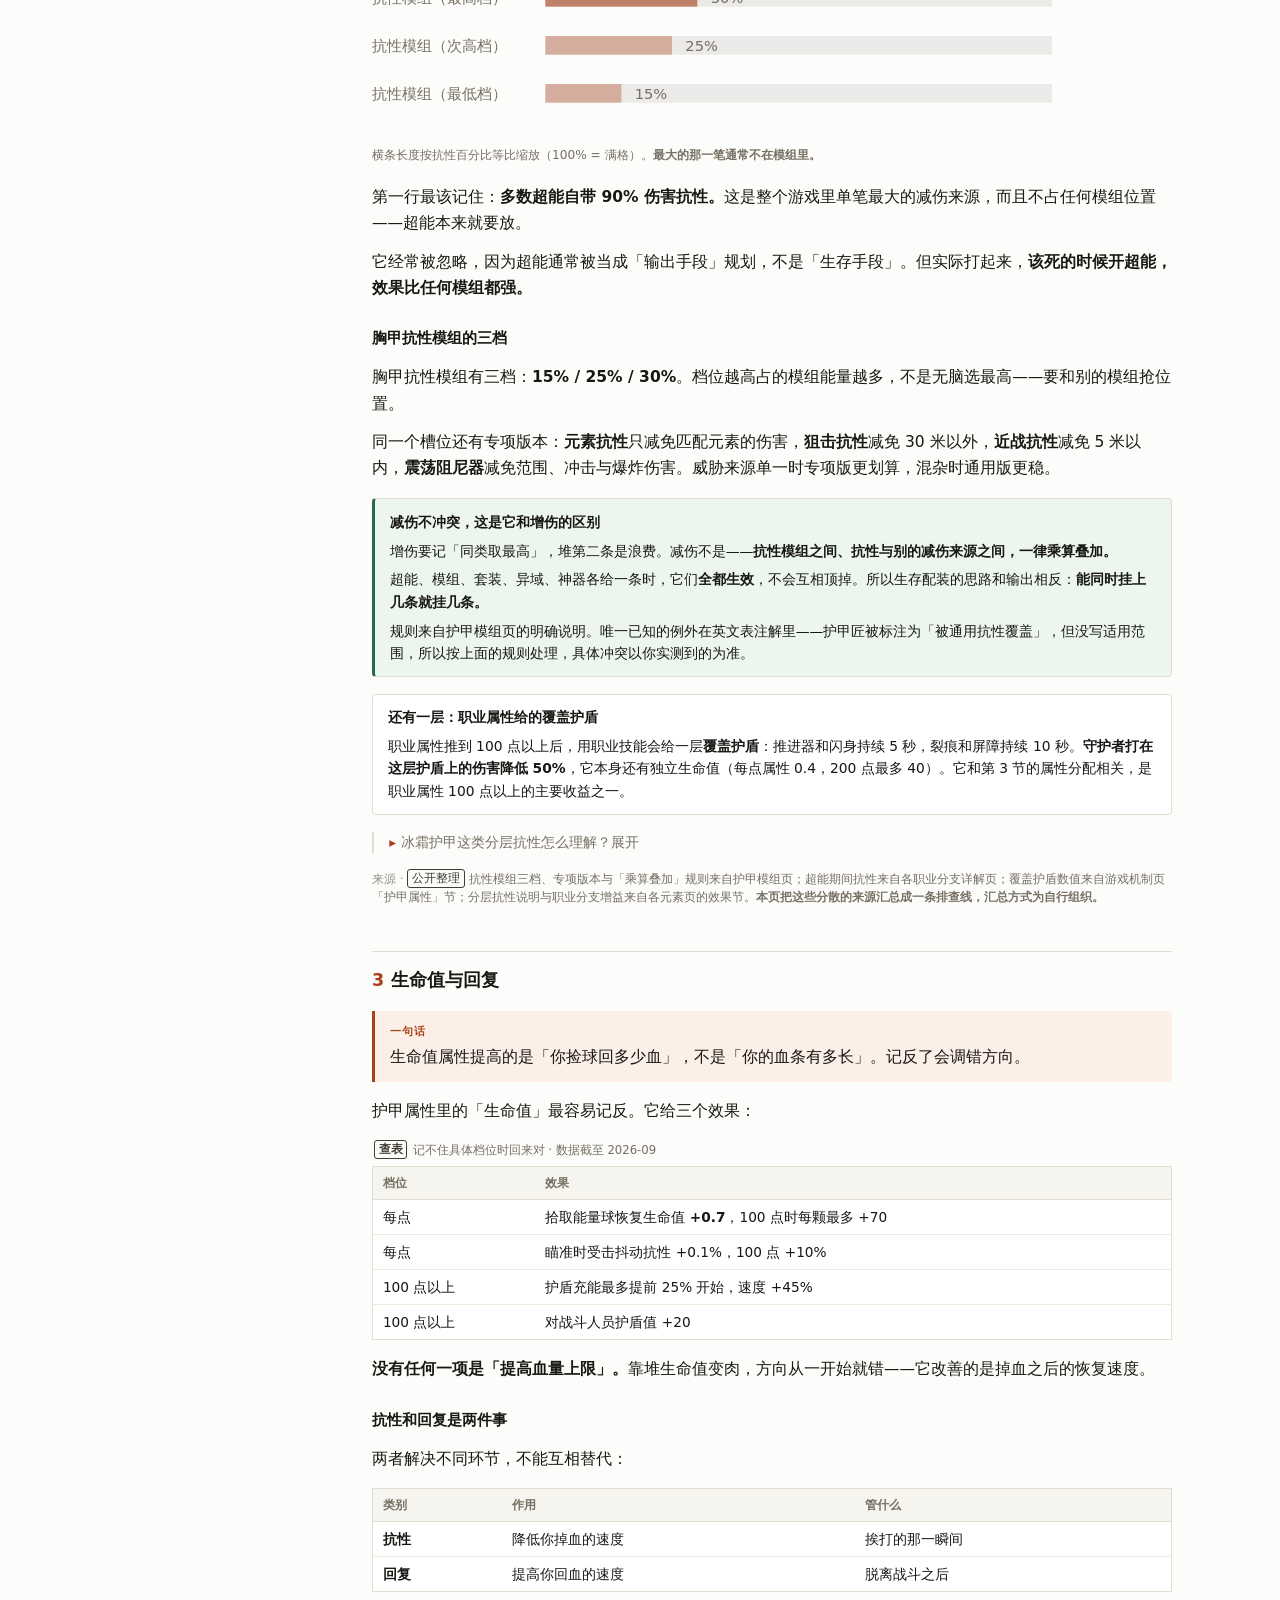
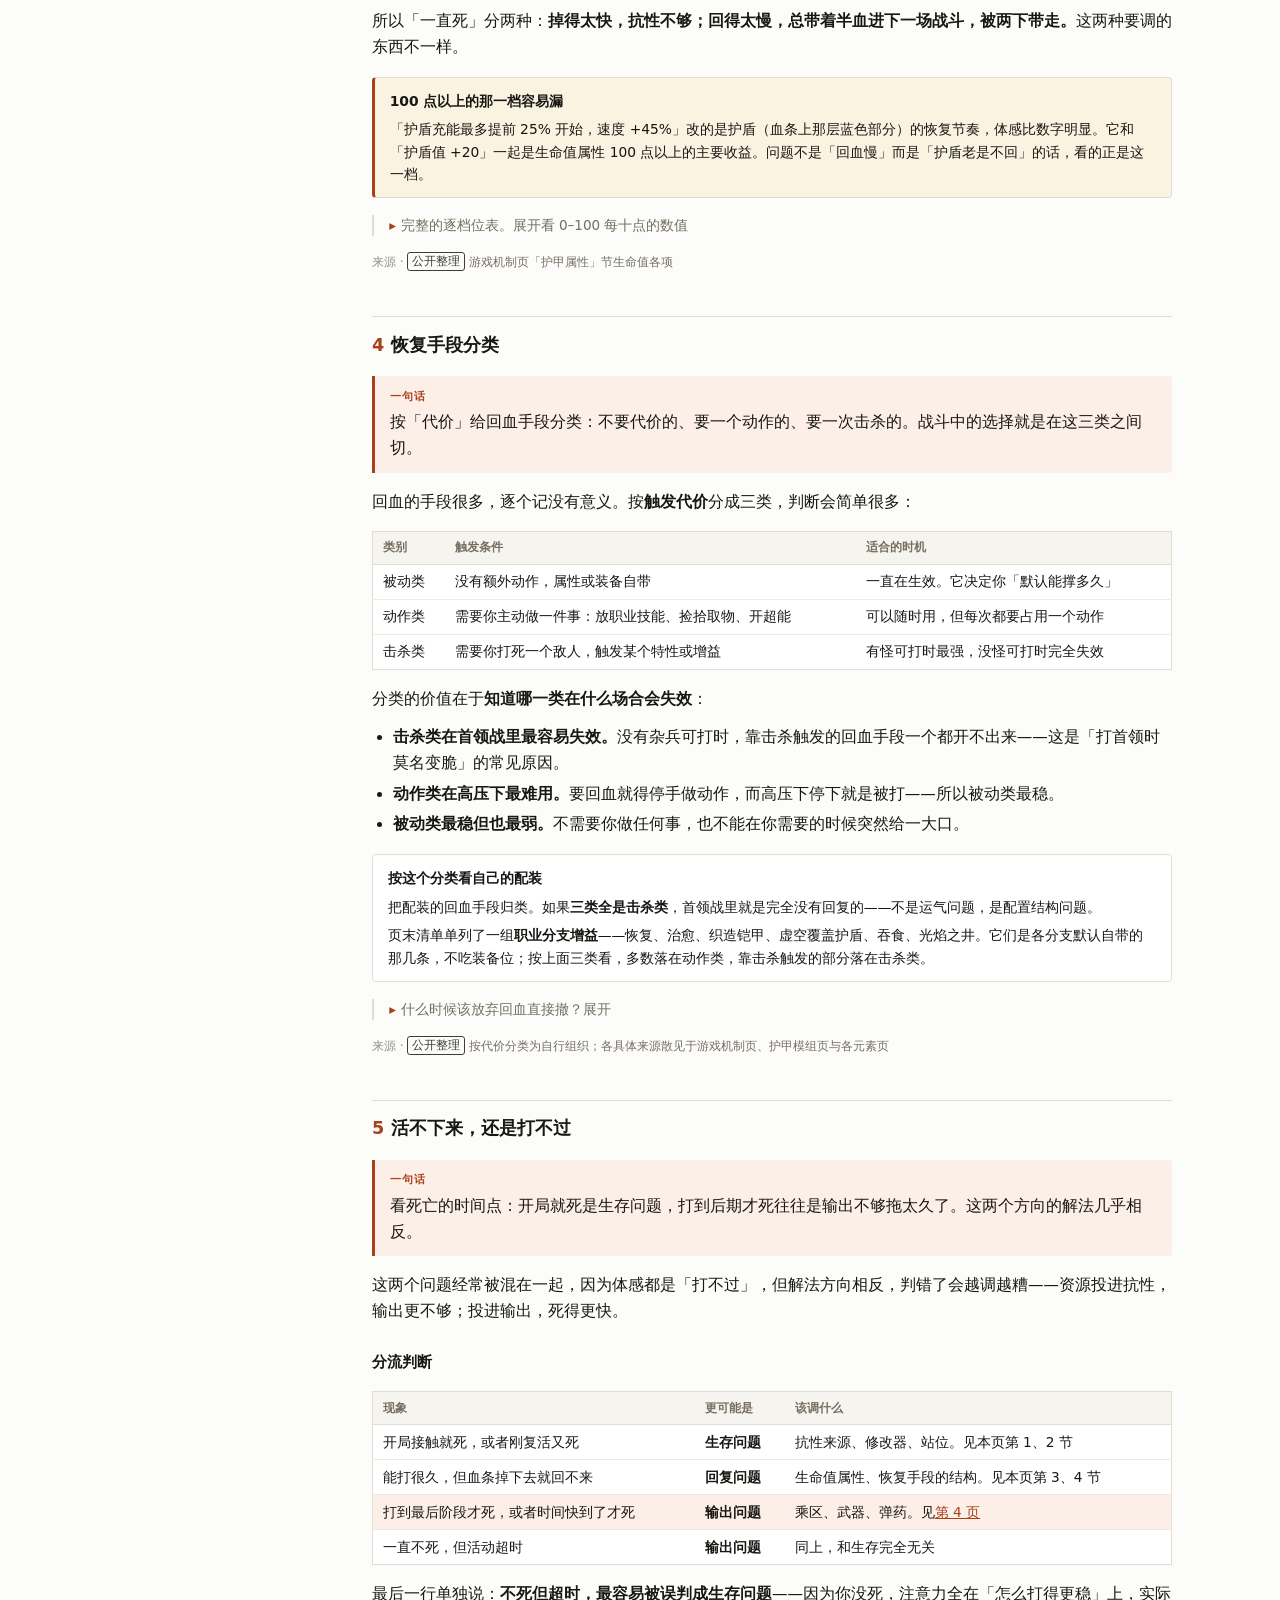
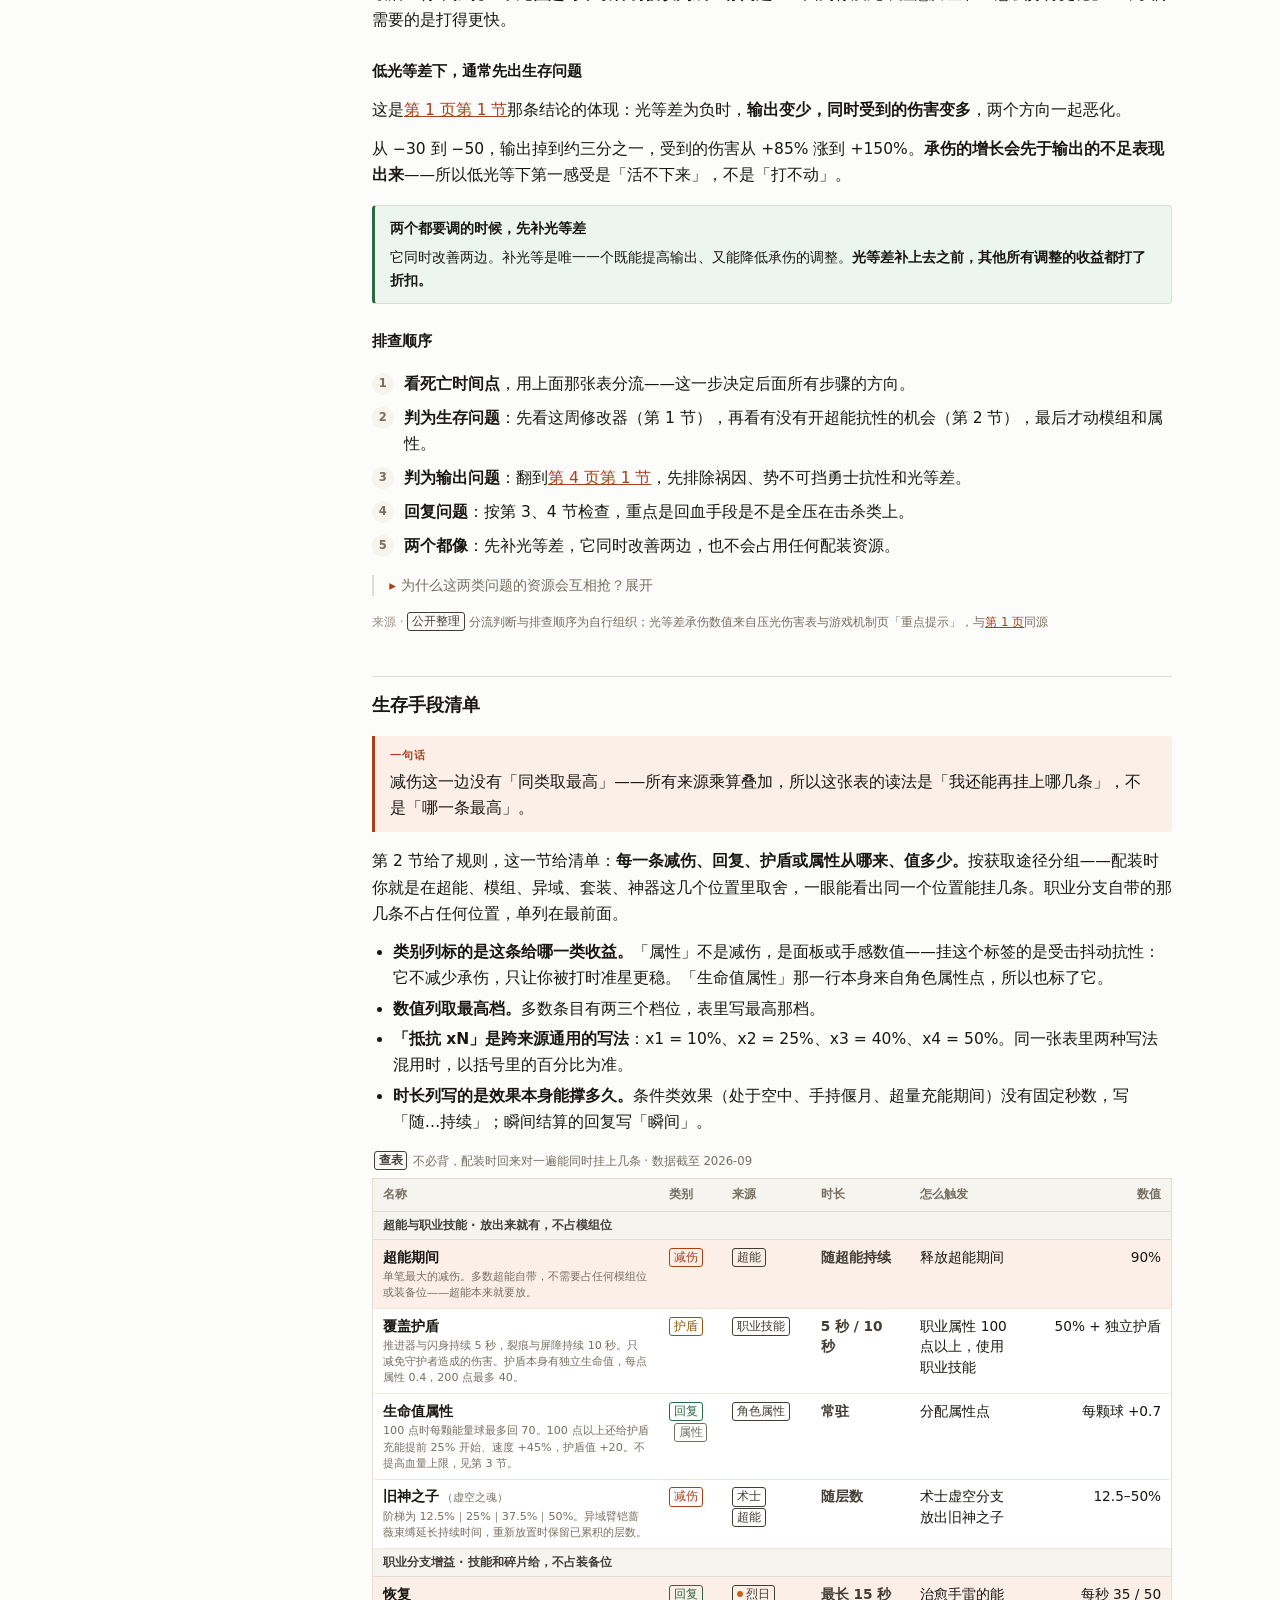
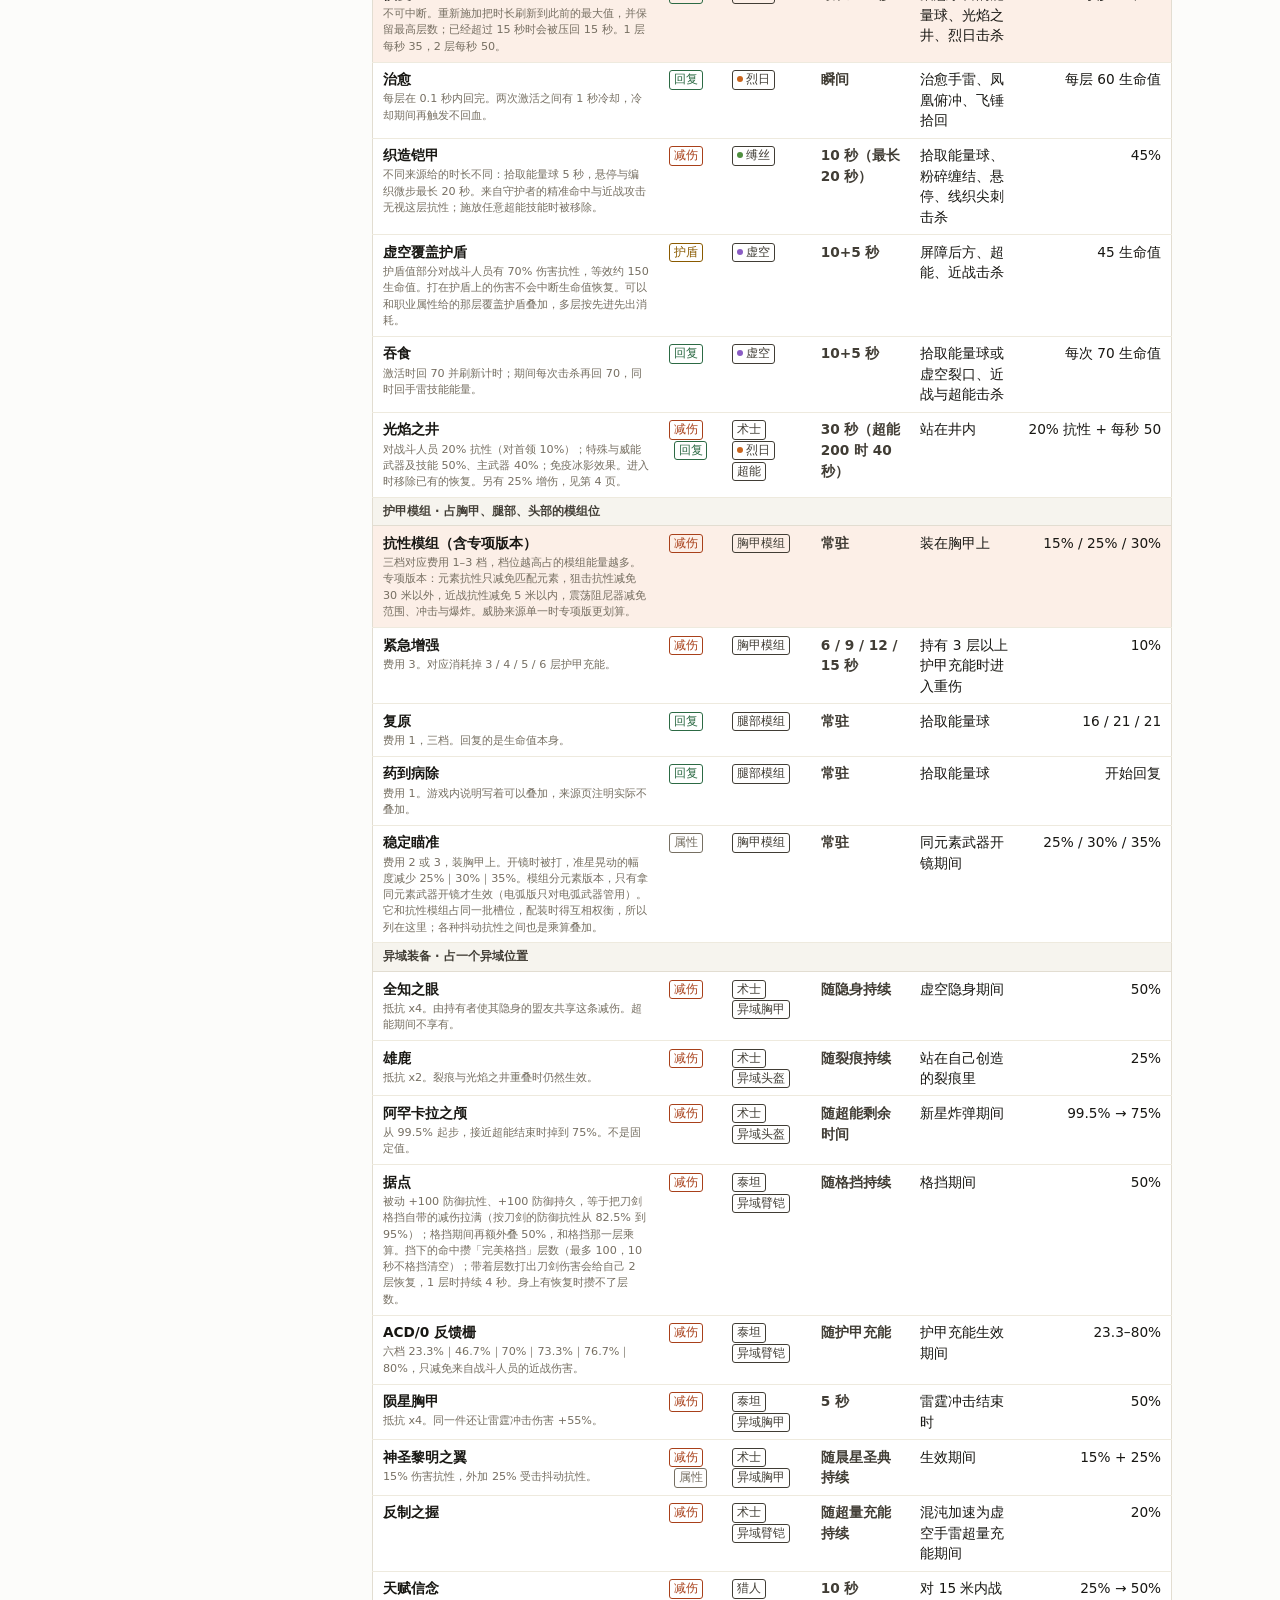
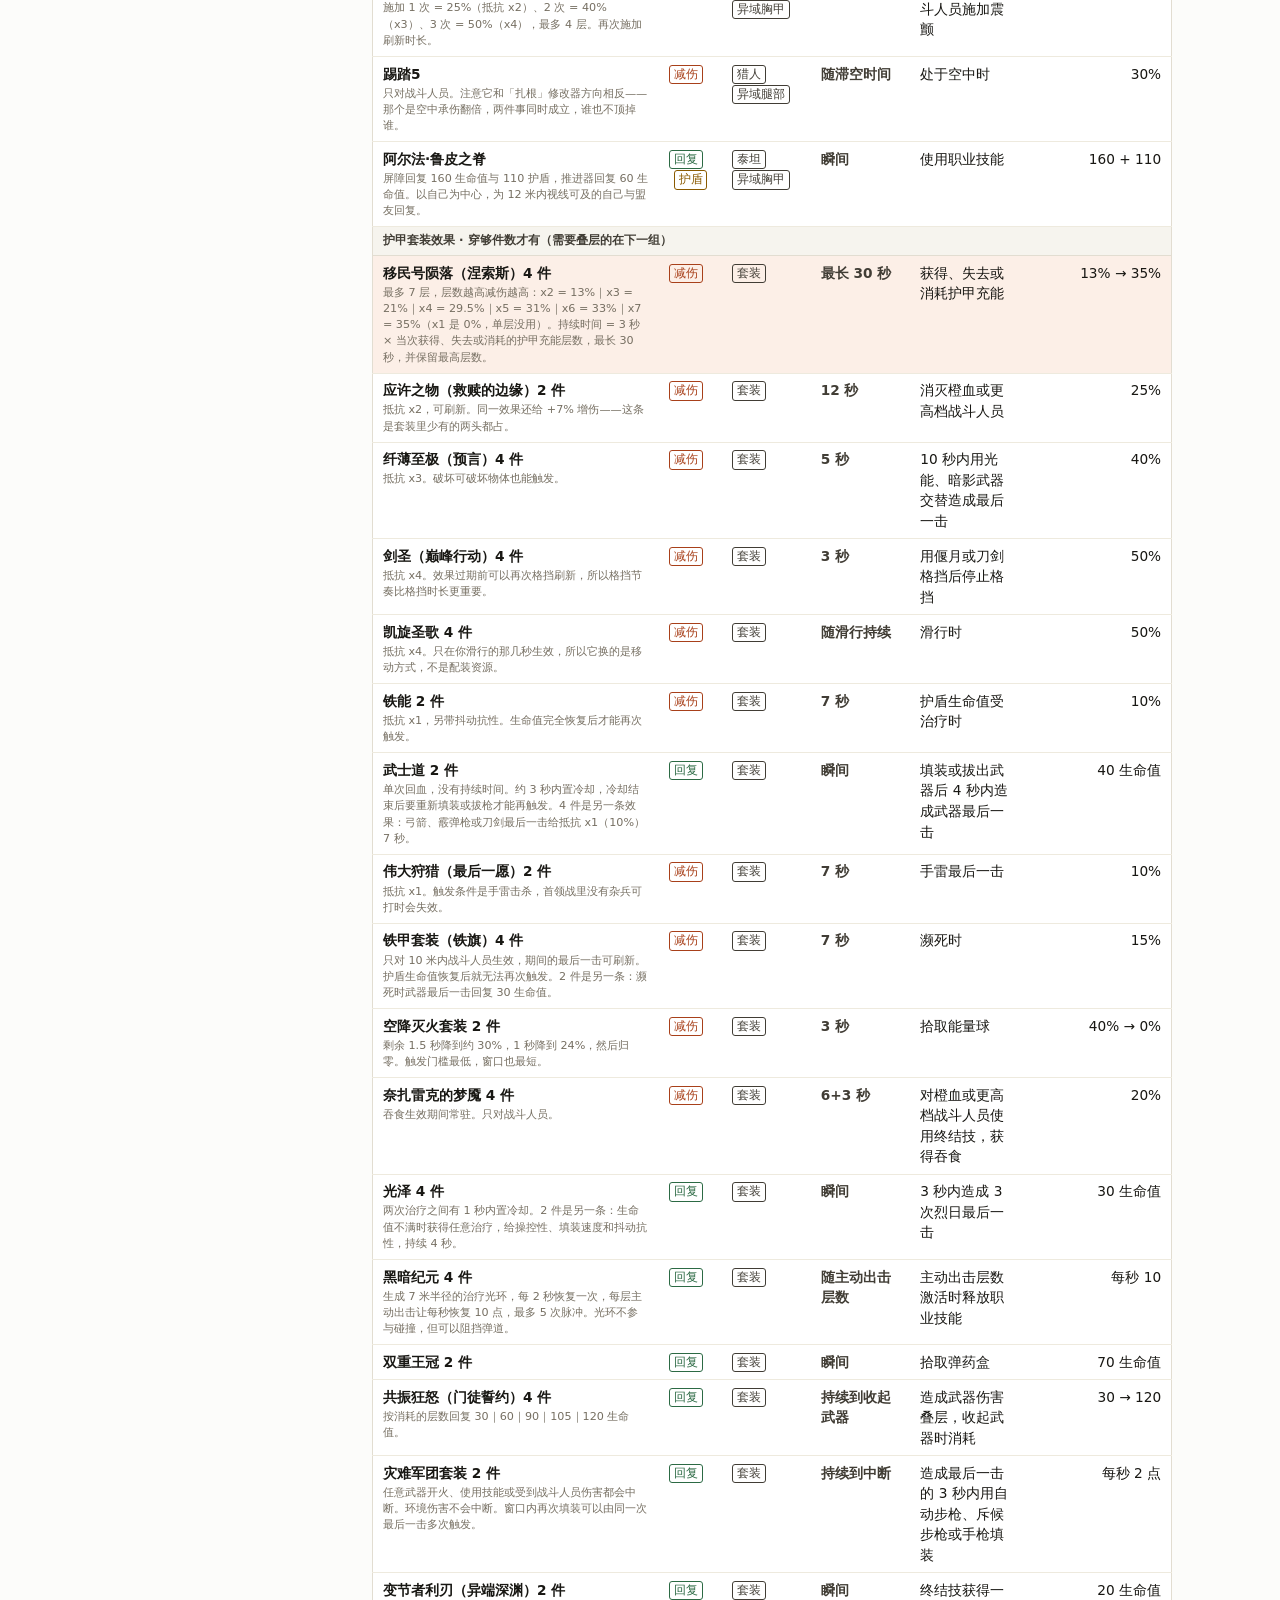
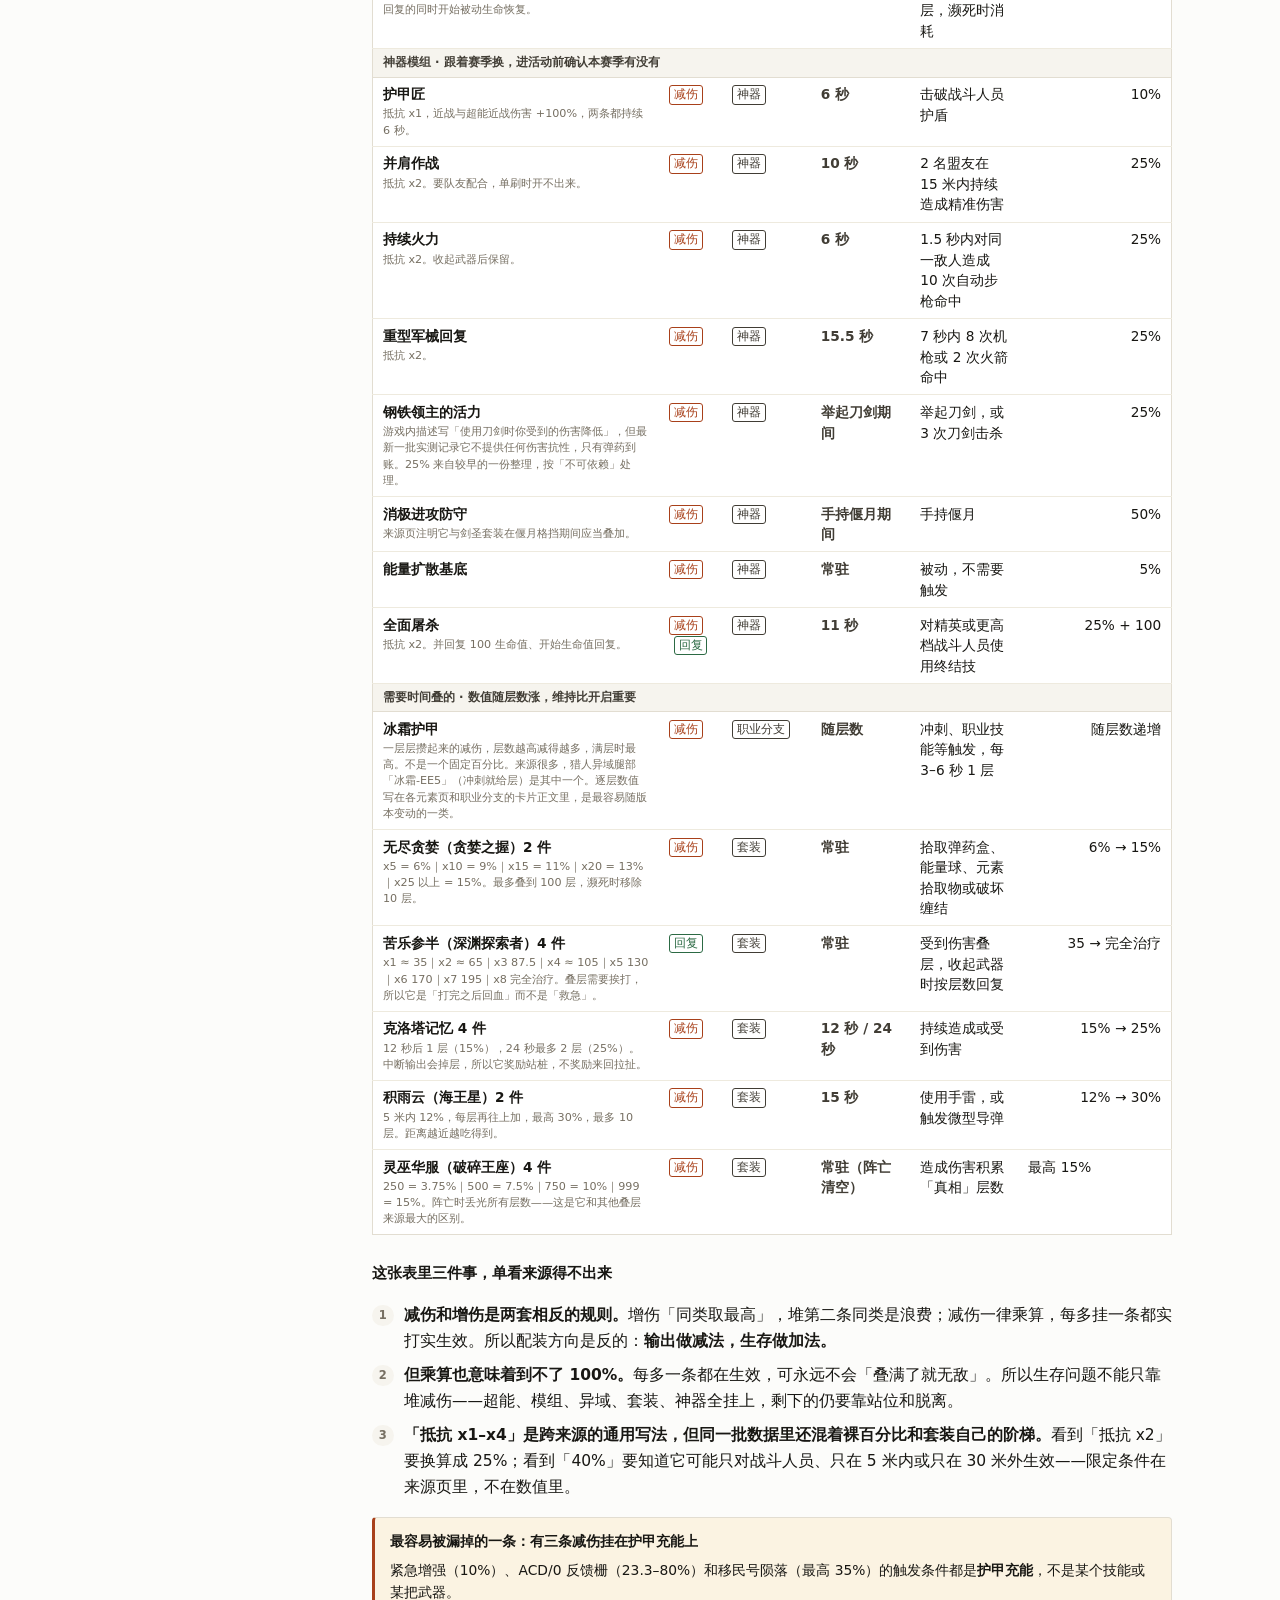
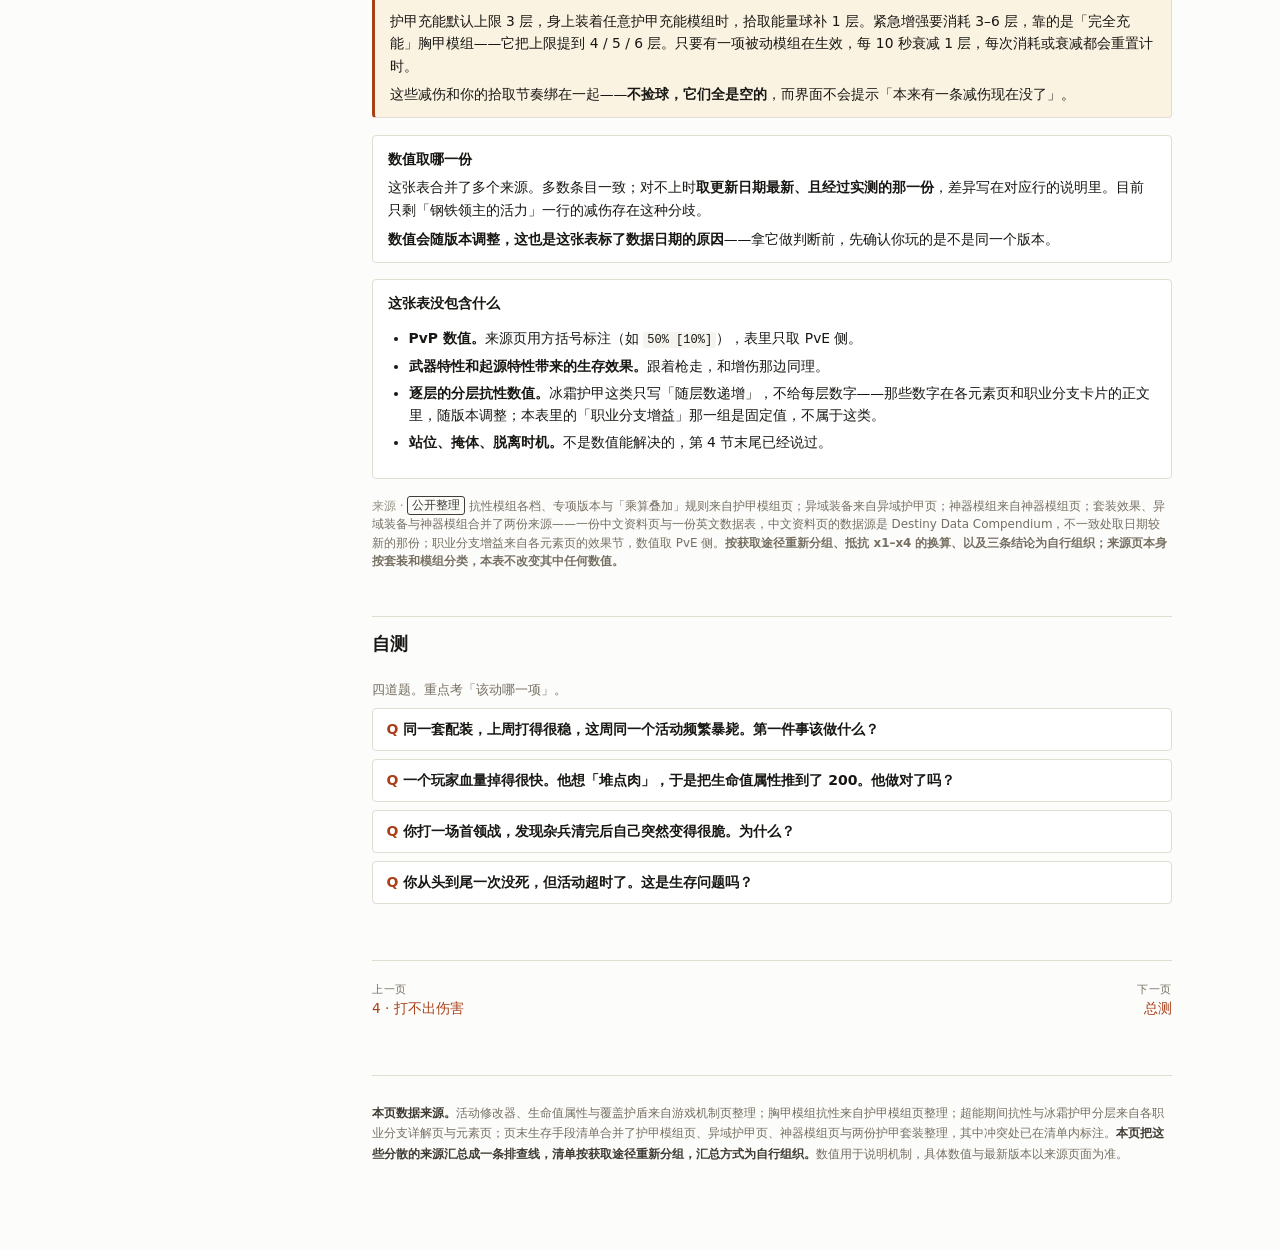
<file: 机制教程/survive.html>
<!DOCTYPE html>
<html lang="zh-CN" data-theme="auto">
<head>
<meta charset="utf-8">
<meta name="viewport" content="width=device-width, initial-scale=1">
<title>5 · 活不下来 · 命运 2 机制教程</title>
<meta name="description" content="一直死不是笼统的「不够肉」。按顺序查：修改器、抗性来源、生命值与回复。">
<link rel="stylesheet" href="assets/style.css">
</head>
<body data-block="mechanics" data-page="survive">

<button class="nav-toggle" id="navtoggle" aria-expanded="false">目录</button>

<aside id="side">
  <a class="brand" href="index.html">命运 2 机制教程</a>
  <p class="brand-sub">《命运 2 学习手册》· 战斗机制</p>

  <nav class="g-nav">
    <p class="nav-title">学习手册</p>
    <a href="../index.html" data-key="home"><span class="k">·</span>总目录</a>
    <a href="index.html" data-key="mechanics"><span class="k">·</span>战斗机制</a>
    <a href="../系统入门/index.html" data-key="systems"><span class="k">·</span>游戏系统入门</a>
  </nav>

  <nav class="c-nav">
    <p class="nav-title">本教程</p>
    <a href="index.html" data-key="index"><span class="k">·</span>从这里开始</a>
    <a href="mechanics.html" data-key="mechanics"><span class="k">1</span>通用机制</a>
    <a href="terms.html" data-key="terms"><span class="k">2</span>看不懂词</a>
    <a href="build.html" data-key="build"><span class="k">3</span>不会配</a>
    <a href="damage.html" data-key="damage"><span class="k">4</span>打不出伤害</a>
    <a href="survive.html" data-key="survive"><span class="k">5</span>活不下来</a>
    <a href="quiz.html" data-key="quiz"><span class="k">测</span>总测</a>
  </nav>

  <nav class="l-nav">
    <p class="nav-title">本页</p>
    <a href="#s1">1 先看活动修改器</a>
    <a href="#s2">2 伤害抗性怎么叠</a>
    <a href="#s3">3 生命值与回复</a>
    <a href="#s4">4 恢复手段分类</a>
    <a href="#s5">5 活不下来，还是打不过</a>
    <a href="#list" class="chk">生存手段清单</a>
    <a href="#quiz">自测</a>
  </nav>

  <button class="theme-btn" id="theme">配色</button>

  <div class="side-foot">
    <p>本页与 <a href="damage.html">4 · 打不出伤害</a> 是同一件事的两面，卡住时互相翻。</p>
  </div>
</aside>

<main>
<article>

<h1>5 · 活不下来</h1>
<p class="subtitle">不是打不动，是站不住。</p>
<p class="page-ask">这一页回答：<b>我输出没问题，为什么一直死？</b></p>

<p class="lead">「堆肉一点」不是一句可执行的话——它至少包含三件不同的事：<strong>改变你受到的伤害、提高你掉血后的回复、减少你暴露在外的时间。</strong></p>

<div class="note">
  <span class="h">为什么这一页要单独存在</span>
  <p>这个游戏没有一份「生存指南」——修改器规则、胸甲模组抗性、超能抗性、套装减伤分散在四份资料里，<strong>从来没有被汇总过</strong>。实际排查时你没法只看其中一个。</p>
</div>

<h2 id="s1"><span class="n">1</span>先看活动修改器</h2>

<div class="oneline">
  <p><span class="tag">一句话</span>「上周能过的配置这周暴毙」，绝大多数时候是修改器换了，不是你的装备被削了。</p>
</div>

<p>活动前那张黑色卡片有几项直接决定你这一周承受多少伤害。它们不需要任何配装调整就生效，也最容易被忽略。</p>

<table class="lookup">
  <caption><b>查表</b>每周更新，进活动前看一眼 · 数据截至 2026-09</caption>
  <thead>
    <tr><th>修改器</th><th>对你做了什么</th></tr>
  </thead>
  <tbody>
    <tr class="hi"><td>元素威胁</td><td>匹配元素时，你<strong>受到</strong>的伤害 +25%</td></tr>
    <tr class="hi"><td>困难元素威胁</td><td>同上，+50%</td></tr>
    <tr class="hi"><td>致命元素威胁</td><td>同上，+66.6%</td></tr>
    <tr><td>扎根</td><td>空中时你<strong>受到</strong>的伤害 +100%</td></tr>
    <tr><td>元素匹配</td><td>敌人的护盾受到非匹配伤害时，伤害降低 80%（这是对你输出的限制）</td></tr>
  </tbody>
</table>

<p>三档元素威胁相差 2.7 倍，同一套装备在这三档下的生存能力完全不是一回事——<strong>看到卡片上有「元素威胁」，还要看清是哪一档。</strong>档位靠符号数量区分：两个符号最低，五个最高。</p>

<h3>为什么威胁和扎根最坑</h3>

<p>它们改的是<strong>你承受的伤害</strong>，而你通常不会把「这周死得多」和卡片上那行字联系起来。表现上就是输出一切正常，血量却掉得莫名其妙快，像敌人变强了。</p>

<p>「扎根」尤其隐蔽——触发条件是「在空中」。习惯跳着打或用跳跃规避的话，实际生存能力会比预估低得多，而你可能一直以为是敌人的问题。</p>

<div class="note warn">
  <span class="h">这一节的用武之地</span>
  <p>同一套配装上周能用、这周频繁死，<strong>第一件事是回去看这周的修改器</strong>，而不是怀疑装备。<strong>修改器是唯一一个每周都会变、而且你无法通过配装完全抵消的变量。</strong></p>
</div>

<details class="deep">
  <summary>完整档位表和第 4 页是同一张。展开看两项的区别</summary>
  <p>这张表和<a href="damage.html#s2">第 4 页第 2 节</a>是同一份数据，只是关注点不同：</p>
  <ul>
    <li><strong>站在输出角度</strong>：只看「元素激涌」（+25% 你的伤害）、「元素匹配」（不匹配时敌人护盾减伤 80%）、「元素饥饿」（技能回复 +750%）。</li>
    <li><strong>站在生存角度</strong>：只看「元素威胁」三档和「扎根」两行。</li>
  </ul>
  <p>区分诀窍还是那一句：<strong>「威胁」说的是你挨打，「激涌」说的是你打人。</strong></p>
  <p><strong>边界：</strong>三档元素威胁的档位是靠卡片上的符号数量区分的，而符号在不同界面上的显示可能有差异。<strong>拿不准时以活动界面上的文字说明为准</strong>，不要只数符号。</p>
</details>

<span class="src"><span class="t">公开整理</span>游戏机制页「活动修改器」全表</span>

<h2 id="s2"><span class="n">2</span>伤害抗性怎么叠</h2>

<div class="oneline">
  <p><span class="tag">一句话</span>抗性来源不止一种，最大的一笔往往不是模组——是超能自带的那个百分比。</p>
</div>

<p>「堆肉」的第一层是降低受到的伤害。抗性来源的量级差别很大：</p>

<figure>
  <svg viewBox="0 0 600 200" role="img" aria-label="各抗性来源的量级对比条形图">
    <g>
      <text x="0" y="26">超能期间</text>
      <rect class="bar-bg" x="130" y="15" width="380" height="14"/>
      <rect class="bar-fill" x="130" y="15" width="342" height="14"/>
      <text class="on" x="482" y="26">90%</text>

      <text x="0" y="62">覆盖护盾（挡守护者）</text>
      <rect class="bar-bg" x="130" y="51" width="380" height="14"/>
      <rect class="bar-fill mid" x="130" y="51" width="190" height="14"/>
      <text x="330" y="62">50%</text>

      <text x="0" y="98">抗性模组（最高档）</text>
      <rect class="bar-bg" x="130" y="87" width="380" height="14"/>
      <rect class="bar-fill mid" x="130" y="87" width="114" height="14"/>
      <text x="254" y="98">30%</text>

      <text x="0" y="134">抗性模组（次高档）</text>
      <rect class="bar-bg" x="130" y="123" width="380" height="14"/>
      <rect class="bar-fill low" x="130" y="123" width="95" height="14"/>
      <text x="235" y="134">25%</text>

      <text x="0" y="170">抗性模组（最低档）</text>
      <rect class="bar-bg" x="130" y="159" width="380" height="14"/>
      <rect class="bar-fill low" x="130" y="159" width="57" height="14"/>
      <text x="197" y="170">15%</text>
    </g>
  </svg>
  <figcaption>横条长度按抗性百分比等比缩放（100% = 满格）。<strong>最大的那一笔通常不在模组里。</strong></figcaption>
</figure>

<p>第一行最该记住：<strong>多数超能自带 90% 伤害抗性。</strong>这是整个游戏里单笔最大的减伤来源，而且不占任何模组位置——超能本来就要放。</p>

<p>它经常被忽略，因为超能通常被当成「输出手段」规划，不是「生存手段」。但实际打起来，<strong>该死的时候开超能，效果比任何模组都强。</strong></p>

<h3>胸甲抗性模组的三档</h3>

<p>胸甲抗性模组有三档：<strong>15% / 25% / 30%</strong>。档位越高占的模组能量越多，不是无脑选最高——要和别的模组抢位置。</p>

<p>同一个槽位还有专项版本：<strong>元素抗性</strong>只减免匹配元素的伤害，<strong>狙击抗性</strong>减免 30 米以外，<strong>近战抗性</strong>减免 5 米以内，<strong>震荡阻尼器</strong>减免范围、冲击与爆炸伤害。威胁来源单一时专项版更划算，混杂时通用版更稳。</p>

<div class="note ok">
  <span class="h">减伤不冲突，这是它和增伤的区别</span>
  <p>增伤要记「同类取最高」，堆第二条是浪费。减伤不是——<strong>抗性模组之间、抗性与别的减伤来源之间，一律乘算叠加。</strong></p>
  <p>超能、模组、套装、异域、神器各给一条时，它们<strong>全都生效</strong>，不会互相顶掉。所以生存配装的思路和输出相反：<strong>能同时挂上几条就挂几条。</strong></p>
  <p>规则来自护甲模组页的明确说明。唯一已知的例外在英文表注解里——护甲匠被标注为「被通用抗性覆盖」，但没写适用范围，所以按上面的规则处理，具体冲突以你实测到的为准。</p>
</div>

<div class="note">
  <span class="h">还有一层：职业属性给的覆盖护盾</span>
  <p>职业属性推到 100 点以上后，用职业技能会给一层<strong>覆盖护盾</strong>：推进器和闪身持续 5 秒，裂痕和屏障持续 10 秒。<strong>守护者打在这层护盾上的伤害降低 50%</strong>，它本身还有独立生命值（每点属性 0.4，200 点最多 40）。它和第 3 节的属性分配相关，是职业属性 100 点以上的主要收益之一。</p>
</div>

<details class="deep">
  <summary>冰霜护甲这类分层抗性怎么理解？展开</summary>
  <p>除了上面这些「一次性给出一个百分比」的来源，游戏里还有一类<strong>分层叠加</strong>的抗性，冰霜护甲是最典型的：它不是一个固定数值，而是随着层数增加逐步提高，满层时达到最高。</p>
  <p>这类来源的特点决定了它的用法：</p>
  <ul>
    <li><strong>需要时间叠起来</strong>，所以它适合持续战斗，不适合刚进场的那一瞬间。</li>
    <li><strong>层数会掉</strong>，所以维持比开启更重要。</li>
    <li>具体每层加多少、满层是多少，<strong>写在各元素页和职业分支的卡片正文里</strong>，数值随版本调整。</li>
  </ul>
  <p><strong>为什么这里不写具体数字：</strong>这类分层抗性的数值分散在多个元素页里，而且是最容易随版本变动的一类。写死在教程里反而会误导。<strong>需要的做法是：知道有这类来源、知道它需要叠层，具体数值去对应元素的页面查当期的。</strong></p>
  <p><strong>其余来源在哪：</strong>超能、模组、异域、套装、神器各自给多少，以及它们共用的那套「抵抗 x1–x4」命名法，集中在页末的<a href="#list">生存手段清单</a>。职业分支自己的那几个增益（恢复、治愈、织造铠甲、虚空覆盖护盾、吞食、光焰之井）在那张表里单列了一组，它们是固定值，不属于上面这类分层抗性。</p>
  <p><strong>边界：</strong>本页汇总的所有抗性数值都来自第三方整理，不是游戏内直接显示的。这是<a href="terms.html#s1">第 2 页</a>说的「状态类词游戏里查不到数值」的又一个例子。</p>
</details>

<span class="src"><span class="t">公开整理</span>抗性模组三档、专项版本与「乘算叠加」规则来自护甲模组页；超能期间抗性来自各职业分支详解页；覆盖护盾数值来自游戏机制页「护甲属性」节；分层抗性说明与职业分支增益来自各元素页的效果节。<strong>本页把这些分散的来源汇总成一条排查线，汇总方式为自行组织。</strong></span>

<h2 id="s3"><span class="n">3</span>生命值与回复</h2>

<div class="oneline">
  <p><span class="tag">一句话</span>生命值属性提高的是「你捡球回多少血」，不是「你的血条有多长」。记反了会调错方向。</p>
</div>

<p>护甲属性里的「生命值」最容易记反。它给三个效果：</p>

<table class="lookup">
  <caption><b>查表</b>记不住具体档位时回来对 · 数据截至 2026-09</caption>
  <thead>
    <tr><th>档位</th><th>效果</th></tr>
  </thead>
  <tbody>
    <tr><td>每点</td><td>拾取能量球恢复生命值 <strong>+0.7</strong>，100 点时每颗最多 +70</td></tr>
    <tr><td>每点</td><td>瞄准时受击抖动抗性 +0.1%，100 点 +10%</td></tr>
    <tr><td>100 点以上</td><td>护盾充能最多提前 25% 开始，速度 +45%</td></tr>
    <tr><td>100 点以上</td><td>对战斗人员护盾值 +20</td></tr>
  </tbody>
</table>

<p><strong>没有任何一项是「提高血量上限」。</strong>靠堆生命值变肉，方向从一开始就错——它改善的是掉血之后的恢复速度。</p>

<h3>抗性和回复是两件事</h3>

<p>两者解决不同环节，不能互相替代：</p>

<table>
  <thead>
    <tr><th>类别</th><th>作用</th><th>管什么</th></tr>
  </thead>
  <tbody>
    <tr><td><strong>抗性</strong></td><td>降低你掉血的速度</td><td>挨打的那一瞬间</td></tr>
    <tr><td><strong>回复</strong></td><td>提高你回血的速度</td><td>脱离战斗之后</td></tr>
  </tbody>
</table>

<p>所以「一直死」分两种：<strong>掉得太快，抗性不够；回得太慢，总带着半血进下一场战斗，被两下带走。</strong>这两种要调的东西不一样。</p>

<div class="note warn">
  <span class="h">100 点以上的那一档容易漏</span>
  <p>「护盾充能最多提前 25% 开始，速度 +45%」改的是护盾（血条上那层蓝色部分）的恢复节奏，体感比数字明显。它和「护盾值 +20」一起是生命值属性 100 点以上的主要收益。问题不是「回血慢」而是「护盾老是不回」的话，看的正是这一档。</p>
</div>

<details class="deep">
  <summary>完整的逐档位表。展开看 0–100 每十点的数值</summary>
  <table class="lookup">
    <caption><b>查表</b>逐十点的数值，需要精算时看 · 数据截至 2026-09</caption>
    <thead>
      <tr><th class="num">属性点</th><th class="num">每颗能量球回复</th><th class="num">受击抖动抗性</th></tr>
    </thead>
    <tbody>
      <tr><td class="num">0</td><td class="num">0</td><td class="num">0%</td></tr>
      <tr><td class="num">20</td><td class="num">14</td><td class="num">2%</td></tr>
      <tr><td class="num">40</td><td class="num">28</td><td class="num">4%</td></tr>
      <tr><td class="num">60</td><td class="num">42</td><td class="num">6%</td></tr>
      <tr><td class="num">80</td><td class="num">56</td><td class="num">8%</td></tr>
      <tr class="hi"><td class="num">100</td><td class="num">70</td><td class="num">10%</td></tr>
    </tbody>
  </table>
  <p>两项都是线性的：每 20 点回复量 +14、抖动抗性 +2%。<strong>所以 0 到 100 这一段没有拐点</strong>，从哪一点开始堆，边际收益都一样。</p>
  <p>「受击抖动抗性」这一项影响的是你被连续打中时准星的晃动幅度。在需要持续瞄准的场合（比如打弱点），它的实际价值比 10% 这个数字看起来高。</p>
  <p><strong>边界：</strong>多项数值带方括号写法（如 <code>0.4［0.1］</code>），方括号里是 PvP 数值。本教程只讲 PvE，取前面那个。</p>
</details>

<span class="src"><span class="t">公开整理</span>游戏机制页「护甲属性」节生命值各项</span>

<h2 id="s4"><span class="n">4</span>恢复手段分类</h2>

<div class="oneline">
  <p><span class="tag">一句话</span>按「代价」给回血手段分类：不要代价的、要一个动作的、要一次击杀的。战斗中的选择就是在这三类之间切。</p>
</div>

<p>回血的手段很多，逐个记没有意义。按<strong>触发代价</strong>分成三类，判断会简单很多：</p>

<table>
  <thead>
    <tr><th>类别</th><th>触发条件</th><th>适合的时机</th></tr>
  </thead>
  <tbody>
    <tr><td>被动类</td><td>没有额外动作，属性或装备自带</td><td>一直在生效。它决定你「默认能撑多久」</td></tr>
    <tr><td>动作类</td><td>需要你主动做一件事：放职业技能、捡拾取物、开超能</td><td>可以随时用，但每次都要占用一个动作</td></tr>
    <tr><td>击杀类</td><td>需要你打死一个敌人，触发某个特性或增益</td><td>有怪可打时最强，没怪可打时完全失效</td></tr>
  </tbody>
</table>

<p>分类的价值在于<strong>知道哪一类在什么场合会失效</strong>：</p>

<ul>
  <li><strong>击杀类在首领战里最容易失效。</strong>没有杂兵可打时，靠击杀触发的回血手段一个都开不出来——这是「打首领时莫名变脆」的常见原因。</li>
  <li><strong>动作类在高压下最难用。</strong>要回血就得停手做动作，而高压下停下就是被打——所以被动类最稳。</li>
  <li><strong>被动类最稳但也最弱。</strong>不需要你做任何事，也不能在你需要的时候突然给一大口。</li>
</ul>

<div class="note">
  <span class="h">按这个分类看自己的配装</span>
  <p>把配装的回血手段归类。如果<strong>三类全是击杀类</strong>，首领战里就是完全没有回复的——不是运气问题，是配置结构问题。</p>
  <p>页末清单单列了一组<strong>职业分支增益</strong>——恢复、治愈、织造铠甲、虚空覆盖护盾、吞食、光焰之井。它们是各分支默认自带的那几条，不吃装备位；按上面三类看，多数落在动作类，靠击杀触发的部分落在击杀类。</p>
</div>

<details class="deep">
  <summary>什么时候该放弃回血直接撤？展开</summary>
  <p>回血的前提是<strong>你还活着，而且有办法脱离当前火力</strong>。这两个条件不满足时，任何回血手段都是白给。</p>
  <p>判断标准很直接：<strong>如果你回血的速度追不上掉血的速度，那就不是回复问题，是位置问题。</strong>这时候正确的动作是脱离、找掩体、等护盾自然恢复，而不是继续站着对枪等回血。</p>
  <p>这也解释了为什么「堆回复」的效果经常不如预期——回复是在脱离战斗之后生效的，而很多人死于根本没有脱离战斗。</p>
  <p><strong>边界：</strong>脱离战斗的时机判断属于实战经验，不是数值能解决的。这一节能给的只有一条：<strong>当你发现所有回血手段都开不出来的时候，该考虑的是撤，不是再加一个回血来源。</strong></p>
</details>

<span class="src"><span class="t">公开整理</span>按代价分类为自行组织；各具体来源散见于游戏机制页、护甲模组页与各元素页</span>

<h2 id="s5"><span class="n">5</span>活不下来，还是打不过</h2>

<div class="oneline">
  <p><span class="tag">一句话</span>看死亡的时间点：开局就死是生存问题，打到后期才死往往是输出不够拖太久了。这两个方向的解法几乎相反。</p>
</div>

<p>这两个问题经常被混在一起，因为体感都是「打不过」，但解法方向相反，判错了会越调越糟——资源投进抗性，输出更不够；投进输出，死得更快。</p>

<h3>分流判断</h3>

<table>
  <thead>
    <tr><th>现象</th><th>更可能是</th><th>该调什么</th></tr>
  </thead>
  <tbody>
    <tr><td>开局接触就死，或者刚复活又死</td><td><strong>生存问题</strong></td><td>抗性来源、修改器、站位。见本页第 1、2 节</td></tr>
    <tr><td>能打很久，但血条掉下去就回不来</td><td><strong>回复问题</strong></td><td>生命值属性、恢复手段的结构。见本页第 3、4 节</td></tr>
    <tr class="hi"><td>打到最后阶段才死，或者时间快到了才死</td><td><strong>输出问题</strong></td><td>乘区、武器、弹药。见<a href="damage.html">第 4 页</a></td></tr>
    <tr><td>一直不死，但活动超时</td><td><strong>输出问题</strong></td><td>同上，和生存完全无关</td></tr>
  </tbody>
</table>

<p>最后一行单独说：<strong>不死但超时，最容易被误判成生存问题</strong>——因为你没死，注意力全在「怎么打得更稳」上，实际需要的是打得更快。</p>

<h3>低光等差下，通常先出生存问题</h3>

<p>这是<a href="mechanics.html#s1">第 1 页第 1 节</a>那条结论的体现：光等差为负时，<strong>输出变少，同时受到的伤害变多</strong>，两个方向一起恶化。</p>

<p>从 −30 到 −50，输出掉到约三分之一，受到的伤害从 +85% 涨到 +150%。<strong>承伤的增长会先于输出的不足表现出来</strong>——所以低光等下第一感受是「活不下来」，不是「打不动」。</p>

<div class="note ok">
  <span class="h">两个都要调的时候，先补光等差</span>
  <p>它同时改善两边。补光等是唯一一个既能提高输出、又能降低承伤的调整。<strong>光等差补上去之前，其他所有调整的收益都打了折扣。</strong></p>
</div>

<h3>排查顺序</h3>

<ol class="steps">
  <li><strong>看死亡时间点</strong>，用上面那张表分流——这一步决定后面所有步骤的方向。</li>
  <li><strong>判为生存问题</strong>：先看这周修改器（第 1 节），再看有没有开超能抗性的机会（第 2 节），最后才动模组和属性。</li>
  <li><strong>判为输出问题</strong>：翻到<a href="damage.html#s1">第 4 页第 1 节</a>，先排除祸因、势不可挡勇士抗性和光等差。</li>
  <li><strong>回复问题</strong>：按第 3、4 节检查，重点是回血手段是不是全压在击杀类上。</li>
  <li><strong>两个都像</strong>：先补光等差，它同时改善两边，也不会占用任何配装资源。</li>
</ol>

<details class="deep">
  <summary>为什么这两类问题的资源会互相抢？展开</summary>
  <p>因为配装的资源是有限的：模组槽位、属性点数、异域位置、武器位置——每一项都要在「打得更狠」和「活得更久」之间分配。</p>
  <ul>
    <li>把胸甲模组全给了抗性，就少了弹药或充能相关的模组。</li>
    <li>把属性点全推给生命值，手雷或武器的伤害加成就是空的。</li>
    <li>把一个武器位置让给保命手段，输出就少一截。</li>
  </ul>
  <p>所以「先判断是哪一类问题」不是流程上的讲究，而是<strong>决定这些有限资源往哪投</strong>。判断错了，投进去的资源不但没解决问题，还会让另一边恶化。</p>
  <p><strong>边界：</strong>这个取舍没有通用解。同一场活动里，不同队伍（有没有治疗位、有没有人专门处理机制）需要的最优分配完全不同。这一页能给的是判断顺序，不是分配比例。</p>
</details>

<span class="src"><span class="t">公开整理</span>分流判断与排查顺序为自行组织；光等差承伤数值来自压光伤害表与游戏机制页「重点提示」，与<a href="mechanics.html#s1">第 1 页</a>同源</span>

<h2 id="list">生存手段清单</h2>

<div class="oneline">
  <p><span class="tag">一句话</span>减伤这一边没有「同类取最高」——所有来源乘算叠加，所以这张表的读法是「我还能再挂上哪几条」，不是「哪一条最高」。</p>
</div>

<p>第 2 节给了规则，这一节给清单：<strong>每一条减伤、回复、护盾或属性从哪来、值多少。</strong>按获取途径分组——配装时你就是在超能、模组、异域、套装、神器这几个位置里取舍，一眼能看出同一个位置能挂几条。职业分支自带的那几条不占任何位置，单列在最前面。</p>

<ul>
  <li><strong>类别列标的是这条给哪一类收益。</strong>「属性」不是减伤，是面板或手感数值——挂这个标签的是受击抖动抗性：它不减少承伤，只让你被打时准星更稳。「生命值属性」那一行本身来自角色属性点，所以也标了它。</li>
  <li><strong>数值列取最高档。</strong>多数条目有两三个档位，表里写最高那档。</li>
  <li><strong>「抵抗 xN」是跨来源通用的写法</strong>：x1 = 10%、x2 = 25%、x3 = 40%、x4 = 50%。同一张表里两种写法混用时，以括号里的百分比为准。</li>
  <li><strong>时长列写的是效果本身能撑多久。</strong>条件类效果（处于空中、手持偃月、超量充能期间）没有固定秒数，写「随…持续」；瞬间结算的回复写「瞬间」。</li>
</ul>

<div class="tbl-wrap">
<table class="lookup">
  <caption><b>查表</b>不必背，配装时回来对一遍能同时挂上几条 · 数据截至 2026-09</caption>
  <thead>
    <tr><th class="name-col">名称</th><th>类别</th><th>来源</th><th class="dur-col">时长</th><th>怎么触发</th><th class="num">数值</th></tr>
  </thead>
  <tbody>
    <tr class="grp"><td colspan="6">超能与职业技能 · 放出来就有，不占模组位</td></tr>
    <tr class="hi">
      <td><strong>超能期间</strong><span class="sub">单笔最大的减伤。多数超能自带，不需要占任何模组位或装备位——超能本来就要放。</span></td>
      <td><span class="b dr">减伤</span></td>
      <td><span class="tg">超能</span></td>
      <td><span class="dur">随超能持续</span></td>
      <td>释放超能期间</td>
      <td class="num">90%</td>
    </tr>
    <tr>
      <td><strong>覆盖护盾</strong><span class="sub">推进器与闪身持续 5 秒，裂痕与屏障持续 10 秒。只减免守护者造成的伤害。护盾本身有独立生命值，每点属性 0.4，200 点最多 40。</span></td>
      <td><span class="b sh">护盾</span></td>
      <td><span class="tg">职业技能</span></td>
      <td><span class="dur">5 秒 / 10 秒</span></td>
      <td>职业属性 100 点以上，使用职业技能</td>
      <td class="num">50% + 独立护盾</td>
    </tr>
    <tr>
      <td><strong>生命值属性</strong><span class="sub">100 点时每颗能量球最多回 70。100 点以上还给护盾充能提前 25% 开始、速度 +45%，护盾值 +20。不提高血量上限，见第 3 节。</span></td>
      <td><span class="b hp">回复</span><span class="b at">属性</span></td>
      <td><span class="tg">角色属性</span></td>
      <td><span class="dur">常驻</span></td>
      <td>分配属性点</td>
      <td class="num">每颗球 +0.7</td>
    </tr>
    <tr>
      <td><strong>旧神之子</strong><span class="aka">（虚空之魂）</span><span class="sub">阶梯为 12.5%｜25%｜37.5%｜50%。异域臂铠蔷薇束缚延长持续时间，重新放置时保留已累积的层数。</span></td>
      <td><span class="b dr">减伤</span></td>
      <td><span class="tg">术士</span><span class="tg">超能</span></td>
      <td><span class="dur">随层数</span></td>
      <td>术士虚空分支放出旧神之子</td>
      <td class="num">12.5–50%</td>
    </tr>

    <tr class="grp"><td colspan="6">职业分支增益 · 技能和碎片给，不占装备位</td></tr>
    <tr class="hi">
      <td><strong>恢复</strong><span class="sub">不可中断。重新施加把时长刷新到此前的最大值，并保留最高层数；已经超过 15 秒时会被压回 15 秒。1 层每秒 35，2 层每秒 50。</span></td>
      <td><span class="b hp">回复</span></td>
      <td><span class="tg"><i class="el-solar"></i>烈日</span></td>
      <td><span class="dur">最长 15 秒</span></td>
      <td>治愈手雷的能量球、光焰之井、烈日击杀</td>
      <td class="num">每秒 35 / 50</td>
    </tr>
    <tr>
      <td><strong>治愈</strong><span class="sub">每层在 0.1 秒内回完。两次激活之间有 1 秒冷却，冷却期间再触发不回血。</span></td>
      <td><span class="b hp">回复</span></td>
      <td><span class="tg"><i class="el-solar"></i>烈日</span></td>
      <td><span class="dur">瞬间</span></td>
      <td>治愈手雷、凤凰俯冲、飞锤拾回</td>
      <td class="num">每层 60 生命值</td>
    </tr>
    <tr>
      <td><strong>织造铠甲</strong><span class="sub">不同来源给的时长不同：拾取能量球 5 秒，悬停与编织微步最长 20 秒。来自守护者的精准命中与近战攻击无视这层抗性；施放任意超能技能时被移除。</span></td>
      <td><span class="b dr">减伤</span></td>
      <td><span class="tg"><i class="el-strand"></i>缚丝</span></td>
      <td><span class="dur">10 秒（最长 20 秒）</span></td>
      <td>拾取能量球、粉碎缠结、悬停、线织尖刺击杀</td>
      <td class="num">45%</td>
    </tr>
    <tr>
      <td><strong>虚空覆盖护盾</strong><span class="sub">护盾值部分对战斗人员有 70% 伤害抗性，等效约 150 生命值。打在护盾上的伤害不会中断生命值恢复。可以和职业属性给的那层覆盖护盾叠加，多层按先进先出消耗。</span></td>
      <td><span class="b sh">护盾</span></td>
      <td><span class="tg"><i class="el-void"></i>虚空</span></td>
      <td><span class="dur">10+5 秒</span></td>
      <td>屏障后方、超能、近战击杀</td>
      <td class="num">45 生命值</td>
    </tr>
    <tr>
      <td><strong>吞食</strong><span class="sub">激活时回 70 并刷新计时；期间每次击杀再回 70，同时回手雷技能能量。</span></td>
      <td><span class="b hp">回复</span></td>
      <td><span class="tg"><i class="el-void"></i>虚空</span></td>
      <td><span class="dur">10+5 秒</span></td>
      <td>拾取能量球或虚空裂口、近战与超能击杀</td>
      <td class="num">每次 70 生命值</td>
    </tr>
    <tr>
      <td><strong>光焰之井</strong><span class="sub">对战斗人员 20% 抗性（对首领 10%）；特殊与威能武器及技能 50%、主武器 40%；免疫冰影效果。进入时移除已有的恢复。另有 25% 增伤，见第 4 页。</span></td>
      <td><span class="b dr">减伤</span><span class="b hp">回复</span></td>
      <td><span class="tg">术士</span><span class="tg"><i class="el-solar"></i>烈日</span><span class="tg">超能</span></td>
      <td><span class="dur">30 秒（超能 200 时 40 秒）</span></td>
      <td>站在井内</td>
      <td class="num">20% 抗性 + 每秒 50</td>
    </tr>

    <tr class="grp"><td colspan="6">护甲模组 · 占胸甲、腿部、头部的模组位</td></tr>
    <tr class="hi">
      <td><strong>抗性模组（含专项版本）</strong><span class="sub">三档对应费用 1–3 档，档位越高占的模组能量越多。专项版本：元素抗性只减免匹配元素，狙击抗性减免 30 米以外，近战抗性减免 5 米以内，震荡阻尼器减免范围、冲击与爆炸。威胁来源单一时专项版更划算。</span></td>
      <td><span class="b dr">减伤</span></td>
      <td><span class="tg">胸甲模组</span></td>
      <td><span class="dur">常驻</span></td>
      <td>装在胸甲上</td>
      <td class="num">15% / 25% / 30%</td>
    </tr>
    <tr>
      <td><strong>紧急增强</strong><span class="sub">费用 3。对应消耗掉 3 / 4 / 5 / 6 层护甲充能。</span></td>
      <td><span class="b dr">减伤</span></td>
      <td><span class="tg">胸甲模组</span></td>
      <td><span class="dur">6 / 9 / 12 / 15 秒</span></td>
      <td>持有 3 层以上护甲充能时进入重伤</td>
      <td class="num">10%</td>
    </tr>
    <tr>
      <td><strong>复原</strong><span class="sub">费用 1，三档。回复的是生命值本身。</span></td>
      <td><span class="b hp">回复</span></td>
      <td><span class="tg">腿部模组</span></td>
      <td><span class="dur">常驻</span></td>
      <td>拾取能量球</td>
      <td class="num">16 / 21 / 21</td>
    </tr>
    <tr>
      <td><strong>药到病除</strong><span class="sub">费用 1。游戏内说明写着可以叠加，来源页注明实际不叠加。</span></td>
      <td><span class="b hp">回复</span></td>
      <td><span class="tg">腿部模组</span></td>
      <td><span class="dur">常驻</span></td>
      <td>拾取能量球</td>
      <td class="num">开始回复</td>
    </tr>
    <tr>
      <td><strong>稳定瞄准</strong><span class="sub">费用 2 或 3，装胸甲上。开镜时被打，准星晃动的幅度减少 25%｜30%｜35%。模组分元素版本，只有拿同元素武器开镜才生效（电弧版只对电弧武器管用）。它和抗性模组占同一批槽位，配装时得互相权衡，所以列在这里；各种抖动抗性之间也是乘算叠加。</span></td>
      <td><span class="b at">属性</span></td>
      <td><span class="tg">胸甲模组</span></td>
      <td><span class="dur">常驻</span></td>
      <td>同元素武器开镜期间</td>
      <td class="num">25% / 30% / 35%</td>
    </tr>

    <tr class="grp"><td colspan="6">异域装备 · 占一个异域位置</td></tr>
    <tr>
      <td><strong>全知之眼</strong><span class="sub">抵抗 x4。由持有者使其隐身的盟友共享这条减伤。超能期间不享有。</span></td>
      <td><span class="b dr">减伤</span></td>
      <td><span class="tg">术士</span><span class="tg">异域胸甲</span></td>
      <td><span class="dur">随隐身持续</span></td>
      <td>虚空隐身期间</td>
      <td class="num">50%</td>
    </tr>
    <tr>
      <td><strong>雄鹿</strong><span class="sub">抵抗 x2。裂痕与光焰之井重叠时仍然生效。</span></td>
      <td><span class="b dr">减伤</span></td>
      <td><span class="tg">术士</span><span class="tg">异域头盔</span></td>
      <td><span class="dur">随裂痕持续</span></td>
      <td>站在自己创造的裂痕里</td>
      <td class="num">25%</td>
    </tr>
    <tr>
      <td><strong>阿罕卡拉之颅</strong><span class="sub">从 99.5% 起步，接近超能结束时掉到 75%。不是固定值。</span></td>
      <td><span class="b dr">减伤</span></td>
      <td><span class="tg">术士</span><span class="tg">异域头盔</span></td>
      <td><span class="dur">随超能剩余时间</span></td>
      <td>新星炸弹期间</td>
      <td class="num">99.5% → 75%</td>
    </tr>
    <tr>
      <td><strong>据点</strong><span class="sub">被动 +100 防御抗性、+100 防御持久，等于把刀剑格挡自带的减伤拉满（按刀剑的防御抗性从 82.5% 到 95%）；格挡期间再额外叠 50%，和格挡那一层乘算。挡下的命中攒「完美格挡」层数（最多 100，10 秒不格挡清空）；带着层数打出刀剑伤害会给自己 2 层恢复，1 层时持续 4 秒。身上有恢复时攒不了层数。</span></td>
      <td><span class="b dr">减伤</span></td>
      <td><span class="tg">泰坦</span><span class="tg">异域臂铠</span></td>
      <td><span class="dur">随格挡持续</span></td>
      <td>格挡期间</td>
      <td class="num">50%</td>
    </tr>
    <tr>
      <td><strong>ACD/0 反馈栅</strong><span class="sub">六档 23.3%｜46.7%｜70%｜73.3%｜76.7%｜80%，只减免来自战斗人员的近战伤害。</span></td>
      <td><span class="b dr">减伤</span></td>
      <td><span class="tg">泰坦</span><span class="tg">异域臂铠</span></td>
      <td><span class="dur">随护甲充能</span></td>
      <td>护甲充能生效期间</td>
      <td class="num">23.3–80%</td>
    </tr>
    <tr>
      <td><strong>陨星胸甲</strong><span class="sub">抵抗 x4。同一件还让雷霆冲击伤害 +55%。</span></td>
      <td><span class="b dr">减伤</span></td>
      <td><span class="tg">泰坦</span><span class="tg">异域胸甲</span></td>
      <td><span class="dur">5 秒</span></td>
      <td>雷霆冲击结束时</td>
      <td class="num">50%</td>
    </tr>
    <tr>
      <td><strong>神圣黎明之翼</strong><span class="sub">15% 伤害抗性，外加 25% 受击抖动抗性。</span></td>
      <td><span class="b dr">减伤</span><span class="b at">属性</span></td>
      <td><span class="tg">术士</span><span class="tg">异域胸甲</span></td>
      <td><span class="dur">随晨星圣典持续</span></td>
      <td>生效期间</td>
      <td class="num">15% + 25%</td>
    </tr>
    <tr>
      <td><strong>反制之握</strong></td>
      <td><span class="b dr">减伤</span></td>
      <td><span class="tg">术士</span><span class="tg">异域臂铠</span></td>
      <td><span class="dur">随超量充能持续</span></td>
      <td>混沌加速为虚空手雷超量充能期间</td>
      <td class="num">20%</td>
    </tr>
    <tr>
      <td><strong>天赋信念</strong><span class="sub">施加 1 次 = 25%（抵抗 x2）、2 次 = 40%（x3）、3 次 = 50%（x4），最多 4 层。再次施加刷新时长。</span></td>
      <td><span class="b dr">减伤</span></td>
      <td><span class="tg">猎人</span><span class="tg">异域胸甲</span></td>
      <td><span class="dur">10 秒</span></td>
      <td>对 15 米内战斗人员施加震颤</td>
      <td class="num">25% → 50%</td>
    </tr>
    <tr>
      <td><strong>踢踏5</strong><span class="sub">只对战斗人员。注意它和「扎根」修改器方向相反——那个是空中承伤翻倍，两件事同时成立，谁也不顶掉谁。</span></td>
      <td><span class="b dr">减伤</span></td>
      <td><span class="tg">猎人</span><span class="tg">异域腿部</span></td>
      <td><span class="dur">随滞空时间</span></td>
      <td>处于空中时</td>
      <td class="num">30%</td>
    </tr>
    <tr>
      <td><strong>阿尔法·鲁皮之脊</strong><span class="sub">屏障回复 160 生命值与 110 护盾，推进器回复 60 生命值。以自己为中心，为 12 米内视线可及的自己与盟友回复。</span></td>
      <td><span class="b hp">回复</span><span class="b sh">护盾</span></td>
      <td><span class="tg">泰坦</span><span class="tg">异域胸甲</span></td>
      <td><span class="dur">瞬间</span></td>
      <td>使用职业技能</td>
      <td class="num">160 + 110</td>
    </tr>

    <tr class="grp"><td colspan="6">护甲套装效果 · 穿够件数才有（需要叠层的在下一组）</td></tr>
    <tr class="hi">
      <td><strong>移民号陨落（涅索斯）4 件</strong><span class="sub">最多 7 层，层数越高减伤越高：x2 = 13%｜x3 = 21%｜x4 = 29.5%｜x5 = 31%｜x6 = 33%｜x7 = 35%（x1 是 0%，单层没用）。持续时间 = 3 秒 × 当次获得、失去或消耗的护甲充能层数，最长 30 秒，并保留最高层数。</span></td>
      <td><span class="b dr">减伤</span></td>
      <td><span class="tg">套装</span></td>
      <td><span class="dur">最长 30 秒</span></td>
      <td>获得、失去或消耗护甲充能</td>
      <td class="num">13% → 35%</td>
    </tr>
    <tr>
      <td><strong>应许之物（救赎的边缘）2 件</strong><span class="sub">抵抗 x2，可刷新。同一效果还给 +7% 增伤——这条是套装里少有的两头都占。</span></td>
      <td><span class="b dr">减伤</span></td>
      <td><span class="tg">套装</span></td>
      <td><span class="dur">12 秒</span></td>
      <td>消灭橙血或更高档战斗人员</td>
      <td class="num">25%</td>
    </tr>
    <tr>
      <td><strong>纤薄至极（预言）4 件</strong><span class="sub">抵抗 x3。破坏可破坏物体也能触发。</span></td>
      <td><span class="b dr">减伤</span></td>
      <td><span class="tg">套装</span></td>
      <td><span class="dur">5 秒</span></td>
      <td>10 秒内用光能、暗影武器交替造成最后一击</td>
      <td class="num">40%</td>
    </tr>
    <tr>
      <td><strong>剑圣（巅峰行动）4 件</strong><span class="sub">抵抗 x4。效果过期前可以再次格挡刷新，所以格挡节奏比格挡时长更重要。</span></td>
      <td><span class="b dr">减伤</span></td>
      <td><span class="tg">套装</span></td>
      <td><span class="dur">3 秒</span></td>
      <td>用偃月或刀剑格挡后停止格挡</td>
      <td class="num">50%</td>
    </tr>
    <tr>
      <td><strong>凯旋圣歌 4 件</strong><span class="sub">抵抗 x4。只在你滑行的那几秒生效，所以它换的是移动方式，不是配装资源。</span></td>
      <td><span class="b dr">减伤</span></td>
      <td><span class="tg">套装</span></td>
      <td><span class="dur">随滑行持续</span></td>
      <td>滑行时</td>
      <td class="num">50%</td>
    </tr>
    <tr>
      <td><strong>铁能 2 件</strong><span class="sub">抵抗 x1，另带抖动抗性。生命值完全恢复后才能再次触发。</span></td>
      <td><span class="b dr">减伤</span></td>
      <td><span class="tg">套装</span></td>
      <td><span class="dur">7 秒</span></td>
      <td>护盾生命值受治疗时</td>
      <td class="num">10%</td>
    </tr>
    <tr>
      <td><strong>武士道 2 件</strong><span class="sub">单次回血，没有持续时间。约 3 秒内置冷却，冷却结束后要重新填装或拔枪才能再触发。4 件是另一条效果：弓箭、霰弹枪或刀剑最后一击给抵抗 x1（10%）7 秒。</span></td>
      <td><span class="b hp">回复</span></td>
      <td><span class="tg">套装</span></td>
      <td><span class="dur">瞬间</span></td>
      <td>填装或拔出武器后 4 秒内造成武器最后一击</td>
      <td class="num">40 生命值</td>
    </tr>
    <tr>
      <td><strong>伟大狩猎（最后一愿）2 件</strong><span class="sub">抵抗 x1。触发条件是手雷击杀，首领战里没有杂兵可打时会失效。</span></td>
      <td><span class="b dr">减伤</span></td>
      <td><span class="tg">套装</span></td>
      <td><span class="dur">7 秒</span></td>
      <td>手雷最后一击</td>
      <td class="num">10%</td>
    </tr>
    <tr>
      <td><strong>铁甲套装（铁旗）4 件</strong><span class="sub">只对 10 米内战斗人员生效，期间的最后一击可刷新。护盾生命值恢复后就无法再次触发。2 件是另一条：濒死时武器最后一击回复 30 生命值。</span></td>
      <td><span class="b dr">减伤</span></td>
      <td><span class="tg">套装</span></td>
      <td><span class="dur">7 秒</span></td>
      <td>濒死时</td>
      <td class="num">15%</td>
    </tr>
    <tr>
      <td><strong>空降灭火套装 2 件</strong><span class="sub">剩余 1.5 秒降到约 30%，1 秒降到 24%，然后归零。触发门槛最低，窗口也最短。</span></td>
      <td><span class="b dr">减伤</span></td>
      <td><span class="tg">套装</span></td>
      <td><span class="dur">3 秒</span></td>
      <td>拾取能量球</td>
      <td class="num">40% → 0%</td>
    </tr>
    <tr>
      <td><strong>奈扎雷克的梦魇 4 件</strong><span class="sub">吞食生效期间常驻。只对战斗人员。</span></td>
      <td><span class="b dr">减伤</span></td>
      <td><span class="tg">套装</span></td>
      <td><span class="dur">6+3 秒</span></td>
      <td>对橙血或更高档战斗人员使用终结技，获得吞食</td>
      <td class="num">20%</td>
    </tr>
    <tr>
      <td><strong>光泽 4 件</strong><span class="sub">两次治疗之间有 1 秒内置冷却。2 件是另一条：生命值不满时获得任意治疗，给操控性、填装速度和抖动抗性，持续 4 秒。</span></td>
      <td><span class="b hp">回复</span></td>
      <td><span class="tg">套装</span></td>
      <td><span class="dur">瞬间</span></td>
      <td>3 秒内造成 3 次烈日最后一击</td>
      <td class="num">30 生命值</td>
    </tr>
    <tr>
      <td><strong>黑暗纪元 4 件</strong><span class="sub">生成 7 米半径的治疗光环，每 2 秒恢复一次，每层主动出击让每秒恢复 10 点，最多 5 次脉冲。光环不参与碰撞，但可以阻挡弹道。</span></td>
      <td><span class="b hp">回复</span></td>
      <td><span class="tg">套装</span></td>
      <td><span class="dur">随主动出击层数</span></td>
      <td>主动出击层数激活时释放职业技能</td>
      <td class="num">每秒 10</td>
    </tr>
    <tr>
      <td><strong>双重王冠 2 件</strong></td>
      <td><span class="b hp">回复</span></td>
      <td><span class="tg">套装</span></td>
      <td><span class="dur">瞬间</span></td>
      <td>拾取弹药盒</td>
      <td class="num">70 生命值</td>
    </tr>
    <tr>
      <td><strong>共振狂怒（门徒誓约）4 件</strong><span class="sub">按消耗的层数回复 30｜60｜90｜105｜120 生命值。</span></td>
      <td><span class="b hp">回复</span></td>
      <td><span class="tg">套装</span></td>
      <td><span class="dur">持续到收起武器</span></td>
      <td>造成武器伤害叠层，收起武器时消耗</td>
      <td class="num">30 → 120</td>
    </tr>
    <tr>
      <td><strong>灾难军团套装 2 件</strong><span class="sub">任意武器开火、使用技能或受到战斗人员伤害都会中断。环境伤害不会中断。窗口内再次填装可以由同一次最后一击多次触发。</span></td>
      <td><span class="b hp">回复</span></td>
      <td><span class="tg">套装</span></td>
      <td><span class="dur">持续到中断</span></td>
      <td>造成最后一击的 3 秒内用自动步枪、斥候步枪或手枪填装</td>
      <td class="num">每秒 2 点</td>
    </tr>
    <tr>
      <td><strong>变节者利刃（异端深渊）2 件</strong><span class="sub">回复的同时开始被动生命恢复。</span></td>
      <td><span class="b hp">回复</span></td>
      <td><span class="tg">套装</span></td>
      <td><span class="dur">瞬间</span></td>
      <td>终结技获得一层，濒死时消耗</td>
      <td class="num">20 生命值</td>
    </tr>

    <tr class="grp"><td colspan="6">神器模组 · 跟着赛季换，进活动前确认本赛季有没有</td></tr>
    <tr>
      <td><strong>护甲匠</strong><span class="sub">抵抗 x1，近战与超能近战伤害 +100%，两条都持续 6 秒。</span></td>
      <td><span class="b dr">减伤</span></td>
      <td><span class="tg">神器</span></td>
      <td><span class="dur">6 秒</span></td>
      <td>击破战斗人员护盾</td>
      <td class="num">10%</td>
    </tr>
    <tr>
      <td><strong>并肩作战</strong><span class="sub">抵抗 x2。要队友配合，单刷时开不出来。</span></td>
      <td><span class="b dr">减伤</span></td>
      <td><span class="tg">神器</span></td>
      <td><span class="dur">10 秒</span></td>
      <td>2 名盟友在 15 米内持续造成精准伤害</td>
      <td class="num">25%</td>
    </tr>
    <tr>
      <td><strong>持续火力</strong><span class="sub">抵抗 x2。收起武器后保留。</span></td>
      <td><span class="b dr">减伤</span></td>
      <td><span class="tg">神器</span></td>
      <td><span class="dur">6 秒</span></td>
      <td>1.5 秒内对同一敌人造成 10 次自动步枪命中</td>
      <td class="num">25%</td>
    </tr>
    <tr>
      <td><strong>重型军械回复</strong><span class="sub">抵抗 x2。</span></td>
      <td><span class="b dr">减伤</span></td>
      <td><span class="tg">神器</span></td>
      <td><span class="dur">15.5 秒</span></td>
      <td>7 秒内 8 次机枪或 2 次火箭命中</td>
      <td class="num">25%</td>
    </tr>
    <tr>
      <td><strong>钢铁领主的活力</strong><span class="sub">游戏内描述写「使用刀剑时你受到的伤害降低」，但最新一批实测记录它不提供任何伤害抗性，只有弹药到账。25% 来自较早的一份整理，按「不可依赖」处理。</span></td>
      <td><span class="b dr">减伤</span></td>
      <td><span class="tg">神器</span></td>
      <td><span class="dur">举起刀剑期间</span></td>
      <td>举起刀剑，或 3 次刀剑击杀</td>
      <td class="num">25%</td>
    </tr>
    <tr>
      <td><strong>消极进攻防守</strong><span class="sub">来源页注明它与剑圣套装在偃月格挡期间应当叠加。</span></td>
      <td><span class="b dr">减伤</span></td>
      <td><span class="tg">神器</span></td>
      <td><span class="dur">手持偃月期间</span></td>
      <td>手持偃月</td>
      <td class="num">50%</td>
    </tr>
    <tr>
      <td><strong>能量扩散基底</strong></td>
      <td><span class="b dr">减伤</span></td>
      <td><span class="tg">神器</span></td>
      <td><span class="dur">常驻</span></td>
      <td>被动，不需要触发</td>
      <td class="num">5%</td>
    </tr>
    <tr>
      <td><strong>全面屠杀</strong><span class="sub">抵抗 x2。并回复 100 生命值、开始生命值回复。</span></td>
      <td><span class="b dr">减伤</span><span class="b hp">回复</span></td>
      <td><span class="tg">神器</span></td>
      <td><span class="dur">11 秒</span></td>
      <td>对精英或更高档战斗人员使用终结技</td>
      <td class="num">25% + 100</td>
    </tr>

    <tr class="grp"><td colspan="6">需要时间叠的 · 数值随层数涨，维持比开启重要</td></tr>
    <tr>
      <td><strong>冰霜护甲</strong><span class="sub">一层层攒起来的减伤，层数越高减得越多，满层时最高。不是一个固定百分比。来源很多，猎人异域腿部「冰霜-EE5」（冲刺就给层）是其中一个。逐层数值写在各元素页和职业分支的卡片正文里，是最容易随版本变动的一类。</span></td>
      <td><span class="b dr">减伤</span></td>
      <td><span class="tg">职业分支</span></td>
      <td><span class="dur">随层数</span></td>
      <td>冲刺、职业技能等触发，每 3–6 秒 1 层</td>
      <td class="num">随层数递增</td>
    </tr>
    <tr>
      <td><strong>无尽贪婪（贪婪之握）2 件</strong><span class="sub">x5 = 6%｜x10 = 9%｜x15 = 11%｜x20 = 13%｜x25 以上 = 15%。最多叠到 100 层，濒死时移除 10 层。</span></td>
      <td><span class="b dr">减伤</span></td>
      <td><span class="tg">套装</span></td>
      <td><span class="dur">常驻</span></td>
      <td>拾取弹药盒、能量球、元素拾取物或破坏缠结</td>
      <td class="num">6% → 15%</td>
    </tr>
    <tr>
      <td><strong>苦乐参半（深渊探索者）4 件</strong><span class="sub">x1 ≈ 35｜x2 ≈ 65｜x3 87.5｜x4 ≈ 105｜x5 130｜x6 170｜x7 195｜x8 完全治疗。叠层需要挨打，所以它是「打完之后回血」而不是「救急」。</span></td>
      <td><span class="b hp">回复</span></td>
      <td><span class="tg">套装</span></td>
      <td><span class="dur">常驻</span></td>
      <td>受到伤害叠层，收起武器时按层数回复</td>
      <td class="num">35 → 完全治疗</td>
    </tr>
    <tr>
      <td><strong>克洛塔记忆 4 件</strong><span class="sub">12 秒后 1 层（15%），24 秒最多 2 层（25%）。中断输出会掉层，所以它奖励站桩，不奖励来回拉扯。</span></td>
      <td><span class="b dr">减伤</span></td>
      <td><span class="tg">套装</span></td>
      <td><span class="dur">12 秒 / 24 秒</span></td>
      <td>持续造成或受到伤害</td>
      <td class="num">15% → 25%</td>
    </tr>
    <tr>
      <td><strong>积雨云（海王星）2 件</strong><span class="sub">5 米内 12%，每层再往上加，最高 30%，最多 10 层。距离越近越吃得到。</span></td>
      <td><span class="b dr">减伤</span></td>
      <td><span class="tg">套装</span></td>
      <td><span class="dur">15 秒</span></td>
      <td>使用手雷，或触发微型导弹</td>
      <td class="num">12% → 30%</td>
    </tr>
    <tr>
      <td><strong>灵巫华服（破碎王座）4 件</strong><span class="sub">250 = 3.75%｜500 = 7.5%｜750 = 10%｜999 = 15%。阵亡时丢光所有层数——这是它和其他叠层来源最大的区别。</span></td>
      <td><span class="b dr">减伤</span></td>
      <td><span class="tg">套装</span></td>
      <td><span class="dur">常驻（阵亡清空）</span></td>
      <td>造成伤害积累「真相」层数</td>
      <td><span class="num">最高 15%</span></td>
    </tr>
  </tbody>
</table>
</div>

<h3>这张表里三件事，单看来源得不出来</h3>

<ol class="steps">
  <li><strong>减伤和增伤是两套相反的规则。</strong>增伤「同类取最高」，堆第二条同类是浪费；减伤一律乘算，每多挂一条都实打实生效。所以配装方向是反的：<strong>输出做减法，生存做加法。</strong></li>
  <li><strong>但乘算也意味着到不了 100%。</strong>每多一条都在生效，可永远不会「叠满了就无敌」。所以生存问题不能只靠堆减伤——超能、模组、异域、套装、神器全挂上，剩下的仍要靠站位和脱离。</li>
  <li><strong>「抵抗 x1–x4」是跨来源的通用写法，但同一批数据里还混着裸百分比和套装自己的阶梯。</strong>看到「抵抗 x2」要换算成 25%；看到「40%」要知道它可能只对战斗人员、只在 5 米内或只在 30 米外生效——限定条件在来源页里，不在数值里。</li>
</ol>

<div class="note warn">
  <span class="h">最容易被漏掉的一条：有三条减伤挂在护甲充能上</span>
  <p>紧急增强（10%）、ACD/0 反馈栅（23.3–80%）和移民号陨落（最高 35%）的触发条件都是<strong>护甲充能</strong>，不是某个技能或某把武器。</p>
  <p>护甲充能默认上限 3 层，身上装着任意护甲充能模组时，拾取能量球补 1 层。紧急增强要消耗 3–6 层，靠的是「完全充能」胸甲模组——它把上限提到 4 / 5 / 6 层。只要有一项被动模组在生效，每 10 秒衰减 1 层，每次消耗或衰减都会重置计时。</p>
  <p>这些减伤和你的拾取节奏绑在一起——<strong>不捡球，它们全是空的</strong>，而界面不会提示「本来有一条减伤现在没了」。</p>
</div>

<div class="note">
  <span class="h">数值取哪一份</span>
  <p>这张表合并了多个来源。多数条目一致；对不上时<strong>取更新日期最新、且经过实测的那一份</strong>，差异写在对应行的说明里。目前只剩「钢铁领主的活力」一行的减伤存在这种分歧。</p>
  <p><strong>数值会随版本调整，这也是这张表标了数据日期的原因</strong>——拿它做判断前，先确认你玩的是不是同一个版本。</p>
</div>

<div class="note">
  <span class="h">这张表没包含什么</span>
  <ul>
    <li><strong>PvP 数值。</strong>来源页用方括号标注（如 <code>50% [10%]</code>），表里只取 PvE 侧。</li>
    <li><strong>武器特性和起源特性带来的生存效果。</strong>跟着枪走，和增伤那边同理。</li>
    <li><strong>逐层的分层抗性数值。</strong>冰霜护甲这类只写「随层数递增」，不给每层数字——那些数字在各元素页和职业分支卡片的正文里，随版本调整；本表里的「职业分支增益」那一组是固定值，不属于这类。</li>
    <li><strong>站位、掩体、脱离时机。</strong>不是数值能解决的，第 4 节末尾已经说过。</li>
  </ul>
</div>

<span class="src"><span class="t">公开整理</span>抗性模组各档、专项版本与「乘算叠加」规则来自护甲模组页；异域装备来自异域护甲页；神器模组来自神器模组页；套装效果、异域装备与神器模组合并了两份来源——一份中文资料页与一份英文数据表，中文资料页的数据源是 Destiny Data Compendium，不一致处取日期较新的那份；职业分支增益来自各元素页的效果节，数值取 PvE 侧。<strong>按获取途径重新分组、抵抗 x1–x4 的换算、以及三条结论为自行组织；来源页本身按套装和模组分类，本表不改变其中任何数值。</strong></span>

<h2 id="quiz">自测</h2>

<p class="quiz-head">四道题。重点考「该动哪一项」。</p>

<details class="quiz">
  <summary>同一套配装，上周打得很稳，这周同一个活动频繁暴毙。第一件事该做什么？</summary>
  <div class="ans">
    <p>回去看这周的<strong>活动修改器</strong>，而不是怀疑装备。</p>
    <p>三档元素威胁相差 2.7 倍，扎根还能让空中受到的伤害翻倍。修改器是每周变化、且无法通过配装完全抵消的变量，所以「上周能过这周暴毙」基本都是它换了。</p>
    <p class="back">回看第 1 节。</p>
  </div>
</details>

<details class="quiz">
  <summary>一个玩家血量掉得很快。他想「堆点肉」，于是把生命值属性推到了 200。他做对了吗？</summary>
  <div class="ans">
    <p>搞错了方向。<strong>生命值属性不提高血量上限</strong>，它提高的是拾取能量球时的回血量（每点 +0.7），以及 100 点以上的护盾充能速度和护盾值。</p>
    <p>如果他死于「掉血太快」，该看的是抗性来源——尤其是多数超能自带的 90% 伤害抗性，那是单笔最大的减伤。</p>
    <p class="back">回看第 2、3 节。</p>
  </div>
</details>

<details class="quiz">
  <summary>你打一场首领战，发现杂兵清完后自己突然变得很脆。为什么？</summary>
  <div class="ans">
    <p>很可能是你的回血手段集中在<strong>击杀类</strong>——需要打死敌人才触发。杂兵清完后没有可击杀的目标，这些手段全部失效，所以体感上突然变脆。</p>
    <p>检查一下配装里有没有被动类或动作类的回血手段做兜底。三类全是击杀类的话，在首领战里等于完全没有回复。</p>
    <p class="back">回看第 4 节。</p>
  </div>
</details>

<details class="quiz">
  <summary>你从头到尾一次没死，但活动超时了。这是生存问题吗？</summary>
  <div class="ans">
    <p>不是，是输出问题。「不死但超时」是最容易被误判成生存问题的情况——因为没死，注意力会全放在「怎么打得更稳」上，但实际上需要的是打得更快。</p>
    <p>这时候该翻到第 4 页，检查乘区有没有铺开、武器选择对不对、弹药够不够打。把资源投进抗性只会让超时更严重。</p>
    <p class="back">回看第 5 节。</p>
  </div>
</details>

<div class="pager">
  <a href="damage.html">
    <span class="dir">上一页</span>
    4 · 打不出伤害
  </a>
  <a class="next" href="quiz.html">
    <span class="dir">下一页</span>
    总测
  </a>
</div>

</article>

<div class="foot">
  <p><strong>本页数据来源。</strong>活动修改器、生命值属性与覆盖护盾来自游戏机制页整理；胸甲模组抗性来自护甲模组页整理；超能期间抗性与冰霜护甲分层来自各职业分支详解页与元素页；页末生存手段清单合并了护甲模组页、异域护甲页、神器模组页与两份护甲套装整理，其中冲突处已在清单内标注。<strong>本页把这些分散的来源汇总成一条排查线，清单按获取途径重新分组，汇总方式为自行组织。</strong>数值用于说明机制，具体数值与最新版本以来源页面为准。</p>
</div>
</main>

<script src="assets/nav.js"></script>
</body>
</html>
</file>
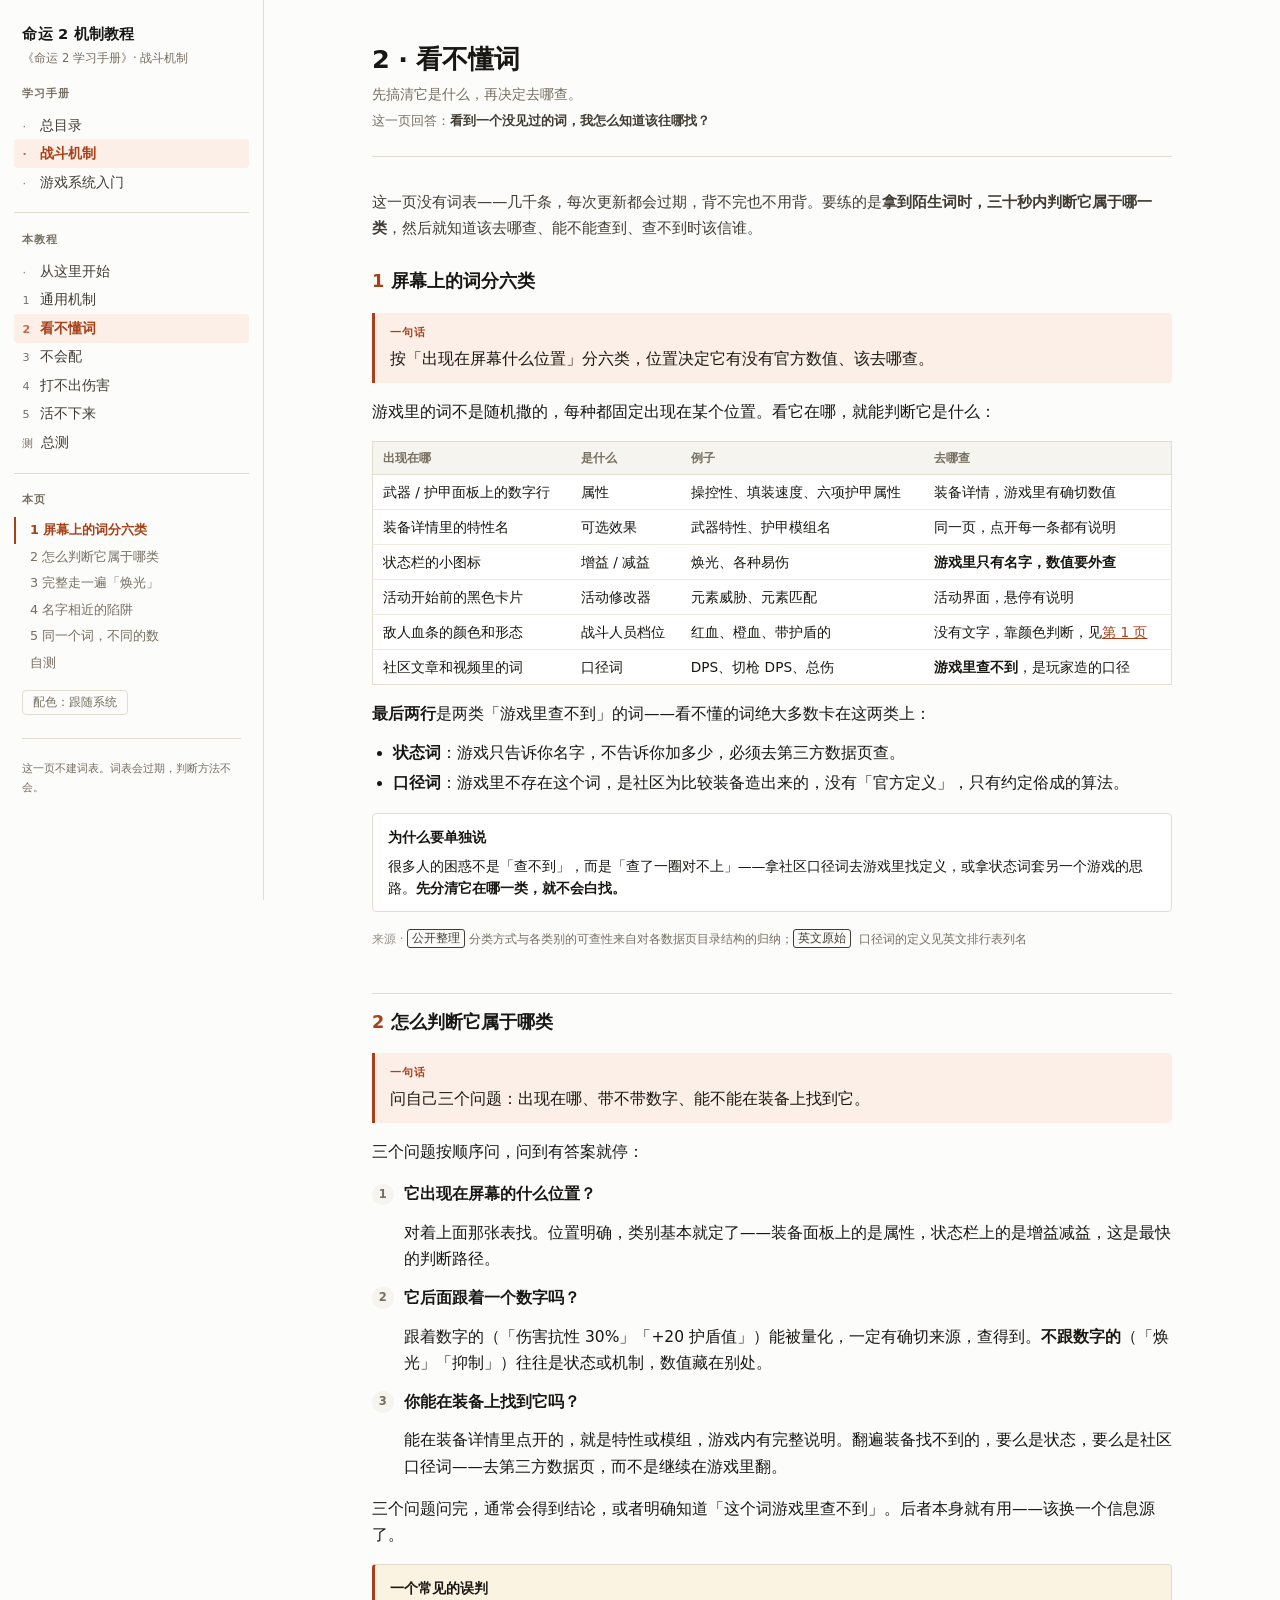
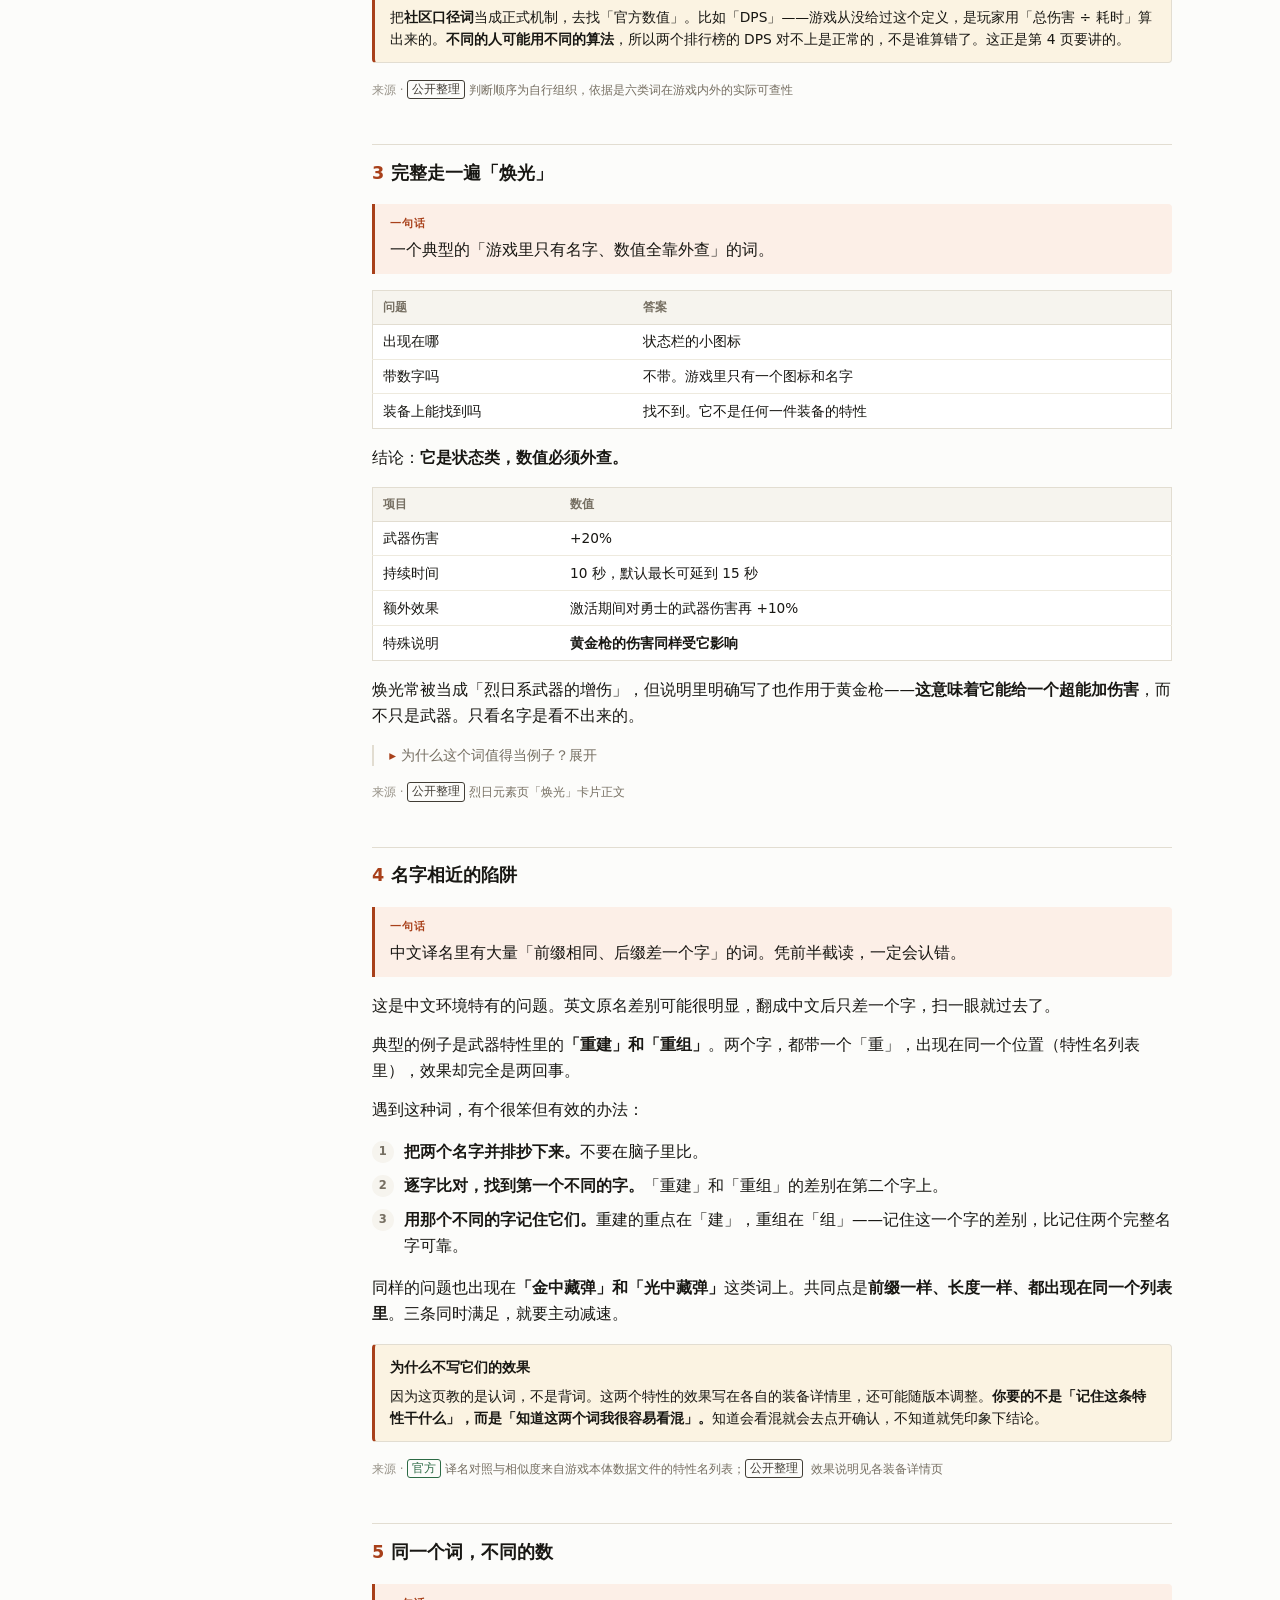
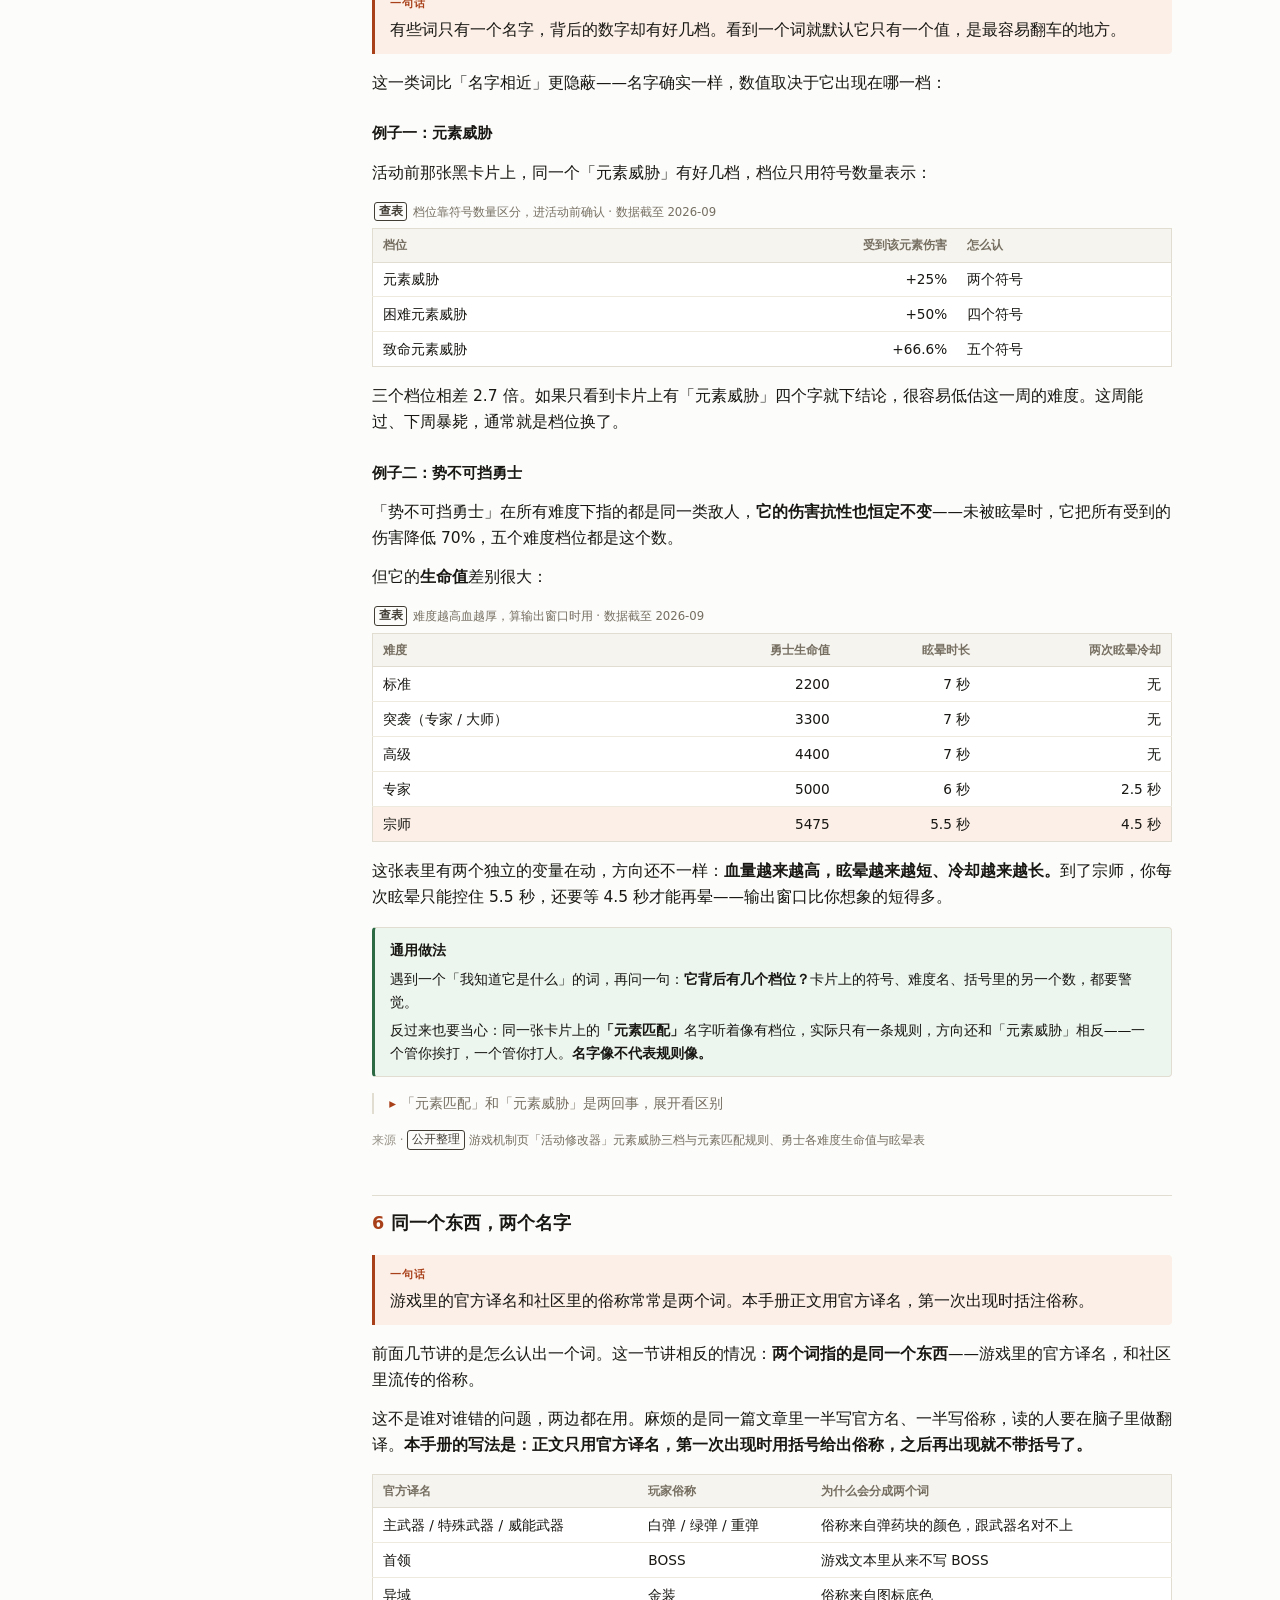
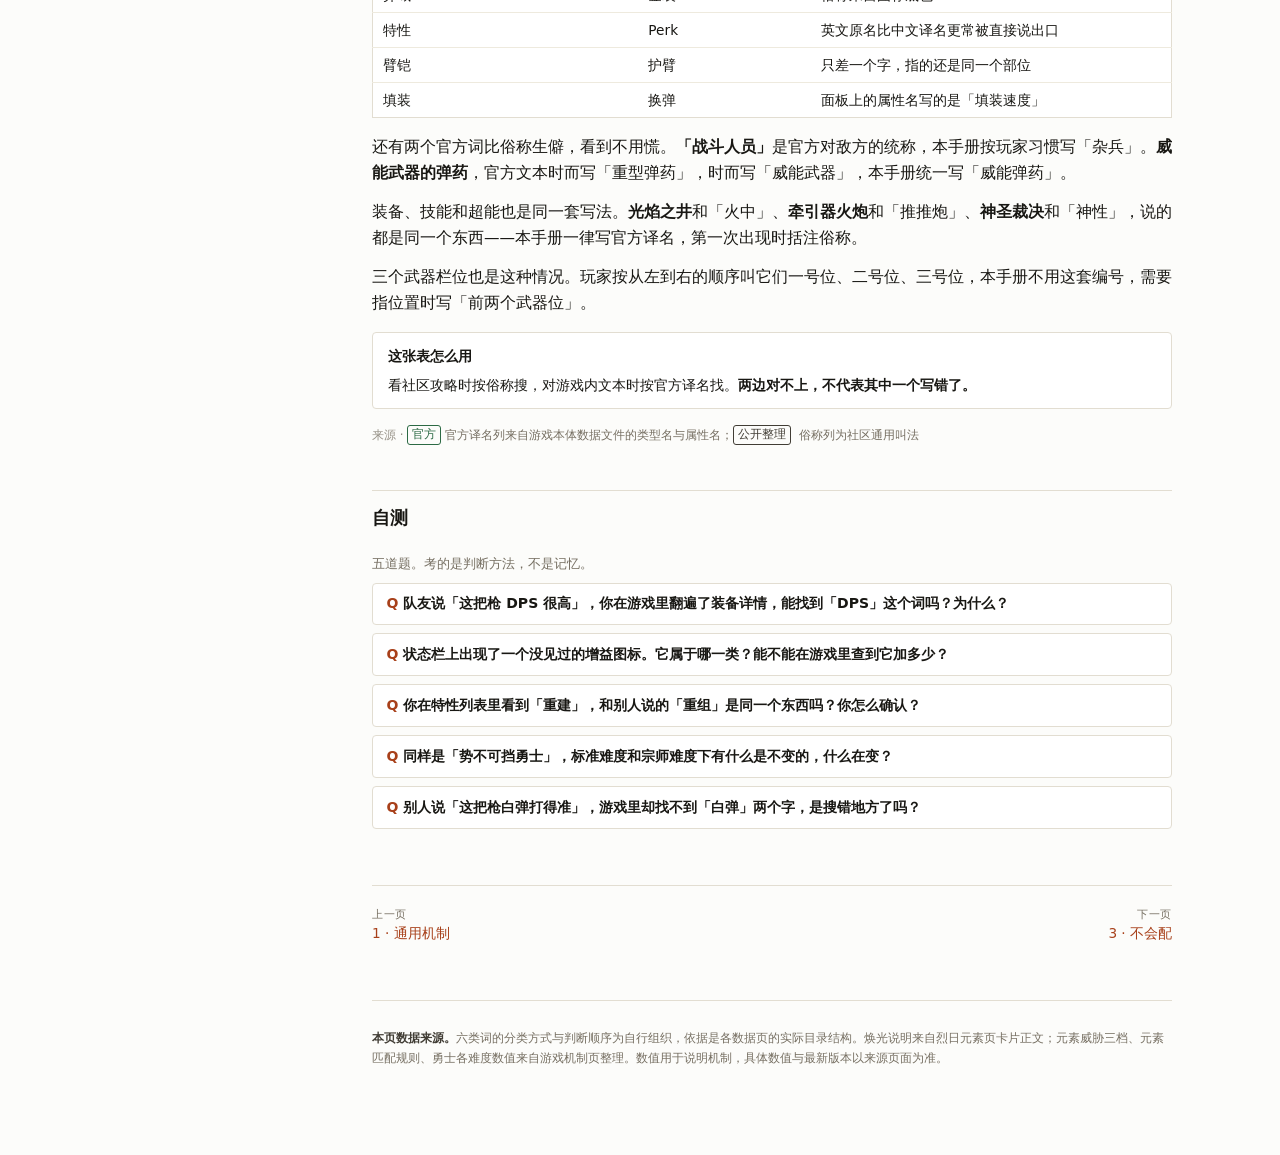
<file: 机制教程/terms.html>
<!DOCTYPE html>
<html lang="zh-CN" data-theme="auto">
<head>
<meta charset="utf-8">
<meta name="viewport" content="width=device-width, initial-scale=1">
<title>2 · 看不懂词 · 命运 2 机制教程</title>
<meta name="description" content="游戏里那些看不懂的词，怎么在三十秒内判断它是什么、去哪查。">
<link rel="stylesheet" href="assets/style.css">
</head>
<body data-block="mechanics" data-page="terms">

<button class="nav-toggle" id="navtoggle" aria-expanded="false">目录</button>

<aside id="side">
  <a class="brand" href="index.html">命运 2 机制教程</a>
  <p class="brand-sub">《命运 2 学习手册》· 战斗机制</p>

  <nav class="g-nav">
    <p class="nav-title">学习手册</p>
    <a href="../index.html" data-key="home"><span class="k">·</span>总目录</a>
    <a href="index.html" data-key="mechanics"><span class="k">·</span>战斗机制</a>
    <a href="../系统入门/index.html" data-key="systems"><span class="k">·</span>游戏系统入门</a>
  </nav>

  <nav class="c-nav">
    <p class="nav-title">本教程</p>
    <a href="index.html" data-key="index"><span class="k">·</span>从这里开始</a>
    <a href="mechanics.html" data-key="mechanics"><span class="k">1</span>通用机制</a>
    <a href="terms.html" data-key="terms"><span class="k">2</span>看不懂词</a>
    <a href="build.html" data-key="build"><span class="k">3</span>不会配</a>
    <a href="damage.html" data-key="damage"><span class="k">4</span>打不出伤害</a>
    <a href="survive.html" data-key="survive"><span class="k">5</span>活不下来</a>
    <a href="quiz.html" data-key="quiz"><span class="k">测</span>总测</a>
  </nav>

  <nav class="l-nav">
    <p class="nav-title">本页</p>
    <a href="#s1">1 屏幕上的词分六类</a>
    <a href="#s2">2 怎么判断它属于哪类</a>
    <a href="#s3">3 完整走一遍「焕光」</a>
    <a href="#s4">4 名字相近的陷阱</a>
    <a href="#s5">5 同一个词，不同的数</a>
    <a href="#quiz">自测</a>
  </nav>

  <button class="theme-btn" id="theme">配色</button>

  <div class="side-foot">
    <p>这一页不建词表。词表会过期，判断方法不会。</p>
  </div>
</aside>

<main>
<article>

<h1>2 · 看不懂词</h1>
<p class="subtitle">先搞清它是什么，再决定去哪查。</p>
<p class="page-ask">这一页回答：<b>看到一个没见过的词，我怎么知道该往哪找？</b></p>

<p class="lead">这一页没有词表——几千条，每次更新都会过期，背不完也不用背。要练的是<strong>拿到陌生词时，三十秒内判断它属于哪一类</strong>，然后就知道该去哪查、能不能查到、查不到时该信谁。</p>

<h2 id="s1"><span class="n">1</span>屏幕上的词分六类</h2>

<div class="oneline">
  <p><span class="tag">一句话</span>按「出现在屏幕什么位置」分六类，位置决定它有没有官方数值、该去哪查。</p>
</div>

<p>游戏里的词不是随机撒的，每种都固定出现在某个位置。看它在哪，就能判断它是什么：</p>

<table>
  <thead>
    <tr><th>出现在哪</th><th>是什么</th><th>例子</th><th>去哪查</th></tr>
  </thead>
  <tbody>
    <tr><td>武器 / 护甲面板上的数字行</td><td>属性</td><td>操控性、填装速度、六项护甲属性</td><td>装备详情，游戏里有确切数值</td></tr>
    <tr><td>装备详情里的特性名</td><td>可选效果</td><td>武器特性、护甲模组名</td><td>同一页，点开每一条都有说明</td></tr>
    <tr><td>状态栏的小图标</td><td>增益 / 减益</td><td>焕光、各种易伤</td><td><strong>游戏里只有名字，数值要外查</strong></td></tr>
    <tr><td>活动开始前的黑色卡片</td><td>活动修改器</td><td>元素威胁、元素匹配</td><td>活动界面，悬停有说明</td></tr>
    <tr><td>敌人血条的颜色和形态</td><td>战斗人员档位</td><td>红血、橙血、带护盾的</td><td>没有文字，靠颜色判断，见<a href="mechanics.html">第 1 页</a></td></tr>
    <tr><td>社区文章和视频里的词</td><td>口径词</td><td>DPS、切枪 DPS、总伤</td><td><strong>游戏里查不到</strong>，是玩家造的口径</td></tr>
  </tbody>
</table>

<p><strong>最后两行</strong>是两类「游戏里查不到」的词——看不懂的词绝大多数卡在这两类上：</p>

<ul>
  <li><strong>状态词</strong>：游戏只告诉你名字，不告诉你加多少，必须去第三方数据页查。</li>
  <li><strong>口径词</strong>：游戏里不存在这个词，是社区为比较装备造出来的，没有「官方定义」，只有约定俗成的算法。</li>
</ul>

<div class="note">
  <span class="h">为什么要单独说</span>
  <p>很多人的困惑不是「查不到」，而是「查了一圈对不上」——拿社区口径词去游戏里找定义，或拿状态词套另一个游戏的思路。<strong>先分清它在哪一类，就不会白找。</strong></p>
</div>

<span class="src"><span class="t">公开整理</span>分类方式与各类别的可查性来自对各数据页目录结构的归纳；<span class="t">英文原始</span> 口径词的定义见英文排行表列名</span>

<h2 id="s2"><span class="n">2</span>怎么判断它属于哪类</h2>

<div class="oneline">
  <p><span class="tag">一句话</span>问自己三个问题：出现在哪、带不带数字、能不能在装备上找到它。</p>
</div>

<p>三个问题按顺序问，问到有答案就停：</p>

<ol class="steps">
  <li>
    <strong>它出现在屏幕的什么位置？</strong>
    <p>对着上面那张表找。位置明确，类别基本就定了——装备面板上的是属性，状态栏上的是增益减益，这是最快的判断路径。</p>
  </li>
  <li>
    <strong>它后面跟着一个数字吗？</strong>
    <p>跟着数字的（「伤害抗性 30%」「+20 护盾值」）能被量化，一定有确切来源，查得到。<strong>不跟数字的</strong>（「焕光」「抑制」）往往是状态或机制，数值藏在别处。</p>
  </li>
  <li>
    <strong>你能在装备上找到它吗？</strong>
    <p>能在装备详情里点开的，就是特性或模组，游戏内有完整说明。翻遍装备找不到的，要么是状态，要么是社区口径词——去第三方数据页，而不是继续在游戏里翻。</p>
  </li>
</ol>

<p>三个问题问完，通常会得到结论，或者明确知道「这个词游戏里查不到」。后者本身就有用——该换一个信息源了。</p>

<div class="note warn">
  <span class="h">一个常见的误判</span>
  <p>把<strong>社区口径词</strong>当成正式机制，去找「官方数值」。比如「DPS」——游戏从没给过这个定义，是玩家用「总伤害 ÷ 耗时」算出来的。<strong>不同的人可能用不同的算法</strong>，所以两个排行榜的 DPS 对不上是正常的，不是谁算错了。这正是第 4 页要讲的。</p>
</div>

<span class="src"><span class="t">公开整理</span>判断顺序为自行组织，依据是六类词在游戏内外的实际可查性</span>

<h2 id="s3"><span class="n">3</span>完整走一遍「焕光」</h2>

<div class="oneline">
  <p><span class="tag">一句话</span>一个典型的「游戏里只有名字、数值全靠外查」的词。</p>
</div>

<table>
  <thead>
    <tr><th>问题</th><th>答案</th></tr>
  </thead>
  <tbody>
    <tr><td>出现在哪</td><td>状态栏的小图标</td></tr>
    <tr><td>带数字吗</td><td>不带。游戏里只有一个图标和名字</td></tr>
    <tr><td>装备上能找到吗</td><td>找不到。它不是任何一件装备的特性</td></tr>
  </tbody>
</table>

<p>结论：<strong>它是状态类，数值必须外查。</strong></p>

<table>
  <thead>
    <tr><th>项目</th><th>数值</th></tr>
  </thead>
  <tbody>
    <tr><td>武器伤害</td><td>+20%</td></tr>
    <tr><td>持续时间</td><td>10 秒，默认最长可延到 15 秒</td></tr>
    <tr><td>额外效果</td><td>激活期间对勇士的武器伤害再 +10%</td></tr>
    <tr><td>特殊说明</td><td><strong>黄金枪的伤害同样受它影响</strong></td></tr>
  </tbody>
</table>

<p>焕光常被当成「烈日系武器的增伤」，但说明里明确写了也作用于黄金枪——<strong>这意味着它能给一个超能加伤害</strong>，而不只是武器。只看名字是看不出来的。</p>

<details class="deep">
  <summary>为什么这个词值得当例子？展开</summary>
  <p>查它的过程中会发现一件反直觉的事：<strong>「焕光」的定义不在官方词条里</strong>。</p>
  <p>它不是游戏 manifest 的一条正式条目，而是写在烈日（Solar）元素页的一张卡片正文里。按「官方词条」的思路去找会找不到；在对应的元素页里反而能看到完整说明。</p>
  <p>这正是这页要教的：<strong>「去哪查」比「记住数值」重要得多。</strong>数值会随版本改，但一个词通常固定在某一类页面里——状态词去元素页和机制页找，属性词去装备页找，口径词去排行表找。</p>
  <p><strong>边界：</strong>这份说明里的数字带方括号写法（<code>+20%［10%］</code>），方括号里是 PvP 数值。我们只讲 PvE，取前面那个。</p>
  <p><strong>核对：</strong>该说明同时出现在烈日元素页的卡片正文中，页面标题为「烈日」，可以按这个标题定位。</p>
</details>

<span class="src"><span class="t">公开整理</span>烈日元素页「焕光」卡片正文</span>

<h2 id="s4"><span class="n">4</span>名字相近的陷阱</h2>

<div class="oneline">
  <p><span class="tag">一句话</span>中文译名里有大量「前缀相同、后缀差一个字」的词。凭前半截读，一定会认错。</p>
</div>

<p>这是中文环境特有的问题。英文原名差别可能很明显，翻成中文后只差一个字，扫一眼就过去了。</p>

<p>典型的例子是武器特性里的<strong>「重建」和「重组」</strong>。两个字，都带一个「重」，出现在同一个位置（特性名列表里），效果却完全是两回事。</p>

<p>遇到这种词，有个很笨但有效的办法：</p>

<ol class="steps">
  <li><strong>把两个名字并排抄下来。</strong>不要在脑子里比。</li>
  <li><strong>逐字比对，找到第一个不同的字。</strong>「重建」和「重组」的差别在第二个字上。</li>
  <li><strong>用那个不同的字记住它们。</strong>重建的重点在「建」，重组在「组」——记住这一个字的差别，比记住两个完整名字可靠。</li>
</ol>

<p>同样的问题也出现在<strong>「金中藏弹」和「光中藏弹」</strong>这类词上。共同点是<strong>前缀一样、长度一样、都出现在同一个列表里</strong>。三条同时满足，就要主动减速。</p>

<div class="note warn">
  <span class="h">为什么不写它们的效果</span>
  <p>因为这页教的是认词，不是背词。这两个特性的效果写在各自的装备详情里，还可能随版本调整。<strong>你要的不是「记住这条特性干什么」，而是「知道这两个词我很容易看混」。</strong>知道会看混就会去点开确认，不知道就凭印象下结论。</p>
</div>

<span class="src"><span class="t m">官方</span>译名对照与相似度来自游戏本体数据文件的特性名列表；<span class="t">公开整理</span> 效果说明见各装备详情页</span>

<h2 id="s5"><span class="n">5</span>同一个词，不同的数</h2>

<div class="oneline">
  <p><span class="tag">一句话</span>有些词只有一个名字，背后的数字却有好几档。看到一个词就默认它只有一个值，是最容易翻车的地方。</p>
</div>

<p>这一类词比「名字相近」更隐蔽——名字确实一样，数值取决于它出现在哪一档：</p>

<h3>例子一：元素威胁</h3>

<p>活动前那张黑卡片上，同一个「元素威胁」有好几档，档位只用符号数量表示：</p>

<table class="lookup">
  <caption><b>查表</b>档位靠符号数量区分，进活动前确认 · 数据截至 2026-09</caption>
  <thead>
    <tr><th>档位</th><th class="num">受到该元素伤害</th><th>怎么认</th></tr>
  </thead>
  <tbody>
    <tr><td>元素威胁</td><td class="num">+25%</td><td>两个符号</td></tr>
    <tr><td>困难元素威胁</td><td class="num">+50%</td><td>四个符号</td></tr>
    <tr><td>致命元素威胁</td><td class="num">+66.6%</td><td>五个符号</td></tr>
  </tbody>
</table>

<p>三个档位相差 2.7 倍。如果只看到卡片上有「元素威胁」四个字就下结论，很容易低估这一周的难度。这周能过、下周暴毙，通常就是档位换了。</p>

<h3>例子二：势不可挡勇士</h3>

<p>「势不可挡勇士」在所有难度下指的都是同一类敌人，<strong>它的伤害抗性也恒定不变</strong>——未被眩晕时，它把所有受到的伤害降低 70%，五个难度档位都是这个数。</p>

<p>但它的<strong>生命值</strong>差别很大：</p>

<table class="lookup">
  <caption><b>查表</b>难度越高血越厚，算输出窗口时用 · 数据截至 2026-09</caption>
  <thead>
    <tr><th>难度</th><th class="num">勇士生命值</th><th class="num">眩晕时长</th><th class="num">两次眩晕冷却</th></tr>
  </thead>
  <tbody>
    <tr><td>标准</td><td class="num">2200</td><td class="num">7 秒</td><td class="num">无</td></tr>
    <tr><td>突袭（专家 / 大师）</td><td class="num">3300</td><td class="num">7 秒</td><td class="num">无</td></tr>
    <tr><td>高级</td><td class="num">4400</td><td class="num">7 秒</td><td class="num">无</td></tr>
    <tr><td>专家</td><td class="num">5000</td><td class="num">6 秒</td><td class="num">2.5 秒</td></tr>
    <tr class="hi"><td>宗师</td><td class="num">5475</td><td class="num">5.5 秒</td><td class="num">4.5 秒</td></tr>
  </tbody>
</table>

<p>这张表里有两个独立的变量在动，方向还不一样：<strong>血量越来越高，眩晕越来越短、冷却越来越长。</strong>到了宗师，你每次眩晕只能控住 5.5 秒，还要等 4.5 秒才能再晕——输出窗口比你想象的短得多。</p>

<div class="note ok">
  <span class="h">通用做法</span>
  <p>遇到一个「我知道它是什么」的词，再问一句：<strong>它背后有几个档位？</strong>卡片上的符号、难度名、括号里的另一个数，都要警觉。</p>
  <p>反过来也要当心：同一张卡片上的<strong>「元素匹配」</strong>名字听着像有档位，实际只有一条规则，方向还和「元素威胁」相反——一个管你挨打，一个管你打人。<strong>名字像不代表规则像。</strong></p>
</div>

<details class="deep">
  <summary>「元素匹配」和「元素威胁」是两回事，展开看区别</summary>
  <p>这两个词经常被混为一谈：名字里都有「元素」，都出现在同一张活动卡片上。实际管的是完全不同的东西：</p>
  <ul>
    <li><strong>元素威胁</strong>：管你<strong>挨打</strong>。匹配元素时你受到的伤害提高。</li>
    <li><strong>元素匹配</strong>：管你<strong>打人</strong>。战斗人员的护盾受到非匹配伤害时，伤害降低 80%。</li>
  </ul>
  <p>一个是防守方的修正，一个是攻击方的修正。<strong>看名字里的第二个词就能区分：威胁是冲着你来的，匹配是要求你去对的。</strong></p>
  <p><strong>核对：</strong>两者同属游戏机制页的「活动修改器」一节，同一张表里可以同时看到。</p>
</details>

<span class="src"><span class="t">公开整理</span>游戏机制页「活动修改器」元素威胁三档与元素匹配规则、勇士各难度生命值与眩晕表</span>

<h2 id="s6"><span class="n">6</span>同一个东西，两个名字</h2>

<div class="oneline">
  <p><span class="tag">一句话</span>游戏里的官方译名和社区里的俗称常常是两个词。本手册正文用官方译名，第一次出现时括注俗称。</p>
</div>

<p>前面几节讲的是怎么认出一个词。这一节讲相反的情况：<strong>两个词指的是同一个东西</strong>——游戏里的官方译名，和社区里流传的俗称。</p>

<p>这不是谁对谁错的问题，两边都在用。麻烦的是同一篇文章里一半写官方名、一半写俗称，读的人要在脑子里做翻译。<strong>本手册的写法是：正文只用官方译名，第一次出现时用括号给出俗称，之后再出现就不带括号了。</strong></p>

<table>
  <thead>
    <tr><th>官方译名</th><th>玩家俗称</th><th>为什么会分成两个词</th></tr>
  </thead>
  <tbody>
    <tr><td>主武器 / 特殊武器 / 威能武器</td><td>白弹 / 绿弹 / 重弹</td><td>俗称来自弹药块的颜色，跟武器名对不上</td></tr>
    <tr><td>首领</td><td>BOSS</td><td>游戏文本里从来不写 BOSS</td></tr>
    <tr><td>异域</td><td>金装</td><td>俗称来自图标底色</td></tr>
    <tr><td>特性</td><td>Perk</td><td>英文原名比中文译名更常被直接说出口</td></tr>
    <tr><td>臂铠</td><td>护臂</td><td>只差一个字，指的还是同一个部位</td></tr>
    <tr><td>填装</td><td>换弹</td><td>面板上的属性名写的是「填装速度」</td></tr>
  </tbody>
</table>

<p>还有两个官方词比俗称生僻，看到不用慌。<strong>「战斗人员」</strong>是官方对敌方的统称，本手册按玩家习惯写「杂兵」。<strong>威能武器的弹药</strong>，官方文本时而写「重型弹药」，时而写「威能武器」，本手册统一写「威能弹药」。</p>

<p>装备、技能和超能也是同一套写法。<strong>光焰之井</strong>和「火中」、<strong>牵引器火炮</strong>和「推推炮」、<strong>神圣裁决</strong>和「神性」，说的都是同一个东西——本手册一律写官方译名，第一次出现时括注俗称。</p>

<p>三个武器栏位也是这种情况。玩家按从左到右的顺序叫它们一号位、二号位、三号位，本手册不用这套编号，需要指位置时写「前两个武器位」。</p>

<div class="note">
  <span class="h">这张表怎么用</span>
  <p>看社区攻略时按俗称搜，对游戏内文本时按官方译名找。<strong>两边对不上，不代表其中一个写错了。</strong></p>
</div>

<span class="src"><span class="t m">官方</span>官方译名列来自游戏本体数据文件的类型名与属性名；<span class="t">公开整理</span> 俗称列为社区通用叫法</span>

<h2 id="quiz">自测</h2>

<p class="quiz-head">五道题。考的是判断方法，不是记忆。</p>

<details class="quiz">
  <summary>队友说「这把枪 DPS 很高」，你在游戏里翻遍了装备详情，能找到「DPS」这个词吗？为什么？</summary>
  <div class="ans">
    <p>找不到。DPS 是社区为了比较装备造出来的<strong>口径词</strong>，游戏里不存在这个定义，所以也不会有官方数值。</p>
    <p>它由「总伤害 ÷ 耗时」算出来，但不同的人可以选不同的耗时口径，两个排行榜的 DPS 对不上是正常的。看到这类词，去排行表看它的列名定义，而不是在游戏里翻。</p>
    <p class="back">回看第 1、2 节。</p>
  </div>
</details>

<details class="quiz">
  <summary>状态栏上出现了一个没见过的增益图标。它属于哪一类？能不能在游戏里查到它加多少？</summary>
  <div class="ans">
    <p>属于<strong>状态词</strong>。游戏通常只给你一个图标和名字，<strong>数值要外查</strong>。</p>
    <p>判断路径是：出现在状态栏 → 不带数字 → 装备上找不到，三条都指向「状态类」。去对应的元素页或机制页找，而不是继续在游戏里翻。</p>
    <p class="back">回看第 2、3 节。</p>
  </div>
</details>

<details class="quiz">
  <summary>你在特性列表里看到「重建」，和别人说的「重组」是同一个东西吗？你怎么确认？</summary>
  <div class="ans">
    <p>不是。这是一对典型的中文译名陷阱：前缀相同、长度相同、出现在同一个列表里。</p>
    <p>确认办法是并排抄下来逐字比对，找到第一个不同的字（这里是第二个字，「建」和「组」），用那个字的差别来记，而不是凭印象。</p>
    <p class="back">回看第 4 节。</p>
  </div>
</details>

<details class="quiz">
  <summary>同样是「势不可挡勇士」，标准难度和宗师难度下有什么是不变的，什么在变？</summary>
  <div class="ans">
    <p><strong>不变的是伤害抗性</strong>——未被眩晕时恒定降低 70% 受到的伤害，五个难度档位都是这个数。</p>
    <p><strong>变的是生命值和眩晕规则</strong>：生命值从 2200 涨到 5475，眩晕时长从 7 秒降到 5.5 秒，两次眩晕之间还多了 4.5 秒冷却。</p>
    <p>这就是「同一个词、不同的数」的典型：不能因为认识这个词，就假设它的数值只有一套。</p>
    <p class="back">回看第 5 节。</p>
  </div>
</details>

<details class="quiz">
  <summary>别人说「这把枪白弹打得准」，游戏里却找不到「白弹」两个字，是搜错地方了吗？</summary>
  <div class="ans">
    <p>不是。白弹是玩家俗称，官方译名是<strong>主武器</strong>——俗称来自弹药块的颜色，游戏内文本里不会出现。</p>
    <p>两个词指的是同一个东西：按俗称搜社区攻略、按官方译名对游戏内文本，都能用。要知道的是它们是一对，而不是其中一个写错了。</p>
    <p class="back">回看第 6 节。</p>
  </div>
</details>

<div class="pager">
  <a href="mechanics.html">
    <span class="dir">上一页</span>
    1 · 通用机制
  </a>
  <a class="next" href="build.html">
    <span class="dir">下一页</span>
    3 · 不会配
  </a>
</div>

</article>

<div class="foot">
  <p><strong>本页数据来源。</strong>六类词的分类方式与判断顺序为自行组织，依据是各数据页的实际目录结构。焕光说明来自烈日元素页卡片正文；元素威胁三档、元素匹配规则、勇士各难度数值来自游戏机制页整理。数值用于说明机制，具体数值与最新版本以来源页面为准。</p>
</div>
</main>

<script src="assets/nav.js"></script>
</body>
</html>
</file>
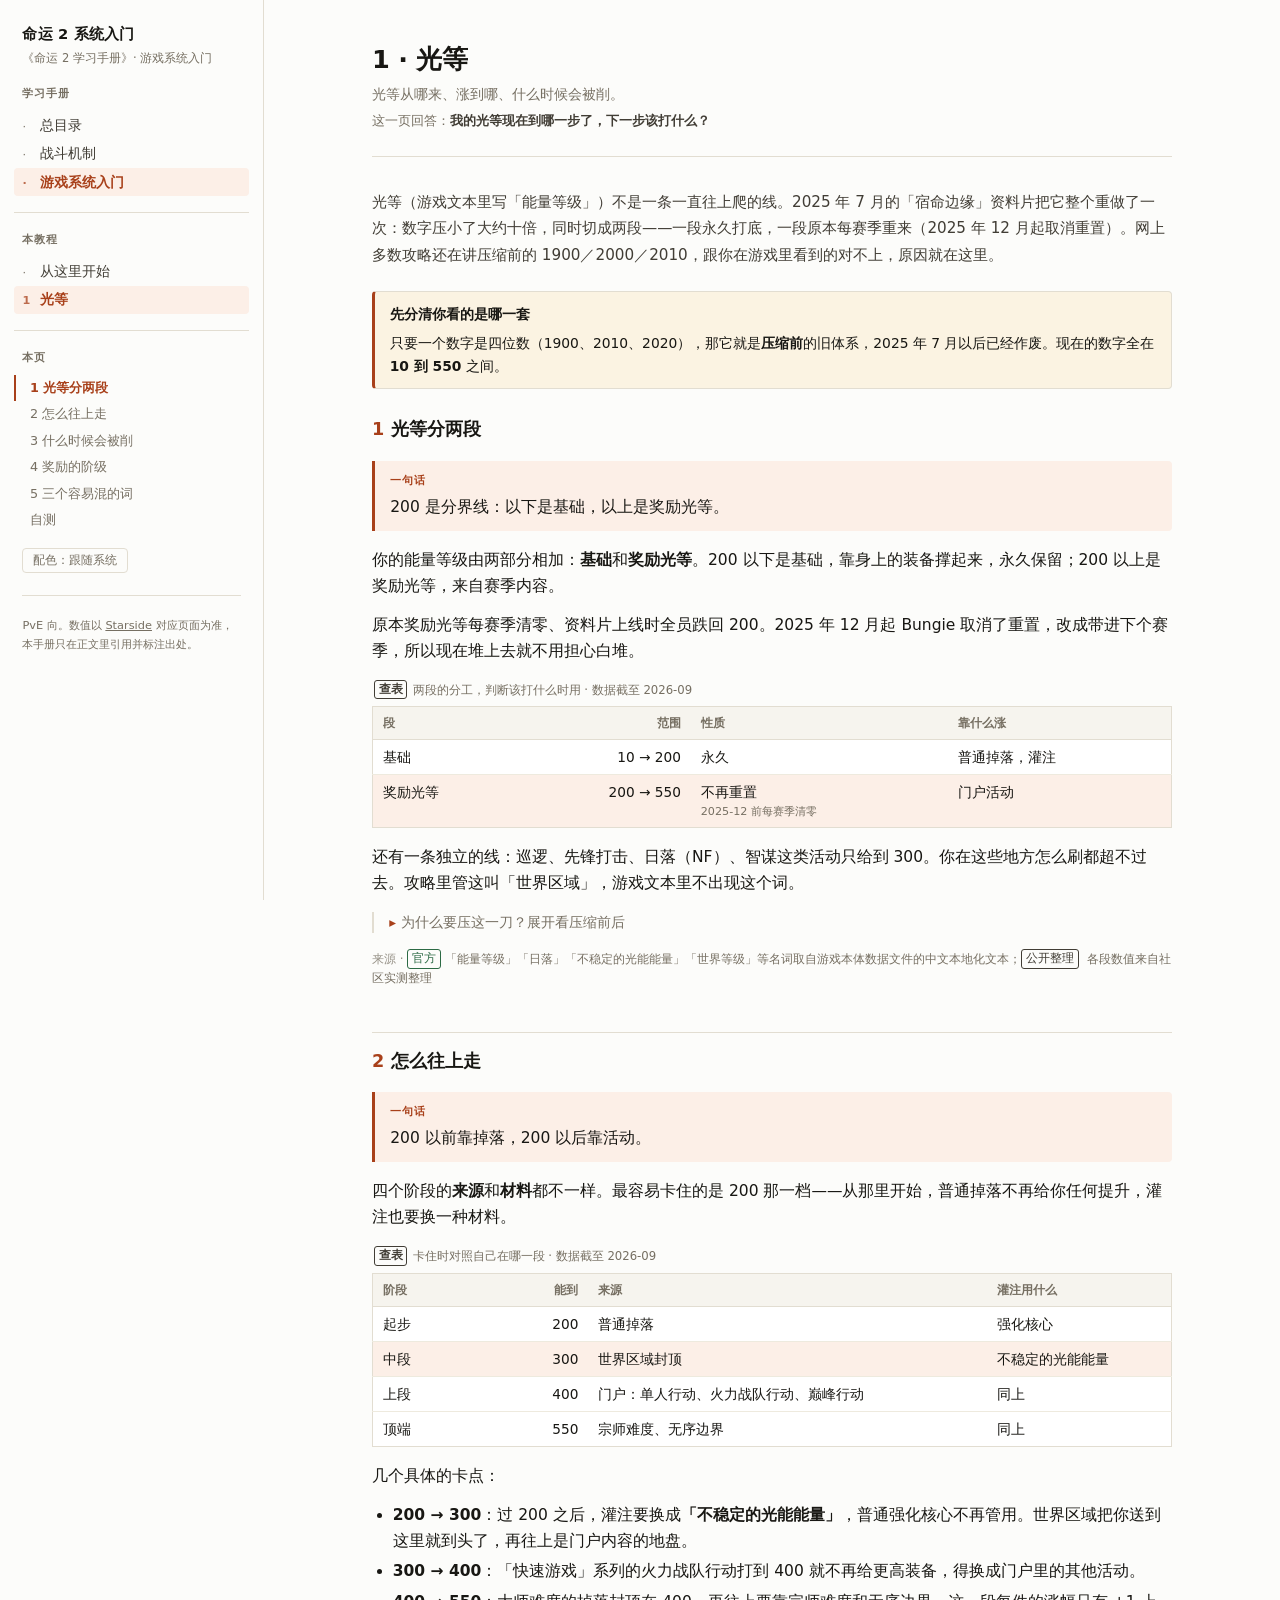
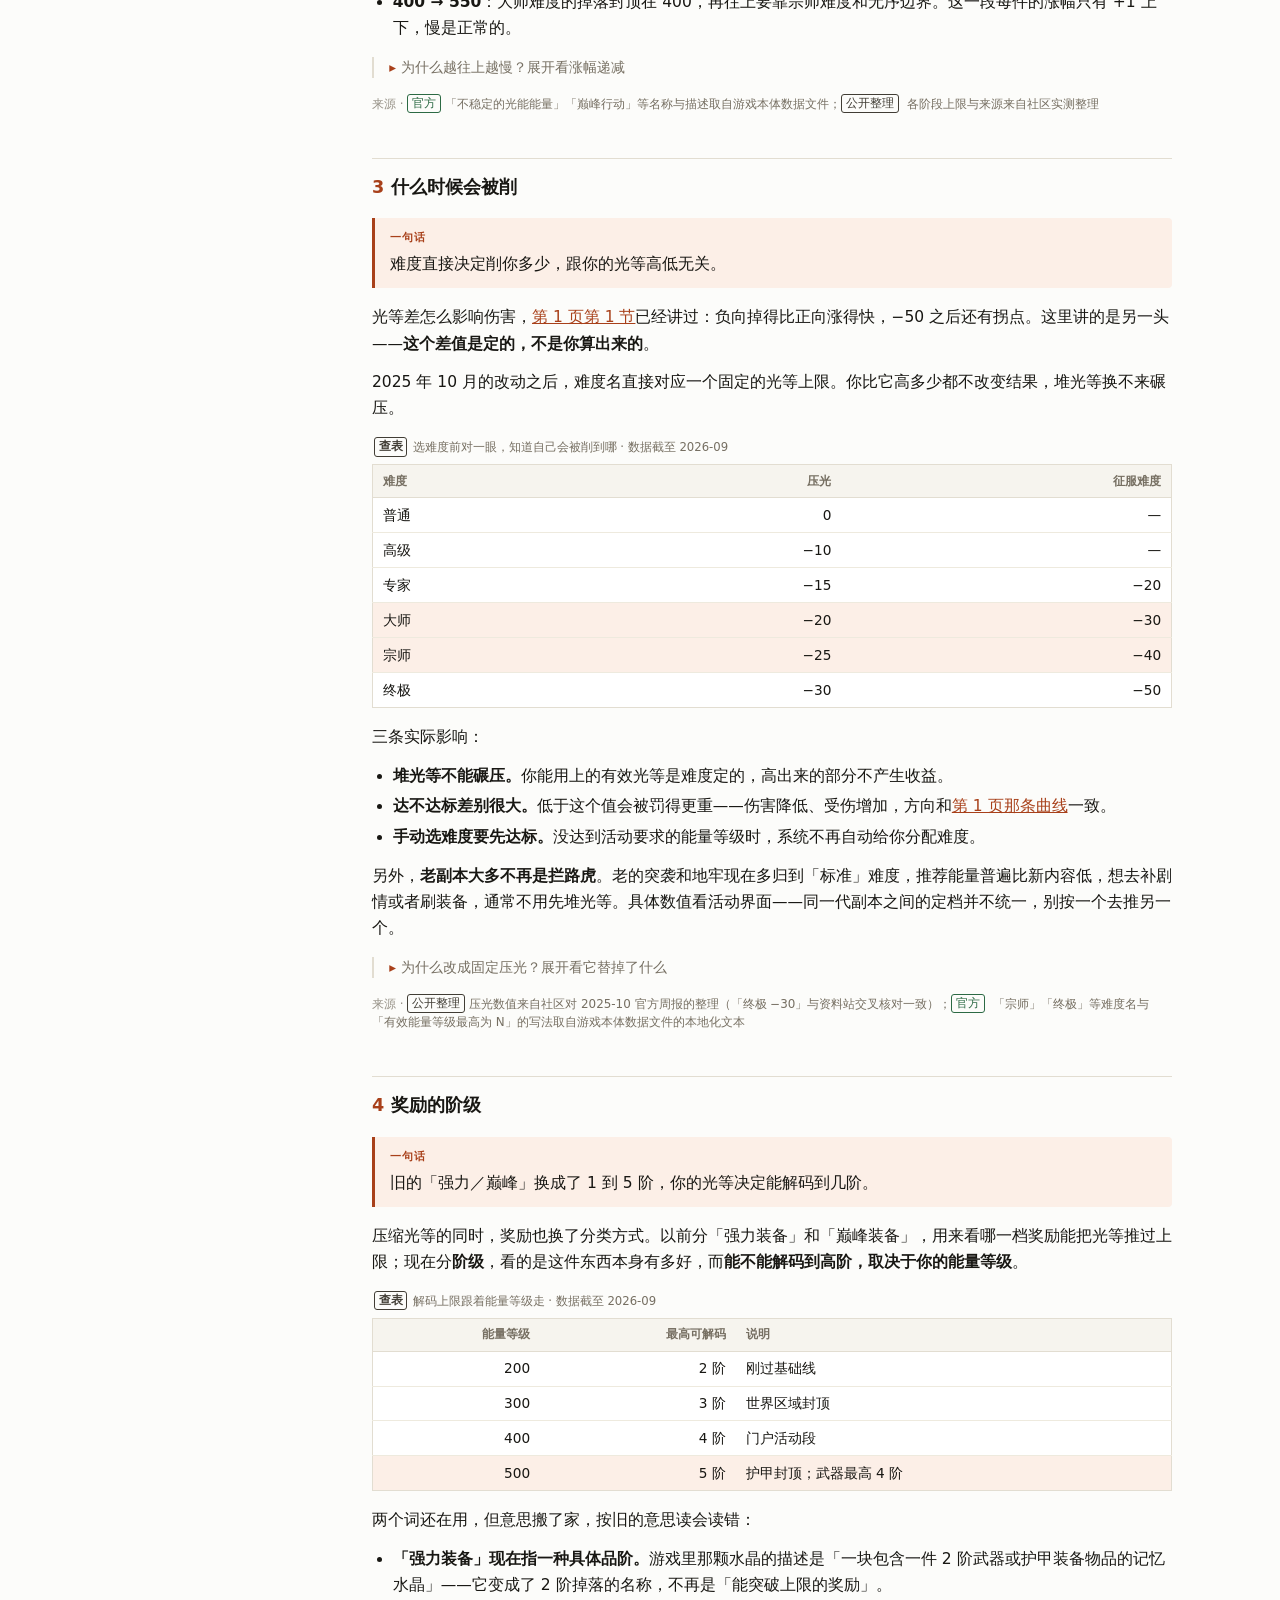
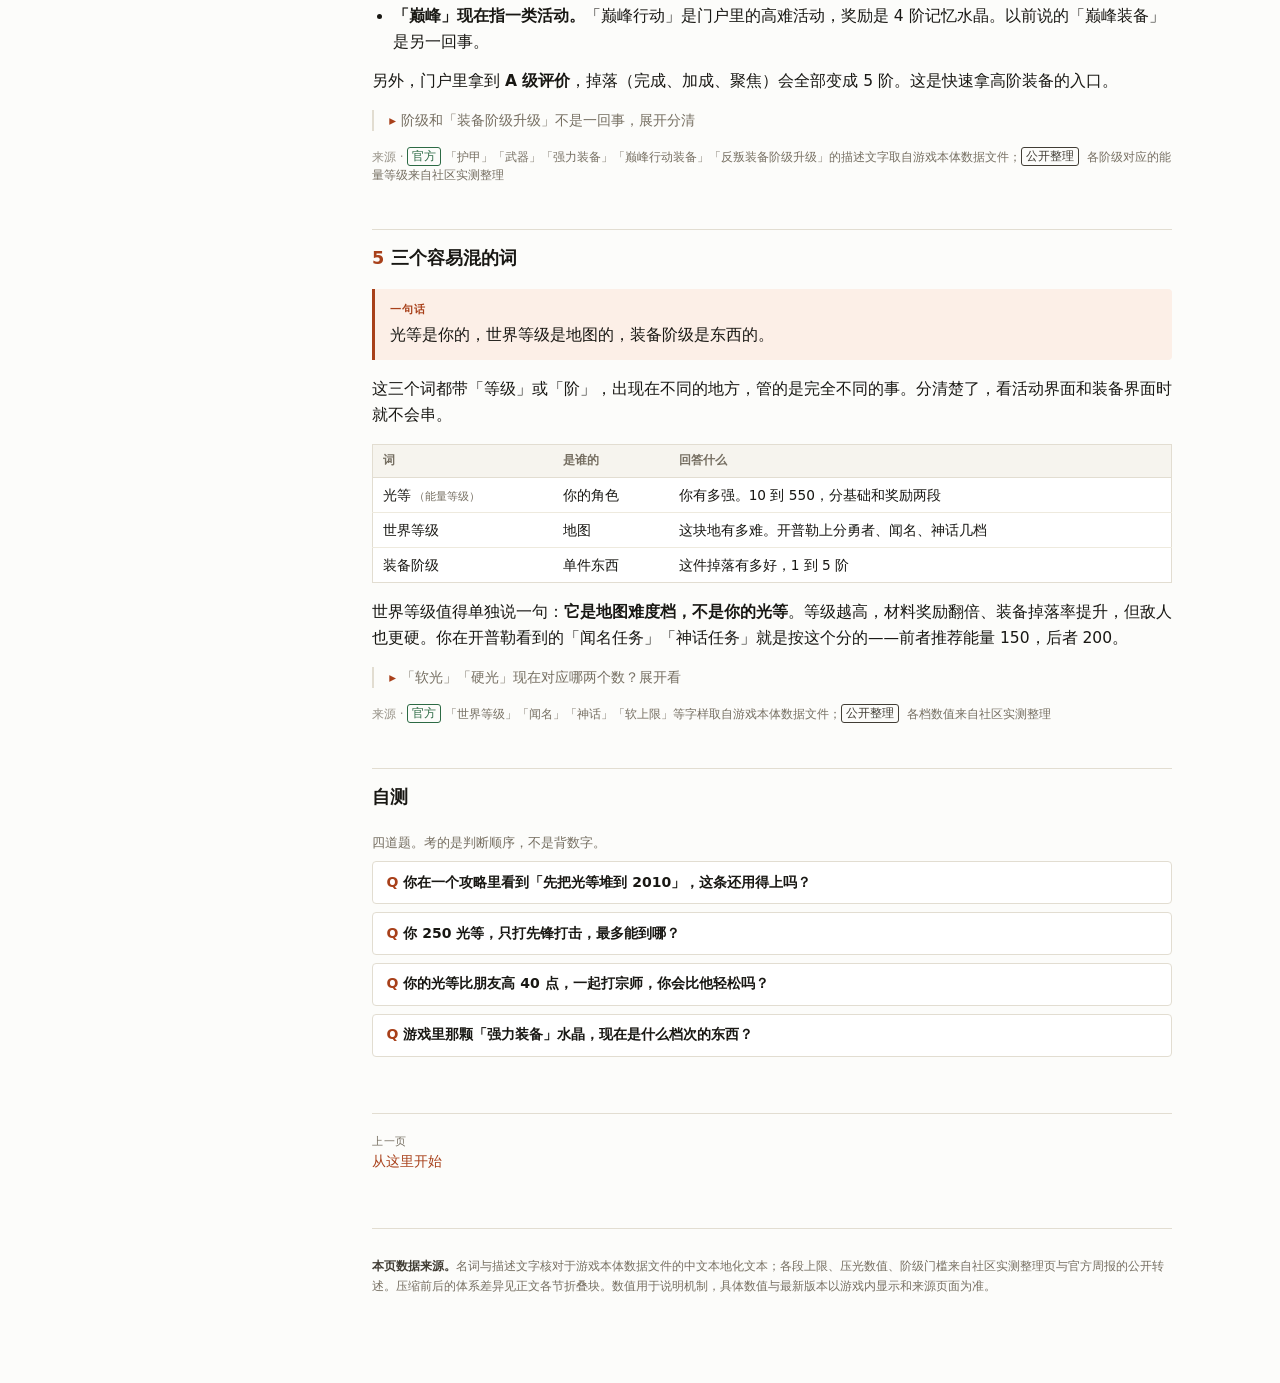
<file: 系统入门/power.html>
<!DOCTYPE html>
<html lang="zh-CN" data-theme="auto">
<head>
<meta charset="utf-8">
<meta name="viewport" content="width=device-width, initial-scale=1">
<title>1 · 光等 · 命运 2 系统入门</title>
<meta name="description" content="光等分两段：200 以下是基础，以上是奖励光等。怎么涨、涨到哪、什么时候会被削。">
<link rel="stylesheet" href="../机制教程/assets/style.css">
</head>
<body data-block="systems" data-page="power">

<button class="nav-toggle" id="navtoggle" aria-expanded="false">目录</button>

<aside id="side">
  <a class="brand" href="index.html">命运 2 系统入门</a>
  <p class="brand-sub">《命运 2 学习手册》· 游戏系统入门</p>

  <nav class="g-nav">
    <p class="nav-title">学习手册</p>
    <a href="../index.html" data-key="home"><span class="k">·</span>总目录</a>
    <a href="../机制教程/index.html" data-key="mechanics"><span class="k">·</span>战斗机制</a>
    <a href="index.html" data-key="systems"><span class="k">·</span>游戏系统入门</a>
  </nav>

  <nav class="c-nav">
    <p class="nav-title">本教程</p>
    <a href="index.html" data-key="index"><span class="k">·</span>从这里开始</a>
    <a href="power.html" data-key="power"><span class="k">1</span>光等</a>
  </nav>

  <nav class="l-nav">
    <p class="nav-title">本页</p>
    <a href="#s1">1 光等分两段</a>
    <a href="#s2">2 怎么往上走</a>
    <a href="#s3">3 什么时候会被削</a>
    <a href="#s4">4 奖励的阶级</a>
    <a href="#s5">5 三个容易混的词</a>
    <a href="#quiz">自测</a>
  </nav>

  <button class="theme-btn" id="theme">配色</button>

  <div class="side-foot">
    <p>PvE 向。数值以 <a href="https://starside.work/index.html" target="_blank" rel="noopener">Starside</a> 对应页面为准，本手册只在正文里引用并标注出处。</p>
  </div>
</aside>

<main>
<article>

<h1>1 · 光等</h1>
<p class="subtitle">光等从哪来、涨到哪、什么时候会被削。</p>
<p class="page-ask">这一页回答：<b>我的光等现在到哪一步了，下一步该打什么？</b></p>

<p class="lead">光等（游戏文本里写「能量等级」）不是一条一直往上爬的线。2025 年 7 月的「宿命边缘」资料片把它整个重做了一次：数字压小了大约十倍，同时切成两段——一段永久打底，一段原本每赛季重来（2025 年 12 月起取消重置）。网上多数攻略还在讲压缩前的 1900／2000／2010，跟你在游戏里看到的对不上，原因就在这里。</p>

<div class="note warn">
  <span class="h">先分清你看的是哪一套</span>
  <p>只要一个数字是四位数（1900、2010、2020），那它就是<strong>压缩前</strong>的旧体系，2025 年 7 月以后已经作废。现在的数字全在 <strong>10 到 550</strong> 之间。</p>
</div>

<h2 id="s1"><span class="n">1</span>光等分两段</h2>

<div class="oneline">
  <p><span class="tag">一句话</span>200 是分界线：以下是基础，以上是奖励光等。</p>
</div>

<p>你的能量等级由两部分相加：<strong>基础</strong>和<strong>奖励光等</strong>。200 以下是基础，靠身上的装备撑起来，永久保留；200 以上是奖励光等，来自赛季内容。</p>

<p>原本奖励光等每赛季清零、资料片上线时全员跌回 200。2025 年 12 月起 Bungie 取消了重置，改成带进下个赛季，所以现在堆上去就不用担心白堆。</p>

<table class="lookup">
  <caption><b>查表</b>两段的分工，判断该打什么时用 · 数据截至 2026-09</caption>
  <thead>
    <tr><th>段</th><th class="num">范围</th><th>性质</th><th>靠什么涨</th></tr>
  </thead>
  <tbody>
    <tr><td>基础</td><td class="num">10 → 200</td><td>永久</td><td>普通掉落，灌注</td></tr>
    <tr class="hi"><td>奖励光等</td><td class="num">200 → 550</td><td>不再重置<span class="sub">2025-12 前每赛季清零</span></td><td>门户活动</td></tr>
  </tbody>
</table>

<p>还有一条独立的线：巡逻、先锋打击、日落（NF）、智谋这类活动只给到 300。你在这些地方怎么刷都超不过去。攻略里管这叫「世界区域」，游戏文本里不出现这个词。</p>

<details class="deep">
  <summary>为什么要压这一刀？展开看压缩前后</summary>
  <p>压缩前的基础是 1900，赛季往上加，最后落在 2010（强力上限）到 2020（巅峰上限）。这套数字涨了七年，每一档的绝对值越来越大，但相邻档之间的<strong>比例</strong>越来越小——2000 和 2010 差 0.5%，玩家看不出区别，Bungie 也难调。</p>
  <p>压完之后所有数值除以大约十倍，回到 10 起步、200 打底。同样的相对差距，数字小一个量级，读起来和调起来都清楚。</p>
  <p><strong>边界：</strong>压缩只发生在宿命边缘上线那一次。此后每个赛季的上限怎么走，是另一件事——2025 年 12 月的「反叛」就没再抬高上限。</p>
</details>

<span class="src"><span class="t m">官方</span>「能量等级」「日落」「不稳定的光能能量」「世界等级」等名词取自游戏本体数据文件的中文本地化文本；<span class="t">公开整理</span> 各段数值来自社区实测整理</span>

<h2 id="s2"><span class="n">2</span>怎么往上走</h2>

<div class="oneline">
  <p><span class="tag">一句话</span>200 以前靠掉落，200 以后靠活动。</p>
</div>

<p>四个阶段的<strong>来源</strong>和<strong>材料</strong>都不一样。最容易卡住的是 200 那一档——从那里开始，普通掉落不再给你任何提升，灌注也要换一种材料。</p>

<table class="lookup">
  <caption><b>查表</b>卡住时对照自己在哪一段 · 数据截至 2026-09</caption>
  <thead>
    <tr><th class="row-col">阶段</th><th class="num">能到</th><th>来源</th><th>灌注用什么</th></tr>
  </thead>
  <tbody>
    <tr><td>起步</td><td class="num">200</td><td>普通掉落</td><td>强化核心</td></tr>
    <tr class="hi"><td>中段</td><td class="num">300</td><td>世界区域封顶</td><td>不稳定的光能能量</td></tr>
    <tr><td>上段</td><td class="num">400</td><td>门户：单人行动、火力战队行动、巅峰行动</td><td>同上</td></tr>
    <tr><td>顶端</td><td class="num">550</td><td>宗师难度、无序边界</td><td>同上</td></tr>
  </tbody>
</table>

<p>几个具体的卡点：</p>

<ul>
  <li><strong>200 → 300</strong>：过 200 之后，灌注要换成<strong>「不稳定的光能能量」</strong>，普通强化核心不再管用。世界区域把你送到这里就到头了，再往上是门户内容的地盘。</li>
  <li><strong>300 → 400</strong>：「快速游戏」系列的火力战队行动打到 400 就不再给更高装备，得换成门户里的其他活动。</li>
  <li><strong>400 → 550</strong>：大师难度的掉落封顶在 400，再往上要靠宗师难度和无序边界。这一段每件的涨幅只有 +1 上下，慢是正常的。</li>
</ul>

<details class="deep">
  <summary>为什么越往上越慢？展开看涨幅递减</summary>
  <p>低段的装备每件能顶好几点，高段只有一两点。原因不是随机数变小，是设计上就要求后面几十点必须靠高难内容堆——低难内容给的高光等装备越多，高难内容就越没人打。</p>
  <p><strong>边界：</strong>具体每个来源给多少点、每周能给几件，会随赛季调整，这里不列。要算清楚某周能涨多少，看当期的来源清单，不要按上一季的经验推。</p>
</details>

<span class="src"><span class="t m">官方</span>「不稳定的光能能量」「巅峰行动」等名称与描述取自游戏本体数据文件；<span class="t">公开整理</span> 各阶段上限与来源来自社区实测整理</span>

<h2 id="s3"><span class="n">3</span>什么时候会被削</h2>

<div class="oneline">
  <p><span class="tag">一句话</span>难度直接决定削你多少，跟你的光等高低无关。</p>
</div>

<p>光等差怎么影响伤害，<a href="../机制教程/mechanics.html#s1">第 1 页第 1 节</a>已经讲过：负向掉得比正向涨得快，−50 之后还有拐点。这里讲的是另一头——<strong>这个差值是定的，不是你算出来的</strong>。</p>

<p>2025 年 10 月的改动之后，难度名直接对应一个固定的光等上限。你比它高多少都不改变结果，堆光等换不来碾压。</p>

<table class="lookup">
  <caption><b>查表</b>选难度前对一眼，知道自己会被削到哪 · 数据截至 2026-09</caption>
  <thead>
    <tr><th>难度</th><th class="num">压光</th><th class="num">征服难度</th></tr>
  </thead>
  <tbody>
    <tr><td>普通</td><td class="num">0</td><td class="num">—</td></tr>
    <tr><td>高级</td><td class="num">−10</td><td class="num">—</td></tr>
    <tr><td>专家</td><td class="num">−15</td><td class="num">−20</td></tr>
    <tr class="hi"><td>大师</td><td class="num">−20</td><td class="num">−30</td></tr>
    <tr class="hi"><td>宗师</td><td class="num">−25</td><td class="num">−40</td></tr>
    <tr><td>终极</td><td class="num">−30</td><td class="num">−50</td></tr>
  </tbody>
</table>

<p>三条实际影响：</p>

<ul>
  <li><strong>堆光等不能碾压。</strong>你能用上的有效光等是难度定的，高出来的部分不产生收益。</li>
  <li><strong>达不达标差别很大。</strong>低于这个值会被罚得更重——伤害降低、受伤增加，方向和<a href="../机制教程/mechanics.html#s1">第 1 页那条曲线</a>一致。</li>
  <li><strong>手动选难度要先达标。</strong>没达到活动要求的能量等级时，系统不再自动给你分配难度。</li>
</ul>

<p>另外，<strong>老副本大多不再是拦路虎</strong>。老的突袭和地牢现在多归到「标准」难度，推荐能量普遍比新内容低，想去补剧情或者刷装备，通常不用先堆光等。具体数值看活动界面——同一代副本之间的定档并不统一，别按一个去推另一个。</p>

<details class="deep">
  <summary>为什么改成固定压光？展开看它替掉了什么</summary>
  <p>旧规则是「推荐光等 + 实时比对」：活动给一个推荐值，你带着自己的光等进去，系统现算差值。好处是光等有意义，坏处是同一个活动在不同人手里难度差很多，而且每周靠调整装备就能重新算一遍。</p>
  <p>改成固定值之后，难度名直接对应一个确定的量，活动和活动之间可比，玩家也少了一层要盯的数字。</p>
  <p><strong>核对：</strong>游戏文本里这类档位的写法是「该活动的难度不可更改。你的有效能量等级最高为 N」——是<strong>封顶</strong>，不是真的把你的光等减掉。另有一类规则写「此活动中所有战斗人员将比你当前的能量等级至少高出 N 点」，那是抬敌人。两条路都能压出负的光等差。</p>
  <p><strong>边界：</strong>这张表的数值来自社区转述的 2025 年 10 月官方周报，Bungie 改过不止一次。<strong>以游戏内难度界面上显示的数字为准</strong>，不要按这张表去推。</p>
</details>

<span class="src"><span class="t">公开整理</span>压光数值来自社区对 2025-10 官方周报的整理（「终极 −30」与资料站交叉核对一致）；<span class="t m">官方</span> 「宗师」「终极」等难度名与「有效能量等级最高为 N」的写法取自游戏本体数据文件的本地化文本</span>

<h2 id="s4"><span class="n">4</span>奖励的阶级</h2>

<div class="oneline">
  <p><span class="tag">一句话</span>旧的「强力／巅峰」换成了 1 到 5 阶，你的光等决定能解码到几阶。</p>
</div>

<p>压缩光等的同时，奖励也换了分类方式。以前分「强力装备」和「巅峰装备」，用来看哪一档奖励能把光等推过上限；现在分<strong>阶级</strong>，看的是这件东西本身有多好，而<strong>能不能解码到高阶，取决于你的能量等级</strong>。</p>

<table class="lookup">
  <caption><b>查表</b>解码上限跟着能量等级走 · 数据截至 2026-09</caption>
  <thead>
    <tr><th class="num">能量等级</th><th class="num">最高可解码</th><th>说明</th></tr>
  </thead>
  <tbody>
    <tr><td class="num">200</td><td class="num">2 阶</td><td>刚过基础线</td></tr>
    <tr><td class="num">300</td><td class="num">3 阶</td><td>世界区域封顶</td></tr>
    <tr><td class="num">400</td><td class="num">4 阶</td><td>门户活动段</td></tr>
    <tr class="hi"><td class="num">500</td><td class="num">5 阶</td><td>护甲封顶；武器最高 4 阶</td></tr>
  </tbody>
</table>

<p>两个词还在用，但意思搬了家，按旧的意思读会读错：</p>

<ul>
  <li><strong>「强力装备」现在指一种具体品阶。</strong>游戏里那颗水晶的描述是「一块包含一件 2 阶武器或护甲装备物品的记忆水晶」——它变成了 2 阶掉落的名称，不再是「能突破上限的奖励」。</li>
  <li><strong>「巅峰」现在指一类活动。</strong>「巅峰行动」是门户里的高难活动，奖励是 4 阶记忆水晶。以前说的「巅峰装备」是另一回事。</li>
</ul>

<p>另外，门户里拿到 <strong>A 级评价</strong>，掉落（完成、加成、聚焦）会全部变成 5 阶。这是快速拿高阶装备的入口。</p>

<details class="deep">
  <summary>阶级和「装备阶级升级」不是一回事，展开分清</summary>
  <p>游戏里有两套东西都翻译成「阶」，容易混：</p>
  <ul>
    <li><strong>奖励阶级</strong>：掉落品本身的档，1 到 5 阶，就是上面这张表讲的。</li>
    <li><strong>装备阶级</strong>：武器塑形里的升级线（「1 阶升级」到「5 阶升级」），升的是<strong>同一把武器</strong>的特性和模组槽，跟它掉落的档次无关。</li>
  </ul>
  <p>判断办法是看它出现在哪：出现在掉落和记忆水晶上的是奖励阶级，出现在塑形界面里的是装备阶级。</p>
  <p><strong>边界：</strong>还有一条「反叛装备阶级升级」，描述是「所有反叛装备奖励的阶级永久提升 1 阶」——它改的是<strong>奖励阶级</strong>，不是武器的塑形等级。</p>
</details>

<span class="src"><span class="t m">官方</span>「护甲」「武器」「强力装备」「巅峰行动装备」「反叛装备阶级升级」的描述文字取自游戏本体数据文件；<span class="t">公开整理</span> 各阶级对应的能量等级来自社区实测整理</span>

<h2 id="s5"><span class="n">5</span>三个容易混的词</h2>

<div class="oneline">
  <p><span class="tag">一句话</span>光等是你的，世界等级是地图的，装备阶级是东西的。</p>
</div>

<p>这三个词都带「等级」或「阶」，出现在不同的地方，管的是完全不同的事。分清楚了，看活动界面和装备界面时就不会串。</p>

<table>
  <thead>
    <tr><th>词</th><th>是谁的</th><th>回答什么</th></tr>
  </thead>
  <tbody>
    <tr><td>光等<span class="aka">（能量等级）</span></td><td>你的角色</td><td>你有多强。10 到 550，分基础和奖励两段</td></tr>
    <tr><td>世界等级</td><td>地图</td><td>这块地有多难。开普勒上分勇者、闻名、神话几档</td></tr>
    <tr><td>装备阶级</td><td>单件东西</td><td>这件掉落有多好，1 到 5 阶</td></tr>
  </tbody>
</table>

<p>世界等级值得单独说一句：<strong>它是地图难度档，不是你的光等</strong>。等级越高，材料奖励翻倍、装备掉落率提升，但敌人也更硬。你在开普勒看到的「闻名任务」「神话任务」就是按这个分的——前者推荐能量 150，后者 200。</p>

<details class="deep">
  <summary>「软光」「硬光」现在对应哪两个数？展开看</summary>
  <p>这两个词是玩家叫法，游戏文本里不出现，官方写的是「软上限」。老体系里它们指三条线：普通掉落能到的软上限、强力奖励能到的硬上限、巅峰奖励能到的最高上限。</p>
  <p>压缩之后三条线并成两条，所以现在听到这两个词，要先问对方指的是哪一层：</p>
  <ul>
    <li>如果问的是<strong>普通掉落能到哪</strong>：基础线到 <strong>200</strong>，世界区域到 <strong>300</strong>。</li>
    <li>如果问的是<strong>总共能到哪</strong>：<strong>550</strong>。</li>
    <li>如果问的是<strong>哪部分会掉</strong>：200 以下是永久的基础，200 以上是本来会重置的奖励光等。</li>
  </ul>
  <p><strong>核对：</strong>「软上限」这个词在游戏本体数据文件里能查到实例——加速器道具的描述写「将此角色升级至能量等级软上限」。</p>
</details>

<span class="src"><span class="t m">官方</span>「世界等级」「闻名」「神话」「软上限」等字样取自游戏本体数据文件；<span class="t">公开整理</span> 各档数值来自社区实测整理</span>

<h2 id="quiz">自测</h2>

<p class="quiz-head">四道题。考的是判断顺序，不是背数字。</p>

<details class="quiz">
  <summary>你在一个攻略里看到「先把光等堆到 2010」，这条还用得上吗？</summary>
  <div class="ans">
    <p>用不上。四位数是<strong>压缩前</strong>的旧体系，2025 年 7 月的「宿命边缘」之后就作废了。</p>
    <p>现在的数字全在 10 到 550 之间。看到四位数，先确认这篇攻略是什么时候写的——很可能是压缩前的存档文。</p>
    <p class="back">回看第 1 节。</p>
  </div>
</details>

<details class="quiz">
  <summary>你 250 光等，只打先锋打击，最多能到哪？</summary>
  <div class="ans">
    <p>先锋打击属于「世界区域」，这一档封顶 300——在这里能涨，但涨到 300 就到头了，再往上必须换门户活动。</p>
    <p>另外从 200 开始，灌注要换「不稳定的光能能量」，普通强化核心不再管用。这一段的出路是门户活动（单人行动、火力战队行动、巅峰行动）。</p>
    <p class="back">回看第 2 节。</p>
  </div>
</details>

<details class="quiz">
  <summary>你的光等比朋友高 40 点，一起打宗师，你会比他轻松吗？</summary>
  <div class="ans">
    <p>不会。宗师是<strong>固定压光</strong>的：系统按难度把你削到固定值，你高出来的 40 点不产生收益。</p>
    <p>但反过来，<strong>低于</strong>那个值罚得很重——伤害降低、受伤增加。所以真正的分界是「有没有达标」，不是「比队友高多少」。</p>
    <p class="back">回看第 3 节。</p>
  </div>
</details>

<details class="quiz">
  <summary>游戏里那颗「强力装备」水晶，现在是什么档次的东西？</summary>
  <div class="ans">
    <p><strong>2 阶。</strong>它的描述是「一块包含一件 2 阶武器或护甲装备物品的记忆水晶」——「强力」这个词还在，但含义已经从「能突破上限的奖励」变成了一种具体品阶。</p>
    <p>同样搬家的还有「巅峰」：现在指「巅峰行动」这类门户活动，不是以前说的巅峰装备。</p>
    <p class="back">回看第 4 节。</p>
  </div>
</details>

<div class="pager">
  <a href="index.html">
    <span class="dir">上一页</span>
    从这里开始
  </a>
</div>

</article>

<div class="foot">
  <p><strong>本页数据来源。</strong>名词与描述文字核对于游戏本体数据文件的中文本地化文本；各段上限、压光数值、阶级门槛来自社区实测整理页与官方周报的公开转述。压缩前后的体系差异见正文各节折叠块。数值用于说明机制，具体数值与最新版本以游戏内显示和来源页面为准。</p>
</div>
</main>

<script src="../机制教程/assets/nav.js"></script>
</body>
</html>
</file>
<file: 机制教程/assets/style.css>
/* ============================================================
   D2 机制教程 · 共享样式
   浅色工具书风，默认跟随系统配色，可手动切换。
   零外部依赖：无 web font、无 CDN、无图标库。
   ============================================================ */

:root{
  --bg:#fcfcfa;
  --panel:#ffffff;
  --fg:#181713;
  --fg2:#413d35;
  --muted:#766f62;
  --line:#e2ddd1;
  --line2:#eeeade;
  --soft:#f6f4ee;
  --accent:#a8401a;
  --accent-bg:#fcefe7;
  --ok:#2c6a44;
  --ok-bg:#edf5ef;
  --warn:#8a5a00;
  --warn-bg:#fbf3e2;
  --mark:#fdf3cd;
  --shadow:0 1px 2px rgba(24,23,19,.05);
  --side:264px;
  /* 元素色点：只做辅助识别，文字始终写出元素名 */
  --el-void:#8a5cc4;
  --el-solar:#c9641c;
  --el-arc:#3b82c4;
  --el-stasis:#3f9aa8;
  --el-strand:#4f8f3f;
  --el-prism:#a0528f;
  --el-kinetic:#8a8378;
  --el-dual:#7a7f8a;
}

:root[data-theme="dark"]{
  --bg:#121211;
  --panel:#191917;
  --fg:#e9e5db;
  --fg2:#c9c3b6;
  --muted:#948c7e;
  --line:#2c2925;
  --line2:#232120;
  --soft:#1e1d1a;
  --accent:#ec8a5c;
  --accent-bg:#2a1c14;
  --ok:#7cba94;
  --ok-bg:#16231b;
  --warn:#d8ab5c;
  --warn-bg:#241d10;
  --mark:#3a3117;
  --shadow:none;
  --el-void:#b18ae0;
  --el-solar:#e08a48;
  --el-arc:#6aa9e0;
  --el-stasis:#6cc0cc;
  --el-strand:#8cc274;
  --el-prism:#cf86bd;
  --el-kinetic:#a8a094;
  --el-dual:#9aa0ac;
}

@media (prefers-color-scheme:dark){
  :root[data-theme="auto"]{
    --bg:#121211;
    --panel:#191917;
    --fg:#e9e5db;
    --fg2:#c9c3b6;
    --muted:#948c7e;
    --line:#2c2925;
    --line2:#232120;
    --soft:#1e1d1a;
    --accent:#ec8a5c;
    --accent-bg:#2a1c14;
    --ok:#7cba94;
    --ok-bg:#16231b;
    --warn:#d8ab5c;
    --warn-bg:#241d10;
    --mark:#3a3117;
    --shadow:none;
    --el-void:#b18ae0;
    --el-solar:#e08a48;
    --el-arc:#6aa9e0;
    --el-stasis:#6cc0cc;
    --el-strand:#8cc274;
    --el-prism:#cf86bd;
    --el-kinetic:#a8a094;
    --el-dual:#9aa0ac;
  }
}

*{box-sizing:border-box}

html{
  scroll-behavior:smooth;
  scroll-padding-top:1.4rem;
  /* 关掉手机横屏时的自动放大，否则字号和布局会跟着跳 */
  -webkit-text-size-adjust:100%;
  text-size-adjust:100%;
}

body{
  margin:0;
  background:var(--bg);
  color:var(--fg);
  font:15.5px/1.68 -apple-system,BlinkMacSystemFont,"PingFang SC","Hiragino Sans GB",
       "Microsoft YaHei","Noto Sans CJK SC",system-ui,sans-serif;
  display:flex;
  align-items:flex-start;
  -webkit-font-smoothing:antialiased;
}

/* ============================================================
   侧栏
   ============================================================ */

aside{
  flex:0 0 var(--side);
  width:var(--side);
  height:100vh;
  position:sticky;
  top:0;
  overflow-y:auto;
  overscroll-behavior:contain;
  border-right:1px solid var(--line);
  padding:1.4rem .9rem 2.5rem;
  background:var(--bg);
}

.brand{
  display:block;
  font-weight:700;
  font-size:.92rem;
  letter-spacing:.01em;
  margin:0 0 .18rem .5rem;
  color:var(--fg);
  text-decoration:none;
}
.brand:hover{color:var(--accent)}
.brand-sub{
  font-size:.72rem;
  color:var(--muted);
  margin:0 0 1.1rem .5rem;
  line-height:1.5;
}

/* --- 侧栏导航：一套外观，两处用 --- */
/* .g-nav 装学习手册的块（总目录、战斗机制……），每个页面侧栏顶部都有，靠它跨块跳转；
   .c-nav 装当前这一块自己的页，只有教程页面才有。两者长得一样，靠标题区分。 */
.g-nav,
.c-nav{
  margin:0 0 1.1rem;
  padding:0 0 1rem;
  border-bottom:1px solid var(--line);
}
.g-nav a,
.c-nav a{
  display:flex;
  align-items:baseline;
  gap:.5rem;
  padding:.3rem .5rem;
  border-radius:4px;
  color:var(--fg2);
  text-decoration:none;
  font-size:.845rem;
  line-height:1.4;
}
.g-nav a .k,
.c-nav a .k{
  flex:0 0 auto;
  font-size:.7rem;
  color:var(--muted);
  font-variant-numeric:tabular-nums;
  min-width:.9em;
}
.g-nav a:hover,
.c-nav a:hover{background:var(--soft);color:var(--fg)}
.g-nav a.on,
.c-nav a.on{background:var(--accent-bg);color:var(--accent);font-weight:600}
.g-nav a.on .k,
.c-nav a.on .k{color:var(--accent);opacity:.75}

/* --- 侧栏小标题：分块用 --- */
.nav-title{
  font-size:.7rem;
  letter-spacing:.09em;
  color:var(--muted);
  font-weight:600;
  margin:0 .5rem .45rem;
}

/* --- 当前页锚点 --- */
.l-nav{margin:0}
.l-nav a{
  display:block;
  padding:.26rem .5rem .26rem .85rem;
  border-left:2px solid transparent;
  color:var(--muted);
  text-decoration:none;
  font-size:.8rem;
  line-height:1.42;
}
.l-nav a:hover{color:var(--fg);background:var(--soft)}
.l-nav a.on{
  color:var(--accent);
  border-left-color:var(--accent);
  font-weight:600;
}

.side-foot{
  margin:1.4rem .5rem 0;
  padding-top:.9rem;
  border-top:1px solid var(--line);
  font-size:.71rem;
  color:var(--muted);
  line-height:1.65;
}
.side-foot p{margin:.35rem 0}
.side-foot a{color:var(--muted)}
.side-foot a:hover{color:var(--accent)}

.theme-btn{
  margin:.9rem .5rem 0;
  background:none;
  border:1px solid var(--line);
  color:var(--muted);
  border-radius:4px;
  padding:.25rem .6rem;
  font-size:.73rem;
  cursor:pointer;
  font-family:inherit;
}
.theme-btn:hover{color:var(--fg);border-color:var(--muted)}

/* 移动端抽屉按钮 */
.nav-toggle{
  display:none;
  position:fixed;
  top:.7rem;
  left:.7rem;
  z-index:30;
  background:var(--panel);
  border:1px solid var(--line);
  border-radius:4px;
  color:var(--fg2);
  padding:.32rem .7rem;
  font-size:.8rem;
  font-family:inherit;
  cursor:pointer;
  box-shadow:var(--shadow);
}

/* ============================================================
   正文
   ============================================================ */

main{
  flex:1 1 auto;
  min-width:0;
  padding:2.6rem 3rem 5rem;
}
article{max-width:800px;margin:0 auto}

h1{
  font-size:1.6rem;
  line-height:1.35;
  margin:0 0 .45rem;
  letter-spacing:-.01em;
}
.subtitle{
  color:var(--muted);
  font-size:.9rem;
  margin:0 0 .2rem;
  line-height:1.6;
}
.page-ask{
  font-size:.82rem;
  color:var(--muted);
  margin:0 0 2rem;
  padding-bottom:1.5rem;
  border-bottom:1px solid var(--line);
}
.page-ask b{color:var(--fg2);font-weight:600}

/* 正文里的开场段：比正文稍大、稍深，用来交代这一页在讲什么 */
.lead{
  font-size:.95rem;
  color:var(--fg2);
  line-height:1.75;
  margin:1.1rem 0 1.4rem;
}

h2{
  font-size:1.1rem;
  margin:2.8rem 0 .8rem;
  padding-top:.85rem;
  border-top:1px solid var(--line);
  letter-spacing:-.005em;
}
h2:first-of-type{border-top:0;padding-top:0;margin-top:1.6rem}
h2 .n{
  color:var(--accent);
  font-variant-numeric:tabular-nums;
  margin-right:.45rem;
}
h3{font-size:.95rem;margin:1.6rem 0 .45rem}

p{margin:.8rem 0}
ul,ol{padding-left:1.3rem;margin:.8rem 0}
li{margin:.28rem 0}
strong{font-weight:650}
em{font-style:normal;background:var(--mark);padding:0 .15em;border-radius:2px}

code{
  background:var(--soft);
  border-radius:3px;
  padding:.08em .35em;
  font-size:.87em;
  font-family:ui-monospace,SFMono-Regular,"SF Mono",Menlo,Consolas,monospace;
}
a{color:var(--accent)}
a:hover{text-decoration-thickness:2px}

/* --- 一句话结论 --- */
.oneline{
  background:var(--accent-bg);
  border-left:3px solid var(--accent);
  padding:.7rem .95rem;
  margin:1rem 0;
  border-radius:0 4px 4px 0;
}
.oneline p{margin:0}
.oneline .tag{
  display:block;
  font-size:.68rem;
  letter-spacing:.1em;
  color:var(--accent);
  font-weight:700;
  margin-bottom:.22rem;
}

/* --- 表格 --- */
table{
  width:100%;
  border-collapse:collapse;
  margin:1rem 0;
  font-size:.855rem;
  background:var(--panel);
  border:1px solid var(--line);
}
th,td{
  padding:.42rem .62rem;
  text-align:left;
  border-bottom:1px solid var(--line2);
  vertical-align:top;
  line-height:1.5;
}
thead th{
  font-weight:600;
  background:var(--soft);
  font-size:.775rem;
  color:var(--muted);
  border-bottom:1px solid var(--line);
  white-space:nowrap;
}
tbody tr:last-child td{border-bottom:0}
td.num,th.num{font-variant-numeric:tabular-nums;white-space:nowrap;text-align:right}
tbody tr.hi td{background:var(--accent-bg)}
table caption{
  caption-side:top;
  text-align:left;
  font-size:.76rem;
  color:var(--muted);
  padding:0 0 .35rem;
}
.tbl-wrap{overflow-x:auto;margin:1rem 0}
.tbl-wrap table{margin:0;min-width:100%}

/* --- 表内通用零件：类别徽章、来源标签、俗称、时长、小字 --- */
/* 这套零件在所有表里长一个样，不限于查表；查表专属的只有 caption 与分组行。 */

/* --- 标签：全站唯一，一个外观 --- */
/* 边框、圆角、内边距、字号只写一份；颜色交给修饰类，边框用 currentColor 跟着字色走，
   所以修饰类只需要改一个属性。字号用固定值：标签多半嵌在小字行里，跟着周围文字缩放会掉到 9.5px
   以下读不清，一个值才能让表格、小字行、正文里的 512 处标签长得完全一样。
   .pill 是正式类名；.b / .t / table .tg / caption b 是待淘汰的旧名，暂时并列在这组里共用外观。 */
.pill,
.b,
table .tg,
.src .t,
.t,
table.lookup caption b{
  display:inline-block;
  padding:0 .34em;
  border:1px solid currentColor;
  border-radius:3px;
  font-size:.72rem;
  line-height:1.5;
  vertical-align:1px;
  white-space:nowrap;
  color:var(--fg2);
}
/* 类别标签：乘区、手段两条维度共用一组颜色 */
.pill--accent,
.b.one,
.b.dr{color:var(--accent)}
.pill--ok,
.b.mul,
.b.hp{color:var(--ok)}
.pill--warn,
.b.sh{color:var(--warn)}
.pill--muted,
.b.at{color:var(--muted)}
/* 来源可靠性 */
.t.m{color:var(--ok)}
.t.a{color:var(--warn)}
/* 位置微调：跟在名称后面、连续排列；第 2 步随类名一起归到 .pill 的语境规则 */
.b{margin-left:.4em}
table .tg{margin-right:.3em}
.src .t{margin-right:.35em}
table.lookup caption b{margin-right:.45em}

/* --- 查表：会随版本过期的数据表，标数据日期 --- */
table.lookup caption{
  caption-side:top;
  text-align:left;
  font-size:.73rem;
  color:var(--muted);
  padding:0 .1rem .45rem;
  line-height:1.5;
}
table.lookup tr.grp td{
  padding:.3rem .62rem;
  background:var(--soft);
  border-top:1px solid var(--line);
  border-bottom:1px solid var(--line);
  font-size:.74rem;
  font-weight:600;
  color:var(--fg2);
}
table.lookup tbody tr.grp:first-child td{border-top:0}
table .sub{
  display:block;
  margin-top:.1rem;
  font-size:.7rem;
  font-weight:400;
  color:var(--muted);
  line-height:1.45;
}
/* 徽章单独占一格时（类别列）不需要左边距 */
table td>.b:first-child{margin-left:0}
/* 玩家俗称：放在正式名称后面，检索时按俗称找也能对得上。
   整个俗称当成一个词，别在括号中间断开——「（莫比乌斯）」拆成两行就认不出来了。 */
table .aka{
  margin-left:.3em;
  font-size:.7rem;
  font-weight:400;
  color:var(--muted);
  white-space:nowrap;
}
/* 元素色点：放在标签内，配合标签文字一起读 */
table .tg i{
  display:inline-block;
  width:6px;
  height:6px;
  margin-right:.3em;
  border-radius:50%;
  vertical-align:1px;
}
.el-void{background:var(--el-void)}
.el-solar{background:var(--el-solar)}
.el-arc{background:var(--el-arc)}
.el-stasis{background:var(--el-stasis)}
.el-strand{background:var(--el-strand)}
.el-prism{background:var(--el-prism)}
.el-kinetic{background:var(--el-kinetic)}
.el-dual{background:var(--el-dual)}
/* 时长：清单每行都从它开头，扫一列就能比出生效时间 */
table .dur{color:var(--fg2);font-weight:600;}
/* 时长这一列留一个下限（约六个字）：短值要像「6 秒」一样占满一行，
   不然「随超能持续」会被挤成「随超能持 / 续」，扫这一列时多出一个孤字。
   超长的值（如 30 秒（超能 200 时 40 秒））照常折行，所以这里只设下限、不禁止折行。 */
table.lookup thead th.dur-col{min-width:5.2rem}
/* 状态列同样留个下限（约三个字）：「已写完 / 未开始」被挤成两行的话，
   这一列就没法当标记扫了。只写下限，不禁折行。 */
table thead th.state-col{min-width:4.8rem}
/* 首列是行名（「活动类型」「起步」这种）时给个下限：名字被拆成
   「活动类 / 型」就看不出是哪一行。查到六个字够用，再长照常折行。
   别和查表用的 name-col 混：那个窄屏另有 12rem 下限，是给长装备名留的，
   套到四列的行名表上会把来源、数值几列挤成竖条。 */
table thead th.row-col{min-width:6.8rem}
/* 二级分组：一级组内再按职业或来源类型分开 */
table.lookup tr.grp2 td{
  padding:.28rem .62rem .28rem 1.05rem;
  background:transparent;
  border-top:1px solid var(--line2);
  font-size:.71rem;
  font-weight:600;
  color:var(--fg2);
}
table.lookup tr.grp2 td::before{content:"▸ ";color:var(--accent);opacity:.65}
/* 侧栏里标出哪几节是查表 */
.l-nav a.chk{color:var(--fg2)}
.l-nav a.chk::after{
  content:"查";
  display:inline-block;
  margin-left:.4em;
  padding:0 .28em;
  border:1px solid var(--line);
  border-radius:3px;
  font-size:.64rem;
  color:var(--muted);
  vertical-align:1px;
}

/* --- 条形图（纯 CSS） --- */
.bar{
  height:9px;
  background:var(--soft);
  border-radius:3px;
  overflow:hidden;
  min-width:70px;
}
.bar>span{
  display:block;
  height:100%;
  width:calc(var(--v, 0) * 100%);
  background:var(--accent);
}
.bar.mute>span{background:var(--muted)}

/* --- 内联 SVG 图 --- */
figure{margin:1.2rem 0}
figure svg{
  display:block;
  width:100%;
  height:auto;
  overflow:visible;
  color:var(--fg2);
}
figure svg .axis{stroke:currentColor;stroke-width:1;opacity:.35}
figure svg .grid{stroke:currentColor;stroke-width:1;opacity:.22;stroke-dasharray:3 3}
figure svg .curve{fill:none;stroke:var(--accent);stroke-width:2}
figure svg .curve-2{fill:none;stroke:var(--muted);stroke-width:2;stroke-dasharray:5 4}
figure svg .dot{fill:var(--accent)}
figure svg .dot-2{fill:var(--muted)}
figure svg text{fill:var(--muted);font-size:11px;font-variant-numeric:tabular-nums}
figure svg text.on{fill:var(--accent);font-weight:600}
figure svg .zone{fill:currentColor;opacity:.05}
/* 横向条形图：bar-bg 是槽，bar-fill 是填充，.mid/.low 用透明度分档 */
figure svg .bar-bg{fill:currentColor;opacity:.09}
figure svg .bar-fill{fill:var(--accent)}
figure svg .bar-fill.mid{opacity:.62}
figure svg .bar-fill.low{opacity:.36}
figcaption{
  font-size:.76rem;
  color:var(--muted);
  margin-top:.45rem;
  line-height:1.55;
}

/* --- 提示块 --- */
.note{
  border:1px solid var(--line);
  background:var(--panel);
  border-radius:4px;
  padding:.72rem .92rem;
  margin:1.05rem 0;
  font-size:.865rem;
  line-height:1.62;
}
.note .h{font-weight:650;display:block;margin-bottom:.18rem}
.note p{margin:.4rem 0}
.note p:first-child{margin-top:0}
.note p:last-child{margin-bottom:0}
.note.warn{border-left:3px solid var(--accent);background:var(--warn-bg)}
.note.ok{border-left:3px solid var(--ok);background:var(--ok-bg)}

/* --- 来源标签 --- */
.src{
  display:block;
  font-size:.745rem;
  color:var(--muted);
  margin:.5rem 0 0;
  line-height:1.55;
}
.src::before{content:"来源 · ";opacity:.75}

/* --- 深度折叠：正文给结论，展开给推导 --- */
details.deep{
  margin:1rem 0;
  border-left:2px solid var(--line);
  padding-left:.95rem;
}
details.deep>summary{
  cursor:pointer;
  list-style:none;
  font-size:.845rem;
  color:var(--muted);
  line-height:1.55;
}
details.deep>summary::-webkit-details-marker{display:none}
details.deep>summary::before{content:"▸ ";color:var(--accent);font-weight:700}
details.deep[open]>summary::before{content:"▾ "}
details.deep>summary:hover{color:var(--fg2)}
details.deep[open]>summary{color:var(--fg2);font-weight:600;margin-bottom:.5rem}
details.deep>*:not(summary){font-size:.9rem}

/* --- 每页自测 --- */
.quiz-head{
  font-size:.8rem;
  color:var(--muted);
  margin:1.2rem 0 .5rem;
}
details.quiz{
  border:1px solid var(--line);
  border-radius:4px;
  background:var(--panel);
  padding:.6rem .85rem;
  margin:.5rem 0;
}
details.quiz>summary{
  cursor:pointer;
  list-style:none;
  font-size:.875rem;
  font-weight:600;
  line-height:1.55;
}
details.quiz>summary::-webkit-details-marker{display:none}
details.quiz>summary::before{
  content:"Q ";
  color:var(--accent);
  font-weight:700;
}
details.quiz[open]>summary{
  margin-bottom:.5rem;
  padding-bottom:.5rem;
  border-bottom:1px solid var(--line);
}
details.quiz .ans{font-size:.865rem;line-height:1.65}
details.quiz .ans p:first-child{margin-top:0}
details.quiz .ans .back{
  color:var(--muted);
  font-size:.79rem;
  margin-bottom:0;
}

/* --- 步骤序列 --- */
.steps{
  list-style:none;
  padding:0;
  margin:1rem 0;
  counter-reset:step;
}
.steps>li{
  position:relative;
  padding-left:2rem;
  margin:.5rem 0;
  counter-increment:step;
}
.steps>li::before{
  content:counter(step);
  position:absolute;
  left:0;
  top:.15rem;
  width:1.35rem;
  height:1.35rem;
  border-radius:50%;
  background:var(--soft);
  color:var(--muted);
  font-size:.72rem;
  font-weight:700;
  display:flex;
  align-items:center;
  justify-content:center;
  font-variant-numeric:tabular-nums;
}

/* --- 上一页 / 下一页 --- */
.pager{
  display:flex;
  justify-content:space-between;
  gap:1rem;
  margin:3.5rem 0 0;
  padding-top:1.3rem;
  border-top:1px solid var(--line);
  font-size:.85rem;
}
.pager a{
  color:var(--accent);
  text-decoration:none;
  line-height:1.5;
}
.pager a:hover{text-decoration:underline}
.pager .dir{
  display:block;
  font-size:.7rem;
  color:var(--muted);
  letter-spacing:.06em;
}
.pager .next{text-align:right;margin-left:auto}

/* --- 页脚 --- */
.foot{
  max-width:800px;
  margin:3.5rem auto 0;
  padding-top:1.3rem;
  border-top:1px solid var(--line);
  font-size:.76rem;
  color:var(--muted);
  line-height:1.68;
}
.foot p{margin:.4rem 0}
.foot strong{color:var(--fg2)}

/* ============================================================
   响应式
   ============================================================ */

@media (max-width:900px){
  body{display:block}
  .nav-toggle{display:block}
  aside{
    position:fixed;
    top:0;
    left:0;
    z-index:20;
    width:min(84vw,300px);
    flex:none;
    height:100vh;
    transform:translateX(-102%);
    transition:transform .18s ease;
    border-right:1px solid var(--line);
    box-shadow:0 0 0 100vmax rgba(0,0,0,0);
    padding-top:3.2rem;
  }
  aside.open{
    transform:translateX(0);
    box-shadow:0 0 0 100vmax rgba(0,0,0,.28);
  }
  main{padding:3.4rem 1.15rem 4rem}
  h1{font-size:1.32rem}
  h2{font-size:1.03rem}
  article{max-width:none}
  .foot{max-width:none}
  .g-nav a{font-size:.82rem}
  .l-nav a{font-size:.79rem}
}

@media (max-width:420px){
  body{font-size:15px}
  table{font-size:.82rem}
  th,td{padding:.38rem .5rem}
  table.lookup th,table.lookup td{padding:.4rem .45rem}
  table.lookup tr.grp td{padding:.28rem .45rem}
  table .sub{font-size:.67rem}
  /* 窄屏把俗称抬回 11px 上下，手机上才看得清；标签是固定字号，不用再抬 */
  table .aka{font-size:.75rem}
}

/* 窄屏的清单表：说明文字全在名称那一格里，自动布局会把这一列挤到只剩几个字宽，
   文字变成一条竖着的字带，整张表反而长了一倍（390px 下 5.4k → 11k）。
   560px 以下表格本来就要横滑，给名称列一个下限换回可读的行宽；
   560px 以上自动布局就够宽，不加这条，免得把宽屏版式带偏。 */
@media (max-width:560px){
  table.lookup thead th.name-col{min-width:12rem}
}

@media print{
  aside,.nav-toggle,.pager{display:none}
  body{display:block}
  main{padding:0}
  details{display:block}
  details>summary{display:none}
}
</file>
